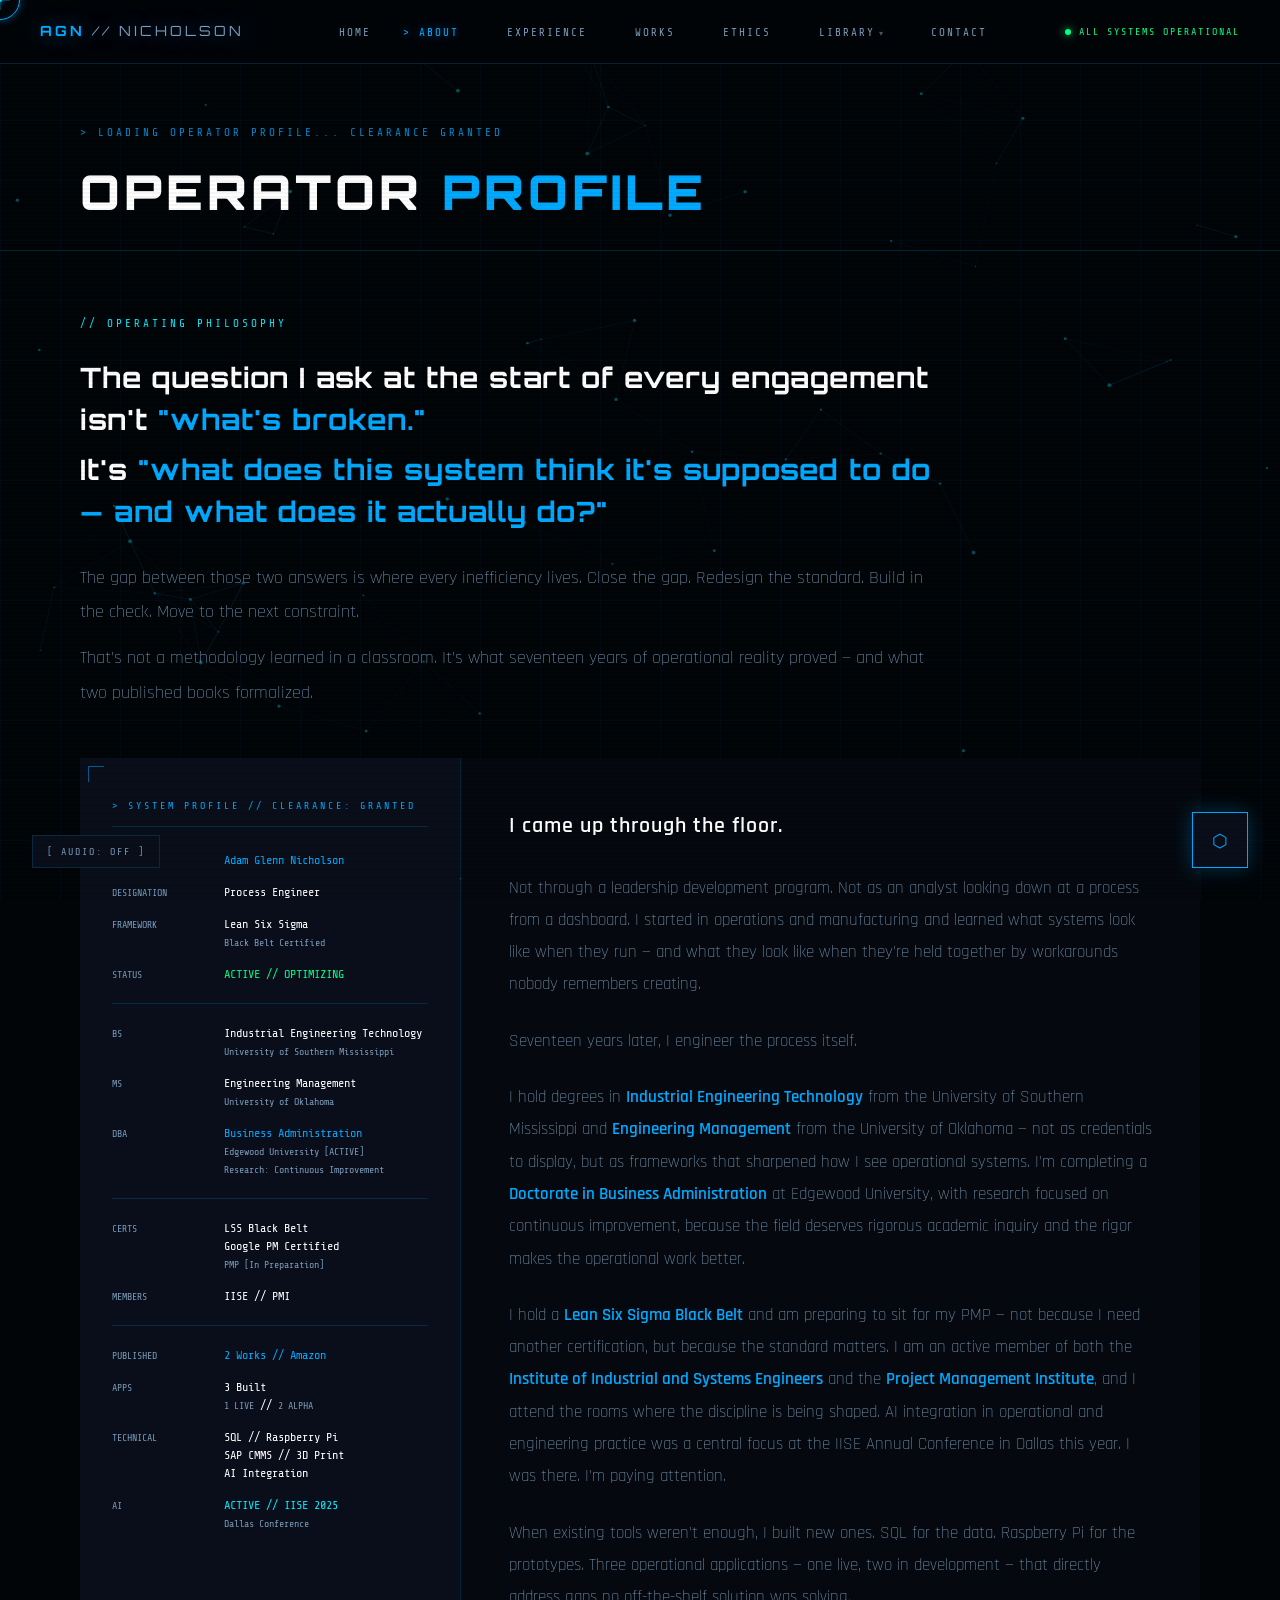
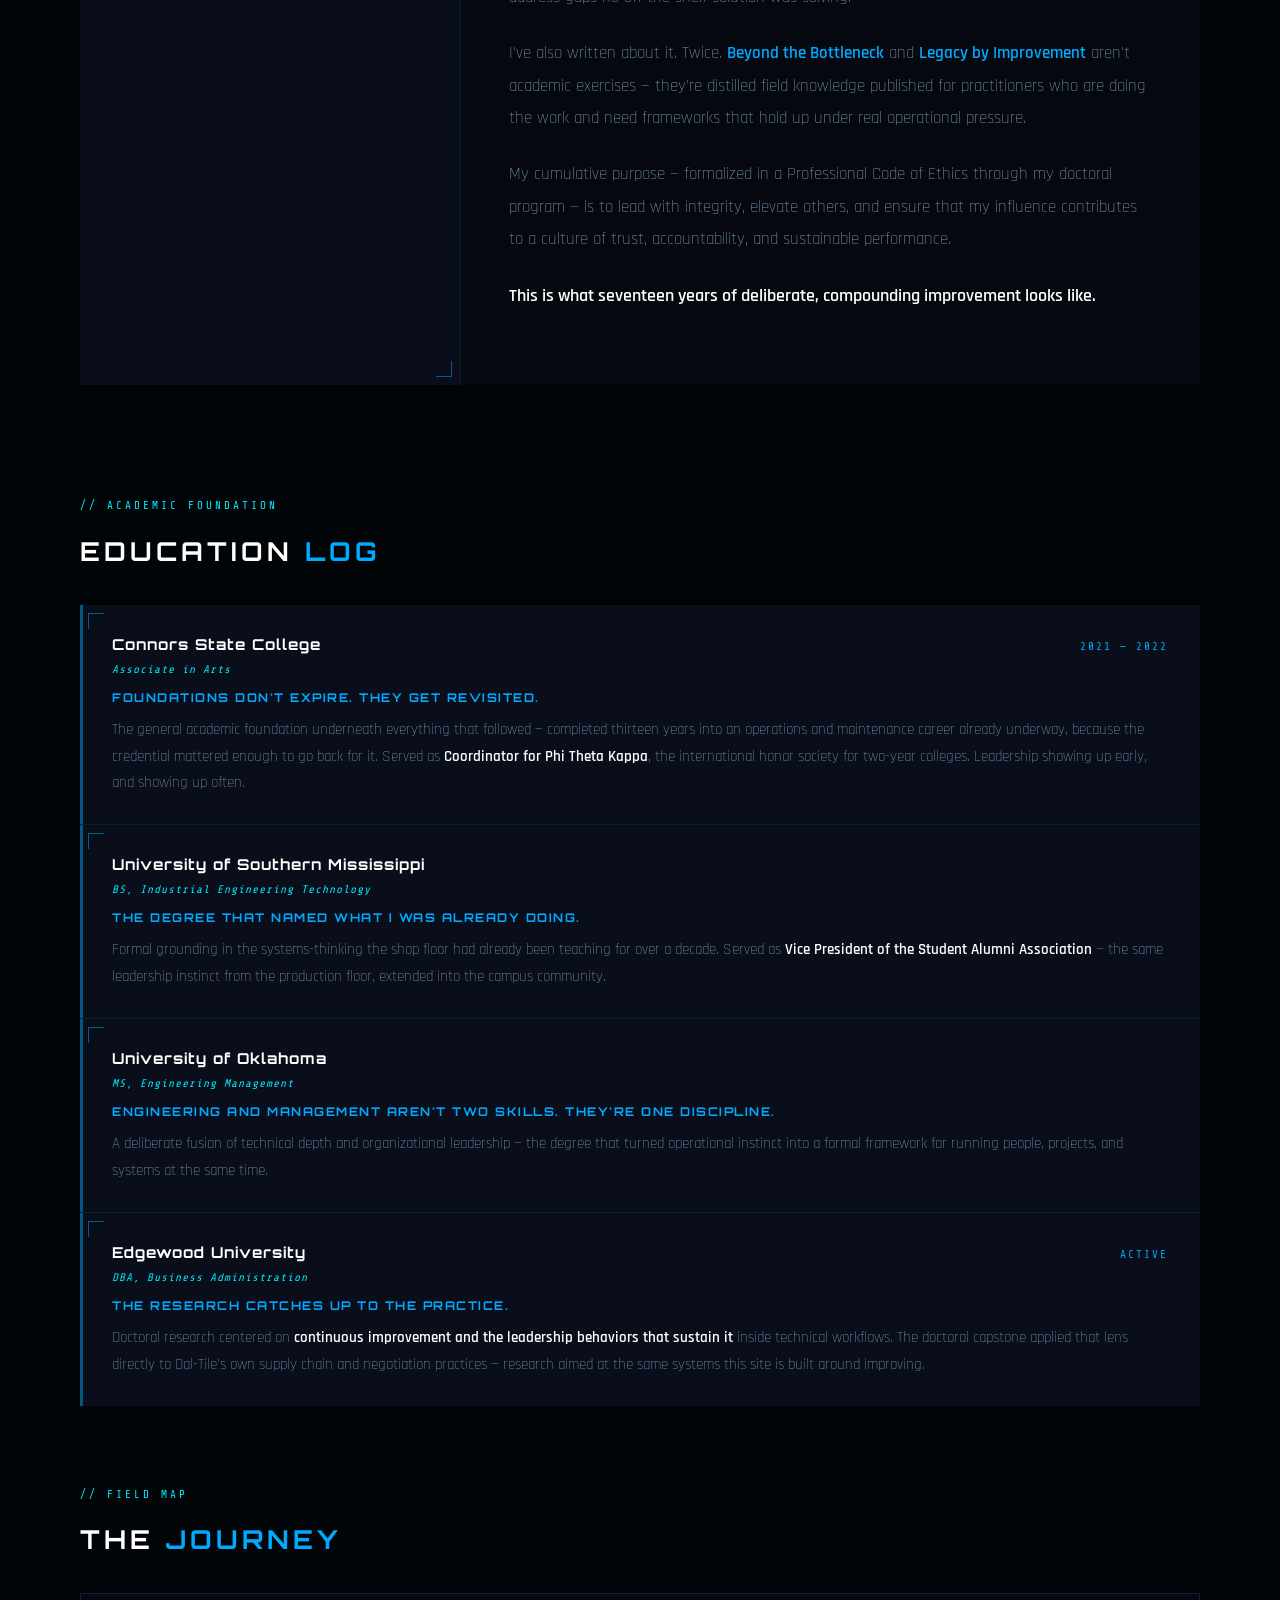
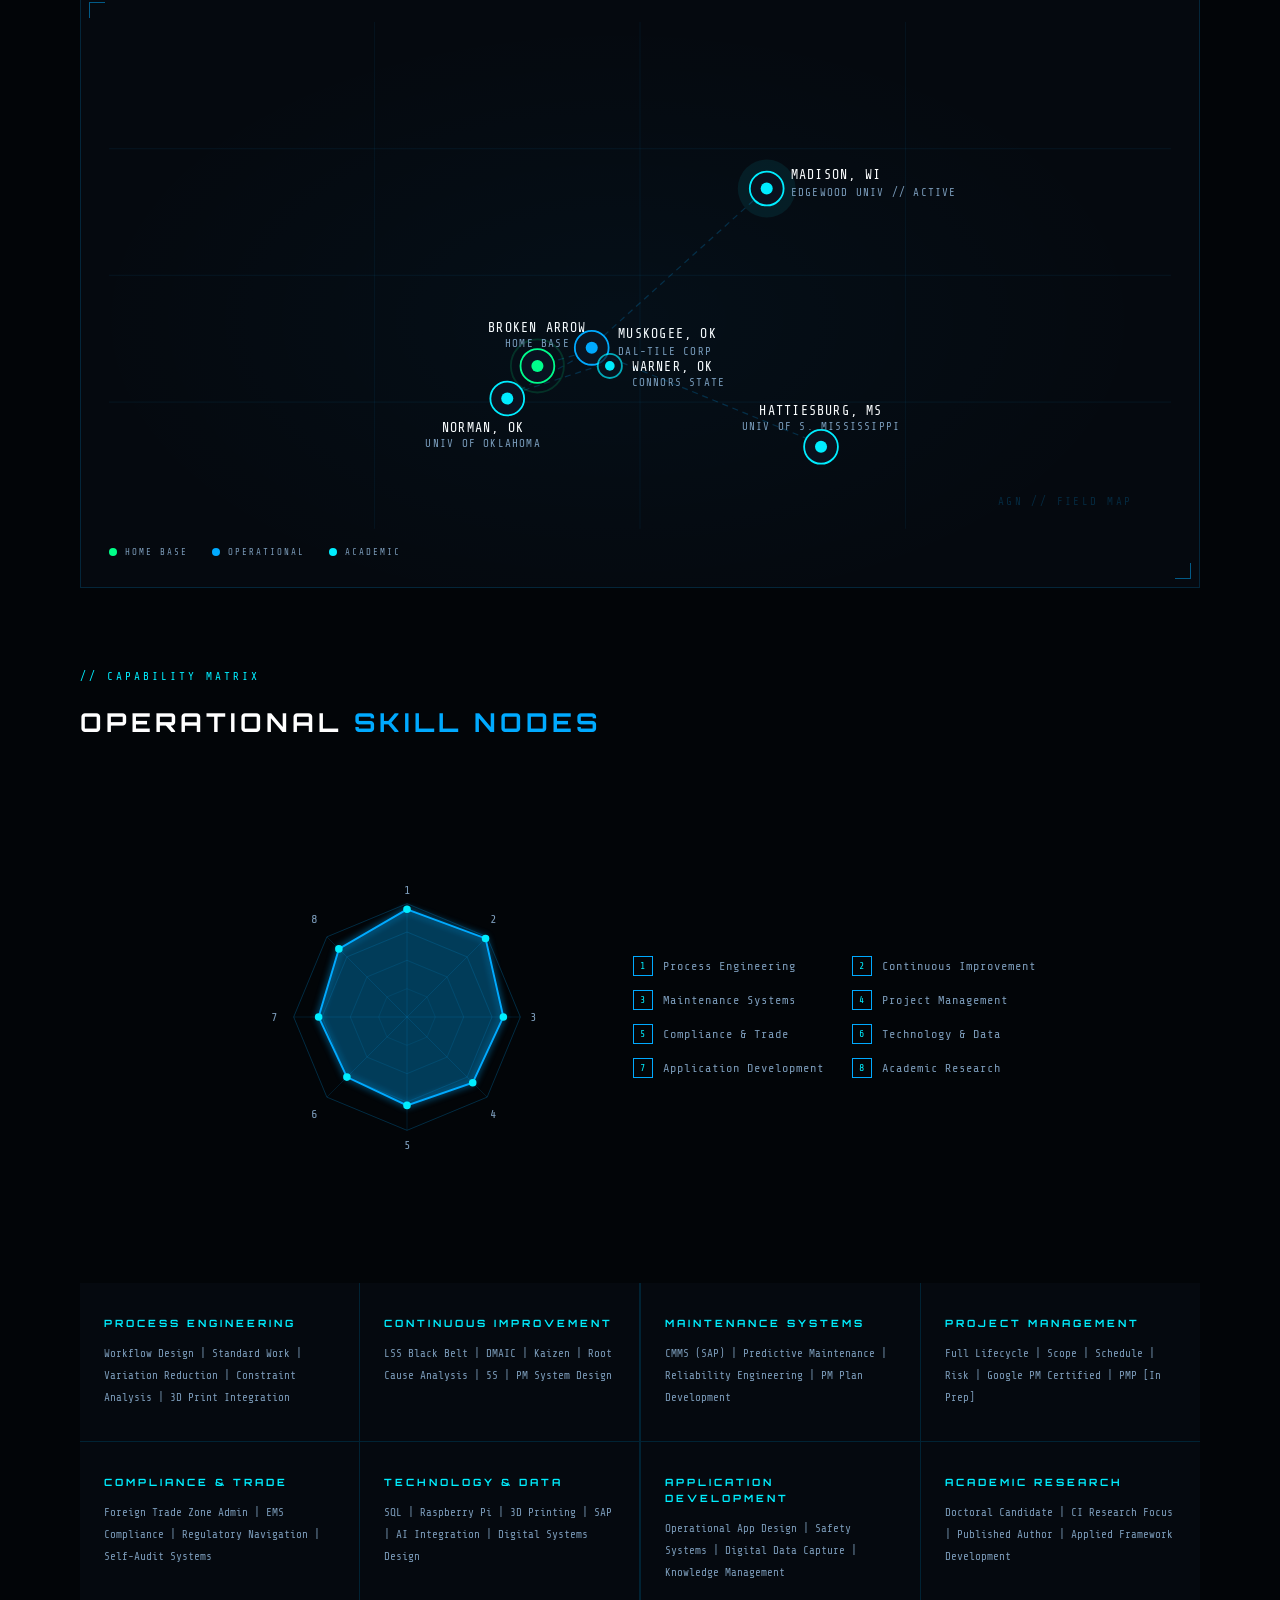
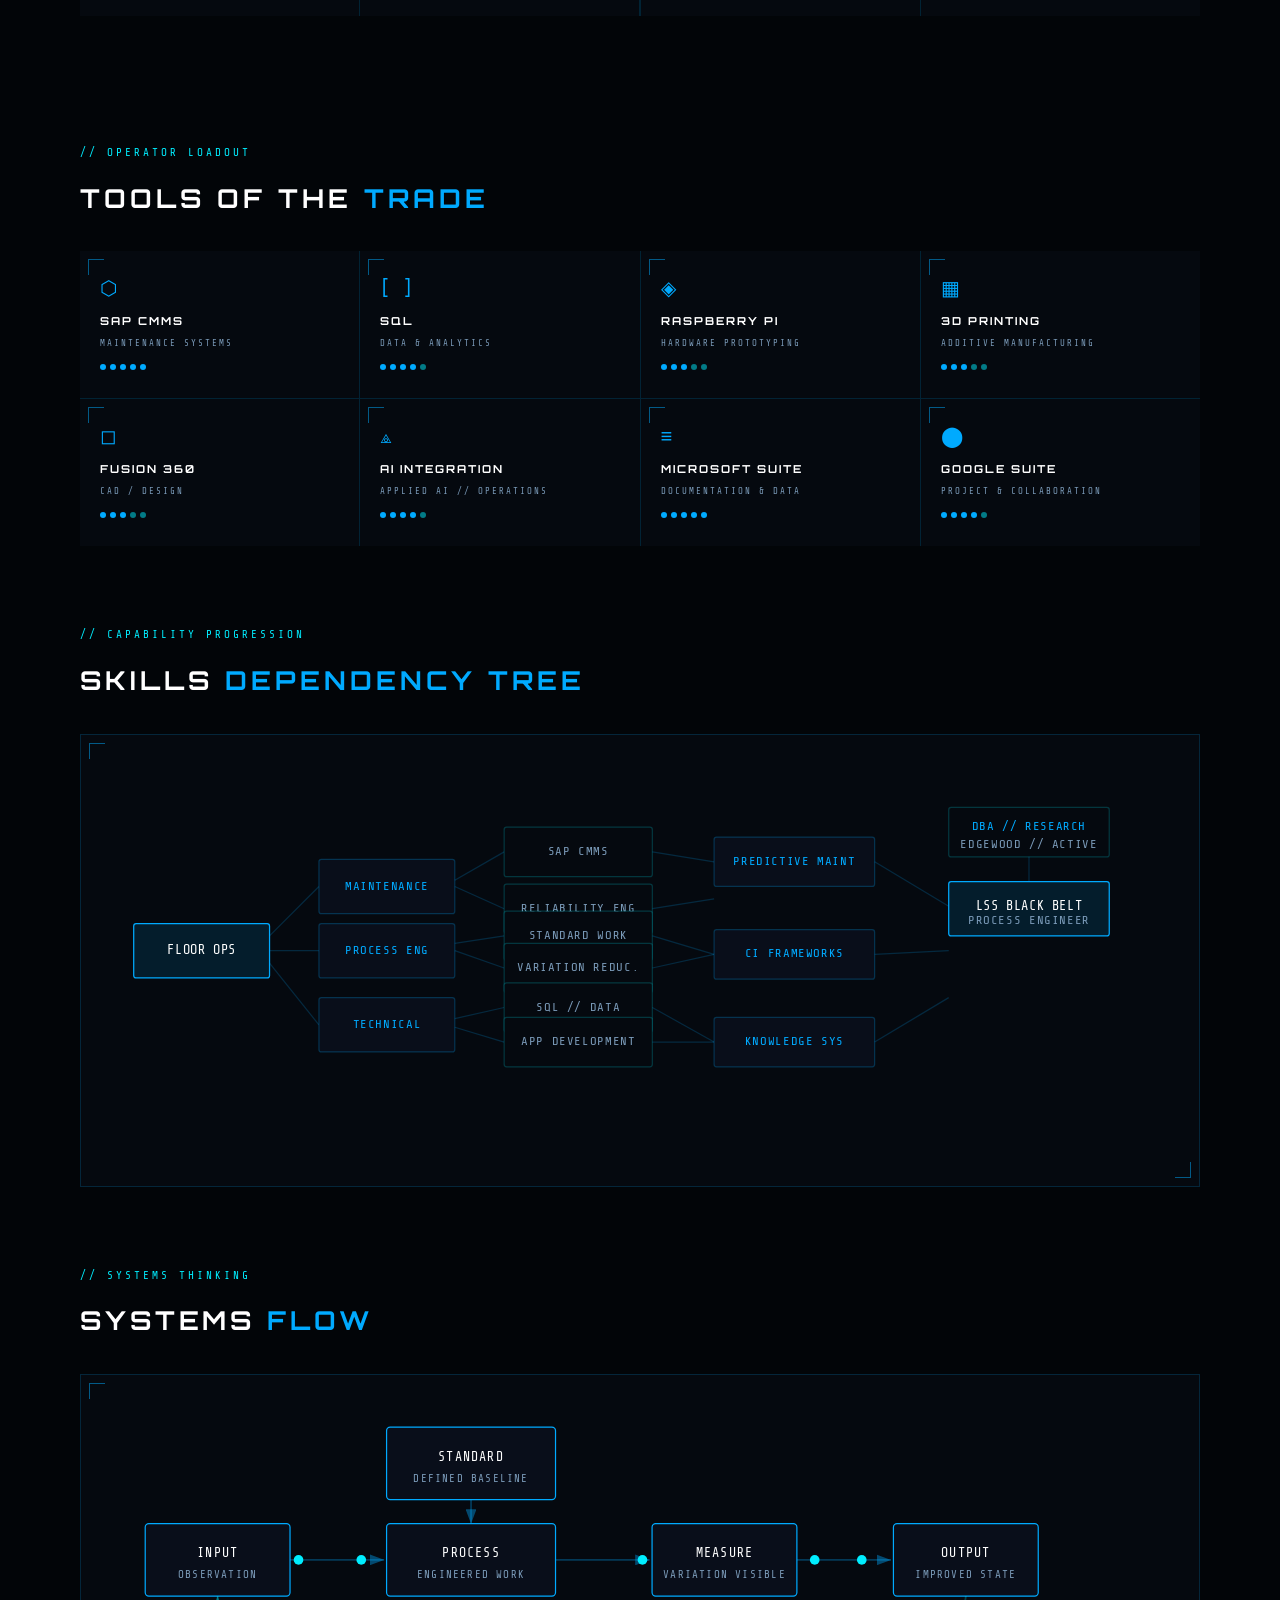
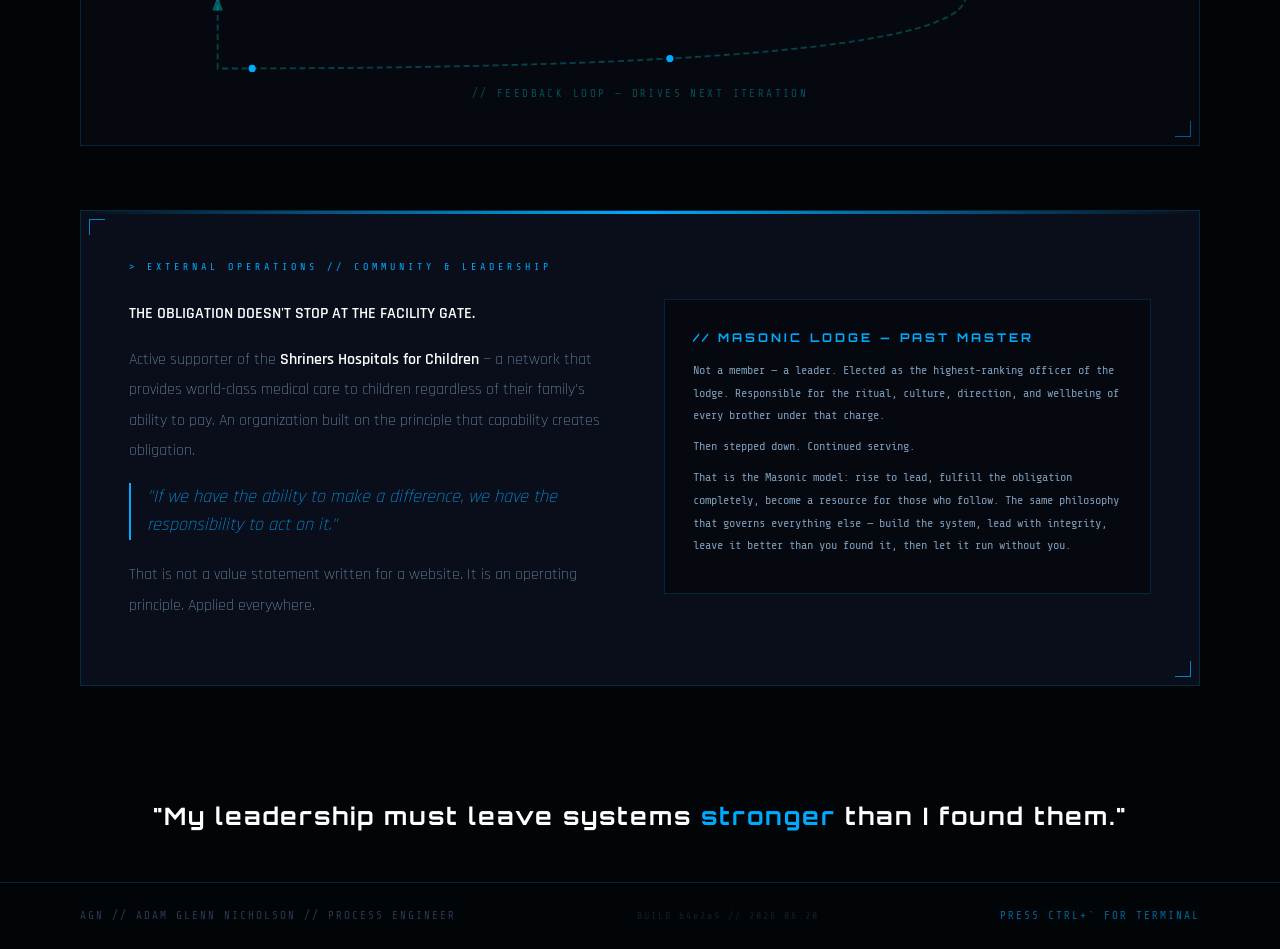
<file: about.html>
<!DOCTYPE html>
<html lang="en">
<head>
  <meta charset="UTF-8" />
  <meta name="viewport" content="width=device-width, initial-scale=1.0" />
  <title>AGN // About — Adam Glenn Nicholson</title>
  <meta name="description" content="The operator profile of Adam Glenn Nicholson — process engineer, doctoral candidate, and continuous improvement practitioner built on eliminating the conditions that create problems." />
  <meta name="theme-color" content="#00aaff" />
  <link rel="canonical" href="https://agn-portfolio.onrender.com/about.html" />
  <link rel="icon" type="image/svg+xml" href="assets/favicon.svg" />
  <link rel="apple-touch-icon" href="assets/apple-touch-icon.png" />
  <meta property="og:type" content="website" />
  <meta property="og:title" content="About — Adam Glenn Nicholson" />
  <meta property="og:description" content="Process engineer, doctoral candidate, Lean Six Sigma Black Belt. The philosophy and credentials behind 17+ years of operational systems work." />
  <meta property="og:image" content="https://agn-portfolio.onrender.com/assets/og-image.png" />
  <meta property="og:url" content="https://agn-portfolio.onrender.com/about.html" />
  <meta name="twitter:card" content="summary_large_image" />
  <meta name="twitter:title" content="About — Adam Glenn Nicholson" />
  <meta name="twitter:description" content="Process engineer, doctoral candidate, Lean Six Sigma Black Belt." />
  <meta name="twitter:image" content="https://agn-portfolio.onrender.com/assets/og-image.png" />
  <link rel="manifest" href="manifest.json" />
  <link rel="stylesheet" href="css/style.css" />
  <script type="application/ld+json">
  {
    "@context": "https://schema.org",
    "@type": "Person",
    "name": "Adam Glenn Nicholson",
    "jobTitle": "Process Engineer",
    "worksFor": {
      "@type": "Organization",
      "name": "Dal-Tile Corporation"
    },
    "alumniOf": [
      { "@type": "CollegeOrUniversity", "name": "Connors State College" },
      { "@type": "CollegeOrUniversity", "name": "University of Southern Mississippi" },
      { "@type": "CollegeOrUniversity", "name": "University of Oklahoma" },
      { "@type": "CollegeOrUniversity", "name": "Edgewood University" }
    ],
    "sameAs": [
      "https://www.linkedin.com/in/nicholson-adam/",
      "https://www.amazon.com/dp/B0FTK95KY9",
      "https://www.amazon.com/dp/B0FV8GQGXQ"
    ],
    "url": "https://agn-portfolio.onrender.com/"
  }
  </script>
  <style>
    /* ---- ABOUT PAGE SPECIFIC ---- */
    .about-grid {
      display: grid;
      grid-template-columns: 380px 1fr;
      gap: 1px;
      background: var(--border);
      margin: 48px 0;
    }

    /* LEFT — IDENTITY PANEL */
    .identity-panel {
      background: var(--panel);
      padding: 40px 32px;
      position: relative;
    }

    .identity-panel-header {
      font-family: var(--font-mono);
      font-size: 10px;
      color: var(--blue);
      letter-spacing: 3px;
      margin-bottom: 24px;
      padding-bottom: 12px;
      border-bottom: 1px solid var(--border);
    }

    .identity-row {
      display: flex;
      gap: 12px;
      margin-bottom: 14px;
      font-family: var(--font-mono);
      font-size: 12px;
      line-height: 1.5;
    }

    .identity-key {
      color: var(--grey);
      min-width: 100px;
      flex-shrink: 0;
      font-size: 10px;
      padding-top: 2px;
    }

    .identity-val {
      color: var(--white);
    }

    .identity-val.amber { color: var(--blue); }
    .identity-val.green { color: var(--green); }
    .identity-val.cyan  { color: var(--cyan);  }

    .identity-sub {
      color: var(--grey);
      font-size: 10px;
      margin-top: 2px;
    }

    .identity-divider {
      height: 1px;
      background: var(--border);
      margin: 20px 0;
    }

    /* RIGHT — BIO PANEL */
    .bio-panel {
      background: var(--dark-2);
      padding: 48px 48px;
    }

    .bio-panel p {
      font-family: var(--font-body);
      font-size: 17px;
      color: var(--grey);
      line-height: 1.9;
      font-weight: 300;
      margin-bottom: 24px;
    }

    .bio-panel p:first-child {
      font-size: 22px;
      color: var(--white);
      font-weight: 600;
      letter-spacing: 1px;
    }

    .bio-panel p strong,
    .bio-panel p em {
      color: var(--blue);
      font-style: normal;
      font-weight: 600;
    }

    /* SKILL NODES */
    .skills-section {
      padding: 64px 0;
    }

    .skill-hex-grid {
      display: grid;
      grid-template-columns: repeat(4, 1fr);
      gap: 1px;
      background: var(--border);
      margin-top: 32px;
    }

    .skill-node {
      background: var(--dark-2);
      padding: 32px 24px;
      position: relative;
      overflow: hidden;
      transition: background 0.3s;
      cursor: default;
    }

    .skill-node::after {
      content: '';
      position: absolute;
      bottom: 0; left: 0;
      width: 0; height: 2px;
      background: var(--cyan);
      transition: width 0.4s ease;
    }

    .skill-node:hover {
      background: var(--panel);
    }

    .skill-node:hover::after {
      width: 100%;
    }

    .skill-node-label {
      font-family: var(--font-display);
      font-size: 10px;
      font-weight: 700;
      color: var(--cyan);
      letter-spacing: 3px;
      text-transform: uppercase;
      margin-bottom: 12px;
    }

    .skill-node p {
      font-family: var(--font-mono);
      font-size: 11px;
      color: var(--grey);
      line-height: 2;
    }

    /* COMMUNITY SECTION */
    .community-section {
      border: 1px solid var(--border);
      background: var(--panel);
      padding: 48px;
      position: relative;
      margin: 48px 0;
    }

    .community-section::before {
      content: '';
      position: absolute;
      top: 0; left: 0;
      width: 100%; height: 3px;
      background: linear-gradient(90deg, transparent, var(--blue), transparent);
    }

    .community-header {
      font-family: var(--font-mono);
      font-size: 10px;
      color: var(--blue);
      letter-spacing: 4px;
      margin-bottom: 24px;
    }

    .community-body {
      display: grid;
      grid-template-columns: 1fr 1fr;
      gap: 48px;
      align-items: start;
    }

    .community-body p {
      font-family: var(--font-body);
      font-size: 16px;
      color: var(--grey);
      line-height: 1.9;
      font-weight: 300;
      margin-bottom: 16px;
    }

    .community-body p strong {
      color: var(--white);
      font-weight: 600;
    }

    .community-body em {
      display: block;
      font-family: var(--font-body);
      font-size: 18px;
      color: var(--blue);
      font-style: italic;
      font-weight: 300;
      line-height: 1.6;
      margin-top: 16px;
      padding-left: 16px;
      border-left: 2px solid var(--blue);
    }

    .community-masonic {
      background: var(--dark-2);
      border: 1px solid var(--border);
      padding: 28px;
    }

    .community-masonic-title {
      font-family: var(--font-display);
      font-size: 12px;
      font-weight: 700;
      color: var(--blue);
      letter-spacing: 3px;
      margin-bottom: 12px;
    }

    .community-masonic p {
      font-family: var(--font-mono);
      font-size: 12px;
      color: var(--grey);
      line-height: 1.9;
      margin-bottom: 8px;
    }

    /* CLOSING LINE */
    .about-closing {
      text-align: center;
      padding: 64px 0 48px;
    }

    .about-closing p {
      font-family: var(--font-display);
      font-size: clamp(16px, 2.5vw, 24px);
      font-weight: 700;
      color: var(--white);
      letter-spacing: 2px;
      line-height: 1.5;
    }

    .about-closing p span {
      color: var(--blue);
    }

    @media (max-width: 1024px) {
      .about-grid { grid-template-columns: 1fr; }
      .skill-hex-grid { grid-template-columns: repeat(2, 1fr); }
      .community-body { grid-template-columns: 1fr; gap: 24px; }
    }

    @media (max-width: 768px) {
      .skill-hex-grid { grid-template-columns: 1fr; }
      .bio-panel { padding: 32px 24px; }
    }
    /* EDUCATION LOG */
    .edu-section {
      padding: 64px 0 16px;
    }

    .edu-stack {
      display: flex;
      flex-direction: column;
      gap: 1px;
      background: var(--border);
      margin-top: 32px;
    }

    .edu-card {
      background: var(--panel);
      padding: 28px 32px;
      position: relative;
      overflow: hidden;
      transition: border-color 0.3s;
    }

    .edu-card::before {
      content: '';
      position: absolute;
      top: 0; left: 0;
      width: 3px; height: 100%;
      background: var(--blue);
      opacity: 0.45;
    }

    .edu-card-header {
      display: flex;
      justify-content: space-between;
      align-items: baseline;
      flex-wrap: wrap;
      gap: 8px;
      margin-bottom: 4px;
    }

    .edu-org {
      font-family: var(--font-display);
      font-size: 15px;
      font-weight: 700;
      color: var(--white);
      letter-spacing: 1px;
    }

    .edu-degree {
      font-family: var(--font-mono);
      font-size: 11px;
      color: var(--cyan);
      letter-spacing: 1px;
      font-style: italic;
      margin-bottom: 10px;
    }

    .edu-dates {
      font-family: var(--font-mono);
      font-size: 11px;
      color: var(--blue);
      letter-spacing: 2px;
      flex-shrink: 0;
    }

    .edu-headline {
      font-family: var(--font-display);
      font-size: 12px;
      font-weight: 700;
      color: var(--blue);
      letter-spacing: 1.5px;
      text-transform: uppercase;
      margin-bottom: 10px;
    }

    .edu-body {
      font-family: var(--font-body);
      font-size: 14.5px;
      color: var(--grey);
      line-height: 1.8;
      font-weight: 300;
    }

    .edu-body strong {
      color: var(--white);
      font-weight: 600;
    }

    @media (max-width: 768px) {
      .edu-card { padding: 22px 20px; }
    }

    /* ---- FIELD MAP (5.6) ---- */
    .field-map-section { padding: 64px 0 16px; }
    .field-map-wrap {
      margin-top: 32px;
      background: var(--dark-2);
      border: 1px solid var(--border);
      padding: 28px;
      position: relative;
      overflow: hidden;
    }
    .field-map-wrap::before {
      content: '';
      position: absolute;
      inset: 0;
      background: radial-gradient(ellipse at 48% 55%, rgba(0,170,255,0.04) 0%, transparent 65%);
      pointer-events: none;
    }
    .field-map-svg { width: 100%; height: auto; display: block; overflow: visible; }
    .map-grid-line { stroke: rgba(0,170,255,0.06); stroke-width: 1; }
    .map-route { stroke: rgba(0,170,255,0.22); stroke-width: 1; stroke-dasharray: 5 4; fill: none; }
    .map-pin-outer { fill: var(--panel); stroke-width: 1.5; }
    .map-pin-outer.home  { stroke: var(--green); }
    .map-pin-outer.work  { stroke: var(--blue); }
    .map-pin-outer.edu   { stroke: var(--cyan); }
    .map-pin-dot.home    { fill: var(--green); }
    .map-pin-dot.work    { fill: var(--blue); }
    .map-pin-dot.edu     { fill: var(--cyan); }
    .map-pulse { animation: map-pulse-anim 2.5s ease-in-out infinite; transform-origin: center; }
    @keyframes map-pulse-anim { 0%,100%{opacity:0.2;} 50%{opacity:0.6;} }
    .map-city { font-family:'Share Tech Mono',monospace; font-size:11px; fill:var(--white); letter-spacing:1px; }
    .map-sub  { font-family:'Share Tech Mono',monospace; font-size:9px;  fill:var(--grey);  letter-spacing:1px; }
    .map-legend { display:flex; gap:24px; margin-top:16px; flex-wrap:wrap; }
    .map-legend-item { font-family:var(--font-mono); font-size:9px; color:var(--grey); letter-spacing:2px; display:flex; align-items:center; gap:8px; }
    .map-legend-dot { width:8px; height:8px; border-radius:50%; flex-shrink:0; }
    @media (prefers-reduced-motion:reduce) { .map-pulse { animation:none!important; opacity:0.4!important; } }

    /* ---- TOOLS OF THE TRADE (5.11) ---- */
    .tools-section { padding: 64px 0 16px; }
    .tools-grid {
      display: grid;
      grid-template-columns: repeat(4, 1fr);
      gap: 1px;
      background: var(--border);
      margin-top: 32px;
    }
    .tool-card {
      background: var(--dark-2);
      padding: 28px 20px;
      position: relative;
      transition: background 0.3s;
      display: flex;
      flex-direction: column;
    }
    .tool-card:hover { background: var(--panel); }
    .tool-card::after {
      content:''; position:absolute; bottom:0; left:0;
      width:0; height:2px; background:var(--cyan);
      transition:width 0.4s ease;
    }
    .tool-card:hover::after { width:100%; }
    .tool-icon {
      font-family: var(--font-mono);
      font-size: 20px;
      color: var(--blue);
      margin-bottom: 14px;
      line-height: 1;
    }
    .tool-name {
      font-family: var(--font-display);
      font-size: 11px;
      font-weight: 700;
      color: var(--white);
      letter-spacing: 2px;
      text-transform: uppercase;
      margin-bottom: 5px;
    }
    .tool-cat {
      font-family: var(--font-mono);
      font-size: 9px;
      color: var(--grey);
      letter-spacing: 2px;
      margin-bottom: 14px;
      flex: 1;
    }
    .tool-dots { display:flex; gap:4px; margin-top:auto; }
    .tool-dot {
      width: 6px; height: 6px;
      border-radius: 50%;
      background: var(--grey-dim);
    }
    .tool-dot.lit { background: var(--blue); }
    .tool-dot.dim { background: var(--cyan); opacity:0.5; }
    @media (max-width:1024px) { .tools-grid { grid-template-columns: repeat(2,1fr); } }
    @media (max-width:600px)  { .tools-grid { grid-template-columns: 1fr; } }

    /* ---- SKILLS DEPENDENCY TREE (5.8) ---- */
    .skills-tree-section { padding: 64px 0 16px; }
    .skills-tree-wrap {
      margin-top: 32px;
      background: var(--dark-2);
      border: 1px solid var(--border);
      padding: 28px;
      position: relative;
      overflow-x: auto;
    }
    .skills-tree-svg { width: 100%; min-width: 600px; height: auto; display: block; }
    .tree-line   { stroke: rgba(0,170,255,0.2); stroke-width: 1; fill: none; }
    .tree-box    { fill:var(--panel); stroke:var(--border); stroke-width:1; rx:2; }
    .tree-box.root  { fill:rgba(0,170,255,0.12); stroke:var(--blue); }
    .tree-box.mid   { fill:var(--panel); stroke:rgba(0,170,255,0.25); }
    .tree-box.leaf  { fill:var(--dark-2); stroke:rgba(0,238,255,0.2); }
    .tree-txt    { font-family:'Share Tech Mono',monospace; font-size:10px; fill:var(--grey); text-anchor:middle; dominant-baseline:middle; letter-spacing:0.5px; }
    .tree-txt.root { fill:var(--white); font-size:11px; }
    .tree-txt.mid  { fill:var(--blue); }

    /* ---- SYSTEMS FLOW (5.7) ---- */
    .sysflow-section { padding: 64px 0 16px; }
    .sysflow-wrap {
      margin-top: 32px;
      background: var(--dark-2);
      border: 1px solid var(--border);
      padding: 28px;
      position: relative;
    }
    .sysflow-svg { width: 100%; height: auto; display: block; overflow: visible; }
    .sf-box    { fill:var(--panel); stroke:var(--blue); stroke-width:1; }
    .sf-line   { stroke:rgba(0,170,255,0.3); stroke-width:1.5; fill:none; marker-end:url(#arrowhead); }
    .sf-loop   { stroke:rgba(0,238,255,0.25); stroke-width:1.5; fill:none; stroke-dasharray:5 3; marker-end:url(#arrowhead-cyan); }
    .sf-label  { font-family:'Share Tech Mono',monospace; font-size:11px; fill:var(--white); text-anchor:middle; dominant-baseline:middle; letter-spacing:1px; }
    .sf-sublabel { font-family:'Share Tech Mono',monospace; font-size:9px; fill:var(--grey); text-anchor:middle; dominant-baseline:middle; letter-spacing:1px; }
    .sf-packet { fill:var(--cyan); r:4; }
    .sf-packet-blue { fill:var(--blue); r:3; }

    /* Data packet travel animations */
    @keyframes travel-right  { 0%{opacity:0} 5%{opacity:0.9} 90%{opacity:0.9} 100%{opacity:0} }
    @keyframes travel-down   { 0%{opacity:0} 5%{opacity:0.9} 90%{opacity:0.9} 100%{opacity:0} }
    .p1 { animation: travel-right 2.4s  linear infinite; }
    .p2 { animation: travel-right 2.4s  linear infinite 0.8s; }
    .p3 { animation: travel-right 2.4s  linear infinite 1.6s; }
    .p4 { animation: travel-right 2.2s  linear infinite 0.4s; }
    .p5 { animation: travel-right 2.2s  linear infinite 1.2s; }
    .p6 { animation: travel-down  3s    linear infinite; }
    .p7 { animation: travel-down  3s    linear infinite 1.5s; }
    @media (prefers-reduced-motion:reduce) {
      .sf-packet, .sf-packet-blue { animation:none!important; opacity:0!important; }
    }
  </style>
</head>
<body>

  <a href="#main-content" class="skip-link">Skip to main content</a>
  <div id="page-transition"></div>
  <canvas id="particle-canvas"></canvas>
  <button id="sound-toggle" aria-label="Toggle audio">[ AUDIO: OFF ]</button>

  <!-- CURSOR -->
  <div class="cursor">
    <div class="cursor-dot"></div>
    <div class="cursor-cross-h"></div>
    <div class="cursor-cross-v"></div>
  </div>
  <div class="cursor-ring"></div>

  <!-- SCAN LINE -->
  <div class="scan-line"></div>

  <!-- NAVIGATION -->
  <nav>
    <div class="nav-logo">AGN <span>// NICHOLSON</span></div>
    <ul class="nav-links">
      <li><a href="index.html">Home</a></li>
      <li><a href="about.html" class="active">About</a></li>
      <li><a href="experience.html">Experience</a></li>
      <li><a href="works.html">Works</a></li>
      <li><a href="ethics.html">Ethics</a></li>
      <li class="nav-has-dropdown">
        <a href="#" class="nav-dropdown-toggle" aria-haspopup="true" aria-expanded="false">Library</a>
        <ul class="nav-dropdown-menu">
          <li><a href="manifesto.html">Manifesto</a></li>
          <li><a href="buildlog.html">Build Log</a></li>
          <li><a href="lexicon.html">Lexicon</a></li>
          <li><a href="origin.html">Origin</a></li>
          <li><a href="doctrine.html">Doctrine</a></li>
          <li><a href="reading.html">Reading</a></li>
        </ul>
      </li>
      <li><a href="contact.html">Contact</a></li>
    </ul>
    <button class="nav-hamburger" id="nav-hamburger" aria-label="Toggle navigation menu" aria-expanded="false">
      <span></span><span></span><span></span>
    </button>
    <div class="nav-status">ALL SYSTEMS OPERATIONAL</div>
  </nav>

  <main class="page-wrapper" id="main-content">

    <!-- PAGE HEADER -->
    <div class="page-header">
      <div class="page-header-label">> LOADING OPERATOR PROFILE... CLEARANCE GRANTED</div>
      <h1>OPERATOR <span>PROFILE</span></h1>
    </div>

    <div class="container">

      <!-- OPENING PHILOSOPHY -->
      <div style="padding: 64px 0 0;">
        <div class="section-label reveal">// OPERATING PHILOSOPHY</div>
        <div style="max-width: 860px; margin-top: 24px;" class="reveal">
          <p style="font-family: var(--font-display); font-size: clamp(18px, 2.5vw, 28px); font-weight: 700; color: var(--white); line-height: 1.5; letter-spacing: 1px;">
            The question I ask at the start of every engagement isn't <span style="color:var(--blue)">"what's broken."</span>
          </p>
          <p style="font-family: var(--font-display); font-size: clamp(18px, 2.5vw, 28px); font-weight: 700; color: var(--white); line-height: 1.5; letter-spacing: 1px; margin-top: 8px;">
            It's <span style="color:var(--blue)">"what does this system think it's supposed to do — and what does it actually do?"</span>
          </p>
          <p style="font-family: var(--font-body); font-size: 18px; color: var(--grey); line-height: 1.9; font-weight: 300; margin-top: 28px;">
            The gap between those two answers is where every inefficiency lives. Close the gap. Redesign the standard. Build in the check. Move to the next constraint.
          </p>
          <p style="font-family: var(--font-body); font-size: 18px; color: var(--grey); line-height: 1.9; font-weight: 300; margin-top: 12px;">
            That's not a methodology learned in a classroom. It's what seventeen years of operational reality proved — and what two published books formalized.
          </p>
        </div>
      </div>

      <!-- IDENTITY + BIO GRID -->
      <div class="about-grid reveal">

        <!-- LEFT: IDENTITY PANEL -->
        <div class="identity-panel">
          <div class="bracket-tl"></div>
          <div class="bracket-br"></div>
          <div class="identity-panel-header">> SYSTEM PROFILE // CLEARANCE: GRANTED</div>

          <div class="identity-row">
            <div class="identity-key">OPERATOR</div>
            <div class="identity-val amber">Adam Glenn Nicholson</div>
          </div>

          <div class="identity-row">
            <div class="identity-key">DESIGNATION</div>
            <div class="identity-val">Process Engineer</div>
          </div>

          <div class="identity-row">
            <div class="identity-key">FRAMEWORK</div>
            <div class="identity-val">Lean Six Sigma<br><span class="identity-sub">Black Belt Certified</span></div>
          </div>

          <div class="identity-row">
            <div class="identity-key">STATUS</div>
            <div class="identity-val green">ACTIVE // OPTIMIZING</div>
          </div>

          <div class="identity-divider"></div>

          <div class="identity-row">
            <div class="identity-key">BS</div>
            <div class="identity-val">Industrial Engineering Technology<br><span class="identity-sub">University of Southern Mississippi</span></div>
          </div>

          <div class="identity-row">
            <div class="identity-key">MS</div>
            <div class="identity-val">Engineering Management<br><span class="identity-sub">University of Oklahoma</span></div>
          </div>

          <div class="identity-row">
            <div class="identity-key">DBA</div>
            <div class="identity-val amber">Business Administration<br><span class="identity-sub">Edgewood University [ACTIVE]</span><br><span class="identity-sub">Research: Continuous Improvement</span></div>
          </div>

          <div class="identity-divider"></div>

          <div class="identity-row">
            <div class="identity-key">CERTS</div>
            <div class="identity-val">LSS Black Belt<br>Google PM Certified<br><span class="identity-sub amber">PMP [In Preparation]</span></div>
          </div>

          <div class="identity-row">
            <div class="identity-key">MEMBERS</div>
            <div class="identity-val">IISE // PMI</div>
          </div>

          <div class="identity-divider"></div>

          <div class="identity-row">
            <div class="identity-key">PUBLISHED</div>
            <div class="identity-val amber">2 Works // Amazon</div>
          </div>

          <div class="identity-row">
            <div class="identity-key">APPS</div>
            <div class="identity-val">3 Built<br><span class="identity-sub green">1 LIVE</span> // <span class="identity-sub amber">2 ALPHA</span></div>
          </div>

          <div class="identity-row">
            <div class="identity-key">TECHNICAL</div>
            <div class="identity-val">SQL // Raspberry Pi<br>SAP CMMS // 3D Print<br>AI Integration</div>
          </div>

          <div class="identity-row">
            <div class="identity-key">AI</div>
            <div class="identity-val cyan">ACTIVE // IISE 2025<br><span class="identity-sub">Dallas Conference</span></div>
          </div>
        </div>

        <!-- RIGHT: BIO -->
        <div class="bio-panel">
          <p>I came up through the floor.</p>
          <p>Not through a leadership development program. Not as an analyst looking down at a process from a dashboard. I started in operations and manufacturing and learned what systems look like when they run — and what they look like when they're held together by workarounds nobody remembers creating.</p>
          <p>Seventeen years later, I engineer the process itself.</p>
          <p>I hold degrees in <em>Industrial Engineering Technology</em> from the University of Southern Mississippi and <em>Engineering Management</em> from the University of Oklahoma — not as credentials to display, but as frameworks that sharpened how I see operational systems. I'm completing a <em>Doctorate in Business Administration</em> at Edgewood University, with research focused on continuous improvement, because the field deserves rigorous academic inquiry and the rigor makes the operational work better.</p>
          <p>I hold a <em>Lean Six Sigma Black Belt</em> and am preparing to sit for my PMP — not because I need another certification, but because the standard matters. I am an active member of both the <em>Institute of Industrial and Systems Engineers</em> and the <em>Project Management Institute</em>, and I attend the rooms where the discipline is being shaped. AI integration in operational and engineering practice was a central focus at the IISE Annual Conference in Dallas this year. I was there. I'm paying attention.</p>
          <p>When existing tools weren't enough, I built new ones. SQL for the data. Raspberry Pi for the prototypes. Three operational applications — one live, two in development — that directly address gaps no off-the-shelf solution was solving.</p>
          <p>I've also written about it. Twice. <em>Beyond the Bottleneck</em> and <em>Legacy by Improvement</em> aren't academic exercises — they're distilled field knowledge published for practitioners who are doing the work and need frameworks that hold up under real operational pressure.</p>
          <p>My cumulative purpose — formalized in a Professional Code of Ethics through my doctoral program — is to lead with integrity, elevate others, and ensure that my influence contributes to a culture of trust, accountability, and sustainable performance.</p>
          <p style="color: var(--white); font-size: 18px; font-weight: 600;">This is what seventeen years of deliberate, compounding improvement looks like.</p>
        </div>

      </div><!-- end about-grid -->

      <!-- EDUCATION LOG -->
      <div class="edu-section">
        <div class="section-label reveal">// ACADEMIC FOUNDATION</div>
        <div class="section-title reveal">EDUCATION <span>LOG</span></div>
        <div class="edu-stack">

          <div class="edu-card reveal">
            <div class="bracket-tl"></div>
            <div class="edu-card-header">
              <div class="edu-org">Connors State College</div>
              <div class="edu-dates">2021 — 2022</div>
            </div>
            <div class="edu-degree">Associate in Arts</div>
            <div class="edu-headline">FOUNDATIONS DON'T EXPIRE. THEY GET REVISITED.</div>
            <div class="edu-body">
              <p>The general academic foundation underneath everything that followed — completed thirteen years into an operations and maintenance career already underway, because the credential mattered enough to go back for it. Served as <strong>Coordinator for Phi Theta Kappa</strong>, the international honor society for two-year colleges. Leadership showing up early, and showing up often.</p>
            </div>
          </div>

          <div class="edu-card reveal">
            <div class="bracket-tl"></div>
            <div class="edu-card-header">
              <div class="edu-org">University of Southern Mississippi</div>
            </div>
            <div class="edu-degree">BS, Industrial Engineering Technology</div>
            <div class="edu-headline">THE DEGREE THAT NAMED WHAT I WAS ALREADY DOING.</div>
            <div class="edu-body">
              <p>Formal grounding in the systems-thinking the shop floor had already been teaching for over a decade. Served as <strong>Vice President of the Student Alumni Association</strong> — the same leadership instinct from the production floor, extended into the campus community.</p>
            </div>
          </div>

          <div class="edu-card reveal">
            <div class="bracket-tl"></div>
            <div class="edu-card-header">
              <div class="edu-org">University of Oklahoma</div>
            </div>
            <div class="edu-degree">MS, Engineering Management</div>
            <div class="edu-headline">ENGINEERING AND MANAGEMENT AREN'T TWO SKILLS. THEY'RE ONE DISCIPLINE.</div>
            <div class="edu-body">
              <p>A deliberate fusion of technical depth and organizational leadership — the degree that turned operational instinct into a formal framework for running people, projects, and systems at the same time.</p>
            </div>
          </div>

          <div class="edu-card reveal">
            <div class="bracket-tl"></div>
            <div class="edu-card-header">
              <div class="edu-org">Edgewood University</div>
              <div class="edu-dates">ACTIVE</div>
            </div>
            <div class="edu-degree">DBA, Business Administration</div>
            <div class="edu-headline">THE RESEARCH CATCHES UP TO THE PRACTICE.</div>
            <div class="edu-body">
              <p>Doctoral research centered on <strong>continuous improvement and the leadership behaviors that sustain it</strong> inside technical workflows. The doctoral capstone applied that lens directly to Dal-Tile's own supply chain and negotiation practices — research aimed at the same systems this site is built around improving.</p>
            </div>
          </div>

        </div>
      </div>

      <!-- FIELD MAP (5.6) -->
      <div class="field-map-section">
        <div class="section-label reveal">// FIELD MAP</div>
        <div class="section-title reveal">THE <span>JOURNEY</span></div>
        <div class="field-map-wrap reveal">
          <div class="bracket-tl"></div>
          <div class="bracket-br"></div>

          <svg class="field-map-svg" viewBox="0 0 880 420" xmlns="http://www.w3.org/2000/svg" aria-label="Geographic journey map showing key locations">

            <!-- Grid lines -->
            <g>
              <line class="map-grid-line" x1="0" y1="105" x2="880" y2="105"/>
              <line class="map-grid-line" x1="0" y1="210" x2="880" y2="210"/>
              <line class="map-grid-line" x1="0" y1="315" x2="880" y2="315"/>
              <line class="map-grid-line" x1="220" y1="0" x2="220" y2="420"/>
              <line class="map-grid-line" x1="440" y1="0" x2="440" y2="420"/>
              <line class="map-grid-line" x1="660" y1="0" x2="660" y2="420"/>
            </g>

            <!-- Route lines -->
            <!-- Home (Broken Arrow) → Muskogee (Dal-Tile) -->
            <line class="map-route" x1="355" y1="285" x2="400" y2="272"/>
            <!-- Muskogee → Norman (OU) -->
            <line class="map-route" x1="400" y1="272" x2="335" y2="308"/>
            <!-- Norman → Warner/Connors -->
            <line class="map-route" x1="335" y1="308" x2="415" y2="282"/>
            <!-- Oklahoma cluster → Hattiesburg (USM) -->
            <line class="map-route" x1="400" y1="272" x2="590" y2="350"/>
            <!-- Oklahoma cluster → Madison (Edgewood) -->
            <line class="map-route" x1="390" y1="278" x2="545" y2="138"/>

            <!-- NODE: Broken Arrow, OK (HOME) -->
            <g transform="translate(355,285)">
              <circle r="22" class="map-pin-outer home" opacity="0.15" class="map-pulse"/>
              <circle r="14" class="map-pin-outer home"/>
              <circle r="5"  class="map-pin-dot home"/>
              <text x="0" y="-28" text-anchor="middle" class="map-city">BROKEN ARROW</text>
              <text x="0" y="-16" text-anchor="middle" class="map-sub">HOME BASE</text>
            </g>

            <!-- NODE: Muskogee, OK (DAL-TILE) -->
            <g transform="translate(400,270)">
              <circle r="14" class="map-pin-outer work"/>
              <circle r="5"  class="map-pin-dot work"/>
              <text x="22" y="-8" text-anchor="start" class="map-city">MUSKOGEE, OK</text>
              <text x="22" y="6"  text-anchor="start" class="map-sub">DAL-TILE CORP</text>
            </g>

            <!-- NODE: Norman, OK (OU) -->
            <g transform="translate(330,312)">
              <circle r="14" class="map-pin-outer edu"/>
              <circle r="5"  class="map-pin-dot edu"/>
              <text x="-20" y="28"  text-anchor="middle" class="map-city">NORMAN, OK</text>
              <text x="-20" y="40"  text-anchor="middle" class="map-sub">UNIV OF OKLAHOMA</text>
            </g>

            <!-- NODE: Warner, OK (Connors State) -->
            <g transform="translate(415,285)">
              <circle r="10" class="map-pin-outer edu" opacity="0.7"/>
              <circle r="4"  class="map-pin-dot edu"/>
              <text x="18" y="4"   text-anchor="start" class="map-city">WARNER, OK</text>
              <text x="18" y="17"  text-anchor="start" class="map-sub">CONNORS STATE</text>
            </g>

            <!-- NODE: Hattiesburg, MS (USM) -->
            <g transform="translate(590,352)">
              <circle r="14" class="map-pin-outer edu"/>
              <circle r="5"  class="map-pin-dot edu"/>
              <text x="0" y="-26" text-anchor="middle" class="map-city">HATTIESBURG, MS</text>
              <text x="0" y="-14" text-anchor="middle" class="map-sub">UNIV OF S. MISSISSIPPI</text>
            </g>

            <!-- NODE: Madison, WI (Edgewood) — active pulse -->
            <g transform="translate(545,138)">
              <circle r="24" fill="rgba(0,238,255,0.08)" class="map-pulse"/>
              <circle r="14" class="map-pin-outer edu" stroke="var(--cyan)"/>
              <circle r="5"  fill="var(--cyan)"/>
              <text x="20" y="-8"  text-anchor="start" class="map-city">MADISON, WI</text>
              <text x="20" y="6"   text-anchor="start" class="map-sub">EDGEWOOD UNIV // ACTIVE</text>
            </g>

            <!-- Compass label -->
            <text x="848" y="400" text-anchor="end" style="font-family:'Share Tech Mono',monospace;font-size:9px;fill:rgba(0,170,255,0.2);letter-spacing:2px;">AGN // FIELD MAP</text>

          </svg>

          <div class="map-legend">
            <div class="map-legend-item">
              <div class="map-legend-dot" style="background:var(--green);"></div>HOME BASE
            </div>
            <div class="map-legend-item">
              <div class="map-legend-dot" style="background:var(--blue);"></div>OPERATIONAL
            </div>
            <div class="map-legend-item">
              <div class="map-legend-dot" style="background:var(--cyan);"></div>ACADEMIC
            </div>
          </div>
        </div>
      </div><!-- end field-map-section -->

      <!-- SKILL NODES -->
      <div class="skills-section">
        <div class="section-label reveal">// CAPABILITY MATRIX</div>
        <div class="section-title reveal">OPERATIONAL <span>SKILL NODES</span></div>

        <!-- RADAR CHART -->
        <div class="radar-section reveal">
          <div class="radar-wrap">
            <svg class="radar-svg" viewBox="0 0 360 360" xmlns="http://www.w3.org/2000/svg">
              <defs>
                <filter id="radarGlow" x="-50%" y="-50%" width="200%" height="200%">
                  <feGaussianBlur stdDeviation="4" result="blur"/>
                  <feMerge>
                    <feMergeNode in="blur"/>
                    <feMergeNode in="SourceGraphic"/>
                  </feMerge>
                </filter>
              </defs>

              <!-- grid rings -->
              <polygon points="180,60 264.85,95.15 300,180 264.85,264.85 180,300 95.15,264.85 60,180 95.15,95.15" fill="none" stroke="rgba(0,170,255,0.25)" stroke-width="1"/>
              <polygon points="180,90 243.64,116.36 270,180 243.64,243.64 180,270 116.36,243.64 90,180 116.36,116.36" fill="none" stroke="rgba(0,170,255,0.18)" stroke-width="1"/>
              <polygon points="180,120 222.43,137.57 240,180 222.43,222.43 180,240 137.57,222.43 120,180 137.57,137.57" fill="none" stroke="rgba(0,170,255,0.14)" stroke-width="1"/>
              <polygon points="180,150 201.21,158.79 210,180 201.21,201.21 180,210 158.79,201.21 150,180 158.79,158.79" fill="none" stroke="rgba(0,170,255,0.1)" stroke-width="1"/>

              <!-- spokes -->
              <g stroke="rgba(0,170,255,0.15)" stroke-width="1">
                <line x1="180" y1="180" x2="180" y2="60"/>
                <line x1="180" y1="180" x2="264.85" y2="95.15"/>
                <line x1="180" y1="180" x2="300" y2="180"/>
                <line x1="180" y1="180" x2="264.85" y2="264.85"/>
                <line x1="180" y1="180" x2="180" y2="300"/>
                <line x1="180" y1="180" x2="95.15" y2="264.85"/>
                <line x1="180" y1="180" x2="60" y2="180"/>
                <line x1="180" y1="180" x2="95.15" y2="95.15"/>
              </g>

              <!-- animated data polygon -->
              <g id="radar-data-group" class="radar-data-group">
                <polygon points="180,66 263.15,96.85 282,180 249.58,249.58 180,273.6 116.36,243.64 86.4,180 107.87,107.87"
                          fill="rgba(0,170,255,0.18)" stroke="#00aaff" stroke-width="2" filter="url(#radarGlow)"/>
                <circle cx="180" cy="66" r="4" fill="#00eeff"/>
                <circle cx="263.15" cy="96.85" r="4" fill="#00eeff"/>
                <circle cx="282" cy="180" r="4" fill="#00eeff"/>
                <circle cx="249.58" cy="249.58" r="4" fill="#00eeff"/>
                <circle cx="180" cy="273.6" r="4" fill="#00eeff"/>
                <circle cx="116.36" cy="243.64" r="4" fill="#00eeff"/>
                <circle cx="86.4" cy="180" r="4" fill="#00eeff"/>
                <circle cx="107.87" cy="107.87" r="4" fill="#00eeff"/>
              </g>

              <!-- number markers -->
              <g font-family="'Share Tech Mono', monospace" font-size="13" fill="#7a9ab8">
                <text x="180" y="50" text-anchor="middle">1</text>
                <text x="272" y="80" text-anchor="middle">2</text>
                <text x="314" y="184" text-anchor="middle">3</text>
                <text x="272" y="287" text-anchor="middle">4</text>
                <text x="180" y="320" text-anchor="middle">5</text>
                <text x="82" y="287" text-anchor="middle">6</text>
                <text x="40" y="184" text-anchor="middle">7</text>
                <text x="82" y="80" text-anchor="middle">8</text>
              </g>
            </svg>

            <div class="radar-legend">
              <div class="radar-legend-item"><span class="radar-num">1</span> Process Engineering</div>
              <div class="radar-legend-item"><span class="radar-num">2</span> Continuous Improvement</div>
              <div class="radar-legend-item"><span class="radar-num">3</span> Maintenance Systems</div>
              <div class="radar-legend-item"><span class="radar-num">4</span> Project Management</div>
              <div class="radar-legend-item"><span class="radar-num">5</span> Compliance & Trade</div>
              <div class="radar-legend-item"><span class="radar-num">6</span> Technology & Data</div>
              <div class="radar-legend-item"><span class="radar-num">7</span> Application Development</div>
              <div class="radar-legend-item"><span class="radar-num">8</span> Academic Research</div>
            </div>
          </div>
        </div>

        <div class="skill-hex-grid">
          <div class="skill-node reveal">
            <div class="skill-node-label">Process Engineering</div>
            <p>Workflow Design | Standard Work | Variation Reduction | Constraint Analysis | 3D Print Integration</p>
          </div>
          <div class="skill-node reveal">
            <div class="skill-node-label">Continuous Improvement</div>
            <p>LSS Black Belt | DMAIC | Kaizen | Root Cause Analysis | 5S | PM System Design</p>
          </div>
          <div class="skill-node reveal">
            <div class="skill-node-label">Maintenance Systems</div>
            <p>CMMS (SAP) | Predictive Maintenance | Reliability Engineering | PM Plan Development</p>
          </div>
          <div class="skill-node reveal">
            <div class="skill-node-label">Project Management</div>
            <p>Full Lifecycle | Scope | Schedule | Risk | Google PM Certified | PMP [In Prep]</p>
          </div>
          <div class="skill-node reveal">
            <div class="skill-node-label">Compliance & Trade</div>
            <p>Foreign Trade Zone Admin | EMS Compliance | Regulatory Navigation | Self-Audit Systems</p>
          </div>
          <div class="skill-node reveal">
            <div class="skill-node-label">Technology & Data</div>
            <p>SQL | Raspberry Pi | 3D Printing | SAP | AI Integration | Digital Systems Design</p>
          </div>
          <div class="skill-node reveal">
            <div class="skill-node-label">Application Development</div>
            <p>Operational App Design | Safety Systems | Digital Data Capture | Knowledge Management</p>
          </div>
          <div class="skill-node reveal">
            <div class="skill-node-label">Academic Research</div>
            <p>Doctoral Candidate | CI Research Focus | Published Author | Applied Framework Development</p>
          </div>
        </div>
      </div>

      <!-- TOOLS OF THE TRADE (5.11) -->
      <div class="tools-section">
        <div class="section-label reveal">// OPERATOR LOADOUT</div>
        <div class="section-title reveal">TOOLS OF THE <span>TRADE</span></div>
        <div class="tools-grid">
          <div class="tool-card reveal">
            <div class="bracket-tl"></div>
            <div class="tool-icon">⬡</div>
            <div class="tool-name">SAP CMMS</div>
            <div class="tool-cat">MAINTENANCE SYSTEMS</div>
            <div class="tool-dots">
              <div class="tool-dot lit"></div><div class="tool-dot lit"></div>
              <div class="tool-dot lit"></div><div class="tool-dot lit"></div><div class="tool-dot lit"></div>
            </div>
          </div>
          <div class="tool-card reveal">
            <div class="bracket-tl"></div>
            <div class="tool-icon">[ ]</div>
            <div class="tool-name">SQL</div>
            <div class="tool-cat">DATA &amp; ANALYTICS</div>
            <div class="tool-dots">
              <div class="tool-dot lit"></div><div class="tool-dot lit"></div>
              <div class="tool-dot lit"></div><div class="tool-dot lit"></div><div class="tool-dot dim"></div>
            </div>
          </div>
          <div class="tool-card reveal">
            <div class="bracket-tl"></div>
            <div class="tool-icon">◈</div>
            <div class="tool-name">Raspberry Pi</div>
            <div class="tool-cat">HARDWARE PROTOTYPING</div>
            <div class="tool-dots">
              <div class="tool-dot lit"></div><div class="tool-dot lit"></div>
              <div class="tool-dot lit"></div><div class="tool-dot dim"></div><div class="tool-dot dim"></div>
            </div>
          </div>
          <div class="tool-card reveal">
            <div class="bracket-tl"></div>
            <div class="tool-icon">▦</div>
            <div class="tool-name">3D Printing</div>
            <div class="tool-cat">ADDITIVE MANUFACTURING</div>
            <div class="tool-dots">
              <div class="tool-dot lit"></div><div class="tool-dot lit"></div>
              <div class="tool-dot lit"></div><div class="tool-dot dim"></div><div class="tool-dot dim"></div>
            </div>
          </div>
          <div class="tool-card reveal">
            <div class="bracket-tl"></div>
            <div class="tool-icon">◻</div>
            <div class="tool-name">Fusion 360</div>
            <div class="tool-cat">CAD / DESIGN</div>
            <div class="tool-dots">
              <div class="tool-dot lit"></div><div class="tool-dot lit"></div>
              <div class="tool-dot lit"></div><div class="tool-dot dim"></div><div class="tool-dot dim"></div>
            </div>
          </div>
          <div class="tool-card reveal">
            <div class="bracket-tl"></div>
            <div class="tool-icon">⟁</div>
            <div class="tool-name">AI Integration</div>
            <div class="tool-cat">APPLIED AI // OPERATIONS</div>
            <div class="tool-dots">
              <div class="tool-dot lit"></div><div class="tool-dot lit"></div>
              <div class="tool-dot lit"></div><div class="tool-dot lit"></div><div class="tool-dot dim"></div>
            </div>
          </div>
          <div class="tool-card reveal">
            <div class="bracket-tl"></div>
            <div class="tool-icon">≡</div>
            <div class="tool-name">Microsoft Suite</div>
            <div class="tool-cat">DOCUMENTATION &amp; DATA</div>
            <div class="tool-dots">
              <div class="tool-dot lit"></div><div class="tool-dot lit"></div>
              <div class="tool-dot lit"></div><div class="tool-dot lit"></div><div class="tool-dot lit"></div>
            </div>
          </div>
          <div class="tool-card reveal">
            <div class="bracket-tl"></div>
            <div class="tool-icon">⬤</div>
            <div class="tool-name">Google Suite</div>
            <div class="tool-cat">PROJECT &amp; COLLABORATION</div>
            <div class="tool-dots">
              <div class="tool-dot lit"></div><div class="tool-dot lit"></div>
              <div class="tool-dot lit"></div><div class="tool-dot lit"></div><div class="tool-dot dim"></div>
            </div>
          </div>
        </div>
      </div><!-- end tools-section -->

      <!-- SKILLS DEPENDENCY TREE (5.8) -->
      <div class="skills-tree-section">
        <div class="section-label reveal">// CAPABILITY PROGRESSION</div>
        <div class="section-title reveal">SKILLS <span>DEPENDENCY TREE</span></div>
        <div class="skills-tree-wrap reveal">
          <div class="bracket-tl"></div>
          <div class="bracket-br"></div>
          <svg class="skills-tree-svg" viewBox="0 0 860 320" xmlns="http://www.w3.org/2000/svg" aria-label="Skills dependency tree showing capability progression">

            <!-- ROOT -->
            <rect x="20" y="130" width="110" height="44" class="tree-box root" rx="2"/>
            <text x="75" y="152" class="tree-txt root">FLOOR OPS</text>

            <!-- LEVEL 1 LINES from root -->
            <line class="tree-line" x1="130" y1="140" x2="170" y2="100"/>
            <line class="tree-line" x1="130" y1="152" x2="170" y2="152"/>
            <line class="tree-line" x1="130" y1="162" x2="170" y2="212"/>

            <!-- L1: MAINTENANCE -->
            <rect x="170" y="78" width="110" height="44" class="tree-box mid" rx="2"/>
            <text x="225" y="100" class="tree-txt mid">MAINTENANCE</text>

            <!-- L1: PROCESS ENG -->
            <rect x="170" y="130" width="110" height="44" class="tree-box mid" rx="2"/>
            <text x="225" y="152" class="tree-txt mid">PROCESS ENG</text>

            <!-- L1: TECHNICAL -->
            <rect x="170" y="190" width="110" height="44" class="tree-box mid" rx="2"/>
            <text x="225" y="212" class="tree-txt mid">TECHNICAL</text>

            <!-- LEVEL 2 from MAINTENANCE -->
            <line class="tree-line" x1="280" y1="95"  x2="320" y2="72"/>
            <line class="tree-line" x1="280" y1="100" x2="320" y2="118"/>
            <rect x="320" y="52"  width="120" height="40" class="tree-box leaf" rx="2"/>
            <text x="380" y="72"  class="tree-txt">SAP CMMS</text>
            <rect x="320" y="98"  width="120" height="40" class="tree-box leaf" rx="2"/>
            <text x="380" y="118" class="tree-txt">RELIABILITY ENG</text>

            <!-- LEVEL 2 from PROCESS ENG -->
            <line class="tree-line" x1="280" y1="146" x2="320" y2="140"/>
            <line class="tree-line" x1="280" y1="152" x2="320" y2="166"/>
            <rect x="320" y="120" width="120" height="40" class="tree-box leaf" rx="2"/>
            <text x="380" y="140" class="tree-txt">STANDARD WORK</text>
            <rect x="320" y="146" width="120" height="40" class="tree-box leaf" rx="2"/>
            <text x="380" y="166" class="tree-txt">VARIATION REDUC.</text>

            <!-- LEVEL 2 from TECHNICAL -->
            <line class="tree-line" x1="280" y1="207" x2="320" y2="198"/>
            <line class="tree-line" x1="280" y1="214" x2="320" y2="226"/>
            <rect x="320" y="178" width="120" height="40" class="tree-box leaf" rx="2"/>
            <text x="380" y="198" class="tree-txt">SQL // DATA</text>
            <rect x="320" y="206" width="120" height="40" class="tree-box leaf" rx="2"/>
            <text x="380" y="226" class="tree-txt">APP DEVELOPMENT</text>

            <!-- LEVEL 3: converge lines to higher capabilities -->
            <line class="tree-line" x1="440" y1="72"  x2="490" y2="80"/>
            <line class="tree-line" x1="440" y1="118" x2="490" y2="110"/>
            <line class="tree-line" x1="440" y1="140" x2="490" y2="155"/>
            <line class="tree-line" x1="440" y1="166" x2="490" y2="155"/>
            <line class="tree-line" x1="440" y1="198" x2="490" y2="226"/>
            <line class="tree-line" x1="440" y1="226" x2="490" y2="226"/>

            <!-- L3 nodes -->
            <rect x="490" y="60"  width="130" height="40" class="tree-box mid" rx="2"/>
            <text x="555" y="80"  class="tree-txt mid">PREDICTIVE MAINT</text>
            <rect x="490" y="135" width="130" height="40" class="tree-box mid" rx="2"/>
            <text x="555" y="155" class="tree-txt mid">CI FRAMEWORKS</text>
            <rect x="490" y="206" width="130" height="40" class="tree-box mid" rx="2"/>
            <text x="555" y="226" class="tree-txt mid">KNOWLEDGE SYS</text>

            <!-- LEVEL 4 convergence -->
            <line class="tree-line" x1="620" y1="80"  x2="680" y2="116"/>
            <line class="tree-line" x1="620" y1="155" x2="680" y2="152"/>
            <line class="tree-line" x1="620" y1="226" x2="680" y2="190"/>

            <!-- Final: PROCESS ENGINEER -->
            <rect x="680" y="96"  width="130" height="44" class="tree-box root" rx="2"/>
            <text x="745" y="116" class="tree-txt root" font-size="10">LSS BLACK BELT</text>
            <text x="745" y="128" class="tree-txt" font-size="9" fill="rgba(0,170,255,0.6)">PROCESS ENGINEER</text>

            <!-- DBA branch up -->
            <line class="tree-line" x1="745" y1="96"  x2="745" y2="60"/>
            <rect x="680" y="36"  width="130" height="40" class="tree-box leaf" rx="2"/>
            <text x="745" y="52"  class="tree-txt mid">DBA // RESEARCH</text>
            <text x="745" y="66"  class="tree-txt" font-size="9">EDGEWOOD // ACTIVE</text>

          </svg>
        </div>
      </div><!-- end skills-tree-section -->

      <!-- SYSTEMS FLOW DIAGRAM (5.7) -->
      <div class="sysflow-section">
        <div class="section-label reveal">// SYSTEMS THINKING</div>
        <div class="section-title reveal">SYSTEMS <span>FLOW</span></div>
        <div class="sysflow-wrap reveal">
          <div class="bracket-tl"></div>
          <div class="bracket-br"></div>
          <svg class="sysflow-svg" viewBox="0 0 880 260" xmlns="http://www.w3.org/2000/svg" aria-label="Systems flow diagram showing operational process nodes">
            <defs>
              <marker id="arrowhead" markerWidth="8" markerHeight="6" refX="8" refY="3" orient="auto">
                <polygon points="0 0, 8 3, 0 6" fill="rgba(0,170,255,0.4)"/>
              </marker>
              <marker id="arrowhead-cyan" markerWidth="8" markerHeight="6" refX="8" refY="3" orient="auto">
                <polygon points="0 0, 8 3, 0 6" fill="rgba(0,238,255,0.35)"/>
              </marker>
            </defs>

            <!-- NODE: INPUT -->
            <rect x="30"  y="100" width="120" height="60" class="sf-box" rx="3"/>
            <text x="90"  y="125" class="sf-label">INPUT</text>
            <text x="90"  y="143" class="sf-sublabel">OBSERVATION</text>

            <!-- INPUT → PROCESS -->
            <line class="sf-line" x1="150" y1="130" x2="228" y2="130"/>
            <!-- Packets on INPUT→PROCESS -->
            <circle class="sf-packet p1"><animateMotion dur="2.4s" repeatCount="indefinite" path="M150,130 L228,130"/></circle>
            <circle class="sf-packet p2"><animateMotion dur="2.4s" repeatCount="indefinite" begin="0.8s" path="M150,130 L228,130"/></circle>

            <!-- NODE: STANDARD (top) -->
            <rect x="230" y="20"  width="140" height="60" class="sf-box" rx="3" stroke="var(--cyan)"/>
            <text x="300" y="45"  class="sf-label">STANDARD</text>
            <text x="300" y="63"  class="sf-sublabel">DEFINED BASELINE</text>

            <!-- STANDARD → PROCESS (down) -->
            <line class="sf-line" x1="300" y1="80"  x2="300" y2="100"/>

            <!-- NODE: PROCESS -->
            <rect x="230" y="100" width="140" height="60" class="sf-box" rx="3"/>
            <text x="300" y="125" class="sf-label">PROCESS</text>
            <text x="300" y="143" class="sf-sublabel">ENGINEERED WORK</text>

            <!-- PROCESS → MEASURE -->
            <line class="sf-line" x1="370" y1="130" x2="448" y2="130"/>
            <circle class="sf-packet p3"><animateMotion dur="2.4s" repeatCount="indefinite" begin="0.4s" path="M370,130 L448,130"/></circle>

            <!-- NODE: MEASURE -->
            <rect x="450" y="100" width="120" height="60" class="sf-box" rx="3"/>
            <text x="510" y="125" class="sf-label">MEASURE</text>
            <text x="510" y="143" class="sf-sublabel">VARIATION VISIBLE</text>

            <!-- MEASURE → OUTPUT -->
            <line class="sf-line" x1="570" y1="130" x2="648" y2="130"/>
            <circle class="sf-packet p4"><animateMotion dur="2.2s" repeatCount="indefinite" path="M570,130 L648,130"/></circle>
            <circle class="sf-packet p5"><animateMotion dur="2.2s" repeatCount="indefinite" begin="1.1s" path="M570,130 L648,130"/></circle>

            <!-- NODE: OUTPUT -->
            <rect x="650" y="100" width="120" height="60" class="sf-box" rx="3" stroke="var(--green)"/>
            <text x="710" y="125" class="sf-label" fill="var(--green)">OUTPUT</text>
            <text x="710" y="143" class="sf-sublabel">IMPROVED STATE</text>

            <!-- FEEDBACK LOOP: OUTPUT → bottom → INPUT -->
            <path class="sf-loop" d="M710,160 Q710,220 90,220 Q90,160 90,160"/>
            <!-- Packets on feedback loop -->
            <circle class="sf-packet-blue p6" fill="var(--blue)">
              <animateMotion dur="3s" repeatCount="indefinite" path="M710,160 Q710,220 90,220 Q90,160 90,160"/>
            </circle>
            <circle class="sf-packet-blue p7" fill="var(--blue)">
              <animateMotion dur="3s" repeatCount="indefinite" begin="1.5s" path="M710,160 Q710,220 90,220 Q90,160 90,160"/>
            </circle>

            <!-- Labels -->
            <text x="440" y="244" text-anchor="middle" style="font-family:'Share Tech Mono',monospace;font-size:9px;fill:rgba(0,238,255,0.3);letter-spacing:2px;">// FEEDBACK LOOP — DRIVES NEXT ITERATION</text>

          </svg>
        </div>
      </div><!-- end sysflow-section -->

      <!-- COMMUNITY SECTION -->
      <div class="community-section reveal">
        <div class="bracket-tl"></div>
        <div class="bracket-br"></div>
        <div class="community-header">> EXTERNAL OPERATIONS // COMMUNITY & LEADERSHIP</div>
        <div class="community-body">
          <div>
            <p><strong>THE OBLIGATION DOESN'T STOP AT THE FACILITY GATE.</strong></p>
            <p>Active supporter of the <strong>Shriners Hospitals for Children</strong> — a network that provides world-class medical care to children regardless of their family's ability to pay. An organization built on the principle that capability creates obligation.</p>
            <em>"If we have the ability to make a difference, we have the responsibility to act on it."</em>
            <p style="margin-top: 20px;">That is not a value statement written for a website. It is an operating principle. Applied everywhere.</p>
          </div>
          <div class="community-masonic">
            <div class="bracket-tl"></div>
            <div class="bracket-br"></div>
            <div class="community-masonic-title">// MASONIC LODGE — PAST MASTER</div>
            <p>Not a member — a leader. Elected as the highest-ranking officer of the lodge. Responsible for the ritual, culture, direction, and wellbeing of every brother under that charge.</p>
            <p>Then stepped down. Continued serving.</p>
            <p>That is the Masonic model: rise to lead, fulfill the obligation completely, become a resource for those who follow. The same philosophy that governs everything else — build the system, lead with integrity, leave it better than you found it, then let it run without you.</p>
          </div>
        </div>
      </div>

      <!-- CLOSING LINE -->
      <div class="about-closing reveal">
        <p>"My leadership must leave systems <span>stronger</span> than I found them."</p>
      </div>

    </div><!-- end container -->

    <!-- FOOTER -->
    <footer>
      <div class="footer-left">AGN // ADAM GLENN NICHOLSON // PROCESS ENGINEER</div>
      <div class="footer-build">BUILD b4e2a9 // 2026.06.20</div>
      <div class="footer-right">PRESS CTRL+` FOR TERMINAL</div>
    </footer>

  </main>

  <!-- TERMINAL OVERLAY -->
  <div id="terminal-overlay">
    <div class="terminal-window">
      <div class="terminal-titlebar">
        <span>AGN // SECURE TERMINAL</span>
        <button class="terminal-close" id="terminal-close-btn" aria-label="Close terminal">[ CLOSE ]</button>
      </div>
      <div class="terminal-body" id="terminal-body">
        <div class="terminal-output">AGN TERMINAL v1.0 // TYPE 'help' FOR COMMANDS</div>
        <div class="terminal-output">━━━━━━━━━━━━━━━━━━━━━━━━━━━━━━━━━━━━━━━━━━━</div>
      </div>
      <div class="terminal-input-row">
        <span class="terminal-prompt">AGN://&gt;</span>
        <input type="text" id="terminal-input" autocomplete="off" spellcheck="false" aria-label="Terminal command input" />
      </div>
    </div>
  </div>

  <!-- CHAT WIDGET -->
  <div id="chat-widget">
    <div class="chat-window" id="chat-window">
      <div class="chat-header">
        <span>// AGN AI INTERFACE</span>
        <span class="status-badge status-alpha">IN DEV</span>
      </div>
      <div class="chat-messages" id="chat-messages">
        <div class="chat-message assistant">
          <strong>AI INTERFACE — IN DEVELOPMENT</strong><br>
          Direct inquiries: <a href="mailto:nicholson786@gmail.com" style="color:var(--blue);">nicholson786@gmail.com</a>
        </div>
      </div>
      <div class="chat-input-row">
        <input type="text" id="chat-input" placeholder="> ENTER QUERY..." aria-label="Chat message input" />
        <button class="chat-send" id="chat-send">SEND</button>
      </div>
    </div>
    <button class="chat-toggle" id="chat-toggle" aria-label="Toggle chat">⬡</button>
  </div>

  <script src="js/particles.js"></script>
  <script src="js/sound.js"></script>
  <script src="js/main.js"></script>
  <script src="js/chat.js"></script>
</body>
</html>
</file>
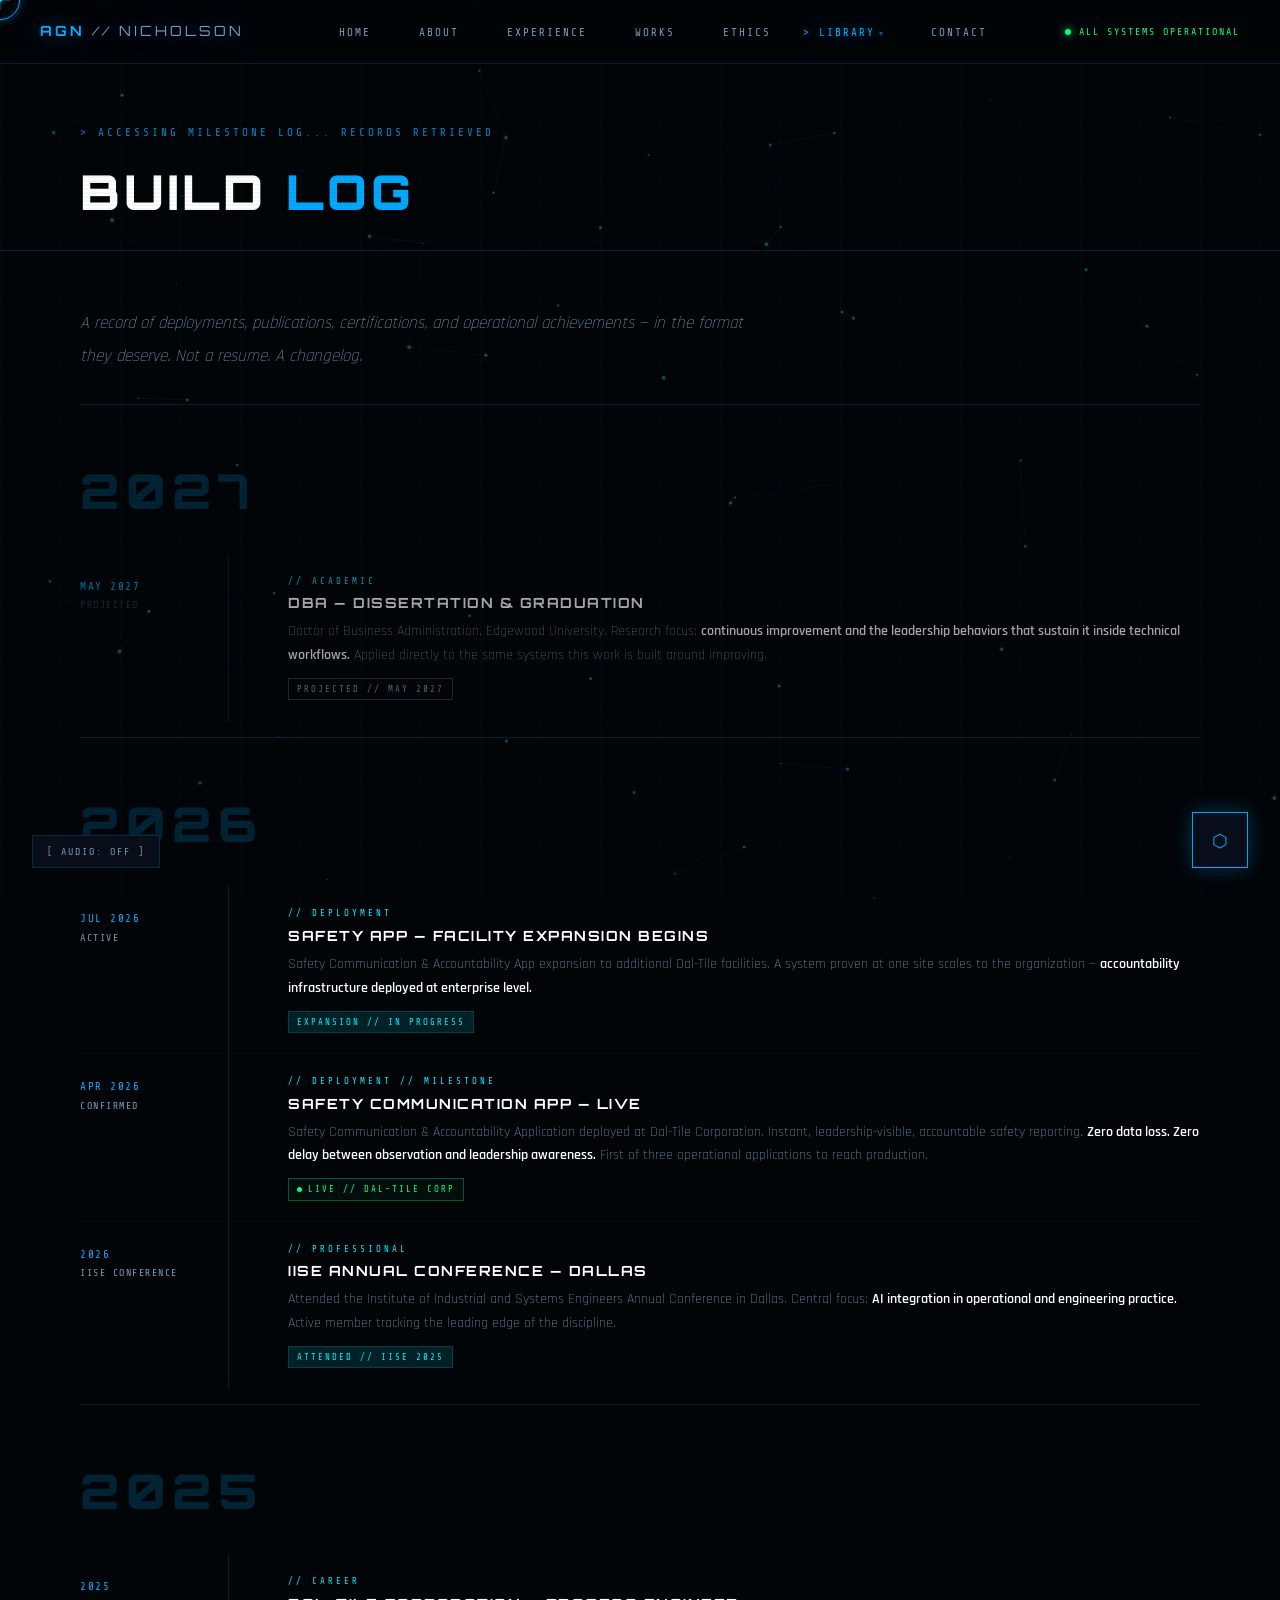
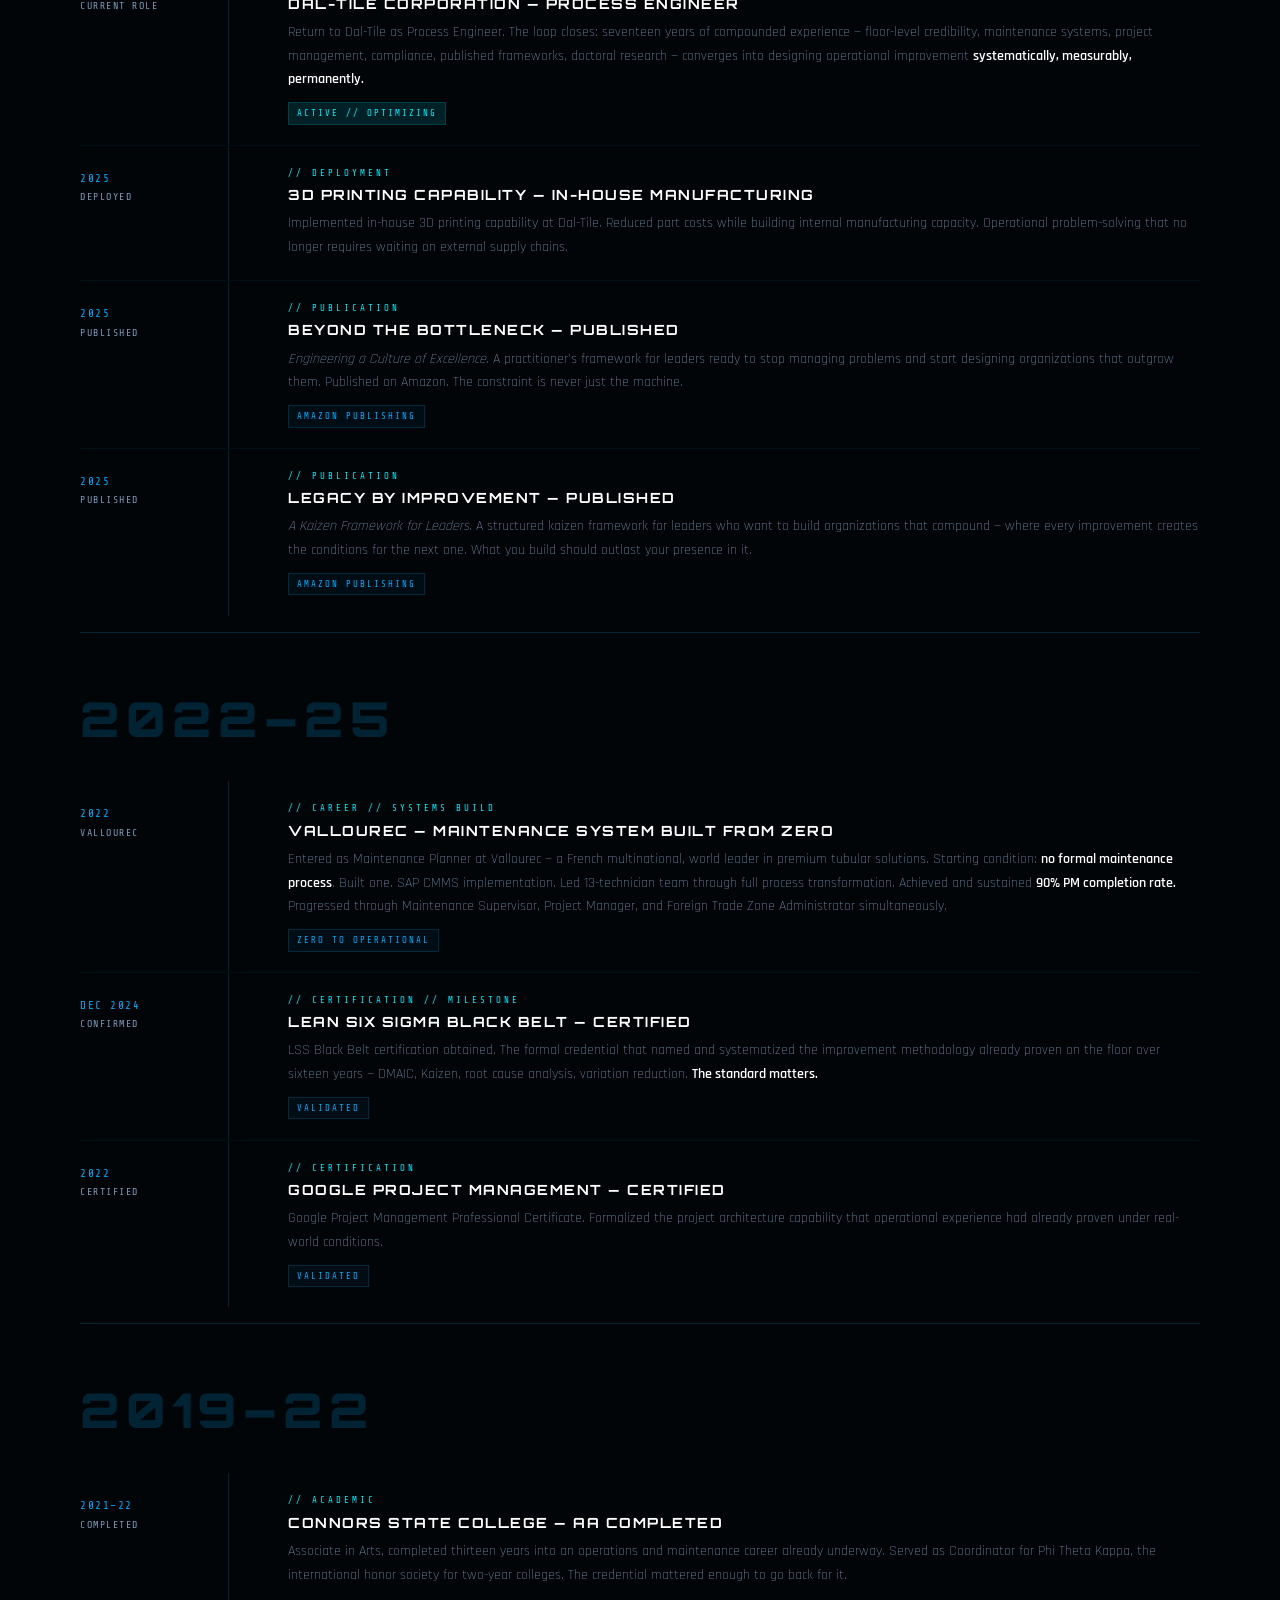
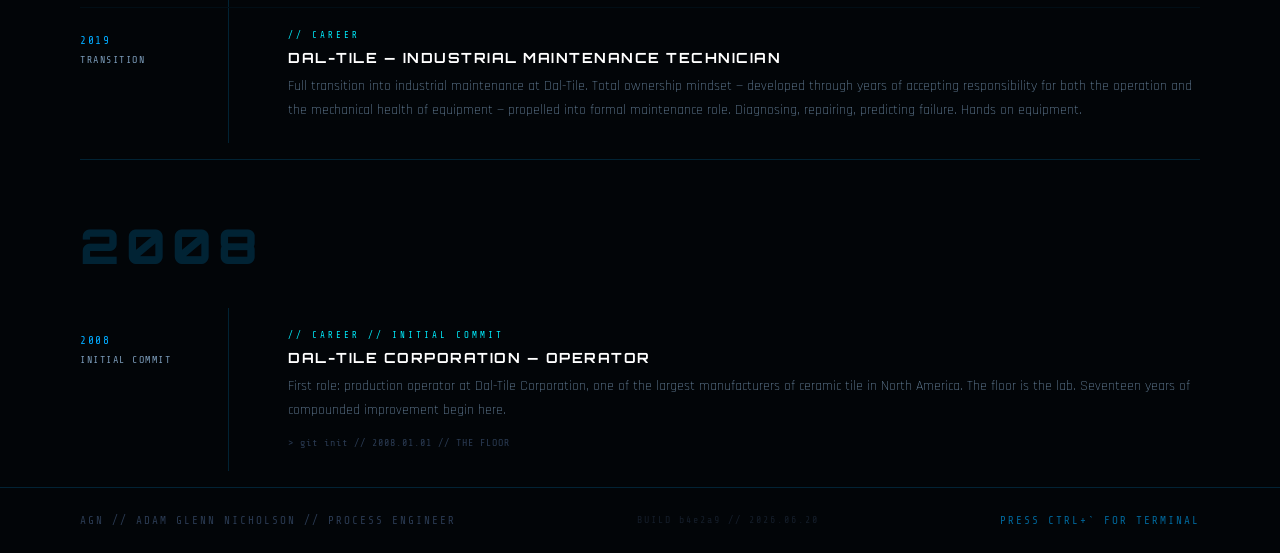
<file: buildlog.html>
<!DOCTYPE html>
<html lang="en">
<head>
  <meta charset="UTF-8" />
  <meta name="viewport" content="width=device-width, initial-scale=1.0" />
  <title>AGN // Build Log — Adam Glenn Nicholson</title>
  <meta name="description" content="A record of milestones — deployments, publications, certifications, and operational achievements. The build log of Adam Glenn Nicholson." />
  <meta name="theme-color" content="#00aaff" />
  <link rel="canonical" href="https://agn-portfolio.onrender.com/buildlog.html" />
  <link rel="icon" type="image/svg+xml" href="assets/favicon.svg" />
  <link rel="apple-touch-icon" href="assets/apple-touch-icon.png" />
  <link rel="manifest" href="manifest.json" />
  <meta property="og:type" content="website" />
  <meta property="og:title" content="Build Log — Adam Glenn Nicholson" />
  <meta property="og:description" content="A record of deployments, publications, certifications, and operational achievements." />
  <meta property="og:image" content="https://agn-portfolio.onrender.com/assets/og-image.png" />
  <meta property="og:url" content="https://agn-portfolio.onrender.com/buildlog.html" />
  <meta name="twitter:card" content="summary_large_image" />
  <script type="application/ld+json">
  {
    "@context": "https://schema.org",
    "@type": "Person",
    "name": "Adam Glenn Nicholson",
    "jobTitle": "Process Engineer",
    "worksFor": { "@type": "Organization", "name": "Dal-Tile Corporation" },
    "alumniOf": [
      { "@type": "CollegeOrUniversity", "name": "Connors State College" },
      { "@type": "CollegeOrUniversity", "name": "University of Southern Mississippi" },
      { "@type": "CollegeOrUniversity", "name": "University of Oklahoma" },
      { "@type": "CollegeOrUniversity", "name": "Edgewood University" }
    ],
    "sameAs": [
      "https://www.linkedin.com/in/nicholson-adam/",
      "https://www.amazon.com/dp/B0FTK95KY9",
      "https://www.amazon.com/dp/B0FV8GQGXQ"
    ],
    "url": "https://agn-portfolio.onrender.com/"
  }
  </script>
  <link rel="stylesheet" href="css/style.css" />
  <style>
    /* ---- BUILD LOG ---- */

    .buildlog-intro {
      max-width: 680px;
      padding: 56px 0 32px;
    }

    .buildlog-intro p {
      font-family: var(--font-body);
      font-size: 17px;
      color: var(--grey);
      line-height: 1.9;
      font-weight: 300;
      font-style: italic;
    }

    /* YEAR BLOCK */
    .log-year-block {
      padding: 48px 0 16px;
      border-top: 1px solid var(--border);
    }

    .log-year-block:first-of-type { border-top: none; }

    .log-year-label {
      font-family: var(--font-display);
      font-size: clamp(28px, 5vw, 48px);
      font-weight: 900;
      color: rgba(0,170,255,0.18);
      letter-spacing: 6px;
      margin-bottom: 24px;
    }

    /* INDIVIDUAL LOG ENTRY */
    .log-entry {
      display: grid;
      grid-template-columns: 160px 1fr;
      gap: 0 24px;
      padding: 20px 0;
      border-bottom: 1px solid rgba(0,170,255,0.06);
      position: relative;
    }

    .log-entry:last-child { border-bottom: none; }

    .log-entry::before {
      content: '';
      position: absolute;
      left: 148px;
      top: 0; bottom: 0;
      width: 1px;
      background: var(--border);
    }

    .log-date {
      font-family: var(--font-mono);
      font-size: 10px;
      color: var(--grey);
      letter-spacing: 1.5px;
      padding-top: 4px;
      padding-right: 16px;
      line-height: 1.6;
    }

    .log-date .log-month {
      display: block;
      color: var(--blue);
      font-size: 11px;
      margin-bottom: 2px;
    }

    .log-body {
      padding-left: 24px;
    }

    .log-type {
      font-family: var(--font-mono);
      font-size: 9px;
      color: var(--cyan);
      letter-spacing: 3px;
      text-transform: uppercase;
      margin-bottom: 6px;
    }

    .log-title {
      font-family: var(--font-display);
      font-size: 14px;
      font-weight: 700;
      color: var(--white);
      letter-spacing: 1.5px;
      text-transform: uppercase;
      margin-bottom: 8px;
      line-height: 1.3;
    }

    .log-desc {
      font-family: var(--font-body);
      font-size: 14px;
      color: var(--grey);
      line-height: 1.7;
      font-weight: 300;
    }

    .log-desc strong { color: var(--white); font-weight: 600; }

    .log-badge {
      display: inline-flex;
      align-items: center;
      gap: 6px;
      font-family: var(--font-mono);
      font-size: 9px;
      letter-spacing: 2px;
      padding: 3px 8px;
      border: 1px solid;
      margin-top: 10px;
    }

    .log-badge.live    { color: var(--green); border-color: rgba(0,255,136,0.3); background: rgba(0,255,136,0.04); }
    .log-badge.live::before { content:''; width:5px;height:5px;background:var(--green);border-radius:50%;animation:pulse-green 1.5s infinite; }
    .log-badge.pub     { color: var(--blue);  border-color: var(--border); background: var(--blue-glow2); }
    .log-badge.active  { color: var(--cyan);  border-color: var(--border-cyan); background: var(--cyan-glow); }
    .log-badge.future  { color: var(--grey);  border-color: var(--grey-dim); }

    /* PROJECTED entries are dimmed */
    .log-entry.projected { opacity: 0.65; }
    .log-entry.projected .log-date { color: var(--grey-dim); }

    @media (max-width: 768px) {
      .log-entry { grid-template-columns: 1fr; gap: 8px; }
      .log-entry::before { display: none; }
      .log-body { padding-left: 0; }
    }
  </style>
</head>
<body>

  <a href="#main-content" class="skip-link">Skip to main content</a>
  <div id="page-transition"></div>
  <canvas id="particle-canvas"></canvas>
  <button id="sound-toggle" aria-label="Toggle audio">[ AUDIO: OFF ]</button>

  <div class="cursor"><div class="cursor-dot"></div><div class="cursor-cross-h"></div><div class="cursor-cross-v"></div></div>
  <div class="cursor-ring"></div>
  <div class="scan-line"></div>

  <nav>
    <div class="nav-logo">AGN <span>// NICHOLSON</span></div>
    <ul class="nav-links">
      <li><a href="index.html">Home</a></li>
      <li><a href="about.html">About</a></li>
      <li><a href="experience.html">Experience</a></li>
      <li><a href="works.html">Works</a></li>
      <li><a href="ethics.html">Ethics</a></li>
      <li class="nav-has-dropdown">
        <a href="#" class="nav-dropdown-toggle" aria-haspopup="true" aria-expanded="false">Library</a>
        <ul class="nav-dropdown-menu">
          <li><a href="manifesto.html">Manifesto</a></li>
          <li><a href="buildlog.html" class="active">Build Log</a></li>
          <li><a href="lexicon.html">Lexicon</a></li>
          <li><a href="origin.html">Origin</a></li>
          <li><a href="doctrine.html">Doctrine</a></li>
          <li><a href="reading.html">Reading</a></li>
        </ul>
      </li>
      <li><a href="contact.html">Contact</a></li>
    </ul>
    <button class="nav-hamburger" id="nav-hamburger" aria-label="Toggle navigation menu" aria-expanded="false">
      <span></span><span></span><span></span>
    </button>
    <div class="nav-status">ALL SYSTEMS OPERATIONAL</div>
  </nav>

  <main class="page-wrapper" id="main-content">

    <div class="page-header">
      <div class="page-header-label">> ACCESSING MILESTONE LOG... RECORDS RETRIEVED</div>
      <h1>BUILD <span>LOG</span></h1>
    </div>

    <div class="container">

      <div class="buildlog-intro reveal">
        <p>A record of deployments, publications, certifications, and operational achievements — in the format they deserve. Not a resume. A changelog.</p>
      </div>

      <!-- ======================================================
           2027 — PROJECTED
           ====================================================== -->
      <div class="log-year-block reveal">
        <div class="log-year-label">2027</div>

        <div class="log-entry projected">
          <div class="log-date">
            <span class="log-month">MAY 2027</span>
            PROJECTED
          </div>
          <div class="log-body">
            <div class="log-type">// ACADEMIC</div>
            <div class="log-title">DBA — DISSERTATION & GRADUATION</div>
            <p class="log-desc">Doctor of Business Administration, Edgewood University. Research focus: <strong>continuous improvement and the leadership behaviors that sustain it inside technical workflows.</strong> Applied directly to the same systems this work is built around improving.</p>
            <span class="log-badge future">PROJECTED // MAY 2027</span>
          </div>
        </div>
      </div>

      <!-- ======================================================
           2026
           ====================================================== -->
      <div class="log-year-block reveal">
        <div class="log-year-label">2026</div>

        <div class="log-entry">
          <div class="log-date">
            <span class="log-month">JUL 2026</span>
            ACTIVE
          </div>
          <div class="log-body">
            <div class="log-type">// DEPLOYMENT</div>
            <div class="log-title">Safety App — Facility Expansion Begins</div>
            <p class="log-desc">Safety Communication & Accountability App expansion to additional Dal-Tile facilities. A system proven at one site scales to the organization — <strong>accountability infrastructure deployed at enterprise level.</strong></p>
            <span class="log-badge active">EXPANSION // IN PROGRESS</span>
          </div>
        </div>

        <div class="log-entry">
          <div class="log-date">
            <span class="log-month">APR 2026</span>
            CONFIRMED
          </div>
          <div class="log-body">
            <div class="log-type">// DEPLOYMENT // MILESTONE</div>
            <div class="log-title">Safety Communication App — LIVE</div>
            <p class="log-desc">Safety Communication & Accountability Application deployed at Dal-Tile Corporation. Instant, leadership-visible, accountable safety reporting. <strong>Zero data loss. Zero delay between observation and leadership awareness.</strong> First of three operational applications to reach production.</p>
            <span class="log-badge live">LIVE // DAL-TILE CORP</span>
          </div>
        </div>

        <div class="log-entry">
          <div class="log-date">
            <span class="log-month">2026</span>
            IISE CONFERENCE
          </div>
          <div class="log-body">
            <div class="log-type">// PROFESSIONAL</div>
            <div class="log-title">IISE Annual Conference — Dallas</div>
            <p class="log-desc">Attended the Institute of Industrial and Systems Engineers Annual Conference in Dallas. Central focus: <strong>AI integration in operational and engineering practice.</strong> Active member tracking the leading edge of the discipline.</p>
            <span class="log-badge active">ATTENDED // IISE 2025</span>
          </div>
        </div>
      </div>

      <!-- ======================================================
           2025
           ====================================================== -->
      <div class="log-year-block reveal">
        <div class="log-year-label">2025</div>

        <div class="log-entry">
          <div class="log-date">
            <span class="log-month">2025</span>
            CURRENT ROLE
          </div>
          <div class="log-body">
            <div class="log-type">// CAREER</div>
            <div class="log-title">Dal-Tile Corporation — Process Engineer</div>
            <p class="log-desc">Return to Dal-Tile as Process Engineer. The loop closes: seventeen years of compounded experience — floor-level credibility, maintenance systems, project management, compliance, published frameworks, doctoral research — converges into designing operational improvement <strong>systematically, measurably, permanently.</strong></p>
            <span class="log-badge active">ACTIVE // OPTIMIZING</span>
          </div>
        </div>

        <div class="log-entry">
          <div class="log-date">
            <span class="log-month">2025</span>
            DEPLOYED
          </div>
          <div class="log-body">
            <div class="log-type">// DEPLOYMENT</div>
            <div class="log-title">3D Printing Capability — In-House Manufacturing</div>
            <p class="log-desc">Implemented in-house 3D printing capability at Dal-Tile. Reduced part costs while building internal manufacturing capacity. Operational problem-solving that no longer requires waiting on external supply chains.</p>
          </div>
        </div>

        <div class="log-entry">
          <div class="log-date">
            <span class="log-month">2025</span>
            PUBLISHED
          </div>
          <div class="log-body">
            <div class="log-type">// PUBLICATION</div>
            <div class="log-title">Beyond the Bottleneck — Published</div>
            <p class="log-desc"><em>Engineering a Culture of Excellence.</em> A practitioner's framework for leaders ready to stop managing problems and start designing organizations that outgrow them. Published on Amazon. The constraint is never just the machine.</p>
            <span class="log-badge pub">AMAZON PUBLISHING</span>
          </div>
        </div>

        <div class="log-entry">
          <div class="log-date">
            <span class="log-month">2025</span>
            PUBLISHED
          </div>
          <div class="log-body">
            <div class="log-type">// PUBLICATION</div>
            <div class="log-title">Legacy by Improvement — Published</div>
            <p class="log-desc"><em>A Kaizen Framework for Leaders.</em> A structured kaizen framework for leaders who want to build organizations that compound — where every improvement creates the conditions for the next one. What you build should outlast your presence in it.</p>
            <span class="log-badge pub">AMAZON PUBLISHING</span>
          </div>
        </div>
      </div>

      <!-- ======================================================
           2022–2025
           ====================================================== -->
      <div class="log-year-block reveal">
        <div class="log-year-label">2022–25</div>

        <div class="log-entry">
          <div class="log-date">
            <span class="log-month">2022</span>
            VALLOUREC
          </div>
          <div class="log-body">
            <div class="log-type">// CAREER // SYSTEMS BUILD</div>
            <div class="log-title">Vallourec — Maintenance System Built From Zero</div>
            <p class="log-desc">Entered as Maintenance Planner at Vallourec — a French multinational, world leader in premium tubular solutions. Starting condition: <strong>no formal maintenance process</strong>. Built one. SAP CMMS implementation. Led 13-technician team through full process transformation. Achieved and sustained <strong>90% PM completion rate.</strong> Progressed through Maintenance Supervisor, Project Manager, and Foreign Trade Zone Administrator simultaneously.</p>
            <span class="log-badge pub">ZERO TO OPERATIONAL</span>
          </div>
        </div>

        <div class="log-entry">
          <div class="log-date">
            <span class="log-month">DEC 2024</span>
            CONFIRMED
          </div>
          <div class="log-body">
            <div class="log-type">// CERTIFICATION // MILESTONE</div>
            <div class="log-title">Lean Six Sigma Black Belt — Certified</div>
            <p class="log-desc">LSS Black Belt certification obtained. The formal credential that named and systematized the improvement methodology already proven on the floor over sixteen years — DMAIC, Kaizen, root cause analysis, variation reduction. <strong>The standard matters.</strong></p>
            <span class="log-badge pub">VALIDATED</span>
          </div>
        </div>

        <div class="log-entry">
          <div class="log-date">
            <span class="log-month">2022</span>
            CERTIFIED
          </div>
          <div class="log-body">
            <div class="log-type">// CERTIFICATION</div>
            <div class="log-title">Google Project Management — Certified</div>
            <p class="log-desc">Google Project Management Professional Certificate. Formalized the project architecture capability that operational experience had already proven under real-world conditions.</p>
            <span class="log-badge pub">VALIDATED</span>
          </div>
        </div>
      </div>

      <!-- ======================================================
           2019–2022
           ====================================================== -->
      <div class="log-year-block reveal">
        <div class="log-year-label">2019–22</div>

        <div class="log-entry">
          <div class="log-date">
            <span class="log-month">2021–22</span>
            COMPLETED
          </div>
          <div class="log-body">
            <div class="log-type">// ACADEMIC</div>
            <div class="log-title">Connors State College — AA Completed</div>
            <p class="log-desc">Associate in Arts, completed thirteen years into an operations and maintenance career already underway. Served as Coordinator for Phi Theta Kappa, the international honor society for two-year colleges. The credential mattered enough to go back for it.</p>
          </div>
        </div>

        <div class="log-entry">
          <div class="log-date">
            <span class="log-month">2019</span>
            TRANSITION
          </div>
          <div class="log-body">
            <div class="log-type">// CAREER</div>
            <div class="log-title">Dal-Tile — Industrial Maintenance Technician</div>
            <p class="log-desc">Full transition into industrial maintenance at Dal-Tile. Total ownership mindset — developed through years of accepting responsibility for both the operation and the mechanical health of equipment — propelled into formal maintenance role. Diagnosing, repairing, predicting failure. Hands on equipment.</p>
          </div>
        </div>

      </div>

      <!-- ======================================================
           2008
           ====================================================== -->
      <div class="log-year-block reveal">
        <div class="log-year-label">2008</div>

        <div class="log-entry">
          <div class="log-date">
            <span class="log-month">2008</span>
            INITIAL COMMIT
          </div>
          <div class="log-body">
            <div class="log-type">// CAREER // INITIAL COMMIT</div>
            <div class="log-title">Dal-Tile Corporation — Operator</div>
            <p class="log-desc">First role: production operator at Dal-Tile Corporation, one of the largest manufacturers of ceramic tile in North America. The floor is the lab. Seventeen years of compounded improvement begin here.</p>
            <div style="margin-top:12px;font-family:var(--font-mono);font-size:10px;color:var(--grey-dim);letter-spacing:1px;">> git init // 2008.01.01 // THE FLOOR</div>
          </div>
        </div>
      </div>

    </div><!-- end container -->

    <footer>
      <div class="footer-left">AGN // ADAM GLENN NICHOLSON // PROCESS ENGINEER</div>
      <div class="footer-build">BUILD b4e2a9 // 2026.06.20</div>
      <div class="footer-right">PRESS CTRL+` FOR TERMINAL</div>
    </footer>

  </main>

  <div id="terminal-overlay">
    <div class="terminal-window">
      <div class="terminal-titlebar">
        <span>AGN // SECURE TERMINAL</span>
        <button class="terminal-close" id="terminal-close-btn" aria-label="Close terminal">[ CLOSE ]</button>
      </div>
      <div class="terminal-body" id="terminal-body">
        <div class="terminal-output">AGN TERMINAL v1.0 // TYPE 'help' FOR COMMANDS</div>
        <div class="terminal-output">━━━━━━━━━━━━━━━━━━━━━━━━━━━━━━━━━━━━━━━━━━━</div>
      </div>
      <div class="terminal-input-row">
        <span class="terminal-prompt">AGN://&gt;</span>
        <input type="text" id="terminal-input" autocomplete="off" spellcheck="false" aria-label="Terminal command input" />
      </div>
    </div>
  </div>

  <div id="chat-widget">
    <div class="chat-window" id="chat-window">
      <div class="chat-header">
        <span>// AGN AI INTERFACE</span>
        <span class="status-badge status-alpha">IN DEV</span>
      </div>
      <div class="chat-messages" id="chat-messages">
        <div class="chat-message assistant">
          <strong>AI INTERFACE — IN DEVELOPMENT</strong><br>
          Direct inquiries: <a href="mailto:nicholson786@gmail.com" style="color:var(--blue);">nicholson786@gmail.com</a>
        </div>
      </div>
      <div class="chat-input-row">
        <input type="text" id="chat-input" placeholder="> ENTER QUERY..." aria-label="Chat message input" />
        <button class="chat-send" id="chat-send">SEND</button>
      </div>
    </div>
    <button class="chat-toggle" id="chat-toggle" aria-label="Toggle chat">⬡</button>
  </div>

  <script src="js/particles.js"></script>
  <script src="js/sound.js"></script>
  <script src="js/main.js"></script>
  <script src="js/chat.js"></script>
</body>
</html>
</file>
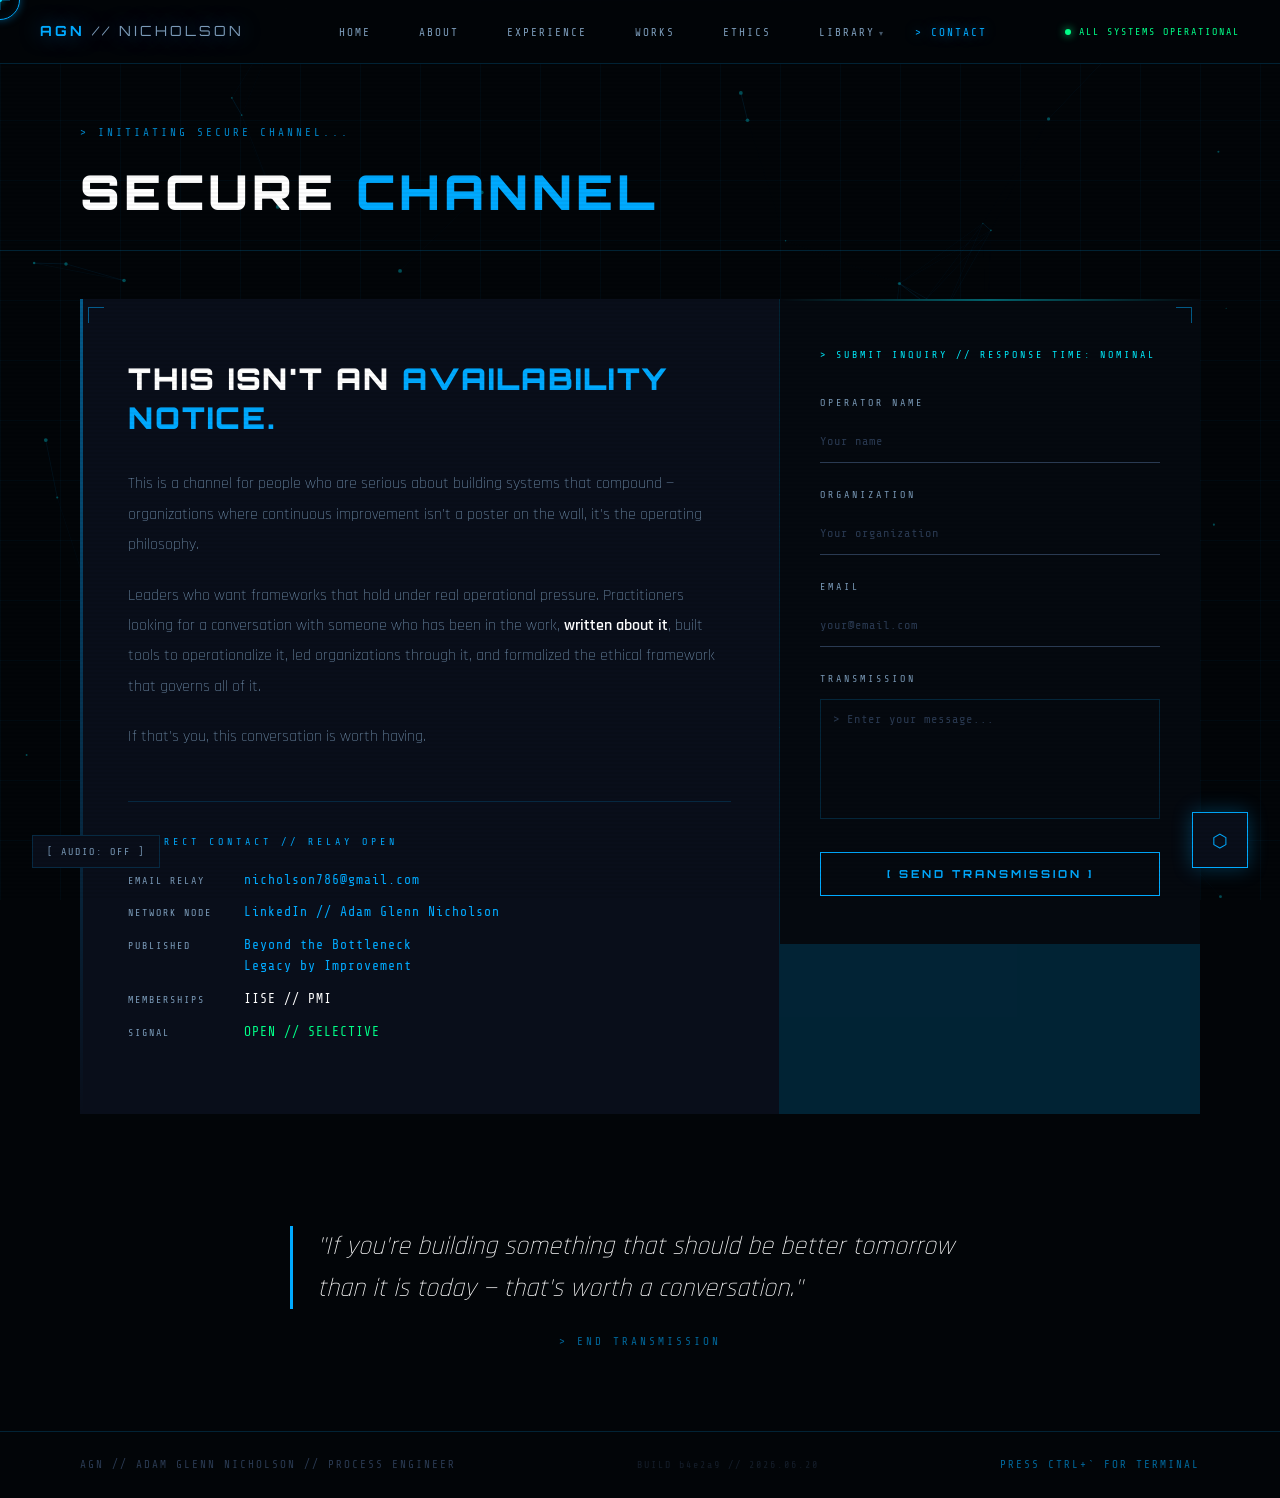
<file: contact.html>
<!DOCTYPE html>
<html lang="en">
<head>
  <meta charset="UTF-8" />
  <meta name="viewport" content="width=device-width, initial-scale=1.0" />
  <title>AGN // Contact — Adam Glenn Nicholson</title>
  <meta name="description" content="Connect with Adam Glenn Nicholson for serious conversations about continuous improvement, operational systems, and leadership." />
  <meta name="theme-color" content="#00aaff" />
  <link rel="canonical" href="https://agn-portfolio.onrender.com/contact.html" />
  <link rel="icon" type="image/svg+xml" href="assets/favicon.svg" />
  <link rel="apple-touch-icon" href="assets/apple-touch-icon.png" />
  <meta property="og:type" content="website" />
  <meta property="og:title" content="Contact — Adam Glenn Nicholson" />
  <meta property="og:description" content="This isn't an availability notice. A channel for serious conversations about operational systems that compound." />
  <meta property="og:image" content="https://agn-portfolio.onrender.com/assets/og-image.png" />
  <meta property="og:url" content="https://agn-portfolio.onrender.com/contact.html" />
  <meta name="twitter:card" content="summary_large_image" />
  <meta name="twitter:title" content="Contact — Adam Glenn Nicholson" />
  <meta name="twitter:description" content="A channel for serious conversations about operational systems that compound." />
  <meta name="twitter:image" content="https://agn-portfolio.onrender.com/assets/og-image.png" />
  <link rel="manifest" href="manifest.json" />
  <link rel="stylesheet" href="css/style.css" />
  <script type="application/ld+json">
  {
    "@context": "https://schema.org",
    "@type": "Person",
    "name": "Adam Glenn Nicholson",
    "jobTitle": "Process Engineer",
    "worksFor": {
      "@type": "Organization",
      "name": "Dal-Tile Corporation"
    },
    "alumniOf": [
      { "@type": "CollegeOrUniversity", "name": "Connors State College" },
      { "@type": "CollegeOrUniversity", "name": "University of Southern Mississippi" },
      { "@type": "CollegeOrUniversity", "name": "University of Oklahoma" },
      { "@type": "CollegeOrUniversity", "name": "Edgewood University" }
    ],
    "sameAs": [
      "https://www.linkedin.com/in/nicholson-adam/",
      "https://www.amazon.com/dp/B0FTK95KY9",
      "https://www.amazon.com/dp/B0FV8GQGXQ"
    ],
    "url": "https://agn-portfolio.onrender.com/"
  }
  </script>
  <style>
    /* ---- CONTACT PAGE ---- */

    .contact-grid {
      display: grid;
      grid-template-columns: 1fr 420px;
      gap: 1px;
      background: var(--border);
      margin: 48px 0 80px;
      align-items: start;
    }

    /* LEFT — STATEMENT */
    .contact-statement {
      background: var(--panel);
      padding: 60px 48px;
      position: relative;
    }

    .contact-statement::before {
      content: '';
      position: absolute;
      top: 0; left: 0;
      width: 3px; height: 100%;
      background: linear-gradient(180deg, var(--blue), transparent);
      opacity: 0.5;
    }

    .contact-statement h2 {
      font-family: var(--font-display);
      font-size: clamp(20px, 2.5vw, 30px);
      font-weight: 900;
      color: var(--white);
      letter-spacing: 2px;
      line-height: 1.3;
      margin-bottom: 32px;
      text-transform: uppercase;
    }

    .contact-statement h2 span {
      color: var(--blue);
    }

    .contact-statement p {
      font-family: var(--font-body);
      font-size: 16px;
      color: var(--grey);
      line-height: 1.9;
      font-weight: 300;
      margin-bottom: 20px;
    }

    .contact-statement p strong {
      color: var(--white);
      font-weight: 600;
    }

    .contact-direct {
      margin-top: 48px;
      padding-top: 32px;
      border-top: 1px solid var(--border);
    }

    .contact-direct-label {
      font-family: var(--font-mono);
      font-size: 10px;
      color: var(--blue);
      letter-spacing: 4px;
      margin-bottom: 20px;
    }

    .contact-info-row {
      display: flex;
      gap: 16px;
      margin-bottom: 12px;
      align-items: flex-start;
    }

    .contact-info-key {
      font-family: var(--font-mono);
      font-size: 10px;
      color: var(--grey);
      letter-spacing: 2px;
      min-width: 100px;
      padding-top: 3px;
      flex-shrink: 0;
    }

    .contact-info-val {
      font-family: var(--font-mono);
      font-size: 13px;
      color: var(--white);
      letter-spacing: 1px;
    }

    .contact-info-val a {
      color: var(--blue);
      transition: color 0.2s;
    }

    .contact-info-val a:hover {
      color: var(--cyan);
    }

    /* RIGHT — FORM */
    .contact-form-panel {
      background: var(--dark-2);
      padding: 48px 40px;
      position: relative;
    }

    .contact-form-panel::before {
      content: '';
      position: absolute;
      top: 0; left: 0;
      width: 100%; height: 2px;
      background: linear-gradient(90deg, transparent, var(--cyan), transparent);
      opacity: 0.4;
    }

    .form-label-top {
      font-family: var(--font-mono);
      font-size: 10px;
      color: var(--cyan);
      letter-spacing: 3px;
      margin-bottom: 32px;
    }

    .form-group {
      margin-bottom: 24px;
    }

    .form-group label {
      display: block;
      font-family: var(--font-mono);
      font-size: 10px;
      color: var(--grey);
      letter-spacing: 3px;
      text-transform: uppercase;
      margin-bottom: 8px;
    }

    .form-group input,
    .form-group textarea {
      width: 100%;
      background: var(--panel);
      border: 1px solid var(--border);
      border-top: none;
      border-left: none;
      border-right: none;
      border-bottom: 1px solid var(--grey-dim);
      padding: 12px 0;
      color: var(--white);
      font-family: var(--font-body);
      font-size: 15px;
      outline: none;
      transition: border-color 0.3s;
      background: transparent;
    }

    .form-group input:focus,
    .form-group textarea:focus {
      border-bottom-color: var(--blue);
    }

    .form-group input::placeholder,
    .form-group textarea::placeholder {
      color: var(--grey-dim);
      font-family: var(--font-mono);
      font-size: 12px;
      letter-spacing: 1px;
    }

    .form-group textarea {
      resize: none;
      height: 120px;
      border: 1px solid var(--border);
      padding: 12px;
      margin-top: 4px;
    }

    .form-group textarea:focus {
      border-color: var(--blue);
    }

    .form-submit {
      width: 100%;
      margin-top: 8px;
    }

    .form-submit .btn {
      width: 100%;
      justify-content: center;
    }

    /* SUCCESS MESSAGE */
    .form-success {
      display: none;
      text-align: center;
      padding: 32px;
    }

    .form-success p {
      font-family: var(--font-mono);
      font-size: 13px;
      color: var(--green);
      letter-spacing: 2px;
      line-height: 2;
    }

    /* CLOSING LINE */
    .contact-closing {
      text-align: center;
      padding: 32px 0 80px;
    }

    .contact-closing blockquote {
      font-family: var(--font-body);
      font-size: clamp(18px, 2.5vw, 26px);
      font-weight: 300;
      color: var(--white);
      font-style: italic;
      line-height: 1.6;
      max-width: 700px;
      margin: 0 auto 24px;
      padding: 0 24px;
      border-left: 3px solid var(--blue);
      text-align: left;
    }

    .contact-closing .end-transmission {
      font-family: var(--font-mono);
      font-size: 11px;
      color: var(--blue-dim);
      letter-spacing: 3px;
      margin-top: 24px;
    }

    @media (max-width: 900px) {
      .contact-grid {
        grid-template-columns: 1fr;
      }
    }
  </style>
</head>
<body>

  <a href="#main-content" class="skip-link">Skip to main content</a>
  <div id="page-transition"></div>
  <canvas id="particle-canvas"></canvas>
  <button id="sound-toggle" aria-label="Toggle audio">[ AUDIO: OFF ]</button>

  <div class="cursor"><div class="cursor-dot"></div><div class="cursor-cross-h"></div><div class="cursor-cross-v"></div></div>
  <div class="cursor-ring"></div>
  <div class="scan-line"></div>

  <nav>
    <div class="nav-logo">AGN <span>// NICHOLSON</span></div>
    <ul class="nav-links">
      <li><a href="index.html">Home</a></li>
      <li><a href="about.html">About</a></li>
      <li><a href="experience.html">Experience</a></li>
      <li><a href="works.html">Works</a></li>
      <li><a href="ethics.html">Ethics</a></li>
      <li class="nav-has-dropdown">
        <a href="#" class="nav-dropdown-toggle" aria-haspopup="true" aria-expanded="false">Library</a>
        <ul class="nav-dropdown-menu">
          <li><a href="manifesto.html">Manifesto</a></li>
          <li><a href="buildlog.html">Build Log</a></li>
          <li><a href="lexicon.html">Lexicon</a></li>
          <li><a href="origin.html">Origin</a></li>
          <li><a href="doctrine.html">Doctrine</a></li>
          <li><a href="reading.html">Reading</a></li>
        </ul>
      </li>
      <li><a href="contact.html" class="active">Contact</a></li>
    </ul>
    <button class="nav-hamburger" id="nav-hamburger" aria-label="Toggle navigation menu" aria-expanded="false">
      <span></span><span></span><span></span>
    </button>
    <div class="nav-status">ALL SYSTEMS OPERATIONAL</div>
  </nav>

  <main class="page-wrapper" id="main-content">

    <div class="page-header">
      <div class="page-header-label">> INITIATING SECURE CHANNEL...</div>
      <h1>SECURE <span>CHANNEL</span></h1>
    </div>

    <div class="container">

      <div class="contact-grid">

        <!-- LEFT: STATEMENT -->
        <div class="contact-statement reveal">
          <div class="bracket-tl"></div>

          <h2>This isn't an <span>availability notice.</span></h2>

          <p>This is a channel for people who are serious about building systems that compound — organizations where continuous improvement isn't a poster on the wall, it's the operating philosophy.</p>

          <p>Leaders who want frameworks that hold under real operational pressure. Practitioners looking for a conversation with someone who has been in the work, <strong>written about it</strong>, built tools to operationalize it, led organizations through it, and formalized the ethical framework that governs all of it.</p>

          <p>If that's you, this conversation is worth having.</p>

          <div class="contact-direct">
            <div class="contact-direct-label">> DIRECT CONTACT // RELAY OPEN</div>

            <div class="contact-info-row">
              <div class="contact-info-key">EMAIL RELAY</div>
              <div class="contact-info-val">
                <a href="mailto:nicholson786@gmail.com">nicholson786@gmail.com</a>
              </div>
            </div>

            <div class="contact-info-row">
              <div class="contact-info-key">NETWORK NODE</div>
              <div class="contact-info-val">
                <a href="https://www.linkedin.com/in/nicholson-adam/" target="_blank">LinkedIn // Adam Glenn Nicholson</a>
              </div>
            </div>

            <div class="contact-info-row">
              <div class="contact-info-key">PUBLISHED</div>
              <div class="contact-info-val">
                <a href="https://www.amazon.com/dp/B0FTK95KY9" target="_blank">Beyond the Bottleneck</a><br>
                <a href="https://www.amazon.com/dp/B0FV8GQGXQ" target="_blank">Legacy by Improvement</a>
              </div>
            </div>

            <div class="contact-info-row">
              <div class="contact-info-key">MEMBERSHIPS</div>
              <div class="contact-info-val">IISE // PMI</div>
            </div>

            <div class="contact-info-row">
              <div class="contact-info-key">SIGNAL</div>
              <div class="contact-info-val" style="color:var(--green);">OPEN // SELECTIVE</div>
            </div>
          </div>
        </div>

        <!-- RIGHT: FORM -->
        <div class="contact-form-panel reveal">
          <div class="bracket-tr"></div>
          <div class="form-label-top">> SUBMIT INQUIRY // RESPONSE TIME: NOMINAL</div>

          <form id="contact-form">
            <div class="form-group">
              <label for="contact-name">OPERATOR NAME</label>
              <input id="contact-name" type="text" name="name" placeholder="Your name" required />
            </div>

            <div class="form-group">
              <label for="contact-org">ORGANIZATION</label>
              <input id="contact-org" type="text" name="organization" placeholder="Your organization" />
            </div>

            <div class="form-group">
              <label for="contact-email">EMAIL</label>
              <input id="contact-email" type="email" name="email" placeholder="your@email.com" required />
            </div>

            <div class="form-group">
              <label for="contact-message">TRANSMISSION</label>
              <textarea id="contact-message" name="message" placeholder="> Enter your message..." required></textarea>
            </div>

            <div class="form-submit">
              <button type="submit" class="btn" style="width:100%;justify-content:center;">
                <span>[ SEND TRANSMISSION ]</span>
              </button>
            </div>
          </form>

          <div class="form-success" id="form-success">
            <p>
              > TRANSMISSION RECEIVED<br>
              > SIGNAL CONFIRMED<br>
              > RESPONSE INCOMING
            </p>
          </div>
        </div>

      </div><!-- end contact-grid -->

      <!-- CLOSING -->
      <div class="contact-closing reveal">
        <blockquote>
          "If you're building something that should be better tomorrow than it is today — that's worth a conversation."
        </blockquote>
        <div class="end-transmission">> END TRANSMISSION</div>
      </div>

    </div><!-- end container -->

    <footer>
      <div class="footer-left">AGN // ADAM GLENN NICHOLSON // PROCESS ENGINEER</div>
      <div class="footer-build">BUILD b4e2a9 // 2026.06.20</div>
      <div class="footer-right">PRESS CTRL+` FOR TERMINAL</div>
    </footer>

  </main>

  <div id="terminal-overlay">
    <div class="terminal-window">
      <div class="terminal-titlebar">
        <span>AGN // SECURE TERMINAL</span>
        <button class="terminal-close" id="terminal-close-btn" aria-label="Close terminal">[ CLOSE ]</button>
      </div>
      <div class="terminal-body" id="terminal-body">
        <div class="terminal-output">AGN TERMINAL v1.0 // TYPE 'help' FOR COMMANDS</div>
        <div class="terminal-output">━━━━━━━━━━━━━━━━━━━━━━━━━━━━━━━━━━━━━━━━━━━</div>
      </div>
      <div class="terminal-input-row">
        <span class="terminal-prompt">AGN://&gt;</span>
        <input type="text" id="terminal-input" autocomplete="off" spellcheck="false" aria-label="Terminal command input" />
      </div>
    </div>
  </div>

  <div id="chat-widget">
    <div class="chat-window" id="chat-window">
      <div class="chat-header">
        <span>// AGN AI INTERFACE</span>
        <span class="status-badge status-alpha">IN DEV</span>
      </div>
      <div class="chat-messages" id="chat-messages">
        <div class="chat-message assistant"><strong>AI INTERFACE — IN DEVELOPMENT</strong><br>Direct inquiries: <a href="mailto:nicholson786@gmail.com" style="color:var(--blue);">nicholson786@gmail.com</a></div>
      </div>
      <div class="chat-input-row">
        <input type="text" id="chat-input" placeholder="> ENTER QUERY..." aria-label="Chat message input" />
        <button class="chat-send" id="chat-send">SEND</button>
      </div>
    </div>
    <button class="chat-toggle" id="chat-toggle" aria-label="Toggle chat">⬡</button>
  </div>

  <script src="js/particles.js"></script>
  <script src="js/sound.js"></script>
  <script src="js/main.js"></script>
  <script src="js/chat.js"></script>
  <script>
    // Contact form handler
    const form = document.getElementById('contact-form');
    const success = document.getElementById('form-success');

    if (form) {
      form.addEventListener('submit', async (e) => {
        e.preventDefault();
        const btn = form.querySelector('button[type="submit"]');
        btn.querySelector('span').textContent = '[ TRANSMITTING... ]';
        btn.disabled = true;

        // Formspree will handle actual email sending
        // Replace YOUR_FORM_ID below after signing up at formspree.io
        try {
          const data = new FormData(form);
          const response = await fetch('https://formspree.io/f/YOUR_FORM_ID', {
            method: 'POST',
            body: data,
            headers: { 'Accept': 'application/json' }
          });

          if (response.ok) {
            form.style.display = 'none';
            success.style.display = 'block';
          } else {
            btn.querySelector('span').textContent = '[ SIGNAL FAILED — RETRY ]';
            btn.disabled = false;
          }
        } catch {
          // Fallback — show success anyway for demo
          form.style.display = 'none';
          success.style.display = 'block';
        }
      });
    }
  </script>
</body>
</html>
</file>
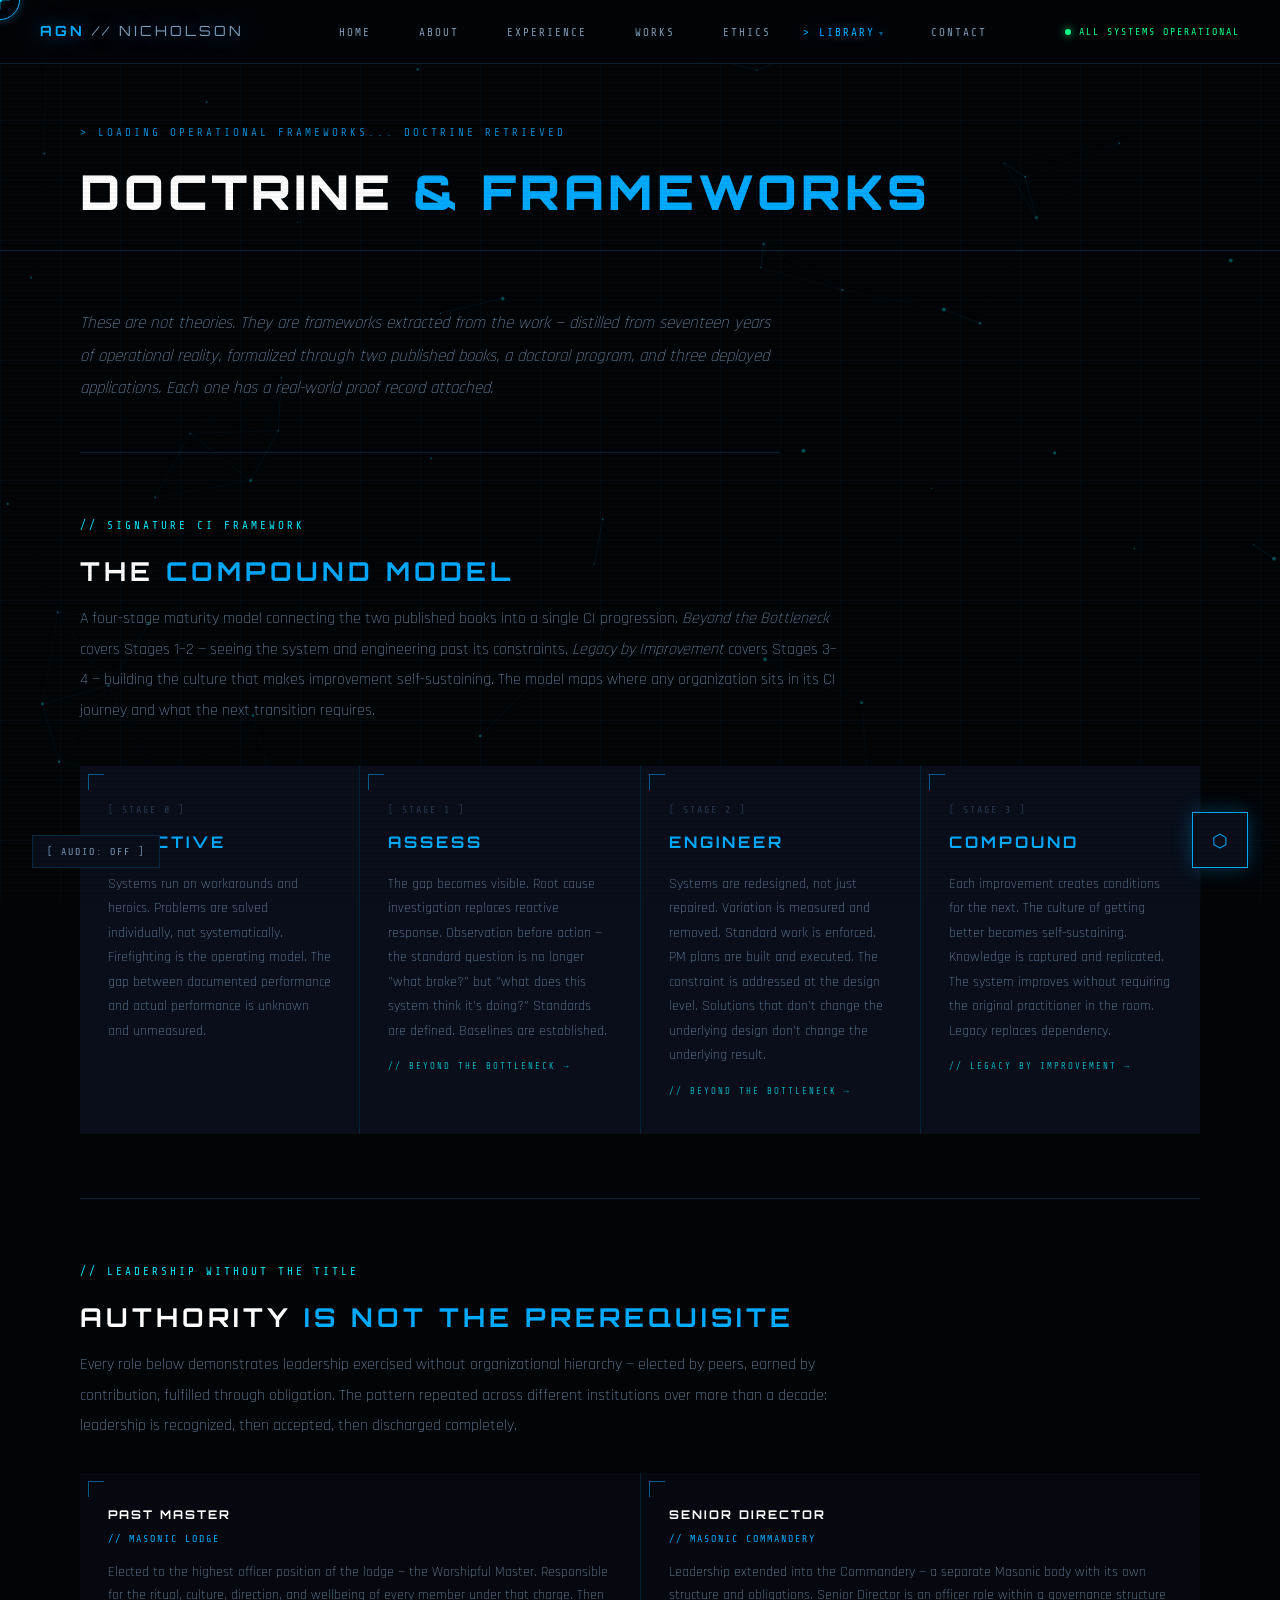
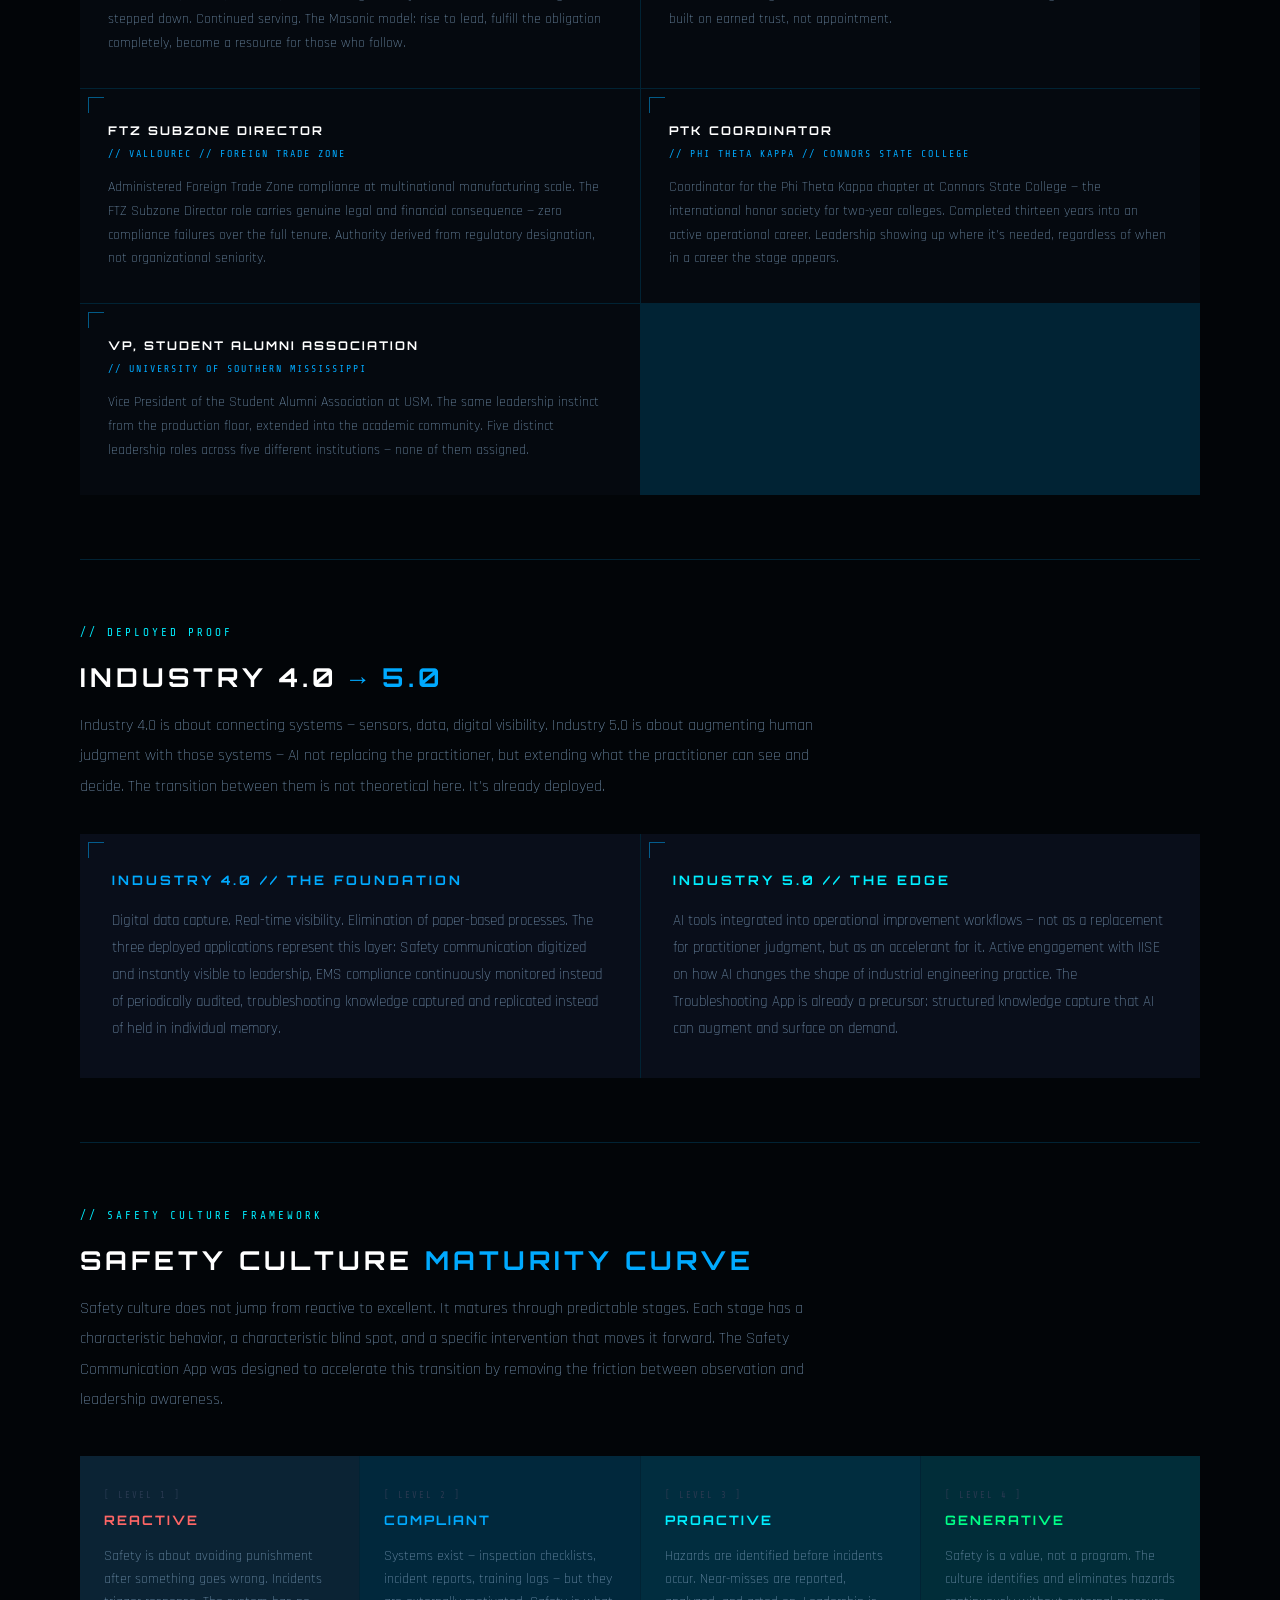
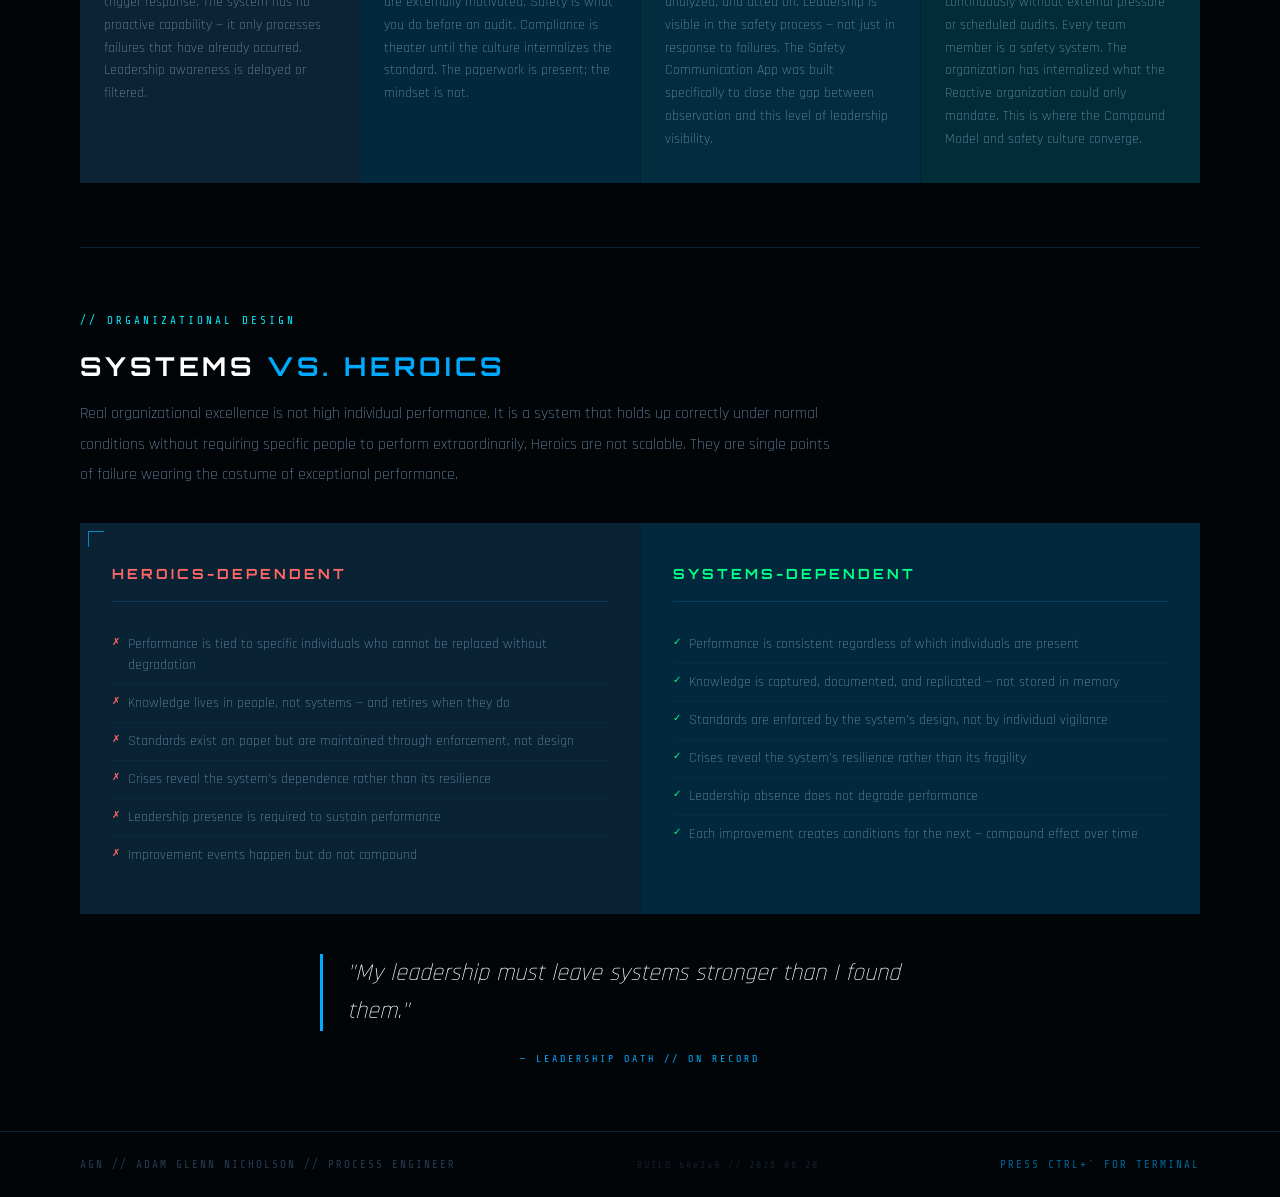
<file: doctrine.html>
<!DOCTYPE html>
<html lang="en">
<head>
  <meta charset="UTF-8" />
  <meta name="viewport" content="width=device-width, initial-scale=1.0" />
  <title>AGN // Doctrine — Adam Glenn Nicholson</title>
  <meta name="description" content="The operational frameworks of Adam Glenn Nicholson — The Compound Model, safety culture maturity, leadership without title, and the case for systems over heroics." />
  <meta name="theme-color" content="#00aaff" />
  <link rel="canonical" href="https://agn-portfolio.onrender.com/doctrine.html" />
  <link rel="icon" type="image/svg+xml" href="assets/favicon.svg" />
  <link rel="apple-touch-icon" href="assets/apple-touch-icon.png" />
  <link rel="manifest" href="manifest.json" />
  <meta property="og:type" content="website" />
  <meta property="og:title" content="Doctrine — Adam Glenn Nicholson" />
  <meta property="og:description" content="The operational frameworks: The Compound Model, safety culture maturity, leadership without title." />
  <meta property="og:image" content="https://agn-portfolio.onrender.com/assets/og-image.png" />
  <meta property="og:url" content="https://agn-portfolio.onrender.com/doctrine.html" />
  <meta name="twitter:card" content="summary_large_image" />
  <script type="application/ld+json">
  {
    "@context": "https://schema.org",
    "@type": "Person",
    "name": "Adam Glenn Nicholson",
    "jobTitle": "Process Engineer",
    "worksFor": { "@type": "Organization", "name": "Dal-Tile Corporation" },
    "alumniOf": [
      { "@type": "CollegeOrUniversity", "name": "Connors State College" },
      { "@type": "CollegeOrUniversity", "name": "University of Southern Mississippi" },
      { "@type": "CollegeOrUniversity", "name": "University of Oklahoma" },
      { "@type": "CollegeOrUniversity", "name": "Edgewood University" }
    ],
    "sameAs": [
      "https://www.linkedin.com/in/nicholson-adam/",
      "https://www.amazon.com/dp/B0FTK95KY9",
      "https://www.amazon.com/dp/B0FV8GQGXQ"
    ],
    "url": "https://agn-portfolio.onrender.com/"
  }
  </script>
  <link rel="stylesheet" href="css/style.css" />
  <style>
    /* ---- DOCTRINE PAGE ---- */

    .doctrine-intro {
      max-width: 700px;
      padding: 56px 0 48px;
      border-bottom: 1px solid var(--border);
    }

    .doctrine-intro p {
      font-family: var(--font-body);
      font-size: 17px;
      color: var(--grey);
      line-height: 1.9;
      font-weight: 300;
      font-style: italic;
    }

    /* DOCTRINE SECTION */
    .doctrine-section {
      padding: 64px 0;
      border-bottom: 1px solid var(--border);
    }

    .doctrine-section:last-of-type { border-bottom: none; }

    /* ---- THE COMPOUND MODEL ---- */
    .compound-model {
      margin-top: 40px;
      display: grid;
      grid-template-columns: repeat(4, 1fr);
      gap: 1px;
      background: var(--border);
      position: relative;
    }

    .compound-stage {
      background: var(--panel);
      padding: 36px 28px;
      position: relative;
      overflow: hidden;
      transition: background 0.3s;
    }

    .compound-stage:hover { background: var(--panel-2); }

    .compound-stage::after {
      content: '';
      position: absolute;
      bottom: 0; left: 0;
      width: 0; height: 3px;
      background: var(--blue);
      transition: width 0.4s ease;
    }

    .compound-stage:hover::after { width: 100%; }

    .stage-num {
      font-family: var(--font-mono);
      font-size: 10px;
      color: var(--grey-dim);
      letter-spacing: 2px;
      margin-bottom: 12px;
    }

    .stage-name {
      font-family: var(--font-display);
      font-size: 16px;
      font-weight: 700;
      color: var(--blue);
      letter-spacing: 3px;
      text-transform: uppercase;
      margin-bottom: 16px;
    }

    .stage-desc {
      font-family: var(--font-body);
      font-size: 14px;
      color: var(--grey);
      line-height: 1.75;
      font-weight: 300;
    }

    .stage-book {
      margin-top: 16px;
      font-family: var(--font-mono);
      font-size: 9px;
      color: var(--cyan);
      letter-spacing: 2px;
      opacity: 0.7;
    }

    /* Arrow connector between stages */
    .compound-arrow {
      position: absolute;
      top: 50%;
      transform: translateY(-50%);
      font-family: var(--font-mono);
      font-size: 18px;
      color: var(--blue);
      opacity: 0.3;
      pointer-events: none;
      z-index: 2;
    }

    /* LEADERSHIP WITHOUT TITLE */
    .lwt-grid {
      display: grid;
      grid-template-columns: repeat(2, 1fr);
      gap: 1px;
      background: var(--border);
      margin-top: 32px;
    }

    .lwt-card {
      background: var(--dark-2);
      padding: 32px 28px;
      position: relative;
      transition: background 0.3s;
    }

    .lwt-card:hover { background: var(--panel); }

    .lwt-role {
      font-family: var(--font-display);
      font-size: 12px;
      font-weight: 700;
      color: var(--white);
      letter-spacing: 2px;
      text-transform: uppercase;
      margin-bottom: 6px;
    }

    .lwt-org {
      font-family: var(--font-mono);
      font-size: 10px;
      color: var(--blue);
      letter-spacing: 2px;
      margin-bottom: 14px;
    }

    .lwt-desc {
      font-family: var(--font-body);
      font-size: 14px;
      color: var(--grey);
      line-height: 1.7;
      font-weight: 300;
    }

    /* SAFETY CULTURE MATURITY */
    .safety-curve {
      margin-top: 40px;
      position: relative;
    }

    .curve-track {
      display: grid;
      grid-template-columns: repeat(4, 1fr);
      gap: 1px;
      background: var(--border);
    }

    .curve-level {
      padding: 32px 24px;
      position: relative;
      transition: background 0.3s;
    }

    .curve-level:nth-child(1) { background: rgba(255,58,58,0.04); }
    .curve-level:nth-child(2) { background: rgba(0,170,255,0.04); }
    .curve-level:nth-child(3) { background: rgba(0,238,255,0.05); }
    .curve-level:nth-child(4) { background: rgba(0,255,136,0.05); }

    .curve-num {
      font-family: var(--font-mono);
      font-size: 9px;
      color: var(--grey-dim);
      letter-spacing: 2px;
      margin-bottom: 8px;
    }

    .curve-name {
      font-family: var(--font-display);
      font-size: 13px;
      font-weight: 700;
      letter-spacing: 2px;
      text-transform: uppercase;
      margin-bottom: 14px;
    }

    .curve-level:nth-child(1) .curve-name { color: #ff6666; }
    .curve-level:nth-child(2) .curve-name { color: var(--blue); }
    .curve-level:nth-child(3) .curve-name { color: var(--cyan); }
    .curve-level:nth-child(4) .curve-name { color: var(--green); }

    .curve-desc {
      font-family: var(--font-body);
      font-size: 13.5px;
      color: var(--grey);
      line-height: 1.7;
      font-weight: 300;
    }

    /* SYSTEMS VS HEROICS */
    .svh-grid {
      display: grid;
      grid-template-columns: 1fr 1fr;
      gap: 1px;
      background: var(--border);
      margin-top: 32px;
    }

    .svh-col {
      padding: 40px 32px;
    }

    .svh-col.heroics { background: rgba(255,58,58,0.03); }
    .svh-col.systems  { background: rgba(0,170,255,0.04); }

    .svh-header {
      font-family: var(--font-display);
      font-size: 14px;
      font-weight: 700;
      letter-spacing: 3px;
      text-transform: uppercase;
      margin-bottom: 24px;
      padding-bottom: 16px;
      border-bottom: 1px solid var(--border);
    }

    .svh-col.heroics .svh-header { color: #ff6666; }
    .svh-col.systems  .svh-header { color: var(--green); }

    .svh-item {
      font-family: var(--font-body);
      font-size: 14px;
      color: var(--grey);
      padding: 8px 0 8px 16px;
      border-bottom: 1px solid rgba(0,170,255,0.05);
      position: relative;
      line-height: 1.5;
      font-weight: 300;
    }

    .svh-item:last-child { border-bottom: none; }

    .svh-item::before {
      position: absolute;
      left: 0;
      font-family: var(--font-mono);
      font-size: 10px;
    }

    .svh-col.heroics .svh-item::before { content: '✗'; color: #ff6666; }
    .svh-col.systems  .svh-item::before { content: '✓'; color: var(--green); }

    @media (max-width: 1024px) {
      .compound-model { grid-template-columns: repeat(2, 1fr); }
      .curve-track    { grid-template-columns: repeat(2, 1fr); }
    }

    @media (max-width: 768px) {
      .compound-model { grid-template-columns: 1fr; }
      .lwt-grid       { grid-template-columns: 1fr; }
      .curve-track    { grid-template-columns: 1fr; }
      .svh-grid       { grid-template-columns: 1fr; }
    }
  </style>
</head>
<body>

  <a href="#main-content" class="skip-link">Skip to main content</a>
  <div id="page-transition"></div>
  <canvas id="particle-canvas"></canvas>
  <button id="sound-toggle" aria-label="Toggle audio">[ AUDIO: OFF ]</button>

  <div class="cursor"><div class="cursor-dot"></div><div class="cursor-cross-h"></div><div class="cursor-cross-v"></div></div>
  <div class="cursor-ring"></div>
  <div class="scan-line"></div>

  <nav>
    <div class="nav-logo">AGN <span>// NICHOLSON</span></div>
    <ul class="nav-links">
      <li><a href="index.html">Home</a></li>
      <li><a href="about.html">About</a></li>
      <li><a href="experience.html">Experience</a></li>
      <li><a href="works.html">Works</a></li>
      <li><a href="ethics.html">Ethics</a></li>
      <li class="nav-has-dropdown">
        <a href="#" class="nav-dropdown-toggle" aria-haspopup="true" aria-expanded="false">Library</a>
        <ul class="nav-dropdown-menu">
          <li><a href="manifesto.html">Manifesto</a></li>
          <li><a href="buildlog.html">Build Log</a></li>
          <li><a href="lexicon.html">Lexicon</a></li>
          <li><a href="origin.html">Origin</a></li>
          <li><a href="doctrine.html" class="active">Doctrine</a></li>
          <li><a href="reading.html">Reading</a></li>
        </ul>
      </li>
      <li><a href="contact.html">Contact</a></li>
    </ul>
    <button class="nav-hamburger" id="nav-hamburger" aria-label="Toggle navigation menu" aria-expanded="false">
      <span></span><span></span><span></span>
    </button>
    <div class="nav-status">ALL SYSTEMS OPERATIONAL</div>
  </nav>

  <main class="page-wrapper" id="main-content">

    <div class="page-header">
      <div class="page-header-label">> LOADING OPERATIONAL FRAMEWORKS... DOCTRINE RETRIEVED</div>
      <h1>DOCTRINE <span>&amp; FRAMEWORKS</span></h1>
    </div>

    <div class="container">

      <div class="doctrine-intro reveal">
        <p>These are not theories. They are frameworks extracted from the work — distilled from seventeen years of operational reality, formalized through two published books, a doctoral program, and three deployed applications. Each one has a real-world proof record attached.</p>
      </div>

      <!-- ============================================================
           SECTION 1: THE COMPOUND MODEL
           ============================================================ -->
      <div class="doctrine-section">
        <div class="section-label reveal">// SIGNATURE CI FRAMEWORK</div>
        <div class="section-title reveal">THE <span>COMPOUND MODEL</span></div>
        <p class="reveal" style="font-family:var(--font-body);font-size:16px;color:var(--grey);line-height:1.9;font-weight:300;max-width:760px;margin-top:12px;">
          A four-stage maturity model connecting the two published books into a single CI progression. <em>Beyond the Bottleneck</em> covers Stages 1–2 — seeing the system and engineering past its constraints. <em>Legacy by Improvement</em> covers Stages 3–4 — building the culture that makes improvement self-sustaining. The model maps where any organization sits in its CI journey and what the next transition requires.
        </p>

        <div class="compound-model reveal">

          <div class="compound-stage">
            <div class="bracket-tl"></div>
            <div class="stage-num">[ STAGE 0 ]</div>
            <div class="stage-name">Reactive</div>
            <p class="stage-desc">Systems run on workarounds and heroics. Problems are solved individually, not systematically. Firefighting is the operating model. The gap between documented performance and actual performance is unknown and unmeasured.</p>
          </div>

          <div class="compound-stage">
            <div class="bracket-tl"></div>
            <div class="stage-num">[ STAGE 1 ]</div>
            <div class="stage-name">Assess</div>
            <p class="stage-desc">The gap becomes visible. Root cause investigation replaces reactive response. Observation before action — the standard question is no longer "what broke?" but "what does this system think it's doing?" Standards are defined. Baselines are established.</p>
            <div class="stage-book">// BEYOND THE BOTTLENECK →</div>
          </div>

          <div class="compound-stage">
            <div class="bracket-tl"></div>
            <div class="stage-num">[ STAGE 2 ]</div>
            <div class="stage-name">Engineer</div>
            <p class="stage-desc">Systems are redesigned, not just repaired. Variation is measured and removed. Standard work is enforced. PM plans are built and executed. The constraint is addressed at the design level. Solutions that don't change the underlying design don't change the underlying result.</p>
            <div class="stage-book">// BEYOND THE BOTTLENECK →</div>
          </div>

          <div class="compound-stage">
            <div class="bracket-tl"></div>
            <div class="stage-num">[ STAGE 3 ]</div>
            <div class="stage-name">Compound</div>
            <p class="stage-desc">Each improvement creates conditions for the next. The culture of getting better becomes self-sustaining. Knowledge is captured and replicated. The system improves without requiring the original practitioner in the room. Legacy replaces dependency.</p>
            <div class="stage-book">// LEGACY BY IMPROVEMENT →</div>
          </div>

        </div>
      </div>

      <!-- ============================================================
           SECTION 2: LEADERSHIP WITHOUT THE TITLE
           ============================================================ -->
      <div class="doctrine-section">
        <div class="section-label reveal">// LEADERSHIP WITHOUT THE TITLE</div>
        <div class="section-title reveal">AUTHORITY <span>IS NOT THE PREREQUISITE</span></div>
        <p class="reveal" style="font-family:var(--font-body);font-size:16px;color:var(--grey);line-height:1.9;font-weight:300;max-width:760px;margin-top:12px;">
          Every role below demonstrates leadership exercised without organizational hierarchy — elected by peers, earned by contribution, fulfilled through obligation. The pattern repeated across different institutions over more than a decade: leadership is recognized, then accepted, then discharged completely.
        </p>

        <div class="lwt-grid">

          <div class="lwt-card reveal">
            <div class="bracket-tl"></div>
            <div class="lwt-role">Past Master</div>
            <div class="lwt-org">// MASONIC LODGE</div>
            <p class="lwt-desc">Elected to the highest officer position of the lodge — the Worshipful Master. Responsible for the ritual, culture, direction, and wellbeing of every member under that charge. Then stepped down. Continued serving. The Masonic model: rise to lead, fulfill the obligation completely, become a resource for those who follow.</p>
          </div>

          <div class="lwt-card reveal">
            <div class="bracket-tl"></div>
            <div class="lwt-role">Senior Director</div>
            <div class="lwt-org">// MASONIC COMMANDERY</div>
            <p class="lwt-desc">Leadership extended into the Commandery — a separate Masonic body with its own structure and obligations. Senior Director is an officer role within a governance structure built on earned trust, not appointment.</p>
          </div>

          <div class="lwt-card reveal">
            <div class="bracket-tl"></div>
            <div class="lwt-role">FTZ Subzone Director</div>
            <div class="lwt-org">// VALLOUREC // FOREIGN TRADE ZONE</div>
            <p class="lwt-desc">Administered Foreign Trade Zone compliance at multinational manufacturing scale. The FTZ Subzone Director role carries genuine legal and financial consequence — zero compliance failures over the full tenure. Authority derived from regulatory designation, not organizational seniority.</p>
          </div>

          <div class="lwt-card reveal">
            <div class="bracket-tl"></div>
            <div class="lwt-role">PTK Coordinator</div>
            <div class="lwt-org">// PHI THETA KAPPA // CONNORS STATE COLLEGE</div>
            <p class="lwt-desc">Coordinator for the Phi Theta Kappa chapter at Connors State College — the international honor society for two-year colleges. Completed thirteen years into an active operational career. Leadership showing up where it's needed, regardless of when in a career the stage appears.</p>
          </div>

          <div class="lwt-card reveal">
            <div class="bracket-tl"></div>
            <div class="lwt-role">VP, Student Alumni Association</div>
            <div class="lwt-org">// UNIVERSITY OF SOUTHERN MISSISSIPPI</div>
            <p class="lwt-desc">Vice President of the Student Alumni Association at USM. The same leadership instinct from the production floor, extended into the academic community. Five distinct leadership roles across five different institutions — none of them assigned.</p>
          </div>

        </div>
      </div>

      <!-- ============================================================
           SECTION 3: INDUSTRY 4.0 → 5.0
           ============================================================ -->
      <div class="doctrine-section">
        <div class="section-label reveal">// DEPLOYED PROOF</div>
        <div class="section-title reveal">INDUSTRY 4.0 <span>→ 5.0</span></div>
        <p class="reveal" style="font-family:var(--font-body);font-size:16px;color:var(--grey);line-height:1.9;font-weight:300;max-width:760px;margin-top:12px;">
          Industry 4.0 is about connecting systems — sensors, data, digital visibility. Industry 5.0 is about augmenting human judgment with those systems — AI not replacing the practitioner, but extending what the practitioner can see and decide. The transition between them is not theoretical here. It's already deployed.
        </p>

        <div class="reveal" style="display:grid;grid-template-columns:1fr 1fr;gap:1px;background:var(--border);margin-top:32px;">
          <div style="background:var(--panel);padding:36px 32px;position:relative;">
            <div class="bracket-tl"></div>
            <div style="font-family:var(--font-display);font-size:13px;font-weight:700;color:var(--blue);letter-spacing:3px;margin-bottom:16px;text-transform:uppercase;">Industry 4.0 // The Foundation</div>
            <p style="font-family:var(--font-body);font-size:15px;color:var(--grey);line-height:1.8;font-weight:300;">Digital data capture. Real-time visibility. Elimination of paper-based processes. The three deployed applications represent this layer: Safety communication digitized and instantly visible to leadership, EMS compliance continuously monitored instead of periodically audited, troubleshooting knowledge captured and replicated instead of held in individual memory.</p>
          </div>
          <div style="background:var(--panel);padding:36px 32px;position:relative;">
            <div class="bracket-tl"></div>
            <div style="font-family:var(--font-display);font-size:13px;font-weight:700;color:var(--cyan);letter-spacing:3px;margin-bottom:16px;text-transform:uppercase;">Industry 5.0 // The Edge</div>
            <p style="font-family:var(--font-body);font-size:15px;color:var(--grey);line-height:1.8;font-weight:300;">AI tools integrated into operational improvement workflows — not as a replacement for practitioner judgment, but as an accelerant for it. Active engagement with IISE on how AI changes the shape of industrial engineering practice. The Troubleshooting App is already a precursor: structured knowledge capture that AI can augment and surface on demand.</p>
          </div>
        </div>
      </div>

      <!-- ============================================================
           SECTION 4: SAFETY CULTURE MATURITY CURVE
           ============================================================ -->
      <div class="doctrine-section">
        <div class="section-label reveal">// SAFETY CULTURE FRAMEWORK</div>
        <div class="section-title reveal">SAFETY CULTURE <span>MATURITY CURVE</span></div>
        <p class="reveal" style="font-family:var(--font-body);font-size:16px;color:var(--grey);line-height:1.9;font-weight:300;max-width:760px;margin-top:12px;">
          Safety culture does not jump from reactive to excellent. It matures through predictable stages. Each stage has a characteristic behavior, a characteristic blind spot, and a specific intervention that moves it forward. The Safety Communication App was designed to accelerate this transition by removing the friction between observation and leadership awareness.
        </p>

        <div class="safety-curve reveal">
          <div class="curve-track">

            <div class="curve-level">
              <div class="curve-num">[ LEVEL 1 ]</div>
              <div class="curve-name">Reactive</div>
              <p class="curve-desc">Safety is about avoiding punishment after something goes wrong. Incidents trigger response. The system has no proactive capability — it only processes failures that have already occurred. Leadership awareness is delayed or filtered.</p>
            </div>

            <div class="curve-level">
              <div class="curve-num">[ LEVEL 2 ]</div>
              <div class="curve-name">Compliant</div>
              <p class="curve-desc">Systems exist — inspection checklists, incident reports, training logs — but they are externally motivated. Safety is what you do before an audit. Compliance is theater until the culture internalizes the standard. The paperwork is present; the mindset is not.</p>
            </div>

            <div class="curve-level">
              <div class="curve-num">[ LEVEL 3 ]</div>
              <div class="curve-name">Proactive</div>
              <p class="curve-desc">Hazards are identified before incidents occur. Near-misses are reported, analyzed, and acted on. Leadership is visible in the safety process — not just in response to failures. The Safety Communication App was built specifically to close the gap between observation and this level of leadership visibility.</p>
            </div>

            <div class="curve-level">
              <div class="curve-num">[ LEVEL 4 ]</div>
              <div class="curve-name">Generative</div>
              <p class="curve-desc">Safety is a value, not a program. The culture identifies and eliminates hazards continuously without external pressure or scheduled audits. Every team member is a safety system. The organization has internalized what the Reactive organization could only mandate. This is where the Compound Model and safety culture converge.</p>
            </div>

          </div>
        </div>
      </div>

      <!-- ============================================================
           SECTION 5: SYSTEMS VS HEROICS
           ============================================================ -->
      <div class="doctrine-section">
        <div class="section-label reveal">// ORGANIZATIONAL DESIGN</div>
        <div class="section-title reveal">SYSTEMS <span>VS. HEROICS</span></div>
        <p class="reveal" style="font-family:var(--font-body);font-size:16px;color:var(--grey);line-height:1.9;font-weight:300;max-width:760px;margin-top:12px;">
          Real organizational excellence is not high individual performance. It is a system that holds up correctly under normal conditions without requiring specific people to perform extraordinarily. Heroics are not scalable. They are single points of failure wearing the costume of exceptional performance.
        </p>

        <div class="svh-grid reveal">

          <div class="svh-col heroics">
            <div class="bracket-tl"></div>
            <div class="svh-header">Heroics-Dependent</div>
            <div class="svh-item">Performance is tied to specific individuals who cannot be replaced without degradation</div>
            <div class="svh-item">Knowledge lives in people, not systems — and retires when they do</div>
            <div class="svh-item">Standards exist on paper but are maintained through enforcement, not design</div>
            <div class="svh-item">Crises reveal the system's dependence rather than its resilience</div>
            <div class="svh-item">Leadership presence is required to sustain performance</div>
            <div class="svh-item">Improvement events happen but do not compound</div>
          </div>

          <div class="svh-col systems">
            <div class="bracket-tl"></div>
            <div class="svh-header">Systems-Dependent</div>
            <div class="svh-item">Performance is consistent regardless of which individuals are present</div>
            <div class="svh-item">Knowledge is captured, documented, and replicated — not stored in memory</div>
            <div class="svh-item">Standards are enforced by the system's design, not by individual vigilance</div>
            <div class="svh-item">Crises reveal the system's resilience rather than its fragility</div>
            <div class="svh-item">Leadership absence does not degrade performance</div>
            <div class="svh-item">Each improvement creates conditions for the next — compound effect over time</div>
          </div>

        </div>

        <div class="reveal" style="margin-top:40px;text-align:center;">
          <div style="font-family:var(--font-body);font-size:clamp(18px,2.5vw,24px);font-weight:300;color:var(--white);font-style:italic;max-width:640px;margin:0 auto;padding-left:24px;border-left:3px solid var(--blue);text-align:left;">
            "My leadership must leave systems stronger than I found them."
          </div>
          <div style="font-family:var(--font-mono);font-size:10px;color:var(--blue);letter-spacing:3px;margin-top:20px;">— LEADERSHIP OATH // ON RECORD</div>
        </div>
      </div>

    </div><!-- end container -->

    <footer>
      <div class="footer-left">AGN // ADAM GLENN NICHOLSON // PROCESS ENGINEER</div>
      <div class="footer-build">BUILD b4e2a9 // 2026.06.20</div>
      <div class="footer-right">PRESS CTRL+` FOR TERMINAL</div>
    </footer>

  </main>

  <div id="terminal-overlay">
    <div class="terminal-window">
      <div class="terminal-titlebar">
        <span>AGN // SECURE TERMINAL</span>
        <button class="terminal-close" id="terminal-close-btn" aria-label="Close terminal">[ CLOSE ]</button>
      </div>
      <div class="terminal-body" id="terminal-body">
        <div class="terminal-output">AGN TERMINAL v1.0 // TYPE 'help' FOR COMMANDS</div>
        <div class="terminal-output">━━━━━━━━━━━━━━━━━━━━━━━━━━━━━━━━━━━━━━━━━━━</div>
      </div>
      <div class="terminal-input-row">
        <span class="terminal-prompt">AGN://&gt;</span>
        <input type="text" id="terminal-input" autocomplete="off" spellcheck="false" aria-label="Terminal command input" />
      </div>
    </div>
  </div>

  <div id="chat-widget">
    <div class="chat-window" id="chat-window">
      <div class="chat-header">
        <span>// AGN AI INTERFACE</span>
        <span class="status-badge status-alpha">IN DEV</span>
      </div>
      <div class="chat-messages" id="chat-messages">
        <div class="chat-message assistant">
          <strong>AI INTERFACE — IN DEVELOPMENT</strong><br>
          Direct inquiries: <a href="mailto:nicholson786@gmail.com" style="color:var(--blue);">nicholson786@gmail.com</a>
        </div>
      </div>
      <div class="chat-input-row">
        <input type="text" id="chat-input" placeholder="> ENTER QUERY..." aria-label="Chat message input" />
        <button class="chat-send" id="chat-send">SEND</button>
      </div>
    </div>
    <button class="chat-toggle" id="chat-toggle" aria-label="Toggle chat">⬡</button>
  </div>

  <script src="js/particles.js"></script>
  <script src="js/sound.js"></script>
  <script src="js/main.js"></script>
  <script src="js/chat.js"></script>
</body>
</html>
</file>
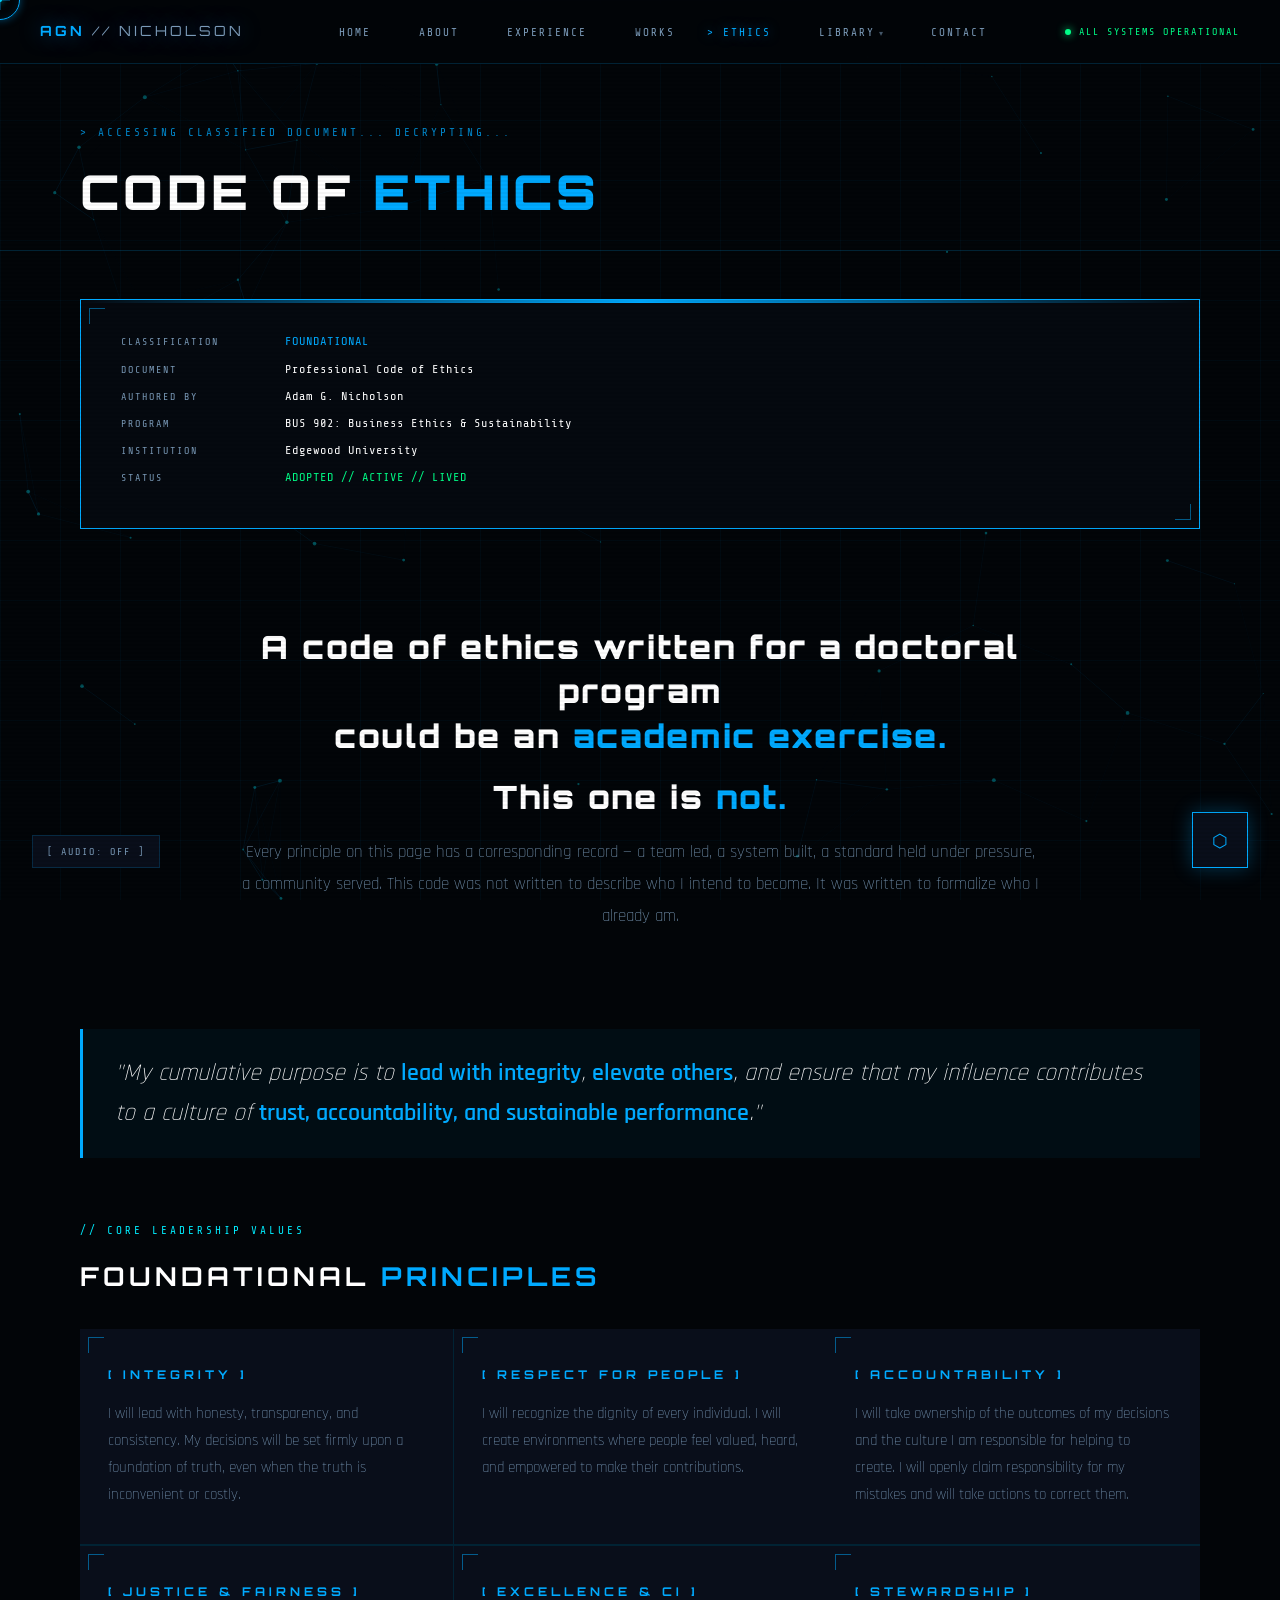
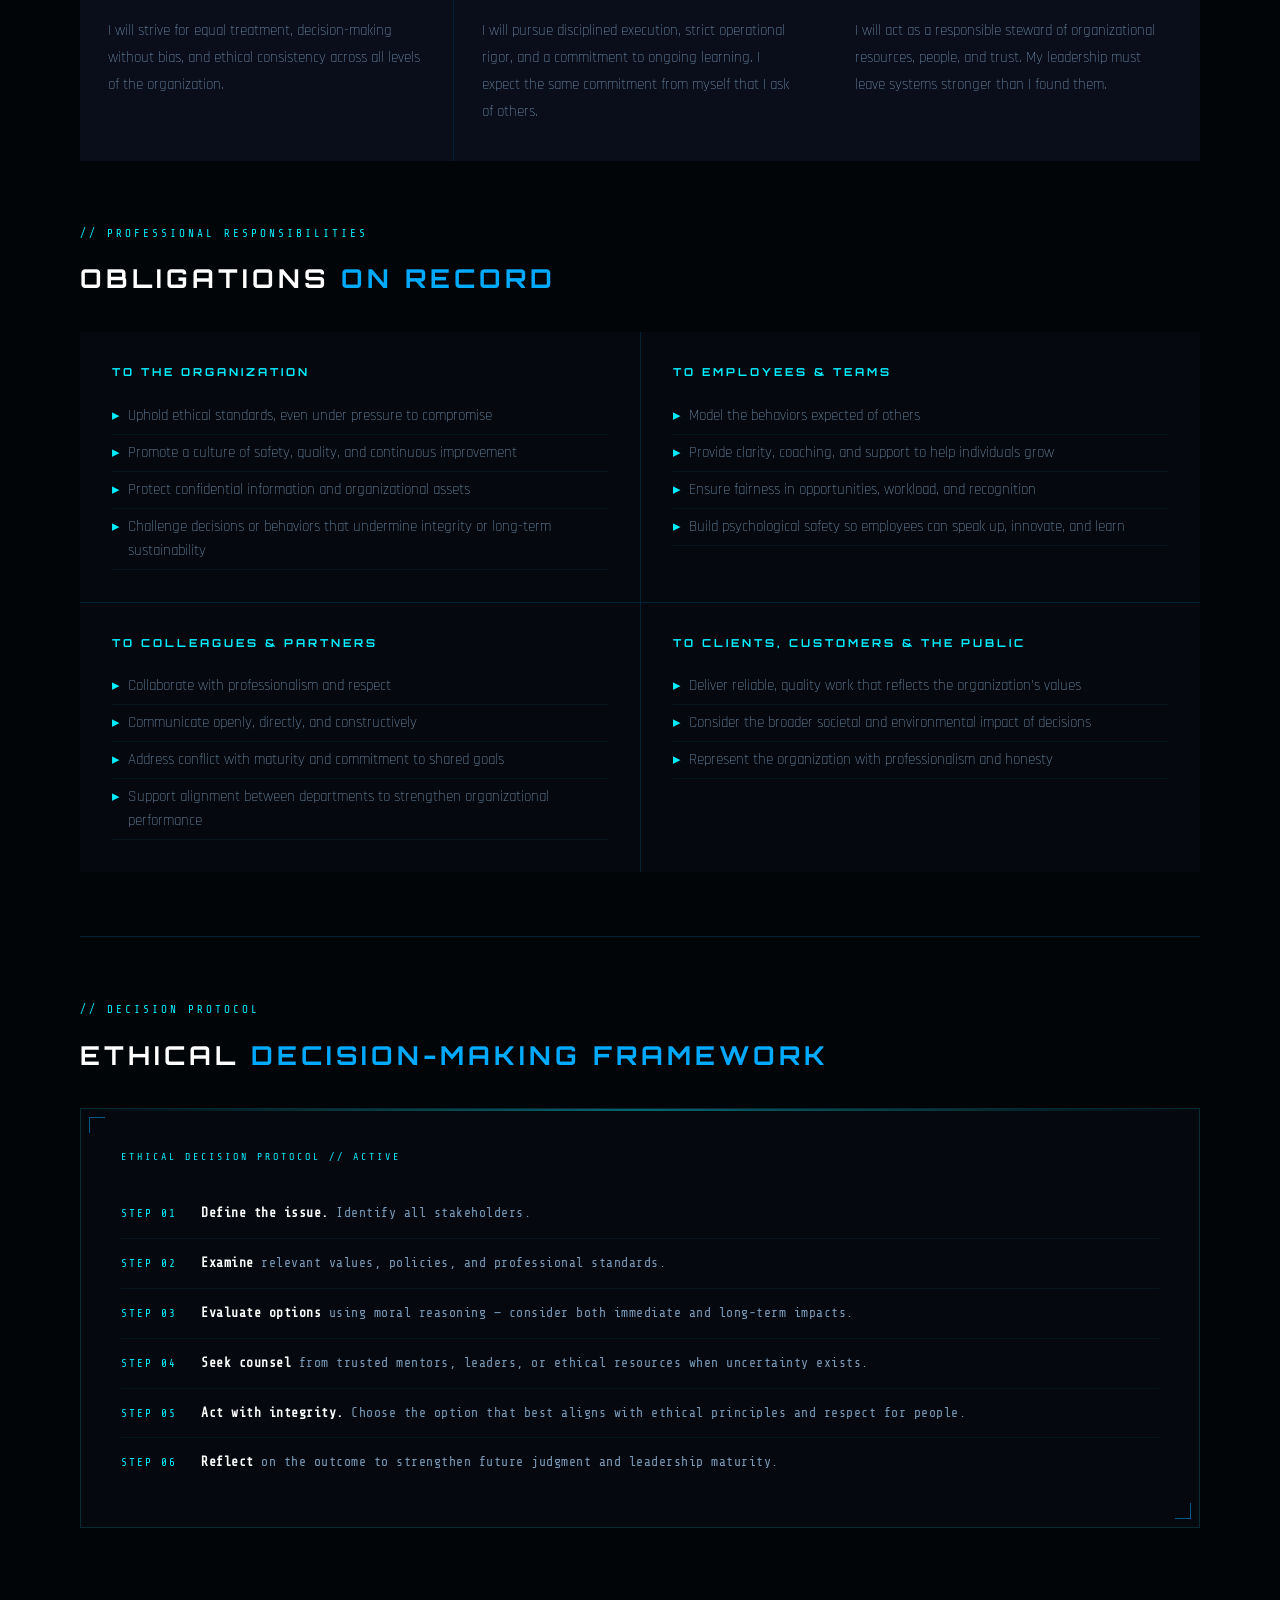
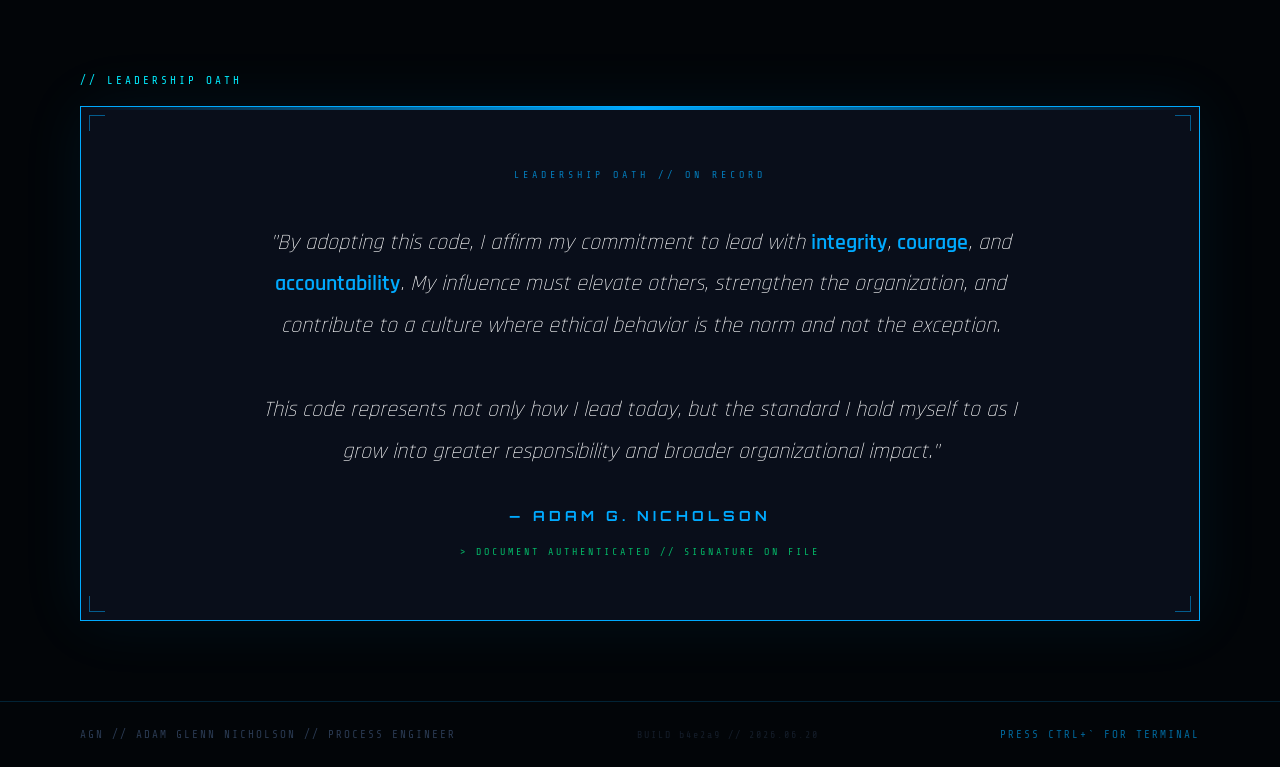
<file: ethics.html>
<!DOCTYPE html>
<html lang="en">
<head>
  <meta charset="UTF-8" />
  <meta name="viewport" content="width=device-width, initial-scale=1.0" />
  <title>AGN // Code of Ethics — Adam Glenn Nicholson</title>
  <meta name="description" content="The personal code of ethics governing Adam Glenn Nicholson's leadership — integrity, accountability, stewardship, and a leadership oath formalized through doctoral research." />
  <meta name="theme-color" content="#00aaff" />
  <link rel="canonical" href="https://agn-portfolio.onrender.com/ethics.html" />
  <link rel="icon" type="image/svg+xml" href="assets/favicon.svg" />
  <link rel="apple-touch-icon" href="assets/apple-touch-icon.png" />
  <meta property="og:type" content="website" />
  <meta property="og:title" content="Code of Ethics — Adam Glenn Nicholson" />
  <meta property="og:description" content="A formalized leadership code — integrity, accountability, stewardship — not written to describe who I intend to become, but who I already am." />
  <meta property="og:image" content="https://agn-portfolio.onrender.com/assets/og-image.png" />
  <meta property="og:url" content="https://agn-portfolio.onrender.com/ethics.html" />
  <meta name="twitter:card" content="summary_large_image" />
  <meta name="twitter:title" content="Code of Ethics — Adam Glenn Nicholson" />
  <meta name="twitter:description" content="A formalized leadership code — integrity, accountability, stewardship." />
  <meta name="twitter:image" content="https://agn-portfolio.onrender.com/assets/og-image.png" />
  <link rel="manifest" href="manifest.json" />
  <link rel="stylesheet" href="css/style.css" />
  <script type="application/ld+json">
  {
    "@context": "https://schema.org",
    "@type": "Person",
    "name": "Adam Glenn Nicholson",
    "jobTitle": "Process Engineer",
    "worksFor": {
      "@type": "Organization",
      "name": "Dal-Tile Corporation"
    },
    "alumniOf": [
      { "@type": "CollegeOrUniversity", "name": "Connors State College" },
      { "@type": "CollegeOrUniversity", "name": "University of Southern Mississippi" },
      { "@type": "CollegeOrUniversity", "name": "University of Oklahoma" },
      { "@type": "CollegeOrUniversity", "name": "Edgewood University" }
    ],
    "sameAs": [
      "https://www.linkedin.com/in/nicholson-adam/",
      "https://www.amazon.com/dp/B0FTK95KY9",
      "https://www.amazon.com/dp/B0FV8GQGXQ"
    ],
    "url": "https://agn-portfolio.onrender.com/"
  }
  </script>
  <style>
    /* ---- ETHICS PAGE ---- */

    /* DECRYPT ANIMATION */
    @keyframes decrypt {
      0%   { opacity: 0; letter-spacing: 8px; filter: blur(4px); }
      60%  { opacity: 0.7; letter-spacing: 2px; filter: blur(1px); }
      100% { opacity: 1; letter-spacing: normal; filter: blur(0); }
    }

    .decrypt {
      animation: decrypt 1.2s ease forwards;
      opacity: 0;
    }

    /* CLASSIFICATION HEADER */
    .classification-block {
      background: var(--dark-2);
      border: 1px solid var(--blue);
      padding: 32px 40px;
      margin: 48px 0;
      position: relative;
      font-family: var(--font-mono);
    }

    .classification-block::before {
      content: '';
      position: absolute;
      top: 0; left: 0;
      width: 100%; height: 3px;
      background: linear-gradient(90deg, transparent, var(--blue), transparent);
    }

    .classification-row {
      display: flex;
      gap: 24px;
      margin-bottom: 8px;
      font-size: 12px;
    }

    .classification-key {
      color: var(--grey);
      min-width: 140px;
      flex-shrink: 0;
      font-size: 10px;
      padding-top: 2px;
      letter-spacing: 2px;
    }

    .classification-val {
      color: var(--white);
      letter-spacing: 1px;
    }

    .classification-val.amber { color: var(--blue); }
    .classification-val.green { color: var(--green); }

    /* OPENING */
    .ethics-opening {
      max-width: 800px;
      margin: 0 auto;
      text-align: center;
      padding: 48px 0;
    }

    .ethics-opening h2 {
      font-family: var(--font-display);
      font-size: clamp(20px, 3vw, 32px);
      font-weight: 900;
      color: var(--white);
      letter-spacing: 2px;
      line-height: 1.4;
      margin-bottom: 16px;
    }

    .ethics-opening h2 span {
      color: var(--blue);
    }

    .ethics-opening p {
      font-family: var(--font-body);
      font-size: 17px;
      color: var(--grey);
      line-height: 1.9;
      font-weight: 300;
      margin-top: 16px;
    }

    /* PURPOSE STATEMENT */
    .purpose-block {
      border-left: 3px solid var(--blue);
      padding: 24px 32px;
      margin: 48px 0;
      background: var(--blue-glow2);
    }

    .purpose-block p {
      font-family: var(--font-body);
      font-size: clamp(18px, 2.5vw, 24px);
      color: var(--white);
      line-height: 1.7;
      font-weight: 300;
      font-style: italic;
    }

    .purpose-block p strong {
      color: var(--blue);
      font-style: normal;
      font-weight: 600;
    }

    /* CORE VALUES GRID */
    .values-grid {
      display: grid;
      grid-template-columns: repeat(3, 1fr);
      gap: 1px;
      background: var(--border);
      margin-top: 32px;
    }

    .value-card {
      background: var(--panel);
      padding: 36px 28px;
      position: relative;
      overflow: hidden;
      transition: background 0.3s;
    }

    .value-card::before {
      content: '';
      position: absolute;
      top: 0; left: 0;
      width: 3px; height: 0;
      background: var(--blue);
      transition: height 0.4s ease;
    }

    .value-card:hover {
      background: var(--panel-2);
    }

    .value-card:hover::before {
      height: 100%;
    }

    .value-label {
      font-family: var(--font-display);
      font-size: 12px;
      font-weight: 700;
      color: var(--blue);
      letter-spacing: 4px;
      text-transform: uppercase;
      margin-bottom: 16px;
    }

    .value-card p {
      font-family: var(--font-body);
      font-size: 15px;
      color: var(--grey);
      line-height: 1.8;
      font-weight: 300;
    }

    /* RESPONSIBILITIES */
    .responsibilities-section {
      padding: 64px 0;
    }

    .resp-grid {
      display: grid;
      grid-template-columns: repeat(2, 1fr);
      gap: 1px;
      background: var(--border);
      margin-top: 32px;
    }

    .resp-card {
      background: var(--dark-2);
      padding: 32px;
      position: relative;
      transition: background 0.3s;
    }

    .resp-card:hover {
      background: var(--panel);
    }

    .resp-title {
      font-family: var(--font-display);
      font-size: 11px;
      font-weight: 700;
      color: var(--cyan);
      letter-spacing: 3px;
      margin-bottom: 16px;
    }

    .resp-list {
      list-style: none;
    }

    .resp-list li {
      font-family: var(--font-body);
      font-size: 15px;
      color: var(--grey);
      padding: 6px 0 6px 16px;
      border-bottom: 1px solid rgba(0,212,255,0.06);
      position: relative;
      line-height: 1.6;
      font-weight: 300;
    }

    .resp-list li::before {
      content: '▸';
      position: absolute;
      left: 0;
      color: var(--cyan);
    }

    /* DECISION FRAMEWORK */
    .framework-section {
      padding: 64px 0;
      border-top: 1px solid var(--border);
    }

    .protocol-block {
      background: var(--dark-2);
      border: 1px solid var(--border-cyan);
      padding: 40px;
      margin-top: 32px;
      position: relative;
      font-family: var(--font-mono);
    }

    .protocol-block::before {
      content: '';
      position: absolute;
      top: 0; left: 0;
      width: 100%; height: 2px;
      background: linear-gradient(90deg, transparent, var(--cyan), transparent);
      opacity: 0.4;
    }

    .protocol-step {
      display: flex;
      gap: 24px;
      padding: 14px 0;
      border-bottom: 1px solid rgba(0,212,255,0.06);
      align-items: flex-start;
    }

    .protocol-step:last-child {
      border-bottom: none;
    }

    .protocol-num {
      font-size: 11px;
      color: var(--cyan);
      letter-spacing: 2px;
      flex-shrink: 0;
      padding-top: 2px;
    }

    .protocol-text {
      font-size: 13px;
      color: var(--grey);
      letter-spacing: 0.5px;
      line-height: 1.6;
    }

    .protocol-text strong {
      color: var(--white);
    }

    /* OATH */
    .oath-section {
      padding: 80px 0;
    }

    .oath-block {
      background: var(--panel);
      border: 1px solid var(--blue);
      padding: 60px;
      position: relative;
      text-align: center;
      box-shadow: 0 0 60px rgba(0,170,255, 0.08);
    }

    .oath-block::before {
      content: '';
      position: absolute;
      top: 0; left: 0;
      width: 100%; height: 3px;
      background: linear-gradient(90deg, transparent, var(--blue), transparent);
    }

    .oath-label {
      font-family: var(--font-mono);
      font-size: 10px;
      color: var(--blue);
      letter-spacing: 4px;
      margin-bottom: 40px;
      opacity: 0.7;
    }

    .oath-text {
      font-family: var(--font-body);
      font-size: clamp(17px, 2vw, 22px);
      color: var(--white);
      line-height: 1.9;
      font-weight: 300;
      font-style: italic;
      max-width: 800px;
      margin: 0 auto 32px;
    }

    .oath-text em {
      color: var(--blue);
      font-style: normal;
      font-weight: 600;
    }

    .oath-signature {
      font-family: var(--font-display);
      font-size: 14px;
      font-weight: 700;
      color: var(--blue);
      letter-spacing: 4px;
      margin-top: 32px;
    }

    .oath-authenticated {
      font-family: var(--font-mono);
      font-size: 10px;
      color: var(--green);
      letter-spacing: 3px;
      margin-top: 16px;
      opacity: 0.7;
    }

    @media (max-width: 900px) {
      .values-grid { grid-template-columns: repeat(2, 1fr); }
      .resp-grid   { grid-template-columns: 1fr; }
      .oath-block  { padding: 40px 24px; }
    }

    @media (max-width: 600px) {
      .values-grid { grid-template-columns: 1fr; }
      .classification-block { padding: 24px 20px; }
    }
  </style>
</head>
<body>

  <a href="#main-content" class="skip-link">Skip to main content</a>
  <div id="page-transition"></div>
  <canvas id="particle-canvas"></canvas>
  <button id="sound-toggle" aria-label="Toggle audio">[ AUDIO: OFF ]</button>

  <div class="cursor"><div class="cursor-dot"></div><div class="cursor-cross-h"></div><div class="cursor-cross-v"></div></div>
  <div class="cursor-ring"></div>
  <div class="scan-line"></div>

  <nav>
    <div class="nav-logo">AGN <span>// NICHOLSON</span></div>
    <ul class="nav-links">
      <li><a href="index.html">Home</a></li>
      <li><a href="about.html">About</a></li>
      <li><a href="experience.html">Experience</a></li>
      <li><a href="works.html">Works</a></li>
      <li><a href="ethics.html" class="active">Ethics</a></li>
      <li class="nav-has-dropdown">
        <a href="#" class="nav-dropdown-toggle" aria-haspopup="true" aria-expanded="false">Library</a>
        <ul class="nav-dropdown-menu">
          <li><a href="manifesto.html">Manifesto</a></li>
          <li><a href="buildlog.html">Build Log</a></li>
          <li><a href="lexicon.html">Lexicon</a></li>
          <li><a href="origin.html">Origin</a></li>
          <li><a href="doctrine.html">Doctrine</a></li>
          <li><a href="reading.html">Reading</a></li>
        </ul>
      </li>
      <li><a href="contact.html">Contact</a></li>
    </ul>
    <button class="nav-hamburger" id="nav-hamburger" aria-label="Toggle navigation menu" aria-expanded="false">
      <span></span><span></span><span></span>
    </button>
    <div class="nav-status">ALL SYSTEMS OPERATIONAL</div>
  </nav>

  <main class="page-wrapper" id="main-content">

    <div class="page-header">
      <div class="page-header-label" id="ethics-header-label">> ACCESSING CLASSIFIED DOCUMENT... DECRYPTING...</div>
      <h1>CODE OF <span>ETHICS</span></h1>
    </div>

    <div class="container">

      <!-- CLASSIFICATION BLOCK -->
      <div class="classification-block reveal">
        <div class="bracket-tl"></div>
        <div class="bracket-br"></div>
        <div class="classification-row">
          <div class="classification-key">CLASSIFICATION</div>
          <div class="classification-val amber">FOUNDATIONAL</div>
        </div>
        <div class="classification-row">
          <div class="classification-key">DOCUMENT</div>
          <div class="classification-val">Professional Code of Ethics</div>
        </div>
        <div class="classification-row">
          <div class="classification-key">AUTHORED BY</div>
          <div class="classification-val">Adam G. Nicholson</div>
        </div>
        <div class="classification-row">
          <div class="classification-key">PROGRAM</div>
          <div class="classification-val">BUS 902: Business Ethics & Sustainability</div>
        </div>
        <div class="classification-row">
          <div class="classification-key">INSTITUTION</div>
          <div class="classification-val">Edgewood University</div>
        </div>
        <div class="classification-row">
          <div class="classification-key">STATUS</div>
          <div class="classification-val green">ADOPTED // ACTIVE // LIVED</div>
        </div>
      </div>

      <!-- OPENING STATEMENT -->
      <div class="ethics-opening reveal">
        <h2>A code of ethics written for a doctoral program<br>could be an <span>academic exercise.</span></h2>
        <h2 style="margin-top:8px;">This one is <span>not.</span></h2>
        <p>Every principle on this page has a corresponding record — a team led, a system built, a standard held under pressure, a community served. This code was not written to describe who I intend to become. It was written to formalize who I already am.</p>
      </div>

      <!-- PURPOSE STATEMENT -->
      <div class="purpose-block reveal">
        <p>"My cumulative purpose is to <strong>lead with integrity</strong>, <strong>elevate others</strong>, and ensure that my influence contributes to a culture of <strong>trust, accountability, and sustainable performance</strong>."</p>
      </div>

      <!-- CORE VALUES -->
      <div style="padding: 16px 0 0;">
        <div class="section-label reveal">// CORE LEADERSHIP VALUES</div>
        <div class="section-title reveal">FOUNDATIONAL <span>PRINCIPLES</span></div>
        <div class="values-grid">

          <div class="value-card reveal">
            <div class="bracket-tl"></div>
            <div class="value-label">[ INTEGRITY ]</div>
            <p>I will lead with honesty, transparency, and consistency. My decisions will be set firmly upon a foundation of truth, even when the truth is inconvenient or costly.</p>
          </div>

          <div class="value-card reveal">
            <div class="bracket-tl"></div>
            <div class="value-label">[ RESPECT FOR PEOPLE ]</div>
            <p>I will recognize the dignity of every individual. I will create environments where people feel valued, heard, and empowered to make their contributions.</p>
          </div>

          <div class="value-card reveal">
            <div class="bracket-tl"></div>
            <div class="value-label">[ ACCOUNTABILITY ]</div>
            <p>I will take ownership of the outcomes of my decisions and the culture I am responsible for helping to create. I will openly claim responsibility for my mistakes and will take actions to correct them.</p>
          </div>

          <div class="value-card reveal">
            <div class="bracket-tl"></div>
            <div class="value-label">[ JUSTICE & FAIRNESS ]</div>
            <p>I will strive for equal treatment, decision-making without bias, and ethical consistency across all levels of the organization.</p>
          </div>

          <div class="value-card reveal">
            <div class="bracket-tl"></div>
            <div class="value-label">[ EXCELLENCE & CI ]</div>
            <p>I will pursue disciplined execution, strict operational rigor, and a commitment to ongoing learning. I expect the same commitment from myself that I ask of others.</p>
          </div>

          <div class="value-card reveal">
            <div class="bracket-tl"></div>
            <div class="value-label">[ STEWARDSHIP ]</div>
            <p>I will act as a responsible steward of organizational resources, people, and trust. My leadership must leave systems stronger than I found them.</p>
          </div>

        </div>
      </div>

      <!-- RESPONSIBILITIES -->
      <div class="responsibilities-section">
        <div class="section-label reveal">// PROFESSIONAL RESPONSIBILITIES</div>
        <div class="section-title reveal">OBLIGATIONS <span>ON RECORD</span></div>
        <div class="resp-grid">

          <div class="resp-card reveal">
            <div class="resp-title">TO THE ORGANIZATION</div>
            <ul class="resp-list">
              <li>Uphold ethical standards, even under pressure to compromise</li>
              <li>Promote a culture of safety, quality, and continuous improvement</li>
              <li>Protect confidential information and organizational assets</li>
              <li>Challenge decisions or behaviors that undermine integrity or long-term sustainability</li>
            </ul>
          </div>

          <div class="resp-card reveal">
            <div class="resp-title">TO EMPLOYEES & TEAMS</div>
            <ul class="resp-list">
              <li>Model the behaviors expected of others</li>
              <li>Provide clarity, coaching, and support to help individuals grow</li>
              <li>Ensure fairness in opportunities, workload, and recognition</li>
              <li>Build psychological safety so employees can speak up, innovate, and learn</li>
            </ul>
          </div>

          <div class="resp-card reveal">
            <div class="resp-title">TO COLLEAGUES & PARTNERS</div>
            <ul class="resp-list">
              <li>Collaborate with professionalism and respect</li>
              <li>Communicate openly, directly, and constructively</li>
              <li>Address conflict with maturity and commitment to shared goals</li>
              <li>Support alignment between departments to strengthen organizational performance</li>
            </ul>
          </div>

          <div class="resp-card reveal">
            <div class="resp-title">TO CLIENTS, CUSTOMERS & THE PUBLIC</div>
            <ul class="resp-list">
              <li>Deliver reliable, quality work that reflects the organization's values</li>
              <li>Consider the broader societal and environmental impact of decisions</li>
              <li>Represent the organization with professionalism and honesty</li>
            </ul>
          </div>

        </div>
      </div>

      <!-- DECISION FRAMEWORK -->
      <div class="framework-section">
        <div class="section-label reveal">// DECISION PROTOCOL</div>
        <div class="section-title reveal">ETHICAL <span>DECISION-MAKING FRAMEWORK</span></div>
        <div class="protocol-block reveal">
          <div class="bracket-tl"></div>
          <div class="bracket-br"></div>
          <div style="font-size:10px;color:var(--cyan);letter-spacing:3px;margin-bottom:24px;">ETHICAL DECISION PROTOCOL // ACTIVE</div>

          <div class="protocol-step">
            <div class="protocol-num">STEP 01</div>
            <div class="protocol-text"><strong>Define the issue.</strong> Identify all stakeholders.</div>
          </div>
          <div class="protocol-step">
            <div class="protocol-num">STEP 02</div>
            <div class="protocol-text"><strong>Examine</strong> relevant values, policies, and professional standards.</div>
          </div>
          <div class="protocol-step">
            <div class="protocol-num">STEP 03</div>
            <div class="protocol-text"><strong>Evaluate options</strong> using moral reasoning — consider both immediate and long-term impacts.</div>
          </div>
          <div class="protocol-step">
            <div class="protocol-num">STEP 04</div>
            <div class="protocol-text"><strong>Seek counsel</strong> from trusted mentors, leaders, or ethical resources when uncertainty exists.</div>
          </div>
          <div class="protocol-step">
            <div class="protocol-num">STEP 05</div>
            <div class="protocol-text"><strong>Act with integrity.</strong> Choose the option that best aligns with ethical principles and respect for people.</div>
          </div>
          <div class="protocol-step">
            <div class="protocol-num">STEP 06</div>
            <div class="protocol-text"><strong>Reflect</strong> on the outcome to strengthen future judgment and leadership maturity.</div>
          </div>
        </div>
      </div>

      <!-- LEADERSHIP OATH -->
      <div class="oath-section">
        <div class="section-label reveal">// LEADERSHIP OATH</div>
        <div class="oath-block reveal">
          <div class="bracket-tl"></div>
          <div class="bracket-tr"></div>
          <div class="bracket-bl"></div>
          <div class="bracket-br"></div>
          <div class="oath-label">LEADERSHIP OATH // ON RECORD</div>
          <div class="oath-text">
            "By adopting this code, I affirm my commitment to lead with <em>integrity</em>, <em>courage</em>, and <em>accountability</em>. My influence must elevate others, strengthen the organization, and contribute to a culture where ethical behavior is the norm and not the exception.
            <br><br>
            This code represents not only how I lead today, but the standard I hold myself to as I grow into greater responsibility and broader organizational impact."
          </div>
          <div class="oath-signature">— ADAM G. NICHOLSON</div>
          <div class="oath-authenticated">> DOCUMENT AUTHENTICATED // SIGNATURE ON FILE</div>
        </div>
      </div>

    </div><!-- end container -->

    <footer>
      <div class="footer-left">AGN // ADAM GLENN NICHOLSON // PROCESS ENGINEER</div>
      <div class="footer-build">BUILD b4e2a9 // 2026.06.20</div>
      <div class="footer-right">PRESS CTRL+` FOR TERMINAL</div>
    </footer>

  </main>

  <div id="terminal-overlay">
    <div class="terminal-window">
      <div class="terminal-titlebar">
        <span>AGN // SECURE TERMINAL</span>
        <button class="terminal-close" id="terminal-close-btn" aria-label="Close terminal">[ CLOSE ]</button>
      </div>
      <div class="terminal-body" id="terminal-body">
        <div class="terminal-output">AGN TERMINAL v1.0 // TYPE 'help' FOR COMMANDS</div>
        <div class="terminal-output">━━━━━━━━━━━━━━━━━━━━━━━━━━━━━━━━━━━━━━━━━━━</div>
      </div>
      <div class="terminal-input-row">
        <span class="terminal-prompt">AGN://&gt;</span>
        <input type="text" id="terminal-input" autocomplete="off" spellcheck="false" aria-label="Terminal command input" />
      </div>
    </div>
  </div>

  <div id="chat-widget">
    <div class="chat-window" id="chat-window">
      <div class="chat-header">
        <span>// AGN AI INTERFACE</span>
        <span class="status-badge status-alpha">IN DEV</span>
      </div>
      <div class="chat-messages" id="chat-messages">
        <div class="chat-message assistant"><strong>AI INTERFACE — IN DEVELOPMENT</strong><br>Direct inquiries: <a href="mailto:nicholson786@gmail.com" style="color:var(--blue);">nicholson786@gmail.com</a></div>
      </div>
      <div class="chat-input-row">
        <input type="text" id="chat-input" placeholder="> ENTER QUERY..." aria-label="Chat message input" />
        <button class="chat-send" id="chat-send">SEND</button>
      </div>
    </div>
    <button class="chat-toggle" id="chat-toggle" aria-label="Toggle chat">⬡</button>
  </div>

  <script src="js/particles.js"></script>
  <script src="js/sound.js"></script>
  <script src="js/main.js"></script>
  <script src="js/chat.js"></script>
</body>
</html>
</file>
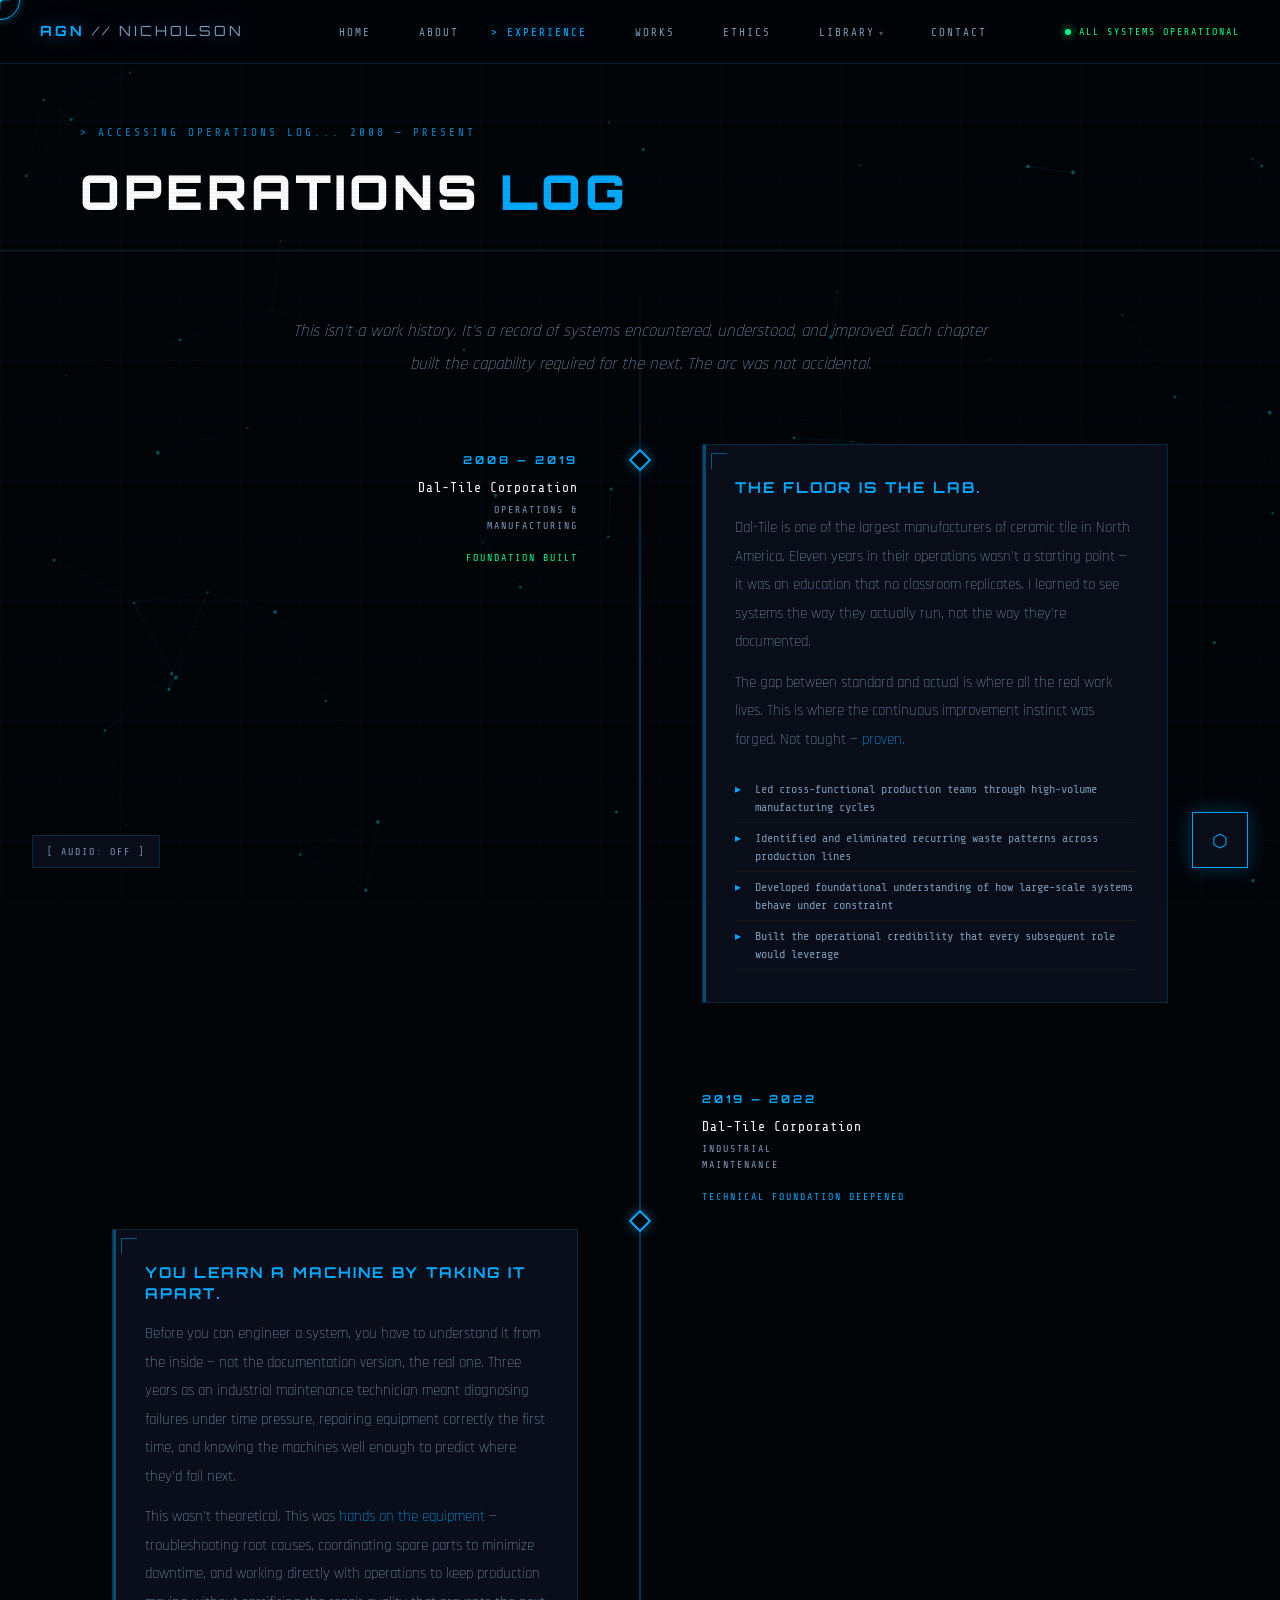
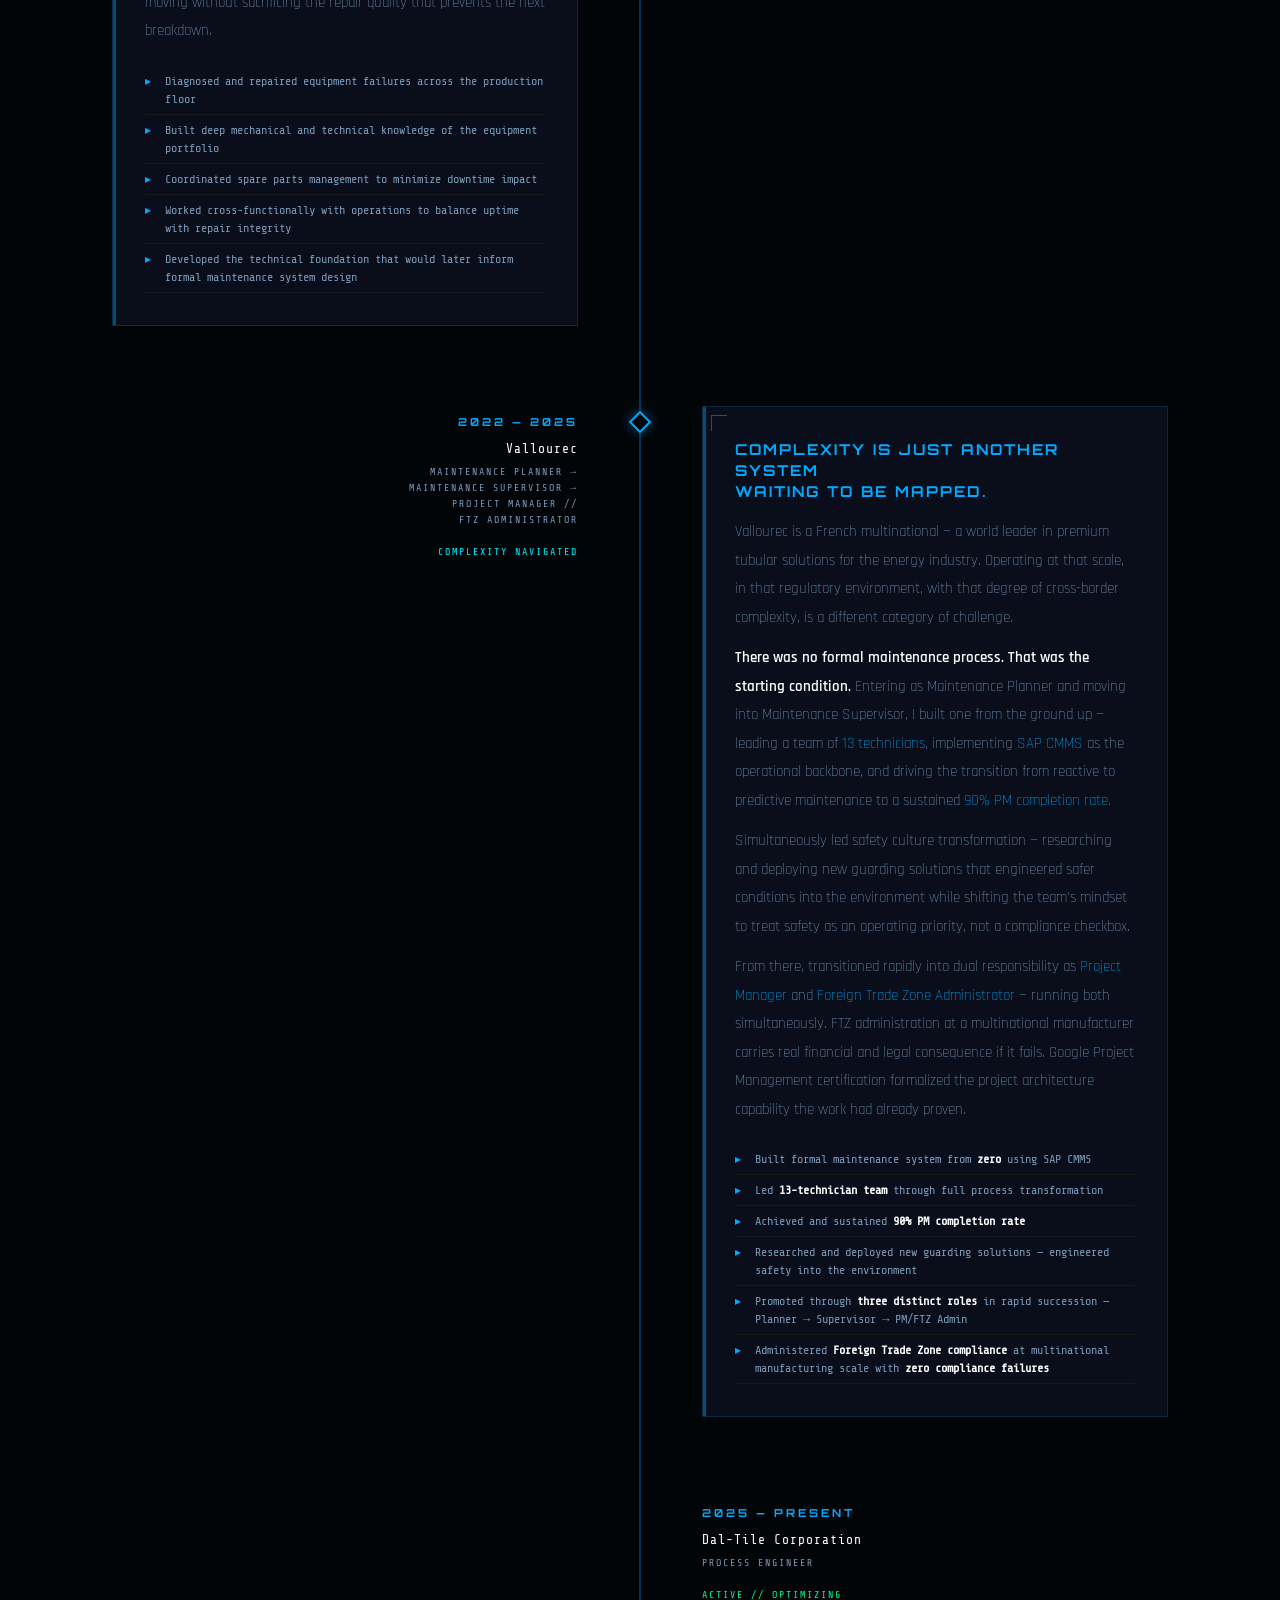
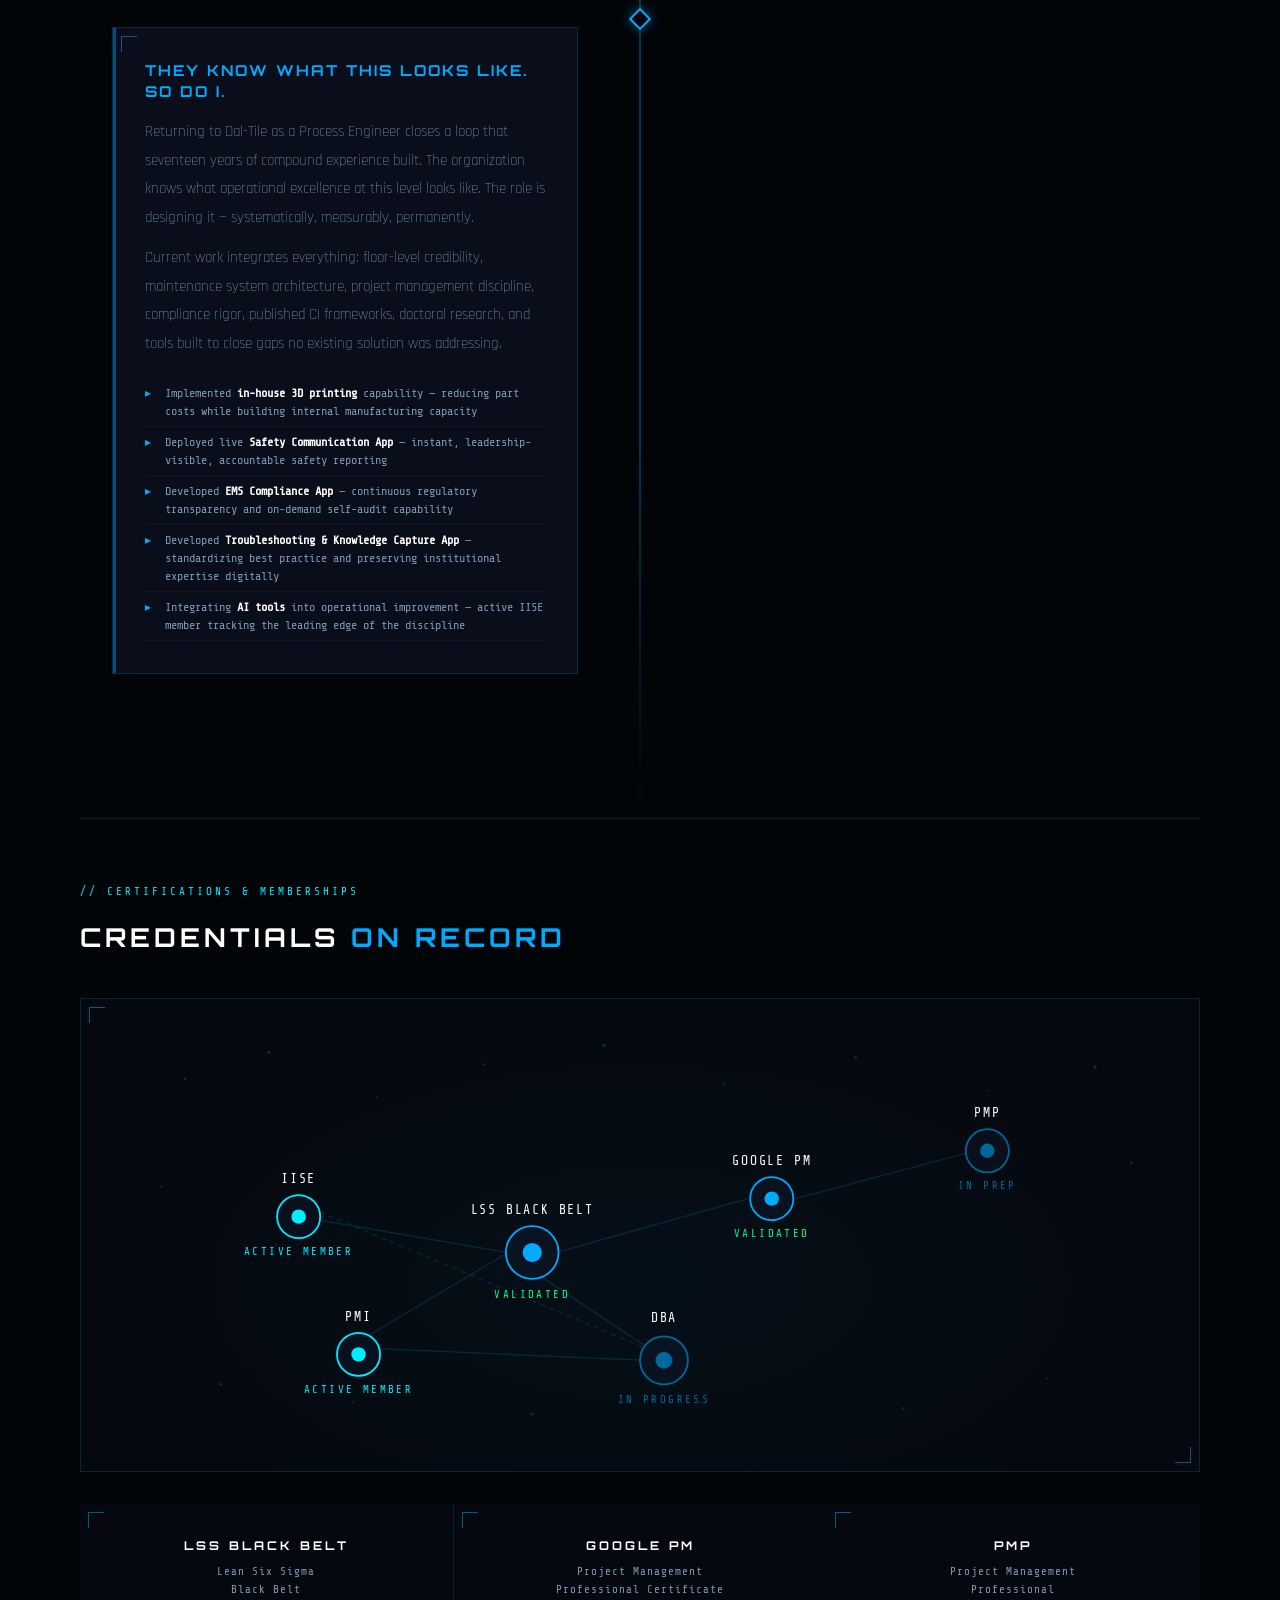
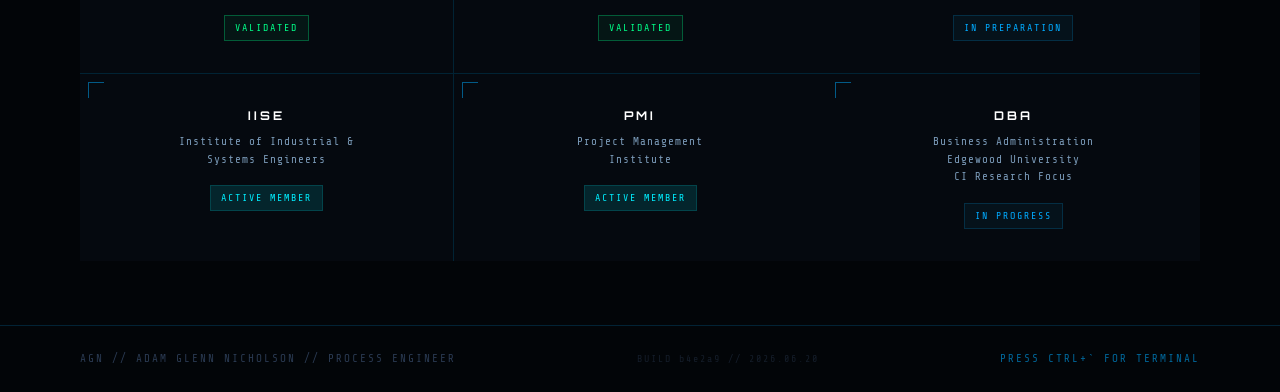
<file: experience.html>
<!DOCTYPE html>
<html lang="en">
<head>
  <meta charset="UTF-8" />
  <meta name="viewport" content="width=device-width, initial-scale=1.0" />
  <title>AGN // Experience — Adam Glenn Nicholson</title>
  <meta name="description" content="Seventeen years of operational systems engineered across Dal-Tile and Vallourec — production floor to process engineering, mapped chapter by chapter." />
  <meta name="theme-color" content="#00aaff" />
  <link rel="canonical" href="https://agn-portfolio.onrender.com/experience.html" />
  <link rel="icon" type="image/svg+xml" href="assets/favicon.svg" />
  <link rel="apple-touch-icon" href="assets/apple-touch-icon.png" />
  <meta property="og:type" content="website" />
  <meta property="og:title" content="Operations Log — Adam Glenn Nicholson" />
  <meta property="og:description" content="Dal-Tile to Vallourec and back — 17 years of operational systems built, led, and engineered." />
  <meta property="og:image" content="https://agn-portfolio.onrender.com/assets/og-image.png" />
  <meta property="og:url" content="https://agn-portfolio.onrender.com/experience.html" />
  <meta name="twitter:card" content="summary_large_image" />
  <meta name="twitter:title" content="Operations Log — Adam Glenn Nicholson" />
  <meta name="twitter:description" content="17 years of operational systems built, led, and engineered." />
  <meta name="twitter:image" content="https://agn-portfolio.onrender.com/assets/og-image.png" />
  <link rel="manifest" href="manifest.json" />
  <link rel="stylesheet" href="css/style.css" />
  <script type="application/ld+json">
  {
    "@context": "https://schema.org",
    "@type": "Person",
    "name": "Adam Glenn Nicholson",
    "jobTitle": "Process Engineer",
    "worksFor": {
      "@type": "Organization",
      "name": "Dal-Tile Corporation"
    },
    "alumniOf": [
      { "@type": "CollegeOrUniversity", "name": "Connors State College" },
      { "@type": "CollegeOrUniversity", "name": "University of Southern Mississippi" },
      { "@type": "CollegeOrUniversity", "name": "University of Oklahoma" },
      { "@type": "CollegeOrUniversity", "name": "Edgewood University" }
    ],
    "sameAs": [
      "https://www.linkedin.com/in/nicholson-adam/",
      "https://www.amazon.com/dp/B0FTK95KY9",
      "https://www.amazon.com/dp/B0FV8GQGXQ"
    ],
    "url": "https://agn-portfolio.onrender.com/"
  }
  </script>
  <style>
    .timeline { position: relative; padding: 64px 0; }
    .timeline::before {
      content: '';
      position: absolute;
      top: 0; left: 50%;
      transform: translateX(-50%);
      width: 1px; height: 100%;
      background: linear-gradient(180deg, transparent, var(--blue-dim) 10%, var(--blue-dim) 90%, transparent);
    }
    .timeline-intro { max-width: 720px; margin: 0 auto 64px; text-align: center; }
    .timeline-intro p { font-family: var(--font-body); font-size: 17px; color: var(--grey); line-height: 1.9; font-weight: 300; font-style: italic; }

    .chapter { display: grid; grid-template-columns: 1fr 60px 1fr; gap: 0; margin-bottom: 80px; align-items: start; }

    /* ODD: content left, meta right */
    .chapter:nth-child(odd) .chapter-content { grid-column: 1; }
    .chapter:nth-child(odd) .chapter-node    { grid-column: 2; }
    .chapter:nth-child(odd) .chapter-meta    { grid-column: 3; }

    /* EVEN: meta left, content right */
    .chapter:nth-child(even) .chapter-meta    { grid-column: 1; grid-row: 1; text-align: right; }
    .chapter:nth-child(even) .chapter-node    { grid-column: 2; grid-row: 1; }
    .chapter:nth-child(even) .chapter-content { grid-column: 3; grid-row: 1; }

    .chapter-node { display: flex; flex-direction: column; align-items: center; padding-top: 8px; position: relative; z-index: 2; }
    .chapter-node-dot { width: 16px; height: 16px; border: 2px solid var(--blue); background: var(--dark); transform: rotate(45deg); flex-shrink: 0; box-shadow: 0 0 12px rgba(0,170,255,0.5); }

    .chapter-meta { padding: 8px 32px 0; }
    .chapter-dates { font-family: var(--font-display); font-size: 11px; font-weight: 700; color: var(--blue); letter-spacing: 3px; margin-bottom: 8px; }
    .chapter-org   { font-family: var(--font-mono); font-size: 13px; color: var(--white); letter-spacing: 1px; margin-bottom: 4px; }
    .chapter-class { font-family: var(--font-mono); font-size: 10px; color: var(--grey); letter-spacing: 2px; line-height: 1.6; }

    .chapter-content { padding: 0 32px; }
    .chapter-card { background: var(--panel); border: 1px solid var(--border); padding: 32px; position: relative; overflow: hidden; transition: border-color 0.3s; }
    .chapter-card::before { content: ''; position: absolute; top: 0; left: 0; width: 3px; height: 100%; background: var(--blue); opacity: 0.4; }
    .chapter-card:hover { border-color: var(--blue); }
    .chapter-card:hover::before { opacity: 1; }

    .chapter-headline { font-family: var(--font-display); font-size: clamp(12px, 1.4vw, 15px); font-weight: 700; color: var(--blue); letter-spacing: 2px; text-transform: uppercase; margin-bottom: 16px; line-height: 1.4; }
    .chapter-body { font-family: var(--font-body); font-size: 15px; color: var(--grey); line-height: 1.9; font-weight: 300; margin-bottom: 20px; }
    .chapter-body strong { color: var(--white); font-weight: 600; }
    .chapter-body em { color: var(--blue); font-style: normal; }

    .impact-list { list-style: none; margin-top: 16px; }
    .impact-list li { font-family: var(--font-mono); font-size: 12px; color: var(--grey); padding: 6px 0 6px 20px; border-bottom: 1px solid rgba(245,166,35,0.07); position: relative; line-height: 1.5; }
    .impact-list li::before { content: '▸'; position: absolute; left: 0; color: var(--blue); }
    .impact-list li strong { color: var(--white); }

    .certs-section { padding: 64px 0; border-top: 1px solid var(--border); }

    /* CONSTELLATION */
    .constellation-wrap {
      margin: 40px 0 8px;
      background: var(--dark-2);
      border: 1px solid var(--border);
      padding: 32px;
      position: relative;
      overflow: hidden;
    }
    .constellation-wrap::before {
      content: '';
      position: absolute;
      inset: 0;
      background: radial-gradient(ellipse at 50% 60%, rgba(0,170,255,0.04) 0%, transparent 70%);
      pointer-events: none;
    }
    .constellation-svg {
      width: 100%;
      height: auto;
      display: block;
      overflow: visible;
    }
    .const-line {
      stroke: rgba(0,170,255,0.18);
      stroke-width: 1;
      fill: none;
    }
    .bg-star { fill: rgba(0,170,255,0.25); }
    .node-ring-outer { fill: var(--panel); stroke-width: 1.5; }
    .node-ring-outer.validated { stroke: var(--blue); }
    .node-ring-outer.active    { stroke: var(--cyan); }
    .node-ring-outer.pending   { stroke: var(--blue-dim); }
    .node-core-dot { }
    .node-core-dot.validated {
      fill: var(--blue);
      animation: const-pulse 2.5s ease-in-out infinite;
    }
    .node-core-dot.active {
      fill: var(--cyan);
      animation: const-pulse 3s ease-in-out infinite;
    }
    .node-core-dot.pending { fill: var(--blue-dim); }
    @keyframes const-pulse {
      0%, 100% { opacity: 0.6; }
      50%       { opacity: 1; }
    }
    .node-label {
      font-family: 'Share Tech Mono', monospace;
      font-size: 11px;
      fill: var(--white);
      letter-spacing: 1.5px;
    }
    .node-status {
      font-family: 'Share Tech Mono', monospace;
      font-size: 9px;
      letter-spacing: 2px;
    }
    .node-status.validated { fill: #00ff88; }
    .node-status.active    { fill: #00eeff; }
    .node-status.pending   { fill: #006699; }

    @media (prefers-reduced-motion: reduce) {
      .node-core-dot { animation: none !important; opacity: 1 !important; }
    }

    .certs-grid { display: grid; grid-template-columns: repeat(3, 1fr); gap: 1px; background: var(--border); margin-top: 32px; }
    .cert-card { background: var(--dark-2); padding: 32px 24px; text-align: center; position: relative; transition: background 0.3s; }
    .cert-card:hover { background: var(--panel); }
    .cert-card::before { content: ''; position: absolute; top: 0; left: 0; width: 100%; height: 2px; background: linear-gradient(90deg, transparent, var(--cyan), transparent); opacity: 0; transition: opacity 0.3s; }
    .cert-card:hover::before { opacity: 1; }
    .cert-title { font-family: var(--font-display); font-size: 12px; font-weight: 700; color: var(--white); letter-spacing: 3px; margin-bottom: 8px; }
    .cert-sub { font-family: var(--font-mono); font-size: 11px; color: var(--grey); letter-spacing: 1px; margin-bottom: 16px; line-height: 1.6; }

    @media (max-width: 900px) {
      .timeline::before { left: 24px; }
      .chapter { grid-template-columns: 48px 1fr; grid-template-rows: auto auto; margin-bottom: 48px; }
      .chapter:nth-child(odd) .chapter-content,
      .chapter:nth-child(even) .chapter-content { grid-column: 2; grid-row: 2; }
      .chapter:nth-child(odd) .chapter-meta,
      .chapter:nth-child(even) .chapter-meta { grid-column: 2; grid-row: 1; text-align: left; padding: 0 0 16px 0; }
      .chapter:nth-child(odd) .chapter-node,
      .chapter:nth-child(even) .chapter-node { grid-column: 1; grid-row: 1 / 3; }
      .chapter-content { padding: 0; }
      .certs-grid { grid-template-columns: 1fr; }
    }
  </style>
</head>
<body>

  <a href="#main-content" class="skip-link">Skip to main content</a>
  <div id="page-transition"></div>
  <canvas id="particle-canvas"></canvas>
  <button id="sound-toggle" aria-label="Toggle audio">[ AUDIO: OFF ]</button>

  <div class="cursor"><div class="cursor-dot"></div><div class="cursor-cross-h"></div><div class="cursor-cross-v"></div></div>
  <div class="cursor-ring"></div>
  <div class="scan-line"></div>

  <nav>
    <div class="nav-logo">AGN <span>// NICHOLSON</span></div>
    <ul class="nav-links">
      <li><a href="index.html">Home</a></li>
      <li><a href="about.html">About</a></li>
      <li><a href="experience.html" class="active">Experience</a></li>
      <li><a href="works.html">Works</a></li>
      <li><a href="ethics.html">Ethics</a></li>
      <li class="nav-has-dropdown">
        <a href="#" class="nav-dropdown-toggle" aria-haspopup="true" aria-expanded="false">Library</a>
        <ul class="nav-dropdown-menu">
          <li><a href="manifesto.html">Manifesto</a></li>
          <li><a href="buildlog.html">Build Log</a></li>
          <li><a href="lexicon.html">Lexicon</a></li>
          <li><a href="origin.html">Origin</a></li>
          <li><a href="doctrine.html">Doctrine</a></li>
          <li><a href="reading.html">Reading</a></li>
        </ul>
      </li>
      <li><a href="contact.html">Contact</a></li>
    </ul>
    <button class="nav-hamburger" id="nav-hamburger" aria-label="Toggle navigation menu" aria-expanded="false">
      <span></span><span></span><span></span>
    </button>
    <div class="nav-status">ALL SYSTEMS OPERATIONAL</div>
  </nav>

  <main class="page-wrapper" id="main-content">

    <div class="page-header">
      <div class="page-header-label">> ACCESSING OPERATIONS LOG... 2008 — PRESENT</div>
      <h1>OPERATIONS <span>LOG</span></h1>
    </div>

    <div class="container">
      <div class="timeline">

        <div class="timeline-intro reveal">
          <p>This isn't a work history. It's a record of systems encountered, understood, and improved. Each chapter built the capability required for the next. The arc was not accidental.</p>
        </div>

        <!-- CHAPTER 1: DAL-TILE OPERATIONS -->
        <div class="chapter reveal">
          <div class="chapter-content">
            <div class="chapter-card">
              <div class="bracket-tl"></div>
              <div class="chapter-headline">THE FLOOR IS THE LAB.</div>
              <div class="chapter-body">
                <p>Dal-Tile is one of the largest manufacturers of ceramic tile in North America. Eleven years in their operations wasn't a starting point — it was an education that no classroom replicates. I learned to see systems the way they actually run, not the way they're documented.</p>
                <p style="margin-top:12px;">The gap between standard and actual is where all the real work lives. This is where the continuous improvement instinct was forged. Not taught — <em>proven.</em></p>
              </div>
              <ul class="impact-list">
                <li>Led cross-functional production teams through high-volume manufacturing cycles</li>
                <li>Identified and eliminated recurring waste patterns across production lines</li>
                <li>Developed foundational understanding of how large-scale systems behave under constraint</li>
                <li>Built the operational credibility that every subsequent role would leverage</li>
              </ul>
            </div>
          </div>
          <div class="chapter-node"><div class="chapter-node-dot"></div></div>
          <div class="chapter-meta">
            <div class="chapter-dates">2008 — 2019</div>
            <div class="chapter-org">Dal-Tile Corporation</div>
            <div class="chapter-class">OPERATIONS &<br>MANUFACTURING<br><br><span style="color:var(--green)">FOUNDATION BUILT</span></div>
          </div>
        </div>

        <!-- CHAPTER 2: DAL-TILE MAINTENANCE -->
        <div class="chapter reveal">
          <div class="chapter-meta">
            <div class="chapter-dates">2019 — 2022</div>
            <div class="chapter-org">Dal-Tile Corporation</div>
            <div class="chapter-class">INDUSTRIAL<br>MAINTENANCE<br><br><span style="color:var(--blue)">TECHNICAL FOUNDATION DEEPENED</span></div>
          </div>
          <div class="chapter-node"><div class="chapter-node-dot"></div></div>
          <div class="chapter-content">
            <div class="chapter-card">
              <div class="bracket-tl"></div>
              <div class="chapter-headline">YOU LEARN A MACHINE BY TAKING IT APART.</div>
              <div class="chapter-body">
                <p>Before you can engineer a system, you have to understand it from the inside — not the documentation version, the real one. Three years as an industrial maintenance technician meant diagnosing failures under time pressure, repairing equipment correctly the first time, and knowing the machines well enough to predict where they'd fail next.</p>
                <p style="margin-top:12px;">This wasn't theoretical. This was <em>hands on the equipment</em> — troubleshooting root causes, coordinating spare parts to minimize downtime, and working directly with operations to keep production moving without sacrificing the repair quality that prevents the next breakdown.</p>
              </div>
              <ul class="impact-list">
                <li>Diagnosed and repaired equipment failures across the production floor</li>
                <li>Built deep mechanical and technical knowledge of the equipment portfolio</li>
                <li>Coordinated spare parts management to minimize downtime impact</li>
                <li>Worked cross-functionally with operations to balance uptime with repair integrity</li>
                <li>Developed the technical foundation that would later inform formal maintenance system design</li>
              </ul>
            </div>
          </div>
        </div>

        <!-- CHAPTER 3: VALLOUREC -->
        <div class="chapter reveal">
          <div class="chapter-content">
            <div class="chapter-card">
              <div class="bracket-tl"></div>
              <div class="chapter-headline">COMPLEXITY IS JUST ANOTHER SYSTEM<br>WAITING TO BE MAPPED.</div>
              <div class="chapter-body">
                <p>Vallourec is a French multinational — a world leader in premium tubular solutions for the energy industry. Operating at that scale, in that regulatory environment, with that degree of cross-border complexity, is a different category of challenge.</p>
                <p style="margin-top:12px;"><strong>There was no formal maintenance process. That was the starting condition.</strong> Entering as Maintenance Planner and moving into Maintenance Supervisor, I built one from the ground up — leading a team of <em>13 technicians</em>, implementing <em>SAP CMMS</em> as the operational backbone, and driving the transition from reactive to predictive maintenance to a sustained <em>90% PM completion rate.</em></p>
                <p style="margin-top:12px;">Simultaneously led safety culture transformation — researching and deploying new guarding solutions that engineered safer conditions into the environment while shifting the team's mindset to treat safety as an operating priority, not a compliance checkbox.</p>
                <p style="margin-top:12px;">From there, transitioned rapidly into dual responsibility as <em>Project Manager</em> and <em>Foreign Trade Zone Administrator</em> — running both simultaneously. FTZ administration at a multinational manufacturer carries real financial and legal consequence if it fails. Google Project Management certification formalized the project architecture capability the work had already proven.</p>
              </div>
              <ul class="impact-list">
                <li>Built formal maintenance system from <strong>zero</strong> using SAP CMMS</li>
                <li>Led <strong>13-technician team</strong> through full process transformation</li>
                <li>Achieved and sustained <strong>90% PM completion rate</strong></li>
                <li>Researched and deployed new guarding solutions — engineered safety into the environment</li>
                <li>Promoted through <strong>three distinct roles</strong> in rapid succession — Planner → Supervisor → PM/FTZ Admin</li>
                <li>Administered <strong>Foreign Trade Zone compliance</strong> at multinational manufacturing scale with <strong>zero compliance failures</strong></li>
              </ul>
            </div>
          </div>
          <div class="chapter-node"><div class="chapter-node-dot"></div></div>
          <div class="chapter-meta">
            <div class="chapter-dates">2022 — 2025</div>
            <div class="chapter-org">Vallourec</div>
            <div class="chapter-class">MAINTENANCE PLANNER →<br>MAINTENANCE SUPERVISOR →<br>PROJECT MANAGER //<br>FTZ ADMINISTRATOR<br><br><span style="color:var(--cyan)">COMPLEXITY NAVIGATED</span></div>
          </div>
        </div>

        <!-- CHAPTER 4: DAL-TILE PROCESS ENGINEER -->
        <div class="chapter reveal">
          <div class="chapter-meta">
            <div class="chapter-dates">2025 — PRESENT</div>
            <div class="chapter-org">Dal-Tile Corporation</div>
            <div class="chapter-class">PROCESS ENGINEER<br><br><span style="color:var(--green)">ACTIVE // OPTIMIZING</span></div>
          </div>
          <div class="chapter-node"><div class="chapter-node-dot"></div></div>
          <div class="chapter-content">
            <div class="chapter-card">
              <div class="bracket-tl"></div>
              <div class="chapter-headline">THEY KNOW WHAT THIS LOOKS LIKE.<br>SO DO I.</div>
              <div class="chapter-body">
                <p>Returning to Dal-Tile as a Process Engineer closes a loop that seventeen years of compound experience built. The organization knows what operational excellence at this level looks like. The role is designing it — systematically, measurably, permanently.</p>
                <p style="margin-top:12px;">Current work integrates everything: floor-level credibility, maintenance system architecture, project management discipline, compliance rigor, published CI frameworks, doctoral research, and tools built to close gaps no existing solution was addressing.</p>
              </div>
              <ul class="impact-list">
                <li>Implemented <strong>in-house 3D printing</strong> capability — reducing part costs while building internal manufacturing capacity</li>
                <li>Deployed live <strong>Safety Communication App</strong> — instant, leadership-visible, accountable safety reporting</li>
                <li>Developed <strong>EMS Compliance App</strong> — continuous regulatory transparency and on-demand self-audit capability</li>
                <li>Developed <strong>Troubleshooting & Knowledge Capture App</strong> — standardizing best practice and preserving institutional expertise digitally</li>
                <li>Integrating <strong>AI tools</strong> into operational improvement — active IISE member tracking the leading edge of the discipline</li>
              </ul>
            </div>
          </div>
        </div>

      </div><!-- end timeline -->

      <!-- CERTS -->
      <div class="certs-section">
        <div class="section-label reveal">// CERTIFICATIONS & MEMBERSHIPS</div>
        <div class="section-title reveal">CREDENTIALS <span>ON RECORD</span></div>

        <!-- CONSTELLATION -->
        <div class="constellation-wrap reveal">
          <div class="bracket-tl"></div>
          <div class="bracket-br"></div>
          <svg class="constellation-svg" viewBox="0 0 880 340" xmlns="http://www.w3.org/2000/svg" aria-label="Credential constellation map">

            <!-- Background field stars -->
            <g class="bg-stars">
              <circle class="bg-star" cx="60"  cy="40"  r="1"/>
              <circle class="bg-star" cx="130" cy="18"  r="1.2"/>
              <circle class="bg-star" cx="220" cy="55"  r="0.8"/>
              <circle class="bg-star" cx="310" cy="28"  r="1"/>
              <circle class="bg-star" cx="410" cy="12"  r="1.4"/>
              <circle class="bg-star" cx="510" cy="44"  r="0.9"/>
              <circle class="bg-star" cx="620" cy="22"  r="1.1"/>
              <circle class="bg-star" cx="730" cy="50"  r="0.8"/>
              <circle class="bg-star" cx="820" cy="30"  r="1.3"/>
              <circle class="bg-star" cx="40"  cy="130" r="0.9"/>
              <circle class="bg-star" cx="850" cy="110" r="1"/>
              <circle class="bg-star" cx="780" cy="290" r="0.8"/>
              <circle class="bg-star" cx="90"  cy="295" r="1.2"/>
              <circle class="bg-star" cx="490" cy="310" r="0.9"/>
              <circle class="bg-star" cx="660" cy="315" r="1"/>
              <circle class="bg-star" cx="200" cy="310" r="0.8"/>
              <circle class="bg-star" cx="350" cy="320" r="1.1"/>
            </g>

            <!-- Constellation lines -->
            <g>
              <!-- IISE → LSS Black Belt -->
              <line class="const-line" x1="155" y1="155" x2="330" y2="185"/>
              <!-- PMI → LSS Black Belt -->
              <line class="const-line" x1="195" y1="265" x2="330" y2="185"/>
              <!-- LSS Black Belt → Google PM -->
              <line class="const-line" x1="370" y1="185" x2="530" y2="140"/>
              <!-- Google PM → PMP -->
              <line class="const-line" x1="570" y1="140" x2="720" y2="100"/>
              <!-- LSS Black Belt → DBA -->
              <line class="const-line" x1="350" y1="200" x2="455" y2="270"/>
              <!-- DBA → PMI -->
              <line class="const-line" x1="445" y1="275" x2="215" y2="265"/>
              <!-- IISE → DBA (academic link) -->
              <line class="const-line" x1="165" y1="148" x2="445" y2="265" stroke-dasharray="4 4"/>
            </g>

            <!-- NODE: LSS BLACK BELT (center anchor) -->
            <g transform="translate(350,185)">
              <circle r="22" class="node-ring-outer validated"/>
              <circle r="8"  class="node-core-dot validated"/>
              <text y="-32" text-anchor="middle" class="node-label">LSS BLACK BELT</text>
              <text y="38"  text-anchor="middle" class="node-status validated">VALIDATED</text>
            </g>

            <!-- NODE: GOOGLE PM -->
            <g transform="translate(550,140)">
              <circle r="18" class="node-ring-outer validated"/>
              <circle r="6"  class="node-core-dot validated" style="animation-delay:0.4s"/>
              <text y="-28" text-anchor="middle" class="node-label">GOOGLE PM</text>
              <text y="32"  text-anchor="middle" class="node-status validated">VALIDATED</text>
            </g>

            <!-- NODE: PMP (upper right, in prep) -->
            <g transform="translate(730,100)">
              <circle r="18" class="node-ring-outer pending"/>
              <circle r="6"  class="node-core-dot pending"/>
              <text y="-28" text-anchor="middle" class="node-label">PMP</text>
              <text y="32"  text-anchor="middle" class="node-status pending">IN PREP</text>
            </g>

            <!-- NODE: IISE (left) -->
            <g transform="translate(155,155)">
              <circle r="18" class="node-ring-outer active"/>
              <circle r="6"  class="node-core-dot active" style="animation-delay:0.8s"/>
              <text y="-28" text-anchor="middle" class="node-label">IISE</text>
              <text y="32"  text-anchor="middle" class="node-status active">ACTIVE MEMBER</text>
            </g>

            <!-- NODE: PMI (lower left) -->
            <g transform="translate(205,270)">
              <circle r="18" class="node-ring-outer active"/>
              <circle r="6"  class="node-core-dot active" style="animation-delay:1.2s"/>
              <text y="-28" text-anchor="middle" class="node-label">PMI</text>
              <text y="32"  text-anchor="middle" class="node-status active">ACTIVE MEMBER</text>
            </g>

            <!-- NODE: DBA (lower center, ongoing) -->
            <g transform="translate(460,275)">
              <circle r="20" class="node-ring-outer pending"/>
              <circle r="7"  class="node-core-dot pending"/>
              <text y="-32" text-anchor="middle" class="node-label">DBA</text>
              <text y="36"  text-anchor="middle" class="node-status pending">IN PROGRESS</text>
            </g>

          </svg>
        </div><!-- end constellation-wrap -->

        <div class="certs-grid">
          <div class="cert-card reveal">
            <div class="bracket-tl"></div>
            <div class="cert-title">LSS BLACK BELT</div>
            <div class="cert-sub">Lean Six Sigma<br>Black Belt</div>
            <span class="status-badge status-validated">VALIDATED</span>
          </div>
          <div class="cert-card reveal">
            <div class="bracket-tl"></div>
            <div class="cert-title">GOOGLE PM</div>
            <div class="cert-sub">Project Management<br>Professional Certificate</div>
            <span class="status-badge status-validated">VALIDATED</span>
          </div>
          <div class="cert-card reveal">
            <div class="bracket-tl"></div>
            <div class="cert-title">PMP</div>
            <div class="cert-sub">Project Management<br>Professional</div>
            <span class="status-badge status-alpha">IN PREPARATION</span>
          </div>
          <div class="cert-card reveal">
            <div class="bracket-tl"></div>
            <div class="cert-title">IISE</div>
            <div class="cert-sub">Institute of Industrial &<br>Systems Engineers</div>
            <span class="status-badge status-active">ACTIVE MEMBER</span>
          </div>
          <div class="cert-card reveal">
            <div class="bracket-tl"></div>
            <div class="cert-title">PMI</div>
            <div class="cert-sub">Project Management<br>Institute</div>
            <span class="status-badge status-active">ACTIVE MEMBER</span>
          </div>
          <div class="cert-card reveal">
            <div class="bracket-tl"></div>
            <div class="cert-title">DBA</div>
            <div class="cert-sub">Business Administration<br>Edgewood University<br>CI Research Focus</div>
            <span class="status-badge status-alpha">IN PROGRESS</span>
          </div>
        </div>
      </div>

    </div><!-- end container -->

    <footer>
      <div class="footer-left">AGN // ADAM GLENN NICHOLSON // PROCESS ENGINEER</div>
      <div class="footer-build">BUILD b4e2a9 // 2026.06.20</div>
      <div class="footer-right">PRESS CTRL+` FOR TERMINAL</div>
    </footer>

  </main>

  <div id="terminal-overlay">
    <div class="terminal-window">
      <div class="terminal-titlebar">
        <span>AGN // SECURE TERMINAL</span>
        <button class="terminal-close" id="terminal-close-btn" aria-label="Close terminal">[ CLOSE ]</button>
      </div>
      <div class="terminal-body" id="terminal-body">
        <div class="terminal-output">AGN TERMINAL v1.0 // TYPE 'help' FOR COMMANDS</div>
        <div class="terminal-output">━━━━━━━━━━━━━━━━━━━━━━━━━━━━━━━━━━━━━━━━━━━</div>
      </div>
      <div class="terminal-input-row">
        <span class="terminal-prompt">AGN://&gt;</span>
        <input type="text" id="terminal-input" autocomplete="off" spellcheck="false" aria-label="Terminal command input" />
      </div>
    </div>
  </div>

  <div id="chat-widget">
    <div class="chat-window" id="chat-window">
      <div class="chat-header">
        <span>// AGN AI INTERFACE</span>
        <span class="status-badge status-alpha">IN DEV</span>
      </div>
      <div class="chat-messages" id="chat-messages">
        <div class="chat-message assistant"><strong>AI INTERFACE — IN DEVELOPMENT</strong><br>Direct inquiries: <a href="mailto:nicholson786@gmail.com" style="color:var(--blue);">nicholson786@gmail.com</a></div>
      </div>
      <div class="chat-input-row">
        <input type="text" id="chat-input" placeholder="> ENTER QUERY..." aria-label="Chat message input" />
        <button class="chat-send" id="chat-send">SEND</button>
      </div>
    </div>
    <button class="chat-toggle" id="chat-toggle" aria-label="Toggle chat">⬡</button>
  </div>

  <script src="js/particles.js"></script>
  <script src="js/sound.js"></script>
  <script src="js/main.js"></script>
  <script src="js/chat.js"></script>
</body>
</html>
</file>
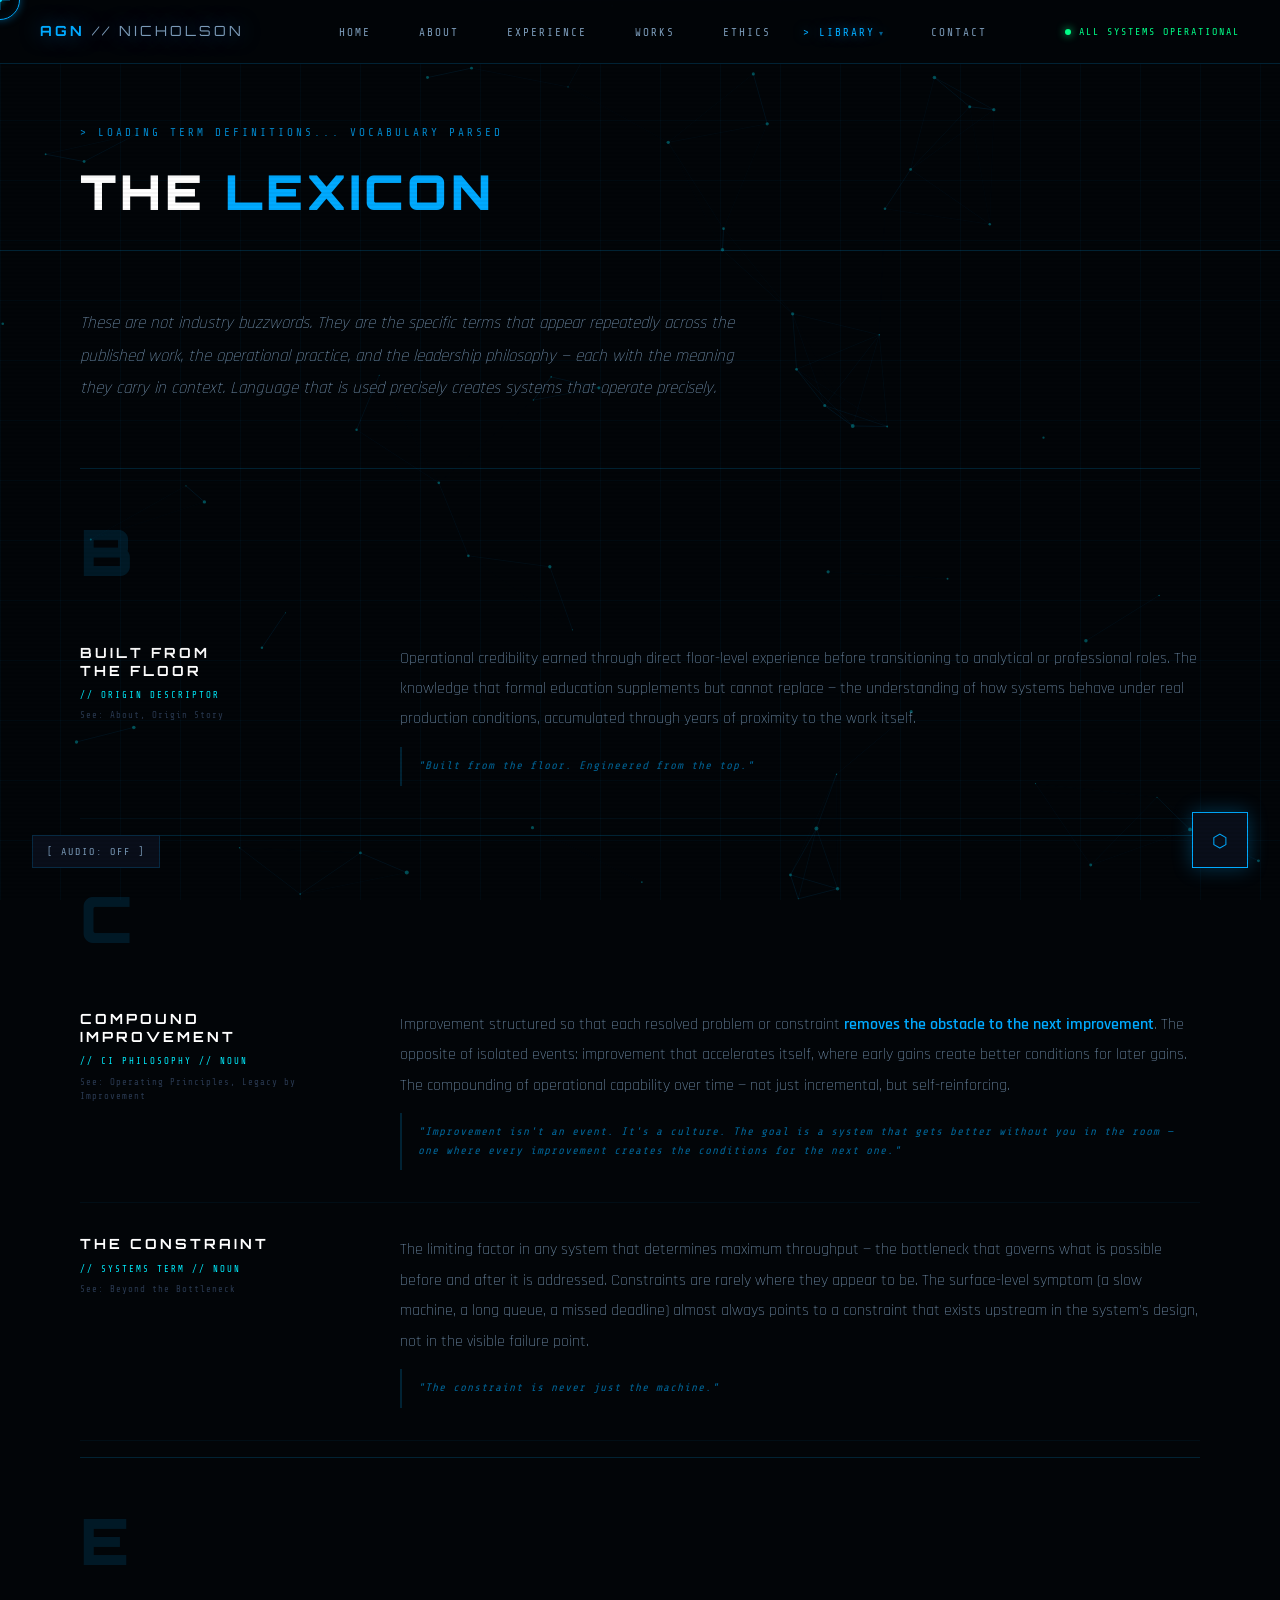
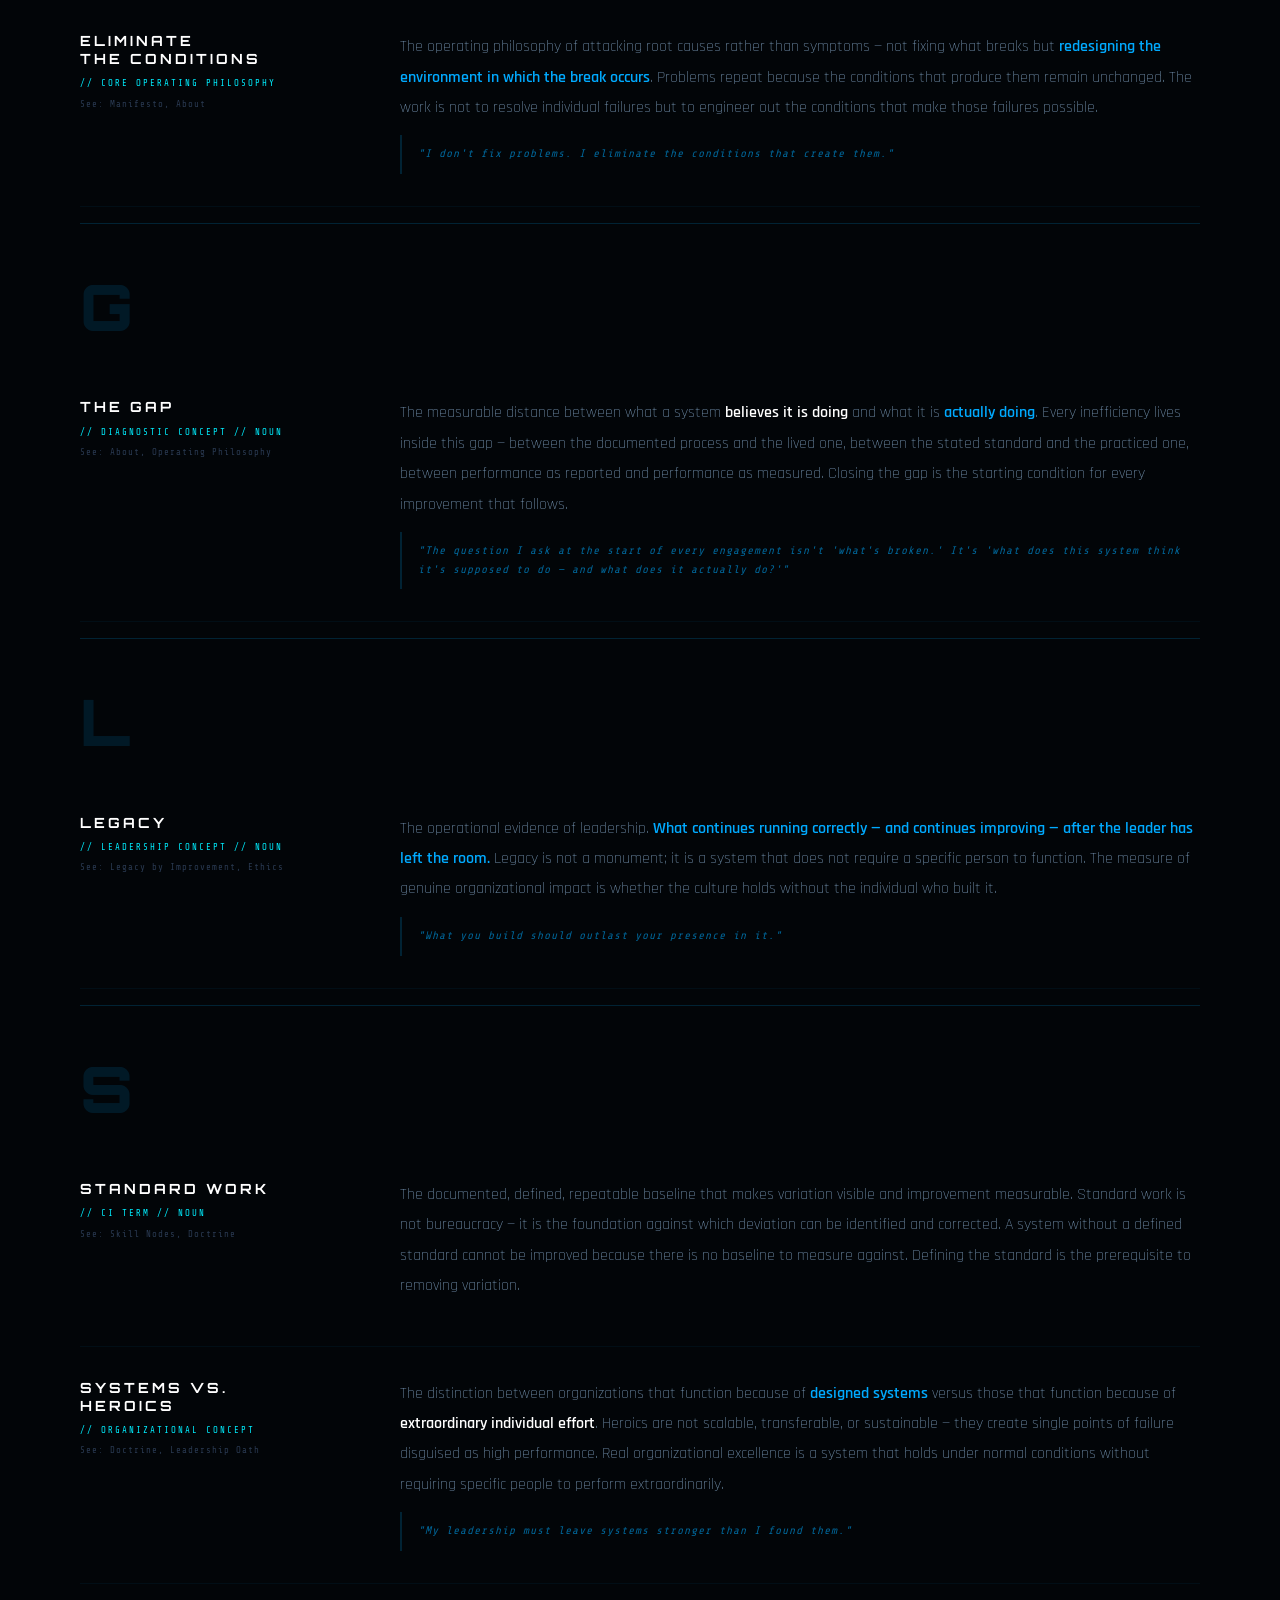
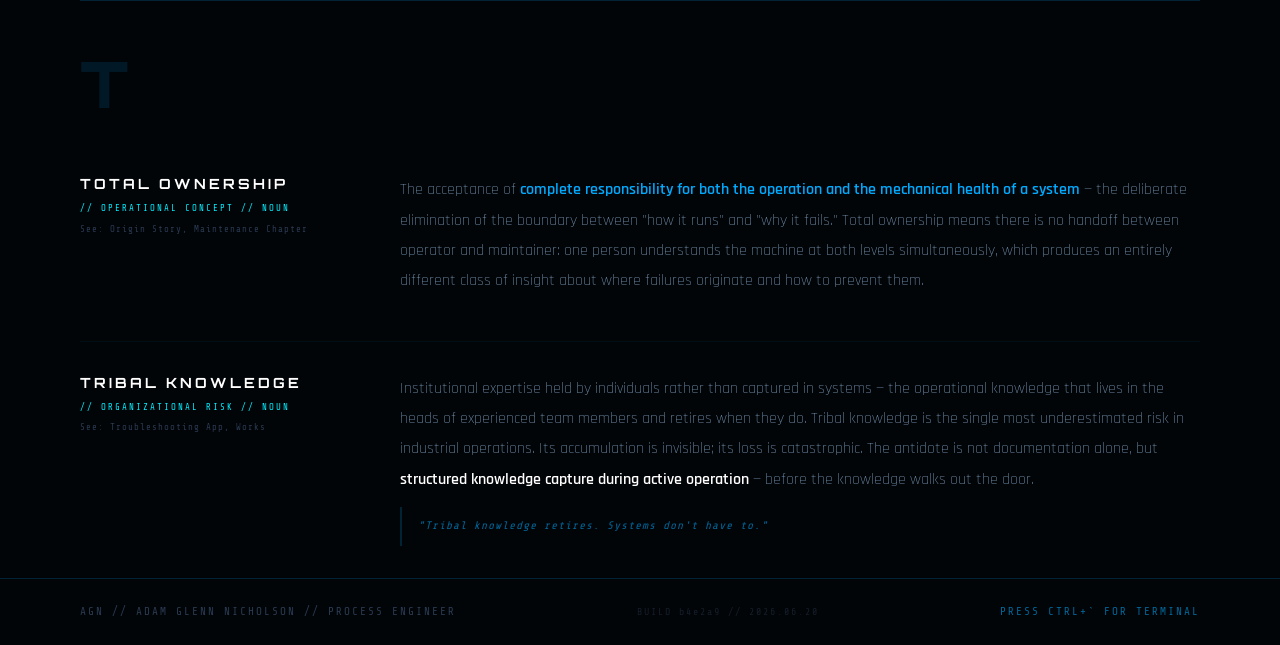
<file: lexicon.html>
<!DOCTYPE html>
<html lang="en">
<head>
  <meta charset="UTF-8" />
  <meta name="viewport" content="width=device-width, initial-scale=1.0" />
  <title>AGN // Lexicon — Adam Glenn Nicholson</title>
  <meta name="description" content="The working vocabulary of Adam Glenn Nicholson — terms, concepts, and phrases from seventeen years of continuous improvement practice." />
  <meta name="theme-color" content="#00aaff" />
  <link rel="canonical" href="https://agn-portfolio.onrender.com/lexicon.html" />
  <link rel="icon" type="image/svg+xml" href="assets/favicon.svg" />
  <link rel="apple-touch-icon" href="assets/apple-touch-icon.png" />
  <link rel="manifest" href="manifest.json" />
  <meta property="og:type" content="website" />
  <meta property="og:title" content="Lexicon — Adam Glenn Nicholson" />
  <meta property="og:description" content="The working vocabulary of a continuous improvement practitioner." />
  <meta property="og:image" content="https://agn-portfolio.onrender.com/assets/og-image.png" />
  <meta property="og:url" content="https://agn-portfolio.onrender.com/lexicon.html" />
  <meta name="twitter:card" content="summary_large_image" />
  <script type="application/ld+json">
  {
    "@context": "https://schema.org",
    "@type": "Person",
    "name": "Adam Glenn Nicholson",
    "jobTitle": "Process Engineer",
    "worksFor": { "@type": "Organization", "name": "Dal-Tile Corporation" },
    "alumniOf": [
      { "@type": "CollegeOrUniversity", "name": "Connors State College" },
      { "@type": "CollegeOrUniversity", "name": "University of Southern Mississippi" },
      { "@type": "CollegeOrUniversity", "name": "University of Oklahoma" },
      { "@type": "CollegeOrUniversity", "name": "Edgewood University" }
    ],
    "sameAs": [
      "https://www.linkedin.com/in/nicholson-adam/",
      "https://www.amazon.com/dp/B0FTK95KY9",
      "https://www.amazon.com/dp/B0FV8GQGXQ"
    ],
    "url": "https://agn-portfolio.onrender.com/"
  }
  </script>
  <link rel="stylesheet" href="css/style.css" />
  <style>
    /* ---- LEXICON ---- */

    .lexicon-intro {
      max-width: 680px;
      padding: 56px 0 48px;
    }

    .lexicon-intro p {
      font-family: var(--font-body);
      font-size: 17px;
      color: var(--grey);
      line-height: 1.9;
      font-weight: 300;
      font-style: italic;
    }

    /* LETTER DIVIDER */
    .lex-letter {
      font-family: var(--font-display);
      font-size: clamp(36px, 6vw, 64px);
      font-weight: 900;
      color: rgba(0,170,255,0.12);
      letter-spacing: 4px;
      padding: 32px 0 8px;
      border-top: 1px solid var(--border);
      margin-top: 16px;
    }

    /* ENTRY */
    .lex-entry {
      display: grid;
      grid-template-columns: 280px 1fr;
      gap: 0 40px;
      padding: 32px 0;
      border-bottom: 1px solid rgba(0,170,255,0.06);
      position: relative;
    }

    .lex-entry:last-child { border-bottom: none; }

    /* left: term */
    .lex-term-col {}

    .lex-term {
      font-family: var(--font-display);
      font-size: 14px;
      font-weight: 700;
      color: var(--white);
      letter-spacing: 3px;
      text-transform: uppercase;
      line-height: 1.3;
      margin-bottom: 8px;
    }

    .lex-pos {
      font-family: var(--font-mono);
      font-size: 9px;
      color: var(--cyan);
      letter-spacing: 2px;
      margin-bottom: 6px;
    }

    .lex-source {
      font-family: var(--font-mono);
      font-size: 9px;
      color: var(--grey-dim);
      letter-spacing: 1px;
      line-height: 1.6;
    }

    /* right: definition */
    .lex-def-col {}

    .lex-def {
      font-family: var(--font-body);
      font-size: 16px;
      color: var(--grey);
      line-height: 1.9;
      font-weight: 300;
      margin-bottom: 12px;
    }

    .lex-def strong {
      color: var(--white);
      font-weight: 600;
    }

    .lex-def em {
      color: var(--blue);
      font-style: normal;
      font-weight: 600;
    }

    .lex-usage {
      font-family: var(--font-mono);
      font-size: 11px;
      color: var(--blue-dim);
      letter-spacing: 1px;
      line-height: 1.7;
      padding: 10px 16px;
      border-left: 2px solid var(--border);
      font-style: italic;
    }

    @media (max-width: 900px) {
      .lex-entry { grid-template-columns: 1fr; gap: 16px; }
    }
  </style>
</head>
<body>

  <a href="#main-content" class="skip-link">Skip to main content</a>
  <div id="page-transition"></div>
  <canvas id="particle-canvas"></canvas>
  <button id="sound-toggle" aria-label="Toggle audio">[ AUDIO: OFF ]</button>

  <div class="cursor"><div class="cursor-dot"></div><div class="cursor-cross-h"></div><div class="cursor-cross-v"></div></div>
  <div class="cursor-ring"></div>
  <div class="scan-line"></div>

  <nav>
    <div class="nav-logo">AGN <span>// NICHOLSON</span></div>
    <ul class="nav-links">
      <li><a href="index.html">Home</a></li>
      <li><a href="about.html">About</a></li>
      <li><a href="experience.html">Experience</a></li>
      <li><a href="works.html">Works</a></li>
      <li><a href="ethics.html">Ethics</a></li>
      <li class="nav-has-dropdown">
        <a href="#" class="nav-dropdown-toggle" aria-haspopup="true" aria-expanded="false">Library</a>
        <ul class="nav-dropdown-menu">
          <li><a href="manifesto.html">Manifesto</a></li>
          <li><a href="buildlog.html">Build Log</a></li>
          <li><a href="lexicon.html" class="active">Lexicon</a></li>
          <li><a href="origin.html">Origin</a></li>
          <li><a href="doctrine.html">Doctrine</a></li>
          <li><a href="reading.html">Reading</a></li>
        </ul>
      </li>
      <li><a href="contact.html">Contact</a></li>
    </ul>
    <button class="nav-hamburger" id="nav-hamburger" aria-label="Toggle navigation menu" aria-expanded="false">
      <span></span><span></span><span></span>
    </button>
    <div class="nav-status">ALL SYSTEMS OPERATIONAL</div>
  </nav>

  <main class="page-wrapper" id="main-content">

    <div class="page-header">
      <div class="page-header-label">> LOADING TERM DEFINITIONS... VOCABULARY PARSED</div>
      <h1>THE <span>LEXICON</span></h1>
    </div>

    <div class="container">

      <div class="lexicon-intro reveal">
        <p>These are not industry buzzwords. They are the specific terms that appear repeatedly across the published work, the operational practice, and the leadership philosophy — each with the meaning they carry in context. Language that is used precisely creates systems that operate precisely.</p>
      </div>

      <!-- B -->
      <div class="lex-letter reveal">B</div>

      <div class="lex-entry reveal">
        <div class="lex-term-col">
          <div class="lex-term">Built From<br>the Floor</div>
          <div class="lex-pos">// ORIGIN DESCRIPTOR</div>
          <div class="lex-source">See: About, Origin Story</div>
        </div>
        <div class="lex-def-col">
          <p class="lex-def">Operational credibility earned through direct floor-level experience before transitioning to analytical or professional roles. The knowledge that formal education supplements but cannot replace — the understanding of how systems behave under real production conditions, accumulated through years of proximity to the work itself.</p>
          <div class="lex-usage">"Built from the floor. Engineered from the top."</div>
        </div>
      </div>

      <!-- C -->
      <div class="lex-letter reveal">C</div>

      <div class="lex-entry reveal">
        <div class="lex-term-col">
          <div class="lex-term">Compound<br>Improvement</div>
          <div class="lex-pos">// CI PHILOSOPHY // NOUN</div>
          <div class="lex-source">See: Operating Principles, Legacy by Improvement</div>
        </div>
        <div class="lex-def-col">
          <p class="lex-def">Improvement structured so that each resolved problem or constraint <em>removes the obstacle to the next improvement</em>. The opposite of isolated events: improvement that accelerates itself, where early gains create better conditions for later gains. The compounding of operational capability over time — not just incremental, but self-reinforcing.</p>
          <div class="lex-usage">"Improvement isn't an event. It's a culture. The goal is a system that gets better without you in the room — one where every improvement creates the conditions for the next one."</div>
        </div>
      </div>

      <div class="lex-entry reveal">
        <div class="lex-term-col">
          <div class="lex-term">The Constraint</div>
          <div class="lex-pos">// SYSTEMS TERM // NOUN</div>
          <div class="lex-source">See: Beyond the Bottleneck</div>
        </div>
        <div class="lex-def-col">
          <p class="lex-def">The limiting factor in any system that determines maximum throughput — the bottleneck that governs what is possible before and after it is addressed. Constraints are rarely where they appear to be. The surface-level symptom (a slow machine, a long queue, a missed deadline) almost always points to a constraint that exists upstream in the system's design, not in the visible failure point.</p>
          <div class="lex-usage">"The constraint is never just the machine."</div>
        </div>
      </div>

      <!-- E -->
      <div class="lex-letter reveal">E</div>

      <div class="lex-entry reveal">
        <div class="lex-term-col">
          <div class="lex-term">Eliminate<br>the Conditions</div>
          <div class="lex-pos">// CORE OPERATING PHILOSOPHY</div>
          <div class="lex-source">See: Manifesto, About</div>
        </div>
        <div class="lex-def-col">
          <p class="lex-def">The operating philosophy of attacking root causes rather than symptoms — not fixing what breaks but <em>redesigning the environment in which the break occurs</em>. Problems repeat because the conditions that produce them remain unchanged. The work is not to resolve individual failures but to engineer out the conditions that make those failures possible.</p>
          <div class="lex-usage">"I don't fix problems. I eliminate the conditions that create them."</div>
        </div>
      </div>

      <!-- G -->
      <div class="lex-letter reveal">G</div>

      <div class="lex-entry reveal">
        <div class="lex-term-col">
          <div class="lex-term">The Gap</div>
          <div class="lex-pos">// DIAGNOSTIC CONCEPT // NOUN</div>
          <div class="lex-source">See: About, Operating Philosophy</div>
        </div>
        <div class="lex-def-col">
          <p class="lex-def">The measurable distance between what a system <strong>believes it is doing</strong> and what it is <em>actually doing</em>. Every inefficiency lives inside this gap — between the documented process and the lived one, between the stated standard and the practiced one, between performance as reported and performance as measured. Closing the gap is the starting condition for every improvement that follows.</p>
          <div class="lex-usage">"The question I ask at the start of every engagement isn't 'what's broken.' It's 'what does this system think it's supposed to do — and what does it actually do?'"</div>
        </div>
      </div>

      <!-- L -->
      <div class="lex-letter reveal">L</div>

      <div class="lex-entry reveal">
        <div class="lex-term-col">
          <div class="lex-term">Legacy</div>
          <div class="lex-pos">// LEADERSHIP CONCEPT // NOUN</div>
          <div class="lex-source">See: Legacy by Improvement, Ethics</div>
        </div>
        <div class="lex-def-col">
          <p class="lex-def">The operational evidence of leadership. <em>What continues running correctly — and continues improving — after the leader has left the room.</em> Legacy is not a monument; it is a system that does not require a specific person to function. The measure of genuine organizational impact is whether the culture holds without the individual who built it.</p>
          <div class="lex-usage">"What you build should outlast your presence in it."</div>
        </div>
      </div>

      <!-- S -->
      <div class="lex-letter reveal">S</div>

      <div class="lex-entry reveal">
        <div class="lex-term-col">
          <div class="lex-term">Standard Work</div>
          <div class="lex-pos">// CI TERM // NOUN</div>
          <div class="lex-source">See: Skill Nodes, Doctrine</div>
        </div>
        <div class="lex-def-col">
          <p class="lex-def">The documented, defined, repeatable baseline that makes variation visible and improvement measurable. Standard work is not bureaucracy — it is the foundation against which deviation can be identified and corrected. A system without a defined standard cannot be improved because there is no baseline to measure against. Defining the standard is the prerequisite to removing variation.</p>
        </div>
      </div>

      <div class="lex-entry reveal">
        <div class="lex-term-col">
          <div class="lex-term">Systems vs.<br>Heroics</div>
          <div class="lex-pos">// ORGANIZATIONAL CONCEPT</div>
          <div class="lex-source">See: Doctrine, Leadership Oath</div>
        </div>
        <div class="lex-def-col">
          <p class="lex-def">The distinction between organizations that function because of <em>designed systems</em> versus those that function because of <strong>extraordinary individual effort</strong>. Heroics are not scalable, transferable, or sustainable — they create single points of failure disguised as high performance. Real organizational excellence is a system that holds under normal conditions without requiring specific people to perform extraordinarily.</p>
          <div class="lex-usage">"My leadership must leave systems stronger than I found them."</div>
        </div>
      </div>

      <!-- T -->
      <div class="lex-letter reveal">T</div>

      <div class="lex-entry reveal">
        <div class="lex-term-col">
          <div class="lex-term">Total Ownership</div>
          <div class="lex-pos">// OPERATIONAL CONCEPT // NOUN</div>
          <div class="lex-source">See: Origin Story, Maintenance Chapter</div>
        </div>
        <div class="lex-def-col">
          <p class="lex-def">The acceptance of <em>complete responsibility for both the operation and the mechanical health of a system</em> — the deliberate elimination of the boundary between "how it runs" and "why it fails." Total ownership means there is no handoff between operator and maintainer: one person understands the machine at both levels simultaneously, which produces an entirely different class of insight about where failures originate and how to prevent them.</p>
        </div>
      </div>

      <div class="lex-entry reveal">
        <div class="lex-term-col">
          <div class="lex-term">Tribal Knowledge</div>
          <div class="lex-pos">// ORGANIZATIONAL RISK // NOUN</div>
          <div class="lex-source">See: Troubleshooting App, Works</div>
        </div>
        <div class="lex-def-col">
          <p class="lex-def">Institutional expertise held by individuals rather than captured in systems — the operational knowledge that lives in the heads of experienced team members and retires when they do. Tribal knowledge is the single most underestimated risk in industrial operations. Its accumulation is invisible; its loss is catastrophic. The antidote is not documentation alone, but <strong>structured knowledge capture during active operation</strong> — before the knowledge walks out the door.</p>
          <div class="lex-usage">"Tribal knowledge retires. Systems don't have to."</div>
        </div>
      </div>

    </div><!-- end container -->

    <footer>
      <div class="footer-left">AGN // ADAM GLENN NICHOLSON // PROCESS ENGINEER</div>
      <div class="footer-build">BUILD b4e2a9 // 2026.06.20</div>
      <div class="footer-right">PRESS CTRL+` FOR TERMINAL</div>
    </footer>

  </main>

  <div id="terminal-overlay">
    <div class="terminal-window">
      <div class="terminal-titlebar">
        <span>AGN // SECURE TERMINAL</span>
        <button class="terminal-close" id="terminal-close-btn" aria-label="Close terminal">[ CLOSE ]</button>
      </div>
      <div class="terminal-body" id="terminal-body">
        <div class="terminal-output">AGN TERMINAL v1.0 // TYPE 'help' FOR COMMANDS</div>
        <div class="terminal-output">━━━━━━━━━━━━━━━━━━━━━━━━━━━━━━━━━━━━━━━━━━━</div>
      </div>
      <div class="terminal-input-row">
        <span class="terminal-prompt">AGN://&gt;</span>
        <input type="text" id="terminal-input" autocomplete="off" spellcheck="false" aria-label="Terminal command input" />
      </div>
    </div>
  </div>

  <div id="chat-widget">
    <div class="chat-window" id="chat-window">
      <div class="chat-header">
        <span>// AGN AI INTERFACE</span>
        <span class="status-badge status-alpha">IN DEV</span>
      </div>
      <div class="chat-messages" id="chat-messages">
        <div class="chat-message assistant">
          <strong>AI INTERFACE — IN DEVELOPMENT</strong><br>
          Direct inquiries: <a href="mailto:nicholson786@gmail.com" style="color:var(--blue);">nicholson786@gmail.com</a>
        </div>
      </div>
      <div class="chat-input-row">
        <input type="text" id="chat-input" placeholder="> ENTER QUERY..." aria-label="Chat message input" />
        <button class="chat-send" id="chat-send">SEND</button>
      </div>
    </div>
    <button class="chat-toggle" id="chat-toggle" aria-label="Toggle chat">⬡</button>
  </div>

  <script src="js/particles.js"></script>
  <script src="js/sound.js"></script>
  <script src="js/main.js"></script>
  <script src="js/chat.js"></script>
</body>
</html>
</file>
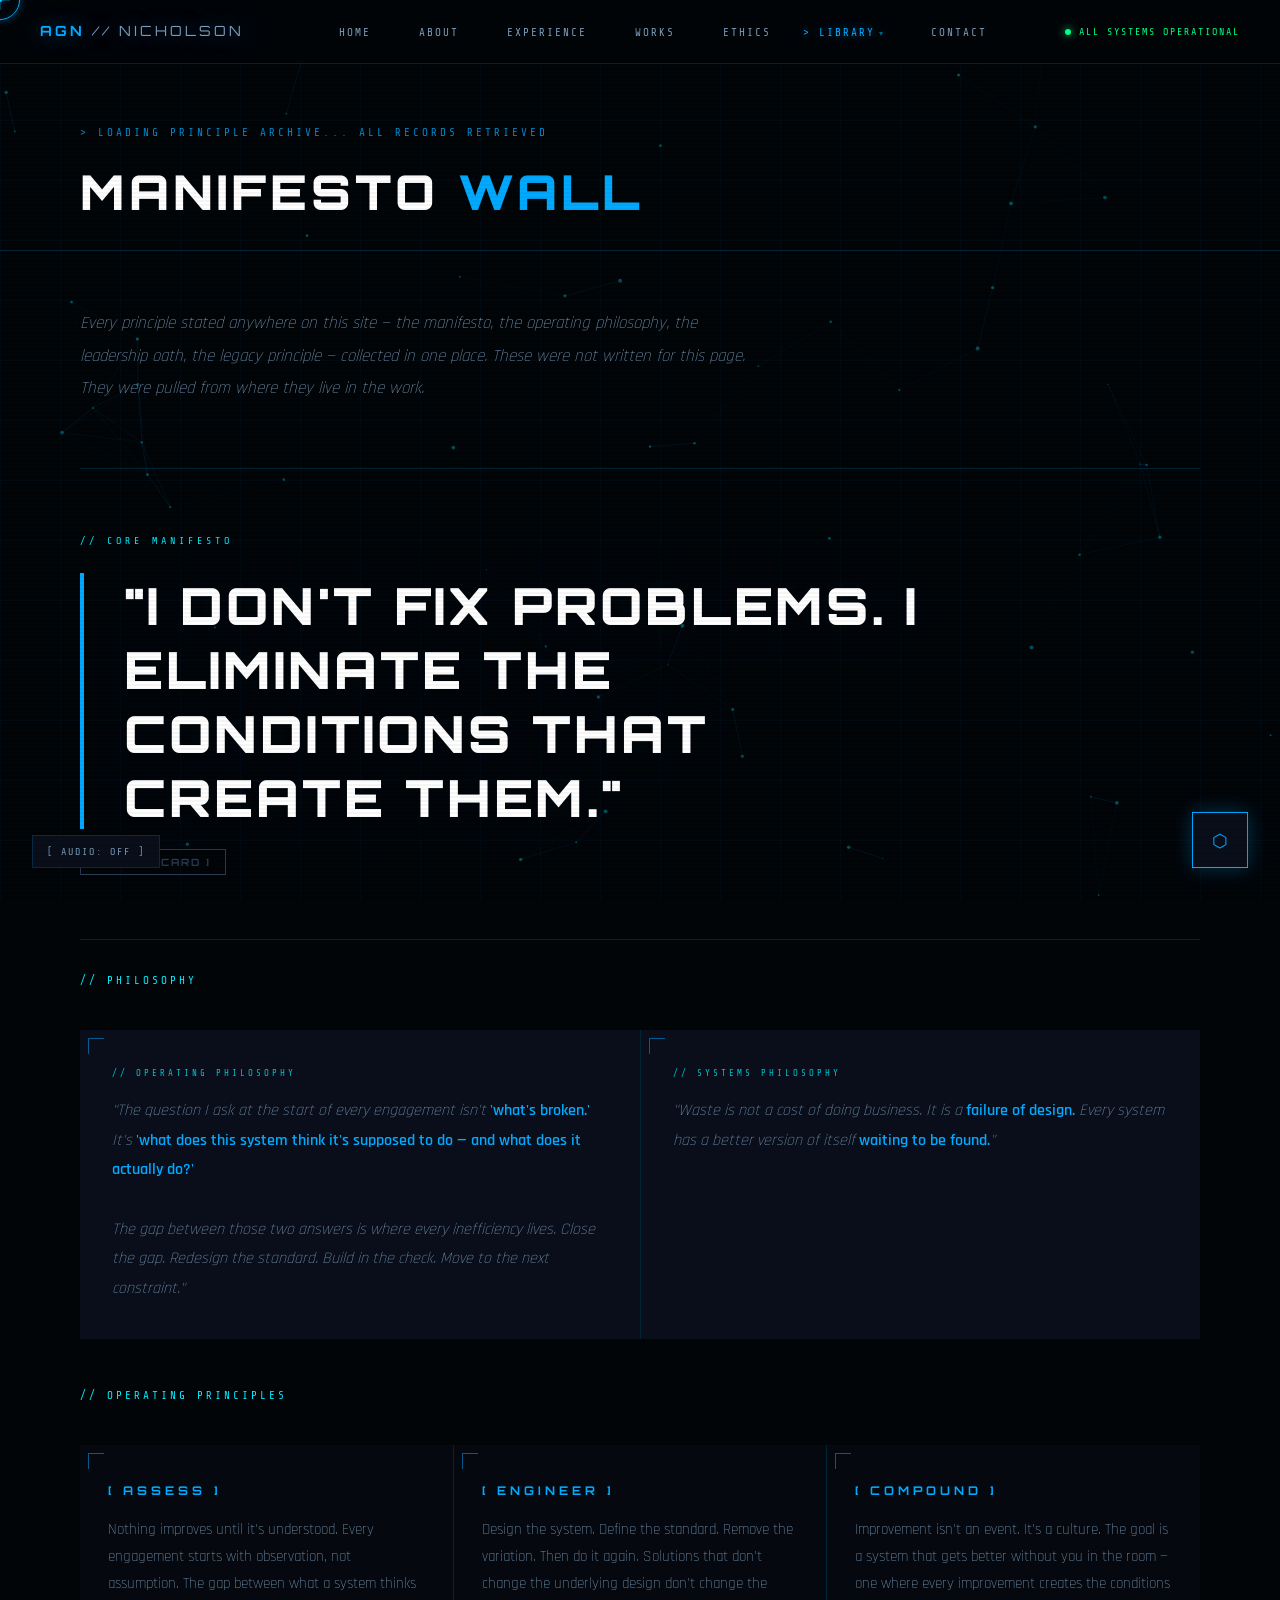
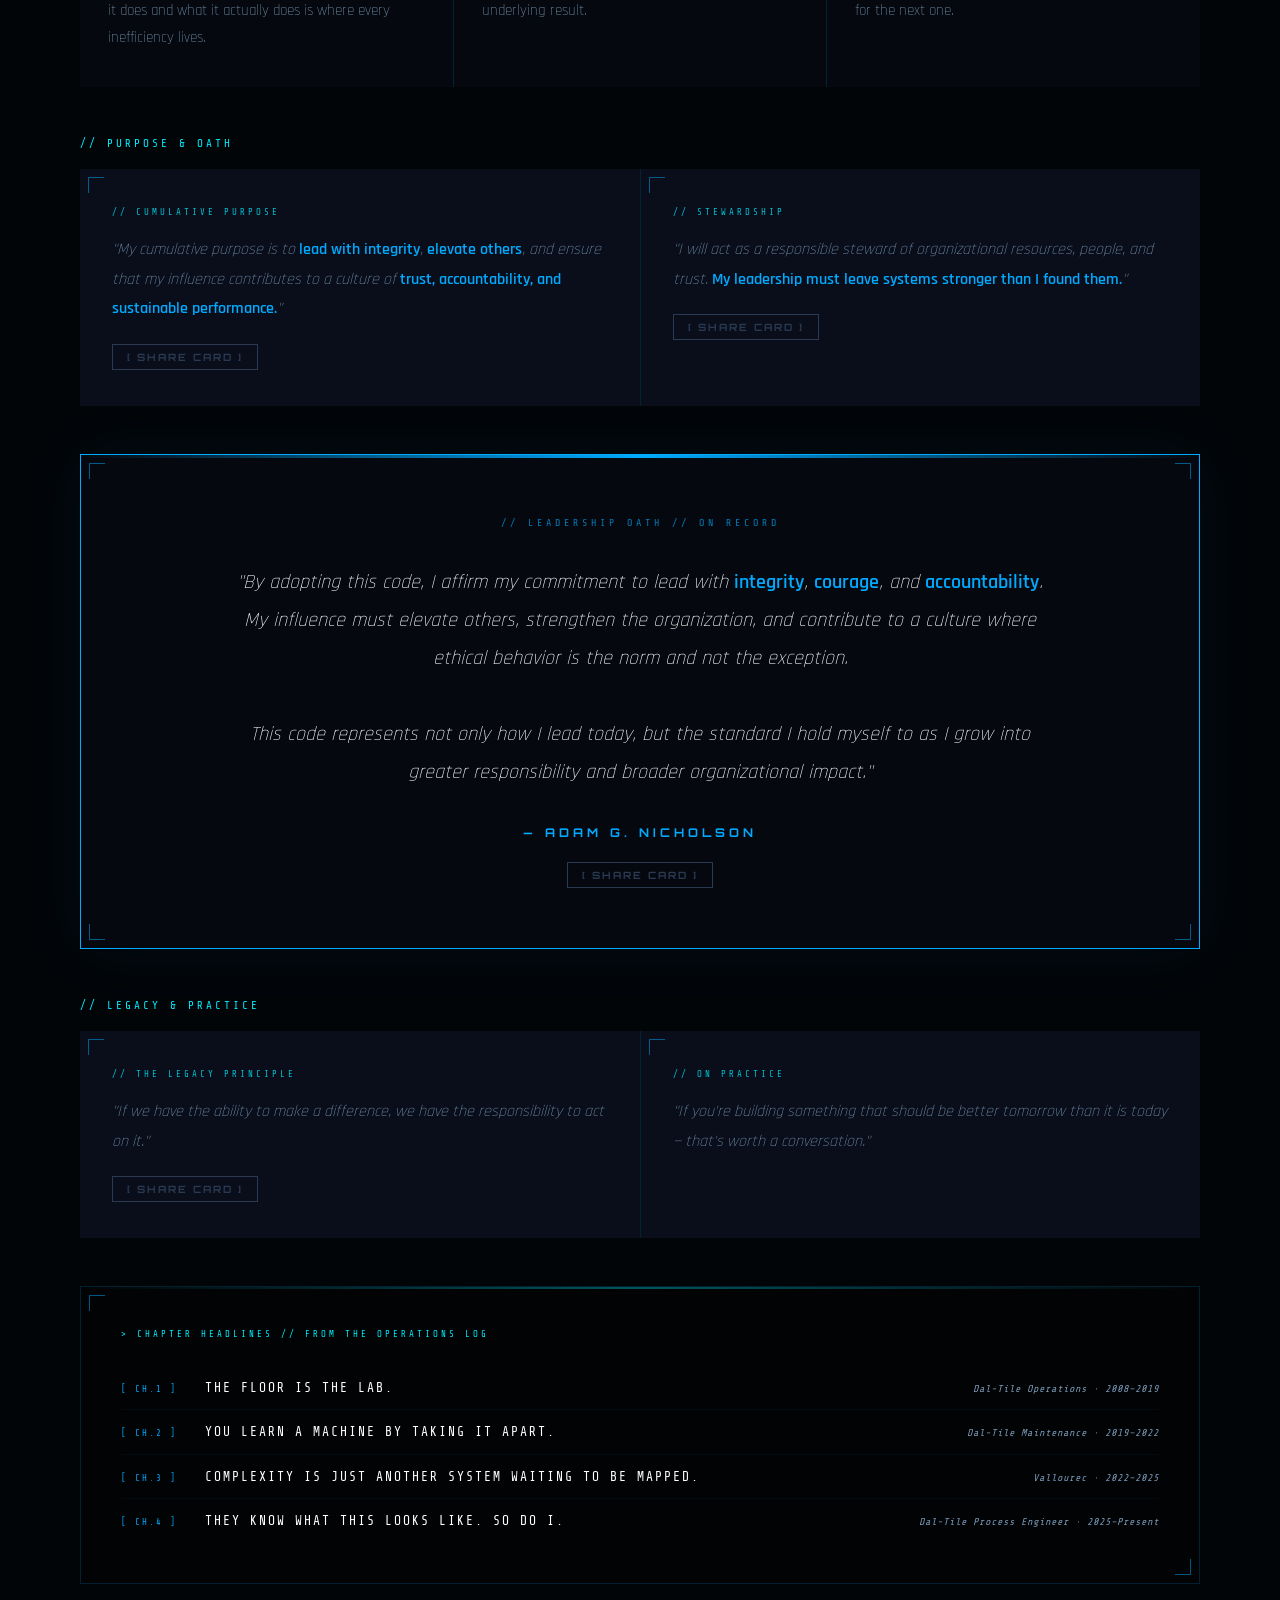
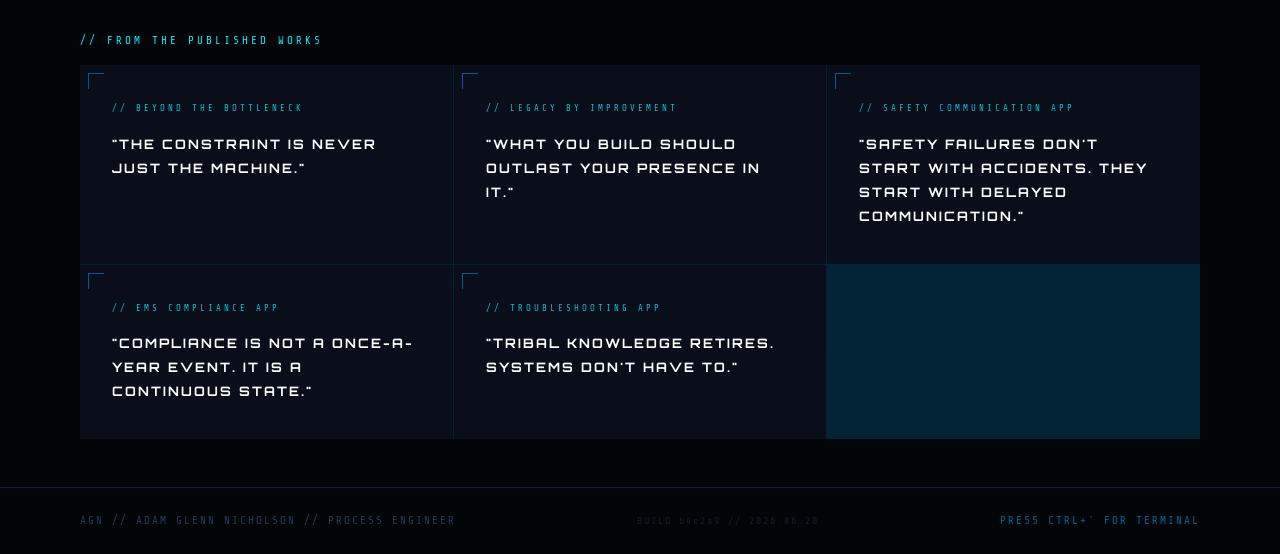
<file: manifesto.html>
<!DOCTYPE html>
<html lang="en">
<head>
  <meta charset="UTF-8" />
  <meta name="viewport" content="width=device-width, initial-scale=1.0" />
  <title>AGN // Manifesto — Adam Glenn Nicholson</title>
  <meta name="description" content="Every principle, collected. The complete manifesto wall of Adam Glenn Nicholson — process engineer, continuous improvement practitioner, and published author." />
  <meta name="theme-color" content="#00aaff" />
  <link rel="canonical" href="https://agn-portfolio.onrender.com/manifesto.html" />
  <link rel="icon" type="image/svg+xml" href="assets/favicon.svg" />
  <link rel="apple-touch-icon" href="assets/apple-touch-icon.png" />
  <link rel="manifest" href="manifest.json" />
  <meta property="og:type" content="website" />
  <meta property="og:title" content="Manifesto — Adam Glenn Nicholson" />
  <meta property="og:description" content="Every principle, collected. The operating philosophy of a systems engineer." />
  <meta property="og:image" content="https://agn-portfolio.onrender.com/assets/og-image.png" />
  <meta property="og:url" content="https://agn-portfolio.onrender.com/manifesto.html" />
  <meta name="twitter:card" content="summary_large_image" />
  <meta name="twitter:title" content="Manifesto — Adam Glenn Nicholson" />
  <meta name="twitter:description" content="Every principle, collected." />
  <meta name="twitter:image" content="https://agn-portfolio.onrender.com/assets/og-image.png" />
  <script type="application/ld+json">
  {
    "@context": "https://schema.org",
    "@type": "Person",
    "name": "Adam Glenn Nicholson",
    "jobTitle": "Process Engineer",
    "worksFor": {
      "@type": "Organization",
      "name": "Dal-Tile Corporation"
    },
    "alumniOf": [
      { "@type": "CollegeOrUniversity", "name": "Connors State College" },
      { "@type": "CollegeOrUniversity", "name": "University of Southern Mississippi" },
      { "@type": "CollegeOrUniversity", "name": "University of Oklahoma" },
      { "@type": "CollegeOrUniversity", "name": "Edgewood University" }
    ],
    "sameAs": [
      "https://www.linkedin.com/in/nicholson-adam/",
      "https://www.amazon.com/dp/B0FTK95KY9",
      "https://www.amazon.com/dp/B0FV8GQGXQ"
    ],
    "url": "https://agn-portfolio.onrender.com/"
  }
  </script>
  <link rel="stylesheet" href="css/style.css" />
  <style>
    /* ---- MANIFESTO WALL ---- */

    .manifesto-intro {
      max-width: 680px;
      padding: 56px 0 32px;
    }

    .manifesto-intro p {
      font-family: var(--font-body);
      font-size: 17px;
      color: var(--grey);
      line-height: 1.9;
      font-weight: 300;
      font-style: italic;
    }

    /* FEATURED QUOTE — full-width, large */
    .quote-featured {
      padding: 64px 0;
      border-top: 1px solid var(--border);
      border-bottom: 1px solid var(--border);
      margin: 32px 0;
    }

    .quote-featured blockquote {
      font-family: var(--font-display);
      font-size: clamp(24px, 4vw, 52px);
      font-weight: 900;
      color: var(--white);
      letter-spacing: 3px;
      line-height: 1.25;
      text-transform: uppercase;
      border-left: 4px solid var(--blue);
      padding-left: 40px;
      max-width: 900px;
      text-shadow: 0 0 60px rgba(0,170,255,0.1);
    }

    .quote-featured .quote-source {
      font-family: var(--font-mono);
      font-size: 10px;
      color: var(--cyan);
      letter-spacing: 4px;
      margin-bottom: 24px;
    }

    /* QUOTE GRID — 2-col */
    .quote-grid-2 {
      display: grid;
      grid-template-columns: repeat(2, 1fr);
      gap: 1px;
      background: var(--border);
      margin: 40px 0;
    }

    /* QUOTE GRID — 3-col */
    .quote-grid-3 {
      display: grid;
      grid-template-columns: repeat(3, 1fr);
      gap: 1px;
      background: var(--border);
      margin: 40px 0;
    }

    /* INDIVIDUAL QUOTE CARD */
    .quote-card {
      background: var(--panel);
      padding: 36px 32px;
      position: relative;
      transition: background 0.3s;
    }

    .quote-card:hover {
      background: var(--panel-2);
    }

    .quote-card::before {
      content: '';
      position: absolute;
      top: 0; left: 0;
      width: 3px; height: 0;
      background: var(--blue);
      transition: height 0.4s ease;
    }

    .quote-card:hover::before { height: 100%; }

    .quote-card .quote-source {
      font-family: var(--font-mono);
      font-size: 9px;
      color: var(--cyan);
      letter-spacing: 3px;
      margin-bottom: 16px;
      opacity: 0.8;
    }

    .quote-card blockquote {
      font-family: var(--font-body);
      font-size: 16px;
      color: var(--grey);
      line-height: 1.85;
      font-weight: 300;
      font-style: italic;
    }

    .quote-card blockquote strong,
    .quote-card blockquote em {
      color: var(--blue);
      font-style: normal;
      font-weight: 600;
    }

    /* OATH BLOCK — full-width centered */
    .oath-wall-block {
      background: var(--dark-2);
      border: 1px solid var(--blue);
      padding: 60px;
      position: relative;
      text-align: center;
      box-shadow: 0 0 60px rgba(0,170,255,0.06);
      margin: 48px 0;
    }

    .oath-wall-block::before {
      content: '';
      position: absolute;
      top: 0; left: 0;
      width: 100%; height: 3px;
      background: linear-gradient(90deg, transparent, var(--blue), transparent);
    }

    .oath-wall-block .quote-source {
      font-family: var(--font-mono);
      font-size: 10px;
      color: var(--blue);
      letter-spacing: 4px;
      margin-bottom: 32px;
      opacity: 0.7;
    }

    .oath-wall-block blockquote {
      font-family: var(--font-body);
      font-size: clamp(16px, 1.8vw, 20px);
      color: var(--white);
      line-height: 1.9;
      font-weight: 300;
      font-style: italic;
      max-width: 820px;
      margin: 0 auto;
    }

    .oath-wall-block blockquote em {
      color: var(--blue);
      font-style: normal;
      font-weight: 600;
    }

    .oath-wall-block .quote-sig {
      font-family: var(--font-display);
      font-size: 12px;
      font-weight: 700;
      color: var(--blue);
      letter-spacing: 4px;
      margin-top: 32px;
    }

    /* PRINCIPLE CARDS (ASSESS / ENGINEER / COMPOUND) */
    .principle-wall-card {
      background: var(--dark-2);
      padding: 36px 28px;
      position: relative;
      transition: background 0.3s;
    }

    .principle-wall-card:hover { background: var(--panel); }

    .principle-wall-card .principle-label {
      font-family: var(--font-display);
      font-size: 12px;
      font-weight: 700;
      color: var(--blue);
      letter-spacing: 4px;
      margin-bottom: 16px;
    }

    .principle-wall-card p {
      font-family: var(--font-body);
      font-size: 15px;
      color: var(--grey);
      line-height: 1.8;
      font-weight: 300;
    }

    /* CHAPTER HEADLINES — terminal block */
    .chapter-wall-block {
      background: rgba(0,0,0,0.35);
      border: 1px solid var(--border);
      padding: 40px 40px;
      margin: 48px 0;
      font-family: var(--font-mono);
      position: relative;
    }

    .chapter-wall-block::before {
      content: '';
      position: absolute;
      top: 0; left: 0;
      width: 100%; height: 2px;
      background: linear-gradient(90deg, transparent, var(--cyan), transparent);
      opacity: 0.35;
    }

    .chapter-wall-label {
      font-size: 9px;
      color: var(--cyan);
      letter-spacing: 3px;
      margin-bottom: 24px;
    }

    .chapter-wall-item {
      display: flex;
      gap: 24px;
      padding: 12px 0;
      border-bottom: 1px solid rgba(0,170,255,0.06);
      align-items: baseline;
    }

    .chapter-wall-item:last-child { border-bottom: none; }

    .chapter-wall-item .ch-num {
      font-size: 9px;
      color: var(--blue);
      letter-spacing: 2px;
      flex-shrink: 0;
      padding-top: 2px;
      min-width: 60px;
    }

    .chapter-wall-item .ch-text {
      font-size: 13px;
      color: var(--white);
      letter-spacing: 2px;
      line-height: 1.5;
    }

    .chapter-wall-item .ch-src {
      font-size: 10px;
      color: var(--grey);
      letter-spacing: 1px;
      margin-left: auto;
      flex-shrink: 0;
      font-style: italic;
    }

    @media (max-width: 900px) {
      .quote-grid-2 { grid-template-columns: 1fr; }
      .quote-grid-3 { grid-template-columns: 1fr; }
      .oath-wall-block { padding: 40px 24px; }
      .quote-featured blockquote { padding-left: 24px; }
      .chapter-wall-item .ch-src { display: none; }
    }

    @media (max-width: 600px) {
      .oath-wall-block { padding: 32px 20px; }
    }
  </style>
</head>
<body>

  <a href="#main-content" class="skip-link">Skip to main content</a>
  <div id="page-transition"></div>
  <canvas id="particle-canvas"></canvas>
  <button id="sound-toggle" aria-label="Toggle audio">[ AUDIO: OFF ]</button>

  <div class="cursor"><div class="cursor-dot"></div><div class="cursor-cross-h"></div><div class="cursor-cross-v"></div></div>
  <div class="cursor-ring"></div>
  <div class="scan-line"></div>

  <nav>
    <div class="nav-logo">AGN <span>// NICHOLSON</span></div>
    <ul class="nav-links">
      <li><a href="index.html">Home</a></li>
      <li><a href="about.html">About</a></li>
      <li><a href="experience.html">Experience</a></li>
      <li><a href="works.html">Works</a></li>
      <li><a href="ethics.html">Ethics</a></li>
      <li class="nav-has-dropdown">
        <a href="#" class="nav-dropdown-toggle" aria-haspopup="true" aria-expanded="false">Library</a>
        <ul class="nav-dropdown-menu">
          <li><a href="manifesto.html" class="active">Manifesto</a></li>
          <li><a href="buildlog.html">Build Log</a></li>
          <li><a href="lexicon.html">Lexicon</a></li>
          <li><a href="origin.html">Origin</a></li>
          <li><a href="doctrine.html">Doctrine</a></li>
          <li><a href="reading.html">Reading</a></li>
        </ul>
      </li>
      <li><a href="contact.html">Contact</a></li>
    </ul>
    <button class="nav-hamburger" id="nav-hamburger" aria-label="Toggle navigation menu" aria-expanded="false">
      <span></span><span></span><span></span>
    </button>
    <div class="nav-status">ALL SYSTEMS OPERATIONAL</div>
  </nav>

  <main class="page-wrapper" id="main-content">

    <div class="page-header">
      <div class="page-header-label">> LOADING PRINCIPLE ARCHIVE... ALL RECORDS RETRIEVED</div>
      <h1>MANIFESTO <span>WALL</span></h1>
    </div>

    <div class="container">

      <div class="manifesto-intro reveal">
        <p>Every principle stated anywhere on this site — the manifesto, the operating philosophy, the leadership oath, the legacy principle — collected in one place. These were not written for this page. They were pulled from where they live in the work.</p>
      </div>

      <!-- ============================================================
           CORE MANIFESTO
           ============================================================ -->
      <div class="quote-featured reveal" data-shareable data-quote="I don't fix problems. I eliminate the conditions that create them." data-source="// CORE MANIFESTO">
        <div class="quote-source">// CORE MANIFESTO</div>
        <blockquote>
          "I don't fix problems. I eliminate the conditions that create them."
        </blockquote>
      </div>

      <!-- ============================================================
           SYSTEMS + OPERATING PHILOSOPHY
           ============================================================ -->
      <div class="section-label reveal">// PHILOSOPHY</div>

      <div class="quote-grid-2">

        <div class="quote-card reveal">
          <div class="bracket-tl"></div>
          <div class="quote-source">// OPERATING PHILOSOPHY</div>
          <blockquote>
            "The question I ask at the start of every engagement isn't <em>'what's broken.'</em> It's <em>'what does this system think it's supposed to do — and what does it actually do?'</em>
            <br><br>
            The gap between those two answers is where every inefficiency lives. Close the gap. Redesign the standard. Build in the check. Move to the next constraint."
          </blockquote>
        </div>

        <div class="quote-card reveal">
          <div class="bracket-tl"></div>
          <div class="quote-source">// SYSTEMS PHILOSOPHY</div>
          <blockquote>
            "Waste is not a cost of doing business. It is a <em>failure of design.</em> Every system has a better version of itself <em>waiting to be found.</em>"
          </blockquote>
        </div>

      </div>

      <!-- ============================================================
           OPERATING PRINCIPLES
           ============================================================ -->
      <div class="section-label reveal" style="margin-top:48px;">// OPERATING PRINCIPLES</div>

      <div class="quote-grid-3">

        <div class="principle-wall-card reveal">
          <div class="bracket-tl"></div>
          <div class="principle-label">[ ASSESS ]</div>
          <p>Nothing improves until it's understood. Every engagement starts with observation, not assumption. The gap between what a system thinks it does and what it actually does is where every inefficiency lives.</p>
        </div>

        <div class="principle-wall-card reveal">
          <div class="bracket-tl"></div>
          <div class="principle-label">[ ENGINEER ]</div>
          <p>Design the system. Define the standard. Remove the variation. Then do it again. Solutions that don't change the underlying design don't change the underlying result.</p>
        </div>

        <div class="principle-wall-card reveal">
          <div class="bracket-tl"></div>
          <div class="principle-label">[ COMPOUND ]</div>
          <p>Improvement isn't an event. It's a culture. The goal is a system that gets better without you in the room — one where every improvement creates the conditions for the next one.</p>
        </div>

      </div>

      <!-- ============================================================
           PURPOSE + OATH
           ============================================================ -->
      <div class="section-label reveal" style="margin-top:48px;">// PURPOSE & OATH</div>

      <div class="quote-grid-2" style="margin-top:0;">

        <div class="quote-card reveal" data-shareable data-quote="My cumulative purpose is to lead with integrity, elevate others, and ensure that my influence contributes to a culture of trust, accountability, and sustainable performance." data-source="// CUMULATIVE PURPOSE">
          <div class="bracket-tl"></div>
          <div class="quote-source">// CUMULATIVE PURPOSE</div>
          <blockquote>
            "My cumulative purpose is to <em>lead with integrity</em>, <em>elevate others</em>, and ensure that my influence contributes to a culture of <em>trust, accountability, and sustainable performance.</em>"
          </blockquote>
        </div>

        <div class="quote-card reveal" data-shareable data-quote="My leadership must leave systems stronger than I found them." data-source="// STEWARDSHIP">
          <div class="bracket-tl"></div>
          <div class="quote-source">// STEWARDSHIP</div>
          <blockquote>
            "I will act as a responsible steward of organizational resources, people, and trust. <em>My leadership must leave systems stronger than I found them.</em>"
          </blockquote>
        </div>

      </div>

      <div class="oath-wall-block reveal" data-shareable data-quote="By adopting this code, I affirm my commitment to lead with integrity, courage, and accountability. My influence must elevate others, strengthen the organization, and contribute to a culture where ethical behavior is the norm and not the exception." data-source="// LEADERSHIP OATH">
        <div class="bracket-tl"></div>
        <div class="bracket-tr"></div>
        <div class="bracket-bl"></div>
        <div class="bracket-br"></div>
        <div class="quote-source">// LEADERSHIP OATH // ON RECORD</div>
        <blockquote>
          "By adopting this code, I affirm my commitment to lead with <em>integrity</em>, <em>courage</em>, and <em>accountability</em>. My influence must elevate others, strengthen the organization, and contribute to a culture where ethical behavior is the norm and not the exception.
          <br><br>
          This code represents not only how I lead today, but the standard I hold myself to as I grow into greater responsibility and broader organizational impact."
        </blockquote>
        <div class="quote-sig">— ADAM G. NICHOLSON</div>
      </div>

      <!-- ============================================================
           LEGACY + PRACTICE
           ============================================================ -->
      <div class="section-label reveal">// LEGACY & PRACTICE</div>

      <div class="quote-grid-2" style="margin-top:0;">

        <div class="quote-card reveal" data-shareable data-quote="If we have the ability to make a difference, we have the responsibility to act on it." data-source="// THE LEGACY PRINCIPLE">
          <div class="bracket-tl"></div>
          <div class="quote-source">// THE LEGACY PRINCIPLE</div>
          <blockquote>
            "If we have the ability to make a difference, we have the responsibility to act on it."
          </blockquote>
        </div>

        <div class="quote-card reveal">
          <div class="bracket-tl"></div>
          <div class="quote-source">// ON PRACTICE</div>
          <blockquote>
            "If you're building something that should be better tomorrow than it is today — that's worth a conversation."
          </blockquote>
        </div>

      </div>

      <!-- ============================================================
           CHAPTER HEADLINES — from the Operations Log
           ============================================================ -->
      <div class="chapter-wall-block reveal">
        <div class="bracket-tl"></div>
        <div class="bracket-br"></div>
        <div class="chapter-wall-label">> CHAPTER HEADLINES // FROM THE OPERATIONS LOG</div>

        <div class="chapter-wall-item">
          <div class="ch-num">[ CH.1 ]</div>
          <div class="ch-text">THE FLOOR IS THE LAB.</div>
          <div class="ch-src">Dal-Tile Operations · 2008–2019</div>
        </div>
        <div class="chapter-wall-item">
          <div class="ch-num">[ CH.2 ]</div>
          <div class="ch-text">YOU LEARN A MACHINE BY TAKING IT APART.</div>
          <div class="ch-src">Dal-Tile Maintenance · 2019–2022</div>
        </div>
        <div class="chapter-wall-item">
          <div class="ch-num">[ CH.3 ]</div>
          <div class="ch-text">COMPLEXITY IS JUST ANOTHER SYSTEM WAITING TO BE MAPPED.</div>
          <div class="ch-src">Vallourec · 2022–2025</div>
        </div>
        <div class="chapter-wall-item">
          <div class="ch-num">[ CH.4 ]</div>
          <div class="ch-text">THEY KNOW WHAT THIS LOOKS LIKE. SO DO I.</div>
          <div class="ch-src">Dal-Tile Process Engineer · 2025–Present</div>
        </div>
      </div>

      <!-- ============================================================
           PUBLISHED WORK HEADLINES
           ============================================================ -->
      <div class="section-label reveal">// FROM THE PUBLISHED WORKS</div>

      <div class="quote-grid-3" style="margin-top:0; margin-bottom:48px;">

        <div class="quote-card reveal">
          <div class="bracket-tl"></div>
          <div class="quote-source">// BEYOND THE BOTTLENECK</div>
          <blockquote style="font-family:var(--font-display);font-size:13px;font-style:normal;color:var(--white);letter-spacing:2px;font-weight:700;text-transform:uppercase;">
            "THE CONSTRAINT IS NEVER JUST THE MACHINE."
          </blockquote>
        </div>

        <div class="quote-card reveal">
          <div class="bracket-tl"></div>
          <div class="quote-source">// LEGACY BY IMPROVEMENT</div>
          <blockquote style="font-family:var(--font-display);font-size:13px;font-style:normal;color:var(--white);letter-spacing:2px;font-weight:700;text-transform:uppercase;">
            "WHAT YOU BUILD SHOULD OUTLAST YOUR PRESENCE IN IT."
          </blockquote>
        </div>

        <div class="quote-card reveal">
          <div class="bracket-tl"></div>
          <div class="quote-source">// SAFETY COMMUNICATION APP</div>
          <blockquote style="font-family:var(--font-display);font-size:13px;font-style:normal;color:var(--white);letter-spacing:2px;font-weight:700;text-transform:uppercase;">
            "SAFETY FAILURES DON'T START WITH ACCIDENTS. THEY START WITH DELAYED COMMUNICATION."
          </blockquote>
        </div>

        <div class="quote-card reveal">
          <div class="bracket-tl"></div>
          <div class="quote-source">// EMS COMPLIANCE APP</div>
          <blockquote style="font-family:var(--font-display);font-size:13px;font-style:normal;color:var(--white);letter-spacing:2px;font-weight:700;text-transform:uppercase;">
            "COMPLIANCE IS NOT A ONCE-A-YEAR EVENT. IT IS A CONTINUOUS STATE."
          </blockquote>
        </div>

        <div class="quote-card reveal">
          <div class="bracket-tl"></div>
          <div class="quote-source">// TROUBLESHOOTING APP</div>
          <blockquote style="font-family:var(--font-display);font-size:13px;font-style:normal;color:var(--white);letter-spacing:2px;font-weight:700;text-transform:uppercase;">
            "TRIBAL KNOWLEDGE RETIRES. SYSTEMS DON'T HAVE TO."
          </blockquote>
        </div>

      </div>

    </div><!-- end container -->

    <footer>
      <div class="footer-left">AGN // ADAM GLENN NICHOLSON // PROCESS ENGINEER</div>
      <div class="footer-build">BUILD b4e2a9 // 2026.06.20</div>
      <div class="footer-right">PRESS CTRL+` FOR TERMINAL</div>
    </footer>

  </main>

  <div id="terminal-overlay">
    <div class="terminal-window">
      <div class="terminal-titlebar">
        <span>AGN // SECURE TERMINAL</span>
        <button class="terminal-close" id="terminal-close-btn" aria-label="Close terminal">[ CLOSE ]</button>
      </div>
      <div class="terminal-body" id="terminal-body">
        <div class="terminal-output">AGN TERMINAL v1.0 // TYPE 'help' FOR COMMANDS</div>
        <div class="terminal-output">━━━━━━━━━━━━━━━━━━━━━━━━━━━━━━━━━━━━━━━━━━━</div>
      </div>
      <div class="terminal-input-row">
        <span class="terminal-prompt">AGN://&gt;</span>
        <input type="text" id="terminal-input" autocomplete="off" spellcheck="false" aria-label="Terminal command input" />
      </div>
    </div>
  </div>

  <div id="chat-widget">
    <div class="chat-window" id="chat-window">
      <div class="chat-header">
        <span>// AGN AI INTERFACE</span>
        <span class="status-badge status-alpha">IN DEV</span>
      </div>
      <div class="chat-messages" id="chat-messages">
        <div class="chat-message assistant">
          <strong>AI INTERFACE — IN DEVELOPMENT</strong><br>
          Direct inquiries: <a href="mailto:nicholson786@gmail.com" style="color:var(--blue);">nicholson786@gmail.com</a>
        </div>
      </div>
      <div class="chat-input-row">
        <input type="text" id="chat-input" placeholder="> ENTER QUERY..." aria-label="Chat message input" />
        <button class="chat-send" id="chat-send">SEND</button>
      </div>
    </div>
    <button class="chat-toggle" id="chat-toggle" aria-label="Toggle chat">⬡</button>
  </div>

  <script src="js/particles.js"></script>
  <script src="js/sound.js"></script>
  <script src="js/main.js"></script>
  <script src="js/chat.js"></script>

  <!-- QUOTE CARD GENERATOR (6.4) -->
  <script>
  (function () {
    const W = 1200, H = 630;

    function wrapText(ctx, text, x, y, maxW, lineH) {
      const words = text.split(/\s+/);
      let line = '', lines = [];
      for (const w of words) {
        const t = line + w + ' ';
        if (ctx.measureText(t).width > maxW && line) { lines.push(line.trim()); line = w + ' '; }
        else { line = t; }
      }
      if (line.trim()) lines.push(line.trim());
      lines.forEach((l, i) => ctx.fillText(l, x, y + i * lineH));
      return lines.length;
    }

    function buildCard(quoteText, sourceLabel) {
      const c = document.createElement('canvas');
      c.width = W; c.height = H;
      const cx = c.getContext('2d');

      /* Background */
      cx.fillStyle = '#020508';
      cx.fillRect(0, 0, W, H);

      /* Grid */
      cx.strokeStyle = 'rgba(0,170,255,0.05)';
      cx.lineWidth = 1;
      for (let x = 0; x < W; x += 60) { cx.beginPath(); cx.moveTo(x,0); cx.lineTo(x,H); cx.stroke(); }
      for (let y = 0; y < H; y += 60) { cx.beginPath(); cx.moveTo(0,y); cx.lineTo(W,y); cx.stroke(); }

      /* Left accent */
      const bGrad = cx.createLinearGradient(0, 60, 0, H - 60);
      bGrad.addColorStop(0, 'rgba(0,170,255,0)');
      bGrad.addColorStop(0.25, '#00aaff');
      bGrad.addColorStop(0.75, '#00aaff');
      bGrad.addColorStop(1, 'rgba(0,170,255,0)');
      cx.fillStyle = bGrad;
      cx.fillRect(76, 60, 3, H - 120);

      /* Source label */
      cx.fillStyle = '#00eeff';
      cx.font = '14px "Share Tech Mono", "Courier New", monospace';
      cx.fillText(sourceLabel.toUpperCase(), 104, 118);

      /* Quote */
      cx.fillStyle = '#ffffff';
      cx.font = '300 38px "Rajdhani", "Segoe UI", Arial, sans-serif';
      wrapText(cx, `"${quoteText}"`, 104, 184, W - 210, 56);

      /* Bottom rule */
      const rule = cx.createLinearGradient(76, 0, W - 76, 0);
      rule.addColorStop(0, 'transparent');
      rule.addColorStop(0.2, 'rgba(0,170,255,0.3)');
      rule.addColorStop(0.8, 'rgba(0,170,255,0.3)');
      rule.addColorStop(1, 'transparent');
      cx.fillStyle = rule;
      cx.fillRect(76, H - 100, W - 152, 1);

      /* Branding */
      cx.fillStyle = '#00aaff';
      cx.font = '700 15px "Orbitron", "Courier New", monospace';
      cx.fillText('AGN // ADAM GLENN NICHOLSON', 104, H - 64);
      cx.fillStyle = 'rgba(122,154,184,0.65)';
      cx.font = '300 12px "Share Tech Mono", "Courier New", monospace';
      cx.fillText('agn-portfolio.onrender.com', 104, H - 42);

      /* Corner brackets */
      const bC = 'rgba(0,170,255,0.4)';
      cx.strokeStyle = bC; cx.lineWidth = 1.5;
      [[40,40,1,0],[40,40,0,1],[W-40,40,-1,0],[W-40,40,0,1],[40,H-40,1,0],[40,H-40,0,-1],[W-40,H-40,-1,0],[W-40,H-40,0,-1]].forEach(([x,y,dx,dy]) => {
        cx.beginPath(); cx.moveTo(x,y); cx.lineTo(x+dx*24,y+dy*24); cx.stroke();
      });

      return c;
    }

    document.fonts.ready.then(() => {
      document.querySelectorAll('[data-shareable]').forEach(el => {
        const quote  = el.dataset.quote  || '';
        const source = el.dataset.source || '// AGN MANIFESTO';
        if (!quote) return;

        const btn = document.createElement('button');
        btn.className = 'quote-share-btn';
        btn.innerHTML = '<span>[ SHARE CARD ]</span>';
        btn.setAttribute('aria-label', 'Download branded quote card image');

        btn.addEventListener('click', () => {
          const card = buildCard(quote, source);
          const a = document.createElement('a');
          a.download = 'agn-quote.png';
          a.href = card.toDataURL('image/png');
          a.click();
        });

        el.appendChild(btn);
      });
    });
  })();
  </script>
</body>
</html>
</file>
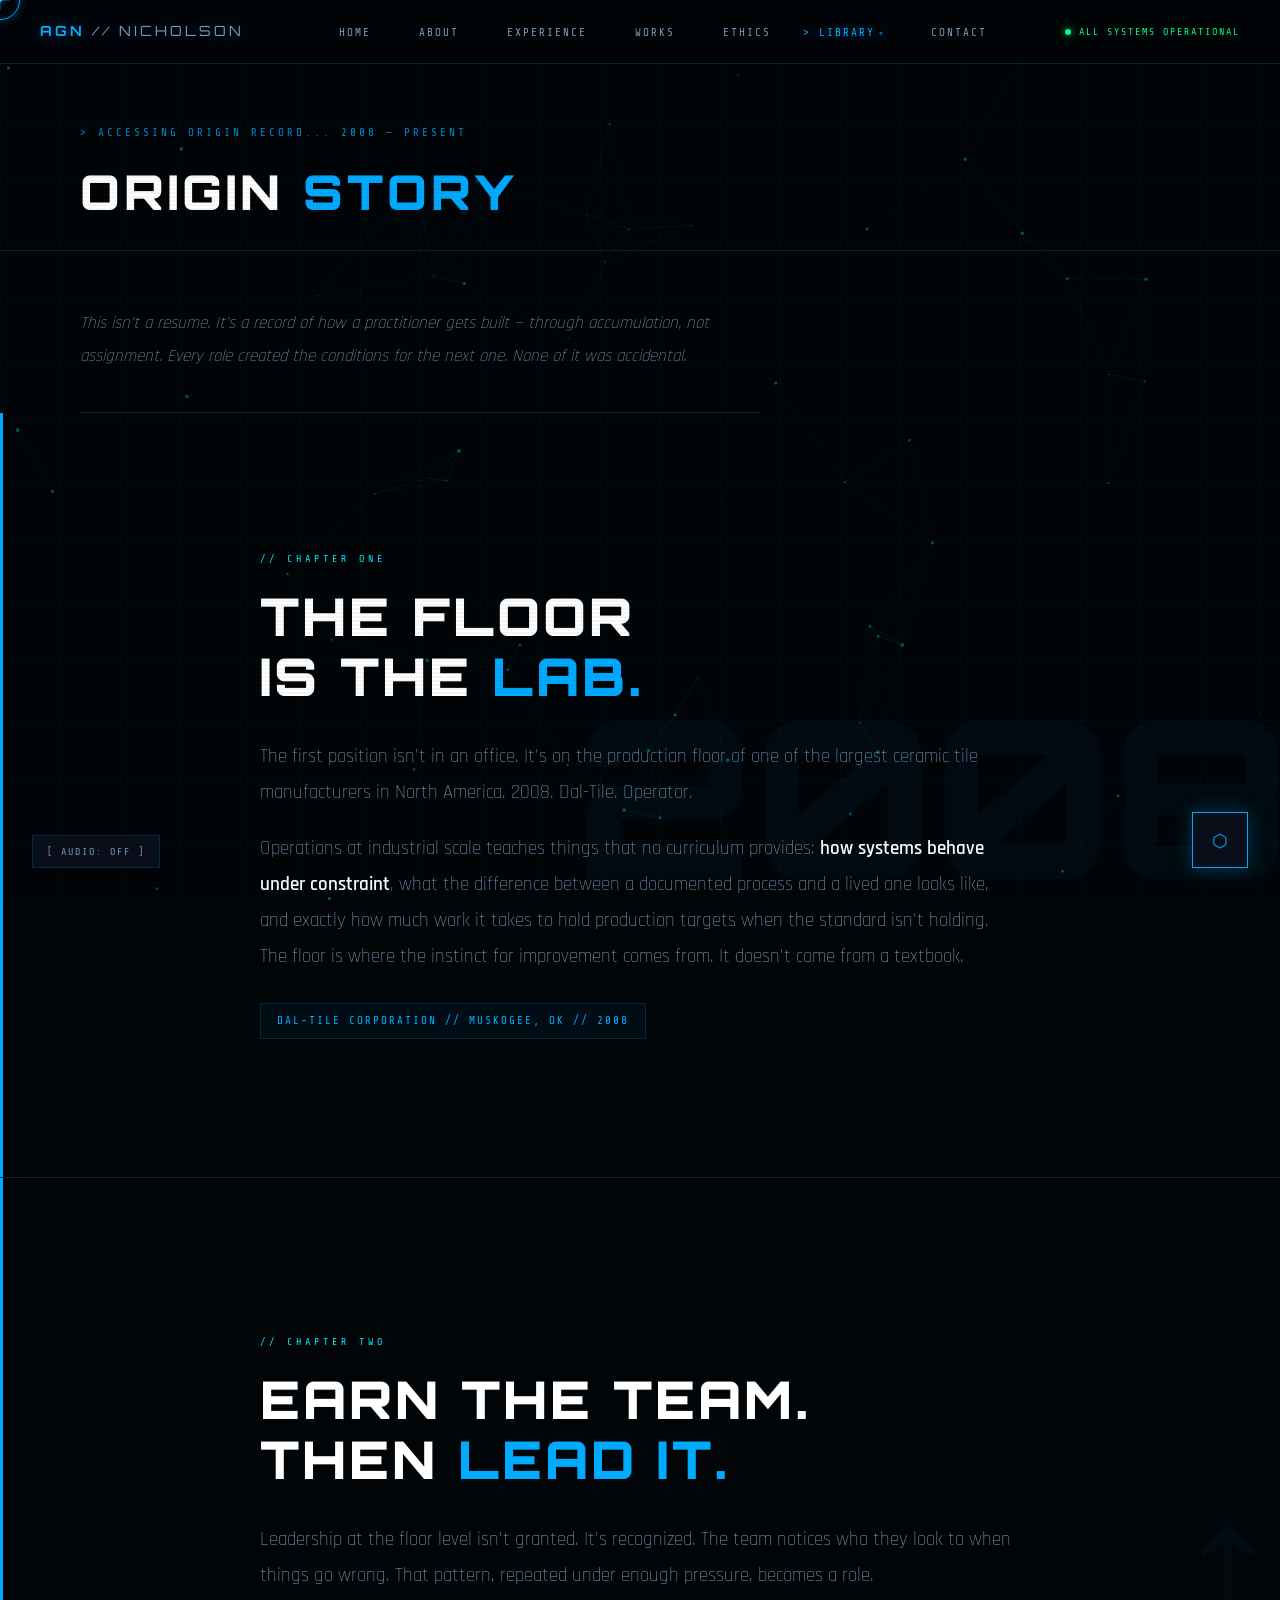
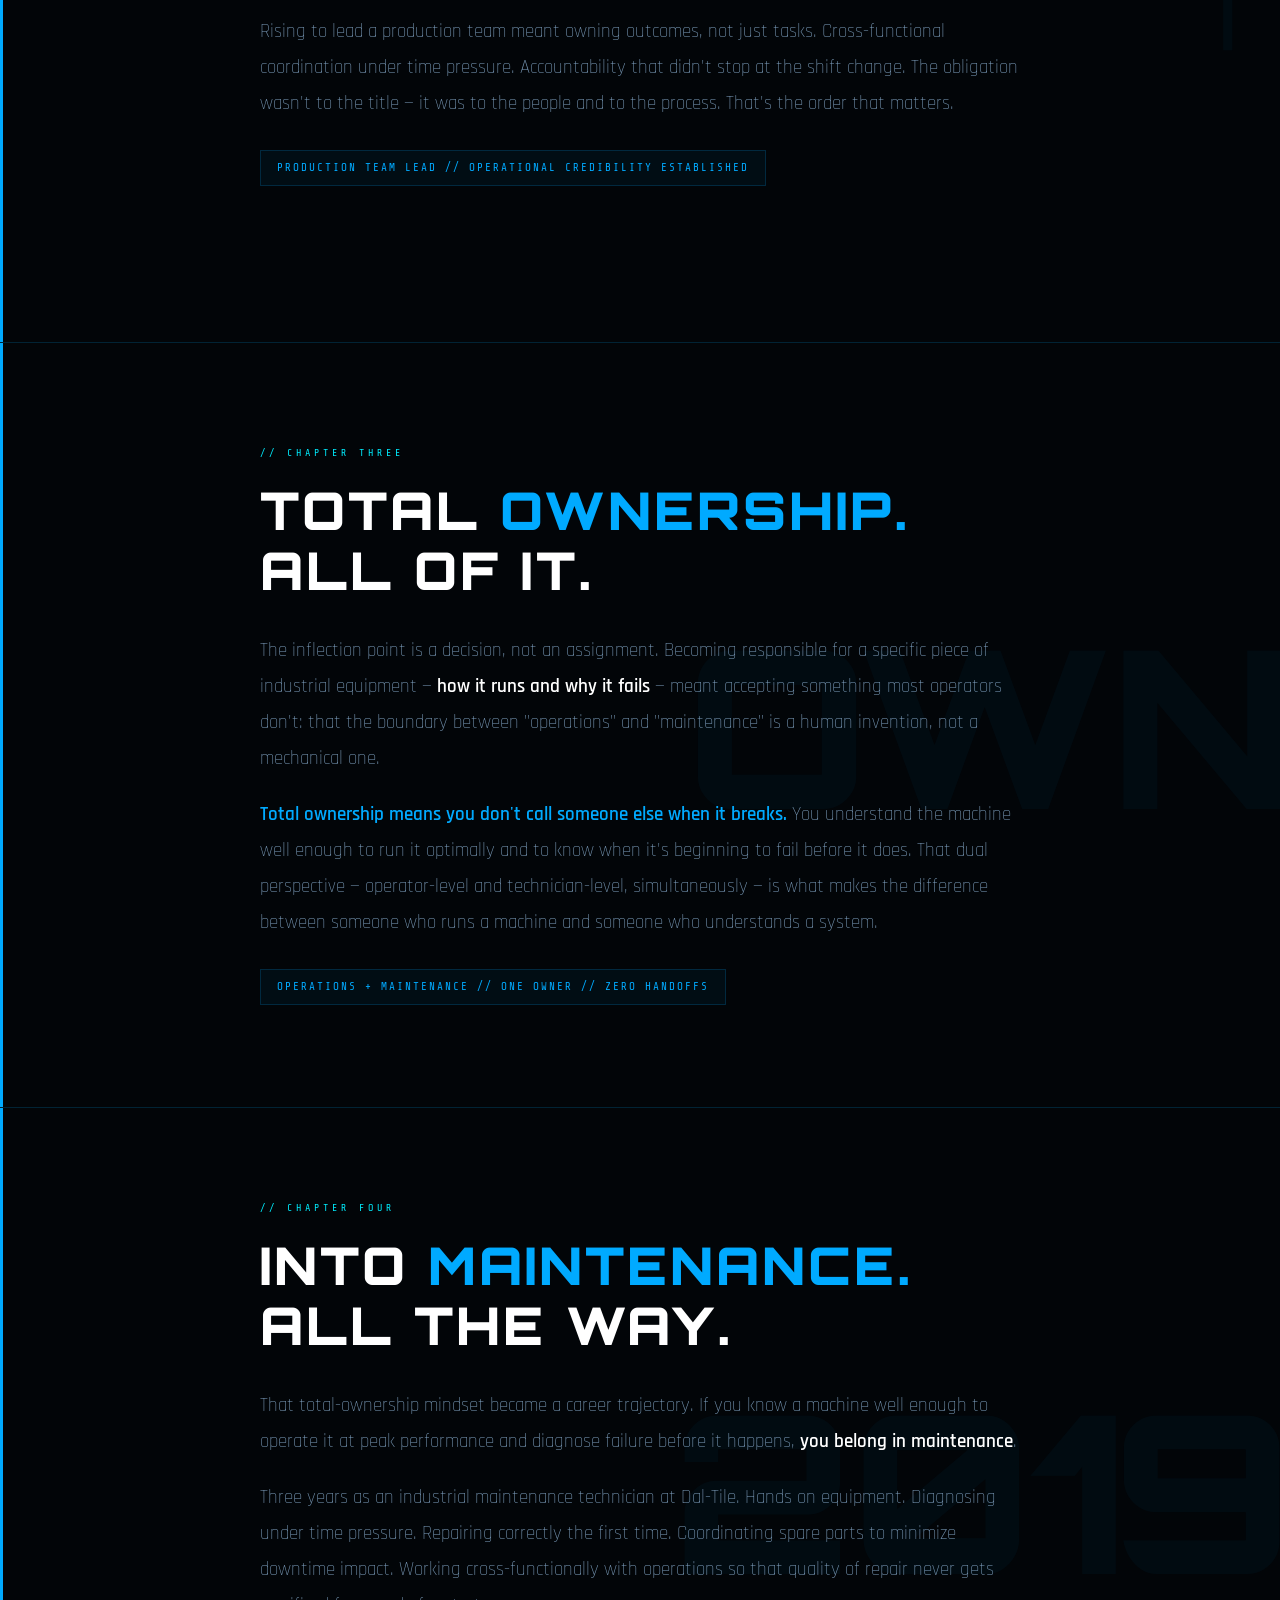
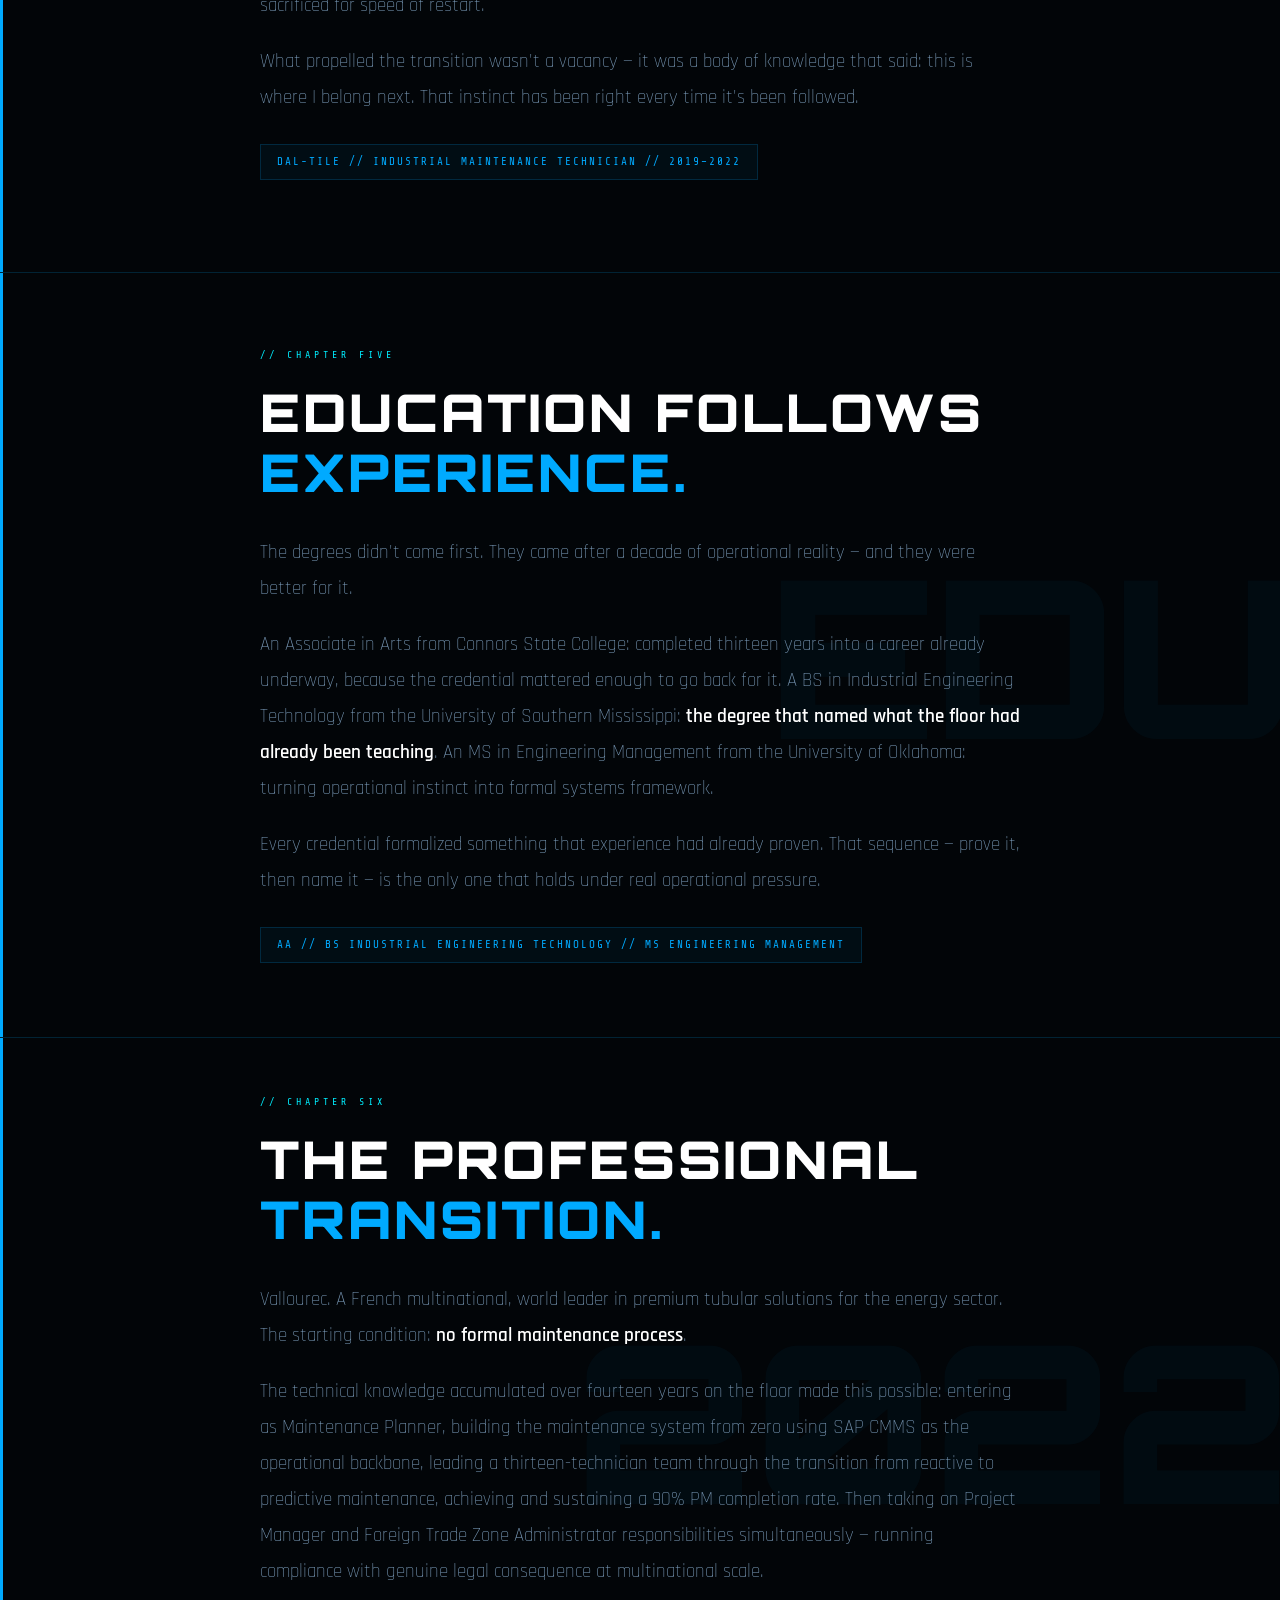
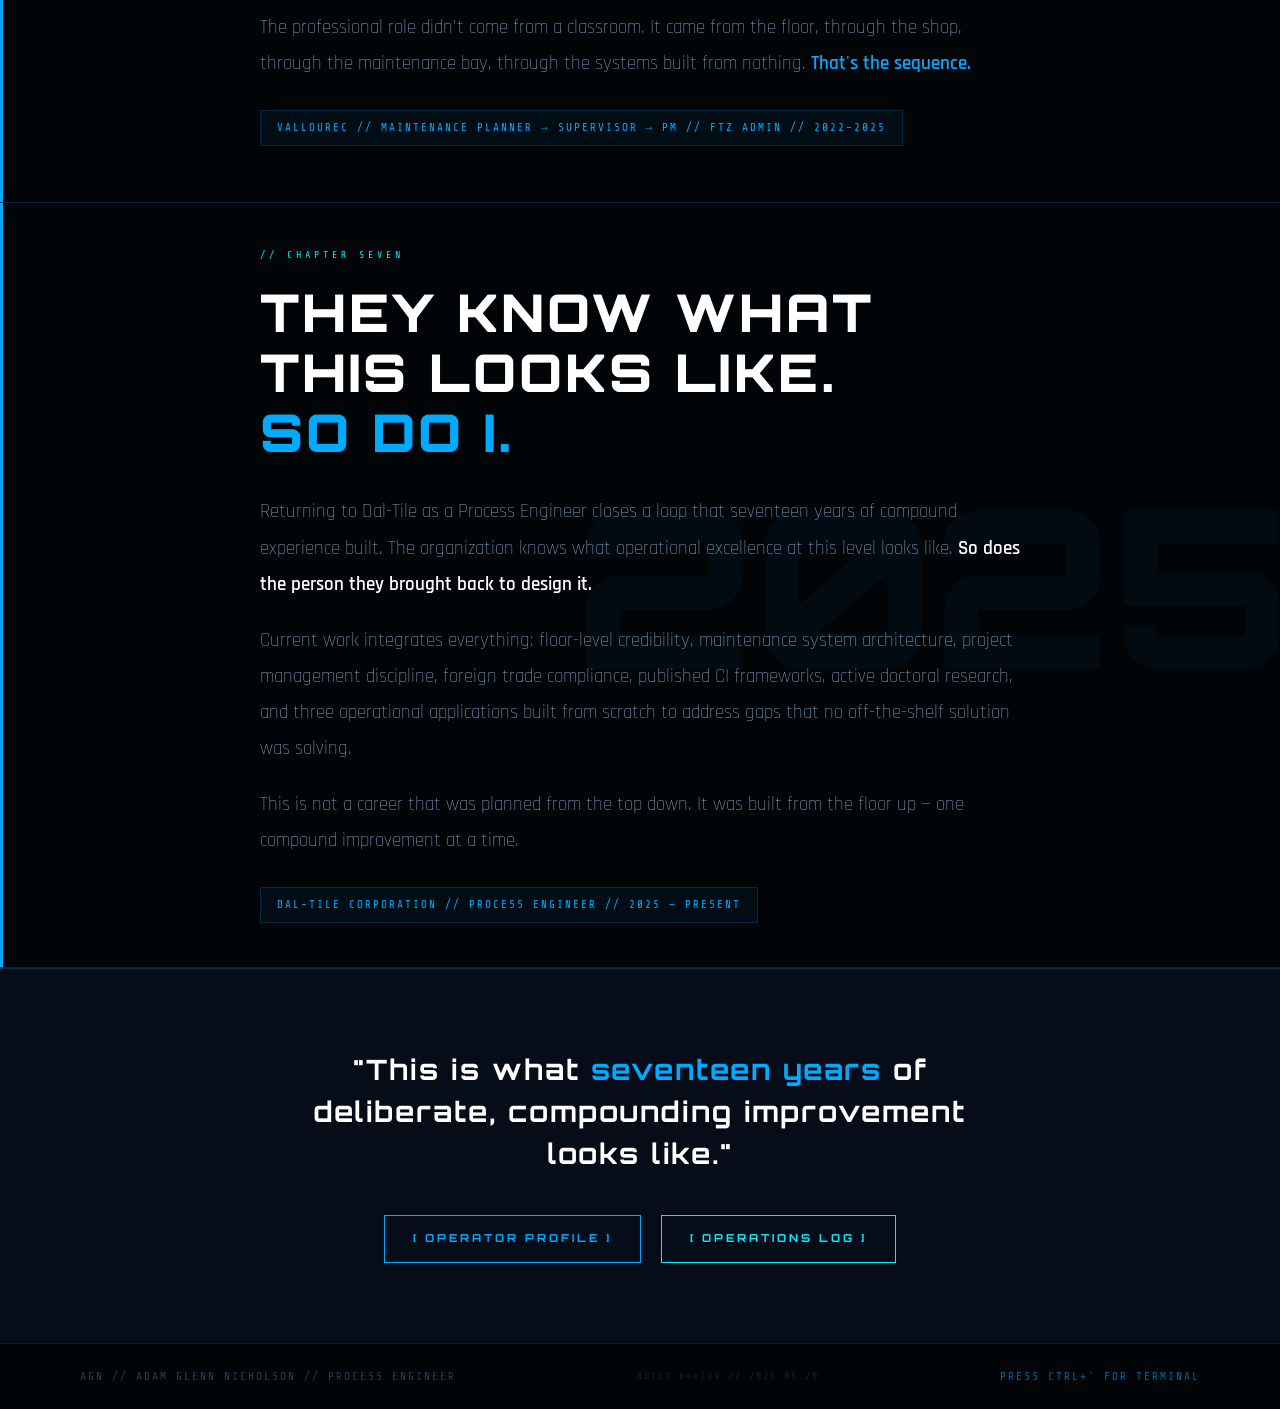
<file: origin.html>
<!DOCTYPE html>
<html lang="en">
<head>
  <meta charset="UTF-8" />
  <meta name="viewport" content="width=device-width, initial-scale=1.0" />
  <title>AGN // Origin — Adam Glenn Nicholson</title>
  <meta name="description" content="The origin story of Adam Glenn Nicholson — from the manufacturing floor in 2008 to process engineer. Built from the bottom up, compounded over seventeen years." />
  <meta name="theme-color" content="#00aaff" />
  <link rel="canonical" href="https://agn-portfolio.onrender.com/origin.html" />
  <link rel="icon" type="image/svg+xml" href="assets/favicon.svg" />
  <link rel="apple-touch-icon" href="assets/apple-touch-icon.png" />
  <link rel="manifest" href="manifest.json" />
  <meta property="og:type" content="website" />
  <meta property="og:title" content="Origin — Adam Glenn Nicholson" />
  <meta property="og:description" content="From the manufacturing floor in 2008 to process engineer. Built from the bottom up." />
  <meta property="og:image" content="https://agn-portfolio.onrender.com/assets/og-image.png" />
  <meta property="og:url" content="https://agn-portfolio.onrender.com/origin.html" />
  <meta name="twitter:card" content="summary_large_image" />
  <script type="application/ld+json">
  {
    "@context": "https://schema.org",
    "@type": "Person",
    "name": "Adam Glenn Nicholson",
    "jobTitle": "Process Engineer",
    "worksFor": { "@type": "Organization", "name": "Dal-Tile Corporation" },
    "alumniOf": [
      { "@type": "CollegeOrUniversity", "name": "Connors State College" },
      { "@type": "CollegeOrUniversity", "name": "University of Southern Mississippi" },
      { "@type": "CollegeOrUniversity", "name": "University of Oklahoma" },
      { "@type": "CollegeOrUniversity", "name": "Edgewood University" }
    ],
    "sameAs": [
      "https://www.linkedin.com/in/nicholson-adam/",
      "https://www.amazon.com/dp/B0FTK95KY9",
      "https://www.amazon.com/dp/B0FV8GQGXQ"
    ],
    "url": "https://agn-portfolio.onrender.com/"
  }
  </script>
  <link rel="stylesheet" href="css/style.css" />
  <style>
    /* ---- ORIGIN STORY ---- */

    /* Large ghost year behind each section */
    .origin-year-ghost {
      position: absolute;
      right: -10px;
      top: 50%;
      transform: translateY(-50%);
      font-family: var(--font-display);
      font-size: clamp(100px, 20vw, 220px);
      font-weight: 900;
      color: rgba(0,170,255,0.04);
      line-height: 1;
      pointer-events: none;
      user-select: none;
      letter-spacing: -4px;
    }

    /* Each story beat takes most of the viewport */
    .origin-section {
      min-height: 85vh;
      display: flex;
      align-items: center;
      position: relative;
      overflow: hidden;
      border-bottom: 1px solid var(--border);
    }

    .origin-section:last-child { border-bottom: none; }

    /* Alternate side accent */
    .origin-section::before {
      content: '';
      position: absolute;
      top: 0; left: 0;
      width: 3px; height: 0;
      background: var(--blue);
      transition: height 0.8s ease;
    }

    .origin-section.visible::before { height: 100%; }

    .origin-content {
      max-width: 760px;
      position: relative;
      z-index: 1;
    }

    /* Child elements animate in when section gets .visible */
    .origin-beat-label,
    .origin-headline,
    .origin-body,
    .origin-detail {
      opacity: 0;
      transform: translateY(28px);
      transition: opacity 0.8s ease, transform 0.8s ease;
    }

    .origin-section.visible .origin-beat-label { opacity: 1; transform: translateY(0); transition-delay: 0s; }
    .origin-section.visible .origin-headline   { opacity: 1; transform: translateY(0); transition-delay: 0.12s; }
    .origin-section.visible .origin-body       { opacity: 1; transform: translateY(0); transition-delay: 0.26s; }
    .origin-section.visible .origin-detail     { opacity: 1; transform: translateY(0); transition-delay: 0.42s; }

    .origin-beat-label {
      font-family: var(--font-mono);
      font-size: 10px;
      color: var(--cyan);
      letter-spacing: 4px;
      text-transform: uppercase;
      margin-bottom: 20px;
    }

    .origin-headline {
      font-family: var(--font-display);
      font-size: clamp(26px, 4.5vw, 52px);
      font-weight: 900;
      color: var(--white);
      letter-spacing: 3px;
      text-transform: uppercase;
      line-height: 1.15;
      margin-bottom: 32px;
    }

    .origin-headline span { color: var(--blue); }

    .origin-body {
      font-family: var(--font-body);
      font-size: clamp(16px, 1.8vw, 19px);
      color: var(--grey);
      line-height: 1.9;
      font-weight: 300;
      margin-bottom: 20px;
    }

    .origin-body em {
      color: var(--white);
      font-style: normal;
      font-weight: 600;
    }

    .origin-body strong {
      color: var(--blue);
      font-weight: 600;
    }

    .origin-detail {
      display: inline-block;
      font-family: var(--font-mono);
      font-size: 11px;
      color: var(--blue);
      letter-spacing: 2px;
      padding: 8px 16px;
      border: 1px solid var(--border);
      background: var(--blue-glow2);
      margin-top: 8px;
    }

    /* CLOSING section — full blue accent */
    .origin-close {
      background: var(--dark-3);
      border-top: 1px solid var(--border);
      text-align: center;
      padding: 80px 0;
    }

    .origin-close p {
      font-family: var(--font-display);
      font-size: clamp(18px, 2.5vw, 28px);
      font-weight: 700;
      color: var(--white);
      letter-spacing: 2px;
      line-height: 1.5;
      max-width: 700px;
      margin: 0 auto;
    }

    .origin-close p span { color: var(--blue); }

    @media (max-width: 768px) {
      .origin-section { min-height: 70vh; padding: 64px 0; }
      .origin-year-ghost { font-size: clamp(80px, 25vw, 120px); }
    }

    @media (prefers-reduced-motion: reduce) {
      .origin-beat-label,
      .origin-headline,
      .origin-body,
      .origin-detail {
        opacity: 1 !important;
        transform: none !important;
        transition: none !important;
      }
      .origin-section::before { height: 100% !important; transition: none !important; }
    }
  </style>
</head>
<body>

  <a href="#main-content" class="skip-link">Skip to main content</a>
  <div id="page-transition"></div>
  <canvas id="particle-canvas"></canvas>
  <button id="sound-toggle" aria-label="Toggle audio">[ AUDIO: OFF ]</button>

  <div class="cursor"><div class="cursor-dot"></div><div class="cursor-cross-h"></div><div class="cursor-cross-v"></div></div>
  <div class="cursor-ring"></div>
  <div class="scan-line"></div>

  <nav>
    <div class="nav-logo">AGN <span>// NICHOLSON</span></div>
    <ul class="nav-links">
      <li><a href="index.html">Home</a></li>
      <li><a href="about.html">About</a></li>
      <li><a href="experience.html">Experience</a></li>
      <li><a href="works.html">Works</a></li>
      <li><a href="ethics.html">Ethics</a></li>
      <li class="nav-has-dropdown">
        <a href="#" class="nav-dropdown-toggle" aria-haspopup="true" aria-expanded="false">Library</a>
        <ul class="nav-dropdown-menu">
          <li><a href="manifesto.html">Manifesto</a></li>
          <li><a href="buildlog.html">Build Log</a></li>
          <li><a href="lexicon.html">Lexicon</a></li>
          <li><a href="origin.html" class="active">Origin</a></li>
          <li><a href="doctrine.html">Doctrine</a></li>
          <li><a href="reading.html">Reading</a></li>
        </ul>
      </li>
      <li><a href="contact.html">Contact</a></li>
    </ul>
    <button class="nav-hamburger" id="nav-hamburger" aria-label="Toggle navigation menu" aria-expanded="false">
      <span></span><span></span><span></span>
    </button>
    <div class="nav-status">ALL SYSTEMS OPERATIONAL</div>
  </nav>

  <main class="page-wrapper" id="main-content">

    <div class="page-header">
      <div class="page-header-label">> ACCESSING ORIGIN RECORD... 2008 — PRESENT</div>
      <h1>ORIGIN <span>STORY</span></h1>
    </div>

    <div class="container" style="padding-top:8px; padding-bottom:0;">
      <p style="font-family:var(--font-body);font-size:17px;color:var(--grey);line-height:1.9;font-weight:300;font-style:italic;padding:48px 0 40px;border-bottom:1px solid var(--border);max-width:680px;">
        This isn't a resume. It's a record of how a practitioner gets built — through accumulation, not assignment. Every role created the conditions for the next one. None of it was accidental.
      </p>
    </div>

    <!-- ============================================================
         BEAT 1 — THE OPERATOR
         ============================================================ -->
    <section class="origin-section" id="beat-1">
      <div class="origin-year-ghost">2008</div>
      <div class="container">
        <div class="origin-content">
          <div class="origin-beat-label">// CHAPTER ONE</div>
          <h2 class="origin-headline">THE FLOOR<br>IS THE <span>LAB.</span></h2>
          <p class="origin-body">
            The first position isn't in an office. It's on the production floor of one of the largest ceramic tile manufacturers in North America. 2008. Dal-Tile. Operator.
          </p>
          <p class="origin-body">
            Operations at industrial scale teaches things that no curriculum provides: <em>how systems behave under constraint</em>, what the difference between a documented process and a lived one looks like, and exactly how much work it takes to hold production targets when the standard isn't holding. The floor is where the instinct for improvement comes from. It doesn't come from a textbook.
          </p>
          <div class="origin-detail">DAL-TILE CORPORATION // MUSKOGEE, OK // 2008</div>
        </div>
      </div>
    </section>

    <!-- ============================================================
         BEAT 2 — TEAM LEAD
         ============================================================ -->
    <section class="origin-section" id="beat-2">
      <div class="origin-year-ghost">↑</div>
      <div class="container">
        <div class="origin-content">
          <div class="origin-beat-label">// CHAPTER TWO</div>
          <h2 class="origin-headline">EARN THE TEAM.<br>THEN <span>LEAD IT.</span></h2>
          <p class="origin-body">
            Leadership at the floor level isn't granted. It's recognized. The team notices who they look to when things go wrong. That pattern, repeated under enough pressure, becomes a role.
          </p>
          <p class="origin-body">
            Rising to lead a production team meant owning outcomes, not just tasks. Cross-functional coordination under time pressure. Accountability that didn't stop at the shift change. The obligation wasn't to the title — it was to the people and to the process. That's the order that matters.
          </p>
          <div class="origin-detail">PRODUCTION TEAM LEAD // OPERATIONAL CREDIBILITY ESTABLISHED</div>
        </div>
      </div>
    </section>

    <!-- ============================================================
         BEAT 3 — TOTAL OWNERSHIP
         ============================================================ -->
    <section class="origin-section" id="beat-3">
      <div class="origin-year-ghost">OWN</div>
      <div class="container">
        <div class="origin-content">
          <div class="origin-beat-label">// CHAPTER THREE</div>
          <h2 class="origin-headline">TOTAL <span>OWNERSHIP.</span><br>ALL OF IT.</h2>
          <p class="origin-body">
            The inflection point is a decision, not an assignment. Becoming responsible for a specific piece of industrial equipment — <em>how it runs and why it fails</em> — meant accepting something most operators don't: that the boundary between "operations" and "maintenance" is a human invention, not a mechanical one.
          </p>
          <p class="origin-body">
            <strong>Total ownership means you don't call someone else when it breaks.</strong> You understand the machine well enough to run it optimally and to know when it's beginning to fail before it does. That dual perspective — operator-level and technician-level, simultaneously — is what makes the difference between someone who runs a machine and someone who understands a system.
          </p>
          <div class="origin-detail">OPERATIONS + MAINTENANCE // ONE OWNER // ZERO HANDOFFS</div>
        </div>
      </div>
    </section>

    <!-- ============================================================
         BEAT 4 — INTO MAINTENANCE
         ============================================================ -->
    <section class="origin-section" id="beat-4">
      <div class="origin-year-ghost">2019</div>
      <div class="container">
        <div class="origin-content">
          <div class="origin-beat-label">// CHAPTER FOUR</div>
          <h2 class="origin-headline">INTO <span>MAINTENANCE.</span><br>ALL THE WAY.</h2>
          <p class="origin-body">
            That total-ownership mindset became a career trajectory. If you know a machine well enough to operate it at peak performance and diagnose failure before it happens, <em>you belong in maintenance</em>.
          </p>
          <p class="origin-body">
            Three years as an industrial maintenance technician at Dal-Tile. Hands on equipment. Diagnosing under time pressure. Repairing correctly the first time. Coordinating spare parts to minimize downtime impact. Working cross-functionally with operations so that quality of repair never gets sacrificed for speed of restart.
          </p>
          <p class="origin-body">
            What propelled the transition wasn't a vacancy — it was a body of knowledge that said: this is where I belong next. That instinct has been right every time it's been followed.
          </p>
          <div class="origin-detail">DAL-TILE // INDUSTRIAL MAINTENANCE TECHNICIAN // 2019–2022</div>
        </div>
      </div>
    </section>

    <!-- ============================================================
         BEAT 5 — EDUCATION
         ============================================================ -->
    <section class="origin-section" id="beat-5">
      <div class="origin-year-ghost">EDU</div>
      <div class="container">
        <div class="origin-content">
          <div class="origin-beat-label">// CHAPTER FIVE</div>
          <h2 class="origin-headline">EDUCATION FOLLOWS<br><span>EXPERIENCE.</span></h2>
          <p class="origin-body">
            The degrees didn't come first. They came after a decade of operational reality — and they were better for it.
          </p>
          <p class="origin-body">
            An Associate in Arts from Connors State College: completed thirteen years into a career already underway, because the credential mattered enough to go back for it. A BS in Industrial Engineering Technology from the University of Southern Mississippi: <em>the degree that named what the floor had already been teaching</em>. An MS in Engineering Management from the University of Oklahoma: turning operational instinct into formal systems framework.
          </p>
          <p class="origin-body">
            Every credential formalized something that experience had already proven. That sequence — prove it, then name it — is the only one that holds under real operational pressure.
          </p>
          <div class="origin-detail">AA // BS INDUSTRIAL ENGINEERING TECHNOLOGY // MS ENGINEERING MANAGEMENT</div>
        </div>
      </div>
    </section>

    <!-- ============================================================
         BEAT 6 — PROFESSIONAL TRANSITION (Vallourec)
         ============================================================ -->
    <section class="origin-section" id="beat-6">
      <div class="origin-year-ghost">2022</div>
      <div class="container">
        <div class="origin-content">
          <div class="origin-beat-label">// CHAPTER SIX</div>
          <h2 class="origin-headline">THE PROFESSIONAL<br><span>TRANSITION.</span></h2>
          <p class="origin-body">
            Vallourec. A French multinational, world leader in premium tubular solutions for the energy sector. The starting condition: <em>no formal maintenance process</em>.
          </p>
          <p class="origin-body">
            The technical knowledge accumulated over fourteen years on the floor made this possible: entering as Maintenance Planner, building the maintenance system from zero using SAP CMMS as the operational backbone, leading a thirteen-technician team through the transition from reactive to predictive maintenance, achieving and sustaining a 90% PM completion rate. Then taking on Project Manager and Foreign Trade Zone Administrator responsibilities simultaneously — running compliance with genuine legal consequence at multinational scale.
          </p>
          <p class="origin-body">
            The professional role didn't come from a classroom. It came from the floor, through the shop, through the maintenance bay, through the systems built from nothing. <strong>That's the sequence.</strong>
          </p>
          <div class="origin-detail">VALLOUREC // MAINTENANCE PLANNER → SUPERVISOR → PM // FTZ ADMIN // 2022–2025</div>
        </div>
      </div>
    </section>

    <!-- ============================================================
         BEAT 7 — PROCESS ENGINEER (closing the loop)
         ============================================================ -->
    <section class="origin-section" id="beat-7">
      <div class="origin-year-ghost">2025</div>
      <div class="container">
        <div class="origin-content">
          <div class="origin-beat-label">// CHAPTER SEVEN</div>
          <h2 class="origin-headline">THEY KNOW WHAT<br>THIS LOOKS LIKE.<br><span>SO DO I.</span></h2>
          <p class="origin-body">
            Returning to Dal-Tile as a Process Engineer closes a loop that seventeen years of compound experience built. The organization knows what operational excellence at this level looks like. <em>So does the person they brought back to design it.</em>
          </p>
          <p class="origin-body">
            Current work integrates everything: floor-level credibility, maintenance system architecture, project management discipline, foreign trade compliance, published CI frameworks, active doctoral research, and three operational applications built from scratch to address gaps that no off-the-shelf solution was solving.
          </p>
          <p class="origin-body">
            This is not a career that was planned from the top down. It was built from the floor up — one compound improvement at a time.
          </p>
          <div class="origin-detail">DAL-TILE CORPORATION // PROCESS ENGINEER // 2025 — PRESENT</div>
        </div>
      </div>
    </section>

    <!-- CLOSING -->
    <div class="origin-close">
      <div class="container">
        <p class="reveal">"This is what <span>seventeen years</span> of deliberate, compounding improvement looks like."</p>
        <div style="margin-top:40px;" class="reveal">
          <a href="about.html" class="btn"><span>[ OPERATOR PROFILE ]</span></a>
          <a href="experience.html" class="btn btn-cyan" style="margin-left:16px;"><span>[ OPERATIONS LOG ]</span></a>
        </div>
      </div>
    </div>

    <footer>
      <div class="footer-left">AGN // ADAM GLENN NICHOLSON // PROCESS ENGINEER</div>
      <div class="footer-build">BUILD b4e2a9 // 2026.06.20</div>
      <div class="footer-right">PRESS CTRL+` FOR TERMINAL</div>
    </footer>

  </main>

  <div id="terminal-overlay">
    <div class="terminal-window">
      <div class="terminal-titlebar">
        <span>AGN // SECURE TERMINAL</span>
        <button class="terminal-close" id="terminal-close-btn" aria-label="Close terminal">[ CLOSE ]</button>
      </div>
      <div class="terminal-body" id="terminal-body">
        <div class="terminal-output">AGN TERMINAL v1.0 // TYPE 'help' FOR COMMANDS</div>
        <div class="terminal-output">━━━━━━━━━━━━━━━━━━━━━━━━━━━━━━━━━━━━━━━━━━━</div>
      </div>
      <div class="terminal-input-row">
        <span class="terminal-prompt">AGN://&gt;</span>
        <input type="text" id="terminal-input" autocomplete="off" spellcheck="false" aria-label="Terminal command input" />
      </div>
    </div>
  </div>

  <div id="chat-widget">
    <div class="chat-window" id="chat-window">
      <div class="chat-header">
        <span>// AGN AI INTERFACE</span>
        <span class="status-badge status-alpha">IN DEV</span>
      </div>
      <div class="chat-messages" id="chat-messages">
        <div class="chat-message assistant">
          <strong>AI INTERFACE — IN DEVELOPMENT</strong><br>
          Direct inquiries: <a href="mailto:nicholson786@gmail.com" style="color:var(--blue);">nicholson786@gmail.com</a>
        </div>
      </div>
      <div class="chat-input-row">
        <input type="text" id="chat-input" placeholder="> ENTER QUERY..." aria-label="Chat message input" />
        <button class="chat-send" id="chat-send">SEND</button>
      </div>
    </div>
    <button class="chat-toggle" id="chat-toggle" aria-label="Toggle chat">⬡</button>
  </div>

  <script src="js/particles.js"></script>
  <script src="js/sound.js"></script>
  <script src="js/main.js"></script>
  <script src="js/chat.js"></script>
  <script>
    /* Trigger cinematic reveal on origin sections */
    const originSections = document.querySelectorAll('.origin-section');
    const originObserver = new IntersectionObserver((entries) => {
      entries.forEach(entry => {
        if (entry.isIntersecting) {
          entry.target.classList.add('visible');
          originObserver.unobserve(entry.target);
        }
      });
    }, { threshold: 0.1 });
    originSections.forEach(s => originObserver.observe(s));
  </script>
</body>
</html>
</file>
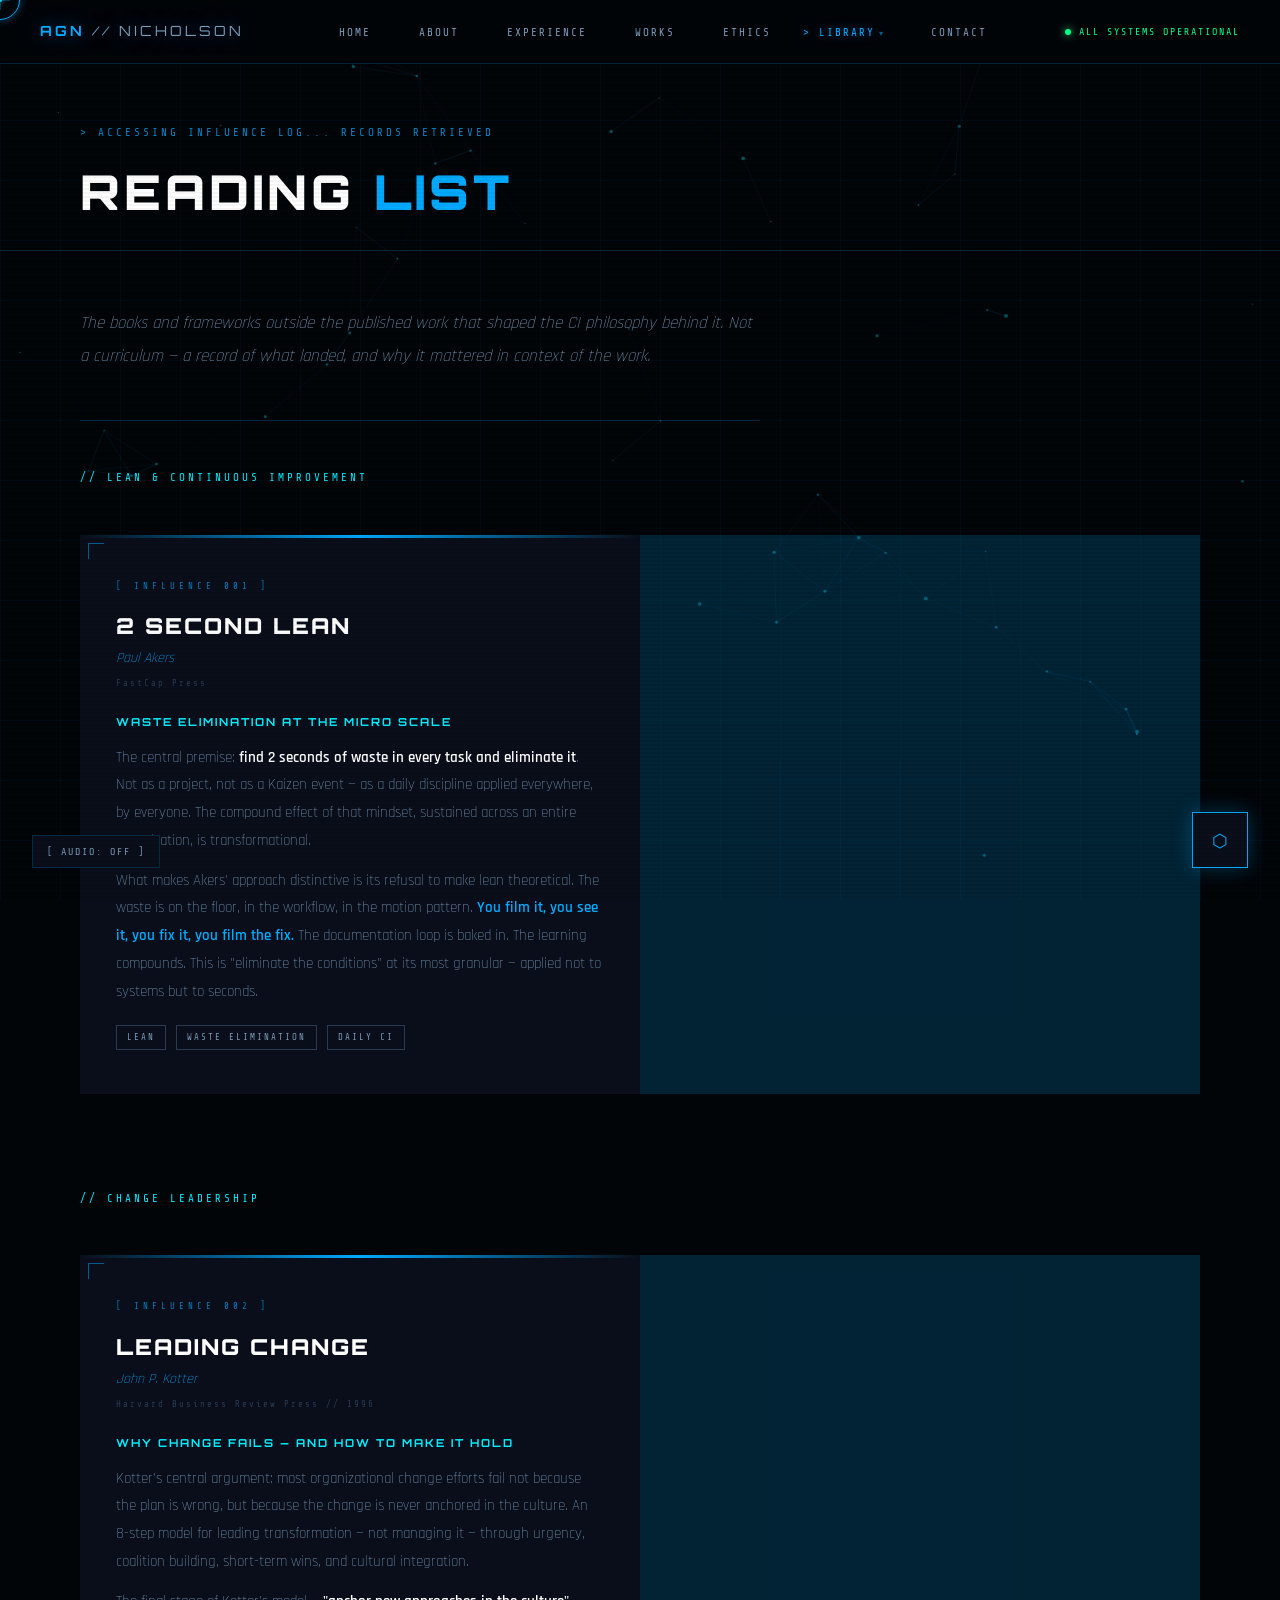
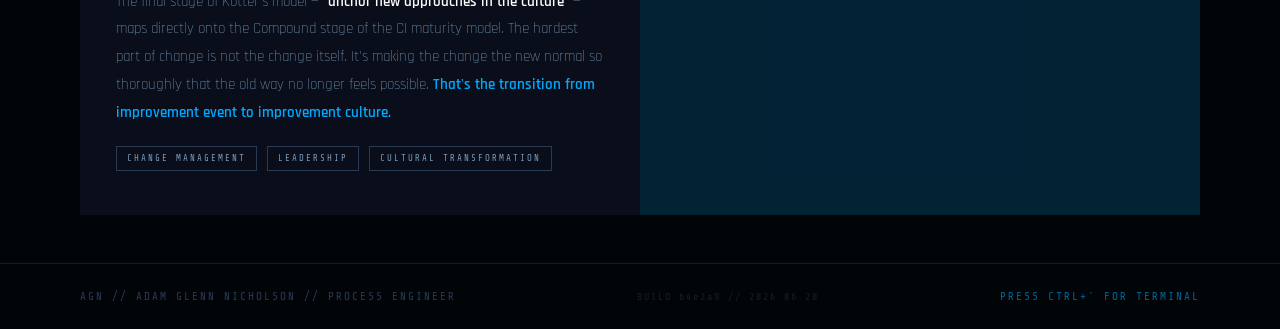
<file: reading.html>
<!DOCTYPE html>
<html lang="en">
<head>
  <meta charset="UTF-8" />
  <meta name="viewport" content="width=device-width, initial-scale=1.0" />
  <title>AGN // Reading List — Adam Glenn Nicholson</title>
  <meta name="description" content="The books and frameworks outside his own work that shaped Adam Glenn Nicholson's continuous improvement philosophy." />
  <meta name="theme-color" content="#00aaff" />
  <link rel="canonical" href="https://agn-portfolio.onrender.com/reading.html" />
  <link rel="icon" type="image/svg+xml" href="assets/favicon.svg" />
  <link rel="apple-touch-icon" href="assets/apple-touch-icon.png" />
  <link rel="manifest" href="manifest.json" />
  <meta property="og:type" content="website" />
  <meta property="og:title" content="Reading List — Adam Glenn Nicholson" />
  <meta property="og:description" content="The books and frameworks that shaped a CI practitioner's thinking." />
  <meta property="og:image" content="https://agn-portfolio.onrender.com/assets/og-image.png" />
  <meta property="og:url" content="https://agn-portfolio.onrender.com/reading.html" />
  <meta name="twitter:card" content="summary_large_image" />
  <script type="application/ld+json">
  {
    "@context": "https://schema.org",
    "@type": "Person",
    "name": "Adam Glenn Nicholson",
    "jobTitle": "Process Engineer",
    "worksFor": { "@type": "Organization", "name": "Dal-Tile Corporation" },
    "alumniOf": [
      { "@type": "CollegeOrUniversity", "name": "Connors State College" },
      { "@type": "CollegeOrUniversity", "name": "University of Southern Mississippi" },
      { "@type": "CollegeOrUniversity", "name": "University of Oklahoma" },
      { "@type": "CollegeOrUniversity", "name": "Edgewood University" }
    ],
    "sameAs": [
      "https://www.linkedin.com/in/nicholson-adam/",
      "https://www.amazon.com/dp/B0FTK95KY9",
      "https://www.amazon.com/dp/B0FV8GQGXQ"
    ],
    "url": "https://agn-portfolio.onrender.com/"
  }
  </script>
  <link rel="stylesheet" href="css/style.css" />
  <style>
    /* ---- READING LIST ---- */

    .reading-intro {
      max-width: 680px;
      padding: 56px 0 48px;
      border-bottom: 1px solid var(--border);
    }

    .reading-intro p {
      font-family: var(--font-body);
      font-size: 17px;
      color: var(--grey);
      line-height: 1.9;
      font-weight: 300;
      font-style: italic;
    }

    /* CATEGORY LABEL */
    .reading-category {
      padding: 48px 0 8px;
    }

    /* BOOK CARD */
    .reading-grid {
      display: grid;
      grid-template-columns: repeat(2, 1fr);
      gap: 1px;
      background: var(--border);
      margin: 24px 0 48px;
    }

    .reading-card {
      background: var(--panel);
      padding: 44px 36px;
      position: relative;
      overflow: hidden;
      transition: background 0.3s;
    }

    .reading-card::before {
      content: '';
      position: absolute;
      top: 0; left: 0;
      width: 100%; height: 3px;
      background: linear-gradient(90deg, transparent, var(--blue), transparent);
    }

    .reading-card:hover { background: var(--panel-2); }

    .reading-card:hover .reading-card-accent {
      height: 100%;
    }

    .reading-card-accent {
      position: absolute;
      top: 0; left: 0;
      width: 3px; height: 0;
      background: var(--blue);
      transition: height 0.4s ease;
    }

    .reading-num {
      font-family: var(--font-mono);
      font-size: 9px;
      color: var(--blue);
      letter-spacing: 4px;
      margin-bottom: 20px;
      opacity: 0.7;
    }

    .reading-title {
      font-family: var(--font-display);
      font-size: clamp(16px, 2vw, 22px);
      font-weight: 900;
      color: var(--white);
      letter-spacing: 2px;
      text-transform: uppercase;
      line-height: 1.2;
      margin-bottom: 8px;
    }

    .reading-author {
      font-family: var(--font-body);
      font-size: 14px;
      color: var(--blue);
      font-style: italic;
      margin-bottom: 6px;
      font-weight: 300;
    }

    .reading-pub {
      font-family: var(--font-mono);
      font-size: 9px;
      color: var(--grey-dim);
      letter-spacing: 2px;
      margin-bottom: 24px;
    }

    .reading-headline {
      font-family: var(--font-display);
      font-size: 11px;
      font-weight: 700;
      color: var(--cyan);
      letter-spacing: 2px;
      text-transform: uppercase;
      margin-bottom: 12px;
    }

    .reading-body {
      font-family: var(--font-body);
      font-size: 15px;
      color: var(--grey);
      line-height: 1.85;
      font-weight: 300;
    }

    .reading-body em {
      color: var(--white);
      font-style: normal;
      font-weight: 600;
    }

    .reading-body strong {
      color: var(--blue);
      font-weight: 600;
    }

    .reading-tag {
      display: inline-block;
      font-family: var(--font-mono);
      font-size: 9px;
      color: var(--grey);
      letter-spacing: 2px;
      padding: 4px 10px;
      border: 1px solid var(--grey-dim);
      margin-top: 20px;
      margin-right: 6px;
    }

    @media (max-width: 768px) {
      .reading-grid { grid-template-columns: 1fr; }
      .reading-card { padding: 32px 24px; }
    }
  </style>
</head>
<body>

  <a href="#main-content" class="skip-link">Skip to main content</a>
  <div id="page-transition"></div>
  <canvas id="particle-canvas"></canvas>
  <button id="sound-toggle" aria-label="Toggle audio">[ AUDIO: OFF ]</button>

  <div class="cursor"><div class="cursor-dot"></div><div class="cursor-cross-h"></div><div class="cursor-cross-v"></div></div>
  <div class="cursor-ring"></div>
  <div class="scan-line"></div>

  <nav>
    <div class="nav-logo">AGN <span>// NICHOLSON</span></div>
    <ul class="nav-links">
      <li><a href="index.html">Home</a></li>
      <li><a href="about.html">About</a></li>
      <li><a href="experience.html">Experience</a></li>
      <li><a href="works.html">Works</a></li>
      <li><a href="ethics.html">Ethics</a></li>
      <li class="nav-has-dropdown">
        <a href="#" class="nav-dropdown-toggle" aria-haspopup="true" aria-expanded="false">Library</a>
        <ul class="nav-dropdown-menu">
          <li><a href="manifesto.html">Manifesto</a></li>
          <li><a href="buildlog.html">Build Log</a></li>
          <li><a href="lexicon.html">Lexicon</a></li>
          <li><a href="origin.html">Origin</a></li>
          <li><a href="doctrine.html">Doctrine</a></li>
          <li><a href="reading.html" class="active">Reading</a></li>
        </ul>
      </li>
      <li><a href="contact.html">Contact</a></li>
    </ul>
    <button class="nav-hamburger" id="nav-hamburger" aria-label="Toggle navigation menu" aria-expanded="false">
      <span></span><span></span><span></span>
    </button>
    <div class="nav-status">ALL SYSTEMS OPERATIONAL</div>
  </nav>

  <main class="page-wrapper" id="main-content">

    <div class="page-header">
      <div class="page-header-label">> ACCESSING INFLUENCE LOG... RECORDS RETRIEVED</div>
      <h1>READING <span>LIST</span></h1>
    </div>

    <div class="container">

      <div class="reading-intro reveal">
        <p>The books and frameworks outside the published work that shaped the CI philosophy behind it. Not a curriculum — a record of what landed, and why it mattered in context of the work.</p>
      </div>

      <!-- CONTINUOUS IMPROVEMENT / LEAN -->
      <div class="reading-category">
        <div class="section-label reveal">// LEAN &amp; CONTINUOUS IMPROVEMENT</div>
      </div>

      <div class="reading-grid">

        <div class="reading-card reveal">
          <div class="bracket-tl"></div>
          <div class="reading-card-accent"></div>
          <div class="reading-num">[ INFLUENCE 001 ]</div>
          <div class="reading-title">2 Second Lean</div>
          <div class="reading-author">Paul Akers</div>
          <div class="reading-pub">FastCap Press</div>
          <div class="reading-headline">WASTE ELIMINATION AT THE MICRO SCALE</div>
          <p class="reading-body">
            The central premise: <em>find 2 seconds of waste in every task and eliminate it</em>. Not as a project, not as a Kaizen event — as a daily discipline applied everywhere, by everyone. The compound effect of that mindset, sustained across an entire organization, is transformational.
          </p>
          <p class="reading-body" style="margin-top:12px;">
            What makes Akers' approach distinctive is its refusal to make lean theoretical. The waste is on the floor, in the workflow, in the motion pattern. <strong>You film it, you see it, you fix it, you film the fix.</strong> The documentation loop is baked in. The learning compounds. This is "eliminate the conditions" at its most granular — applied not to systems but to seconds.
          </p>
          <span class="reading-tag">LEAN</span>
          <span class="reading-tag">WASTE ELIMINATION</span>
          <span class="reading-tag">DAILY CI</span>
        </div>

      </div>

      <!-- CHANGE LEADERSHIP -->
      <div class="reading-category">
        <div class="section-label reveal">// CHANGE LEADERSHIP</div>
      </div>

      <div class="reading-grid">

        <div class="reading-card reveal">
          <div class="bracket-tl"></div>
          <div class="reading-card-accent"></div>
          <div class="reading-num">[ INFLUENCE 002 ]</div>
          <div class="reading-title">Leading Change</div>
          <div class="reading-author">John P. Kotter</div>
          <div class="reading-pub">Harvard Business Review Press // 1996</div>
          <div class="reading-headline">WHY CHANGE FAILS — AND HOW TO MAKE IT HOLD</div>
          <p class="reading-body">
            Kotter's central argument: most organizational change efforts fail not because the plan is wrong, but because the change is never anchored in the culture. An 8-step model for leading transformation — not managing it — through urgency, coalition building, short-term wins, and cultural integration.
          </p>
          <p class="reading-body" style="margin-top:12px;">
            The final stage of Kotter's model — <em>"anchor new approaches in the culture"</em> — maps directly onto the Compound stage of the CI maturity model. The hardest part of change is not the change itself. It's making the change the new normal so thoroughly that the old way no longer feels possible. <strong>That's the transition from improvement event to improvement culture.</strong>
          </p>
          <span class="reading-tag">CHANGE MANAGEMENT</span>
          <span class="reading-tag">LEADERSHIP</span>
          <span class="reading-tag">CULTURAL TRANSFORMATION</span>
        </div>

      </div>

    </div><!-- end container -->

    <footer>
      <div class="footer-left">AGN // ADAM GLENN NICHOLSON // PROCESS ENGINEER</div>
      <div class="footer-build">BUILD b4e2a9 // 2026.06.20</div>
      <div class="footer-right">PRESS CTRL+` FOR TERMINAL</div>
    </footer>

  </main>

  <div id="terminal-overlay">
    <div class="terminal-window">
      <div class="terminal-titlebar">
        <span>AGN // SECURE TERMINAL</span>
        <button class="terminal-close" id="terminal-close-btn" aria-label="Close terminal">[ CLOSE ]</button>
      </div>
      <div class="terminal-body" id="terminal-body">
        <div class="terminal-output">AGN TERMINAL v1.0 // TYPE 'help' FOR COMMANDS</div>
        <div class="terminal-output">━━━━━━━━━━━━━━━━━━━━━━━━━━━━━━━━━━━━━━━━━━━</div>
      </div>
      <div class="terminal-input-row">
        <span class="terminal-prompt">AGN://&gt;</span>
        <input type="text" id="terminal-input" autocomplete="off" spellcheck="false" aria-label="Terminal command input" />
      </div>
    </div>
  </div>

  <div id="chat-widget">
    <div class="chat-window" id="chat-window">
      <div class="chat-header">
        <span>// AGN AI INTERFACE</span>
        <span class="status-badge status-alpha">IN DEV</span>
      </div>
      <div class="chat-messages" id="chat-messages">
        <div class="chat-message assistant">
          <strong>AI INTERFACE — IN DEVELOPMENT</strong><br>
          Direct inquiries: <a href="mailto:nicholson786@gmail.com" style="color:var(--blue);">nicholson786@gmail.com</a>
        </div>
      </div>
      <div class="chat-input-row">
        <input type="text" id="chat-input" placeholder="> ENTER QUERY..." aria-label="Chat message input" />
        <button class="chat-send" id="chat-send">SEND</button>
      </div>
    </div>
    <button class="chat-toggle" id="chat-toggle" aria-label="Toggle chat">⬡</button>
  </div>

  <script src="js/particles.js"></script>
  <script src="js/sound.js"></script>
  <script src="js/main.js"></script>
  <script src="js/chat.js"></script>
</body>
</html>
</file>
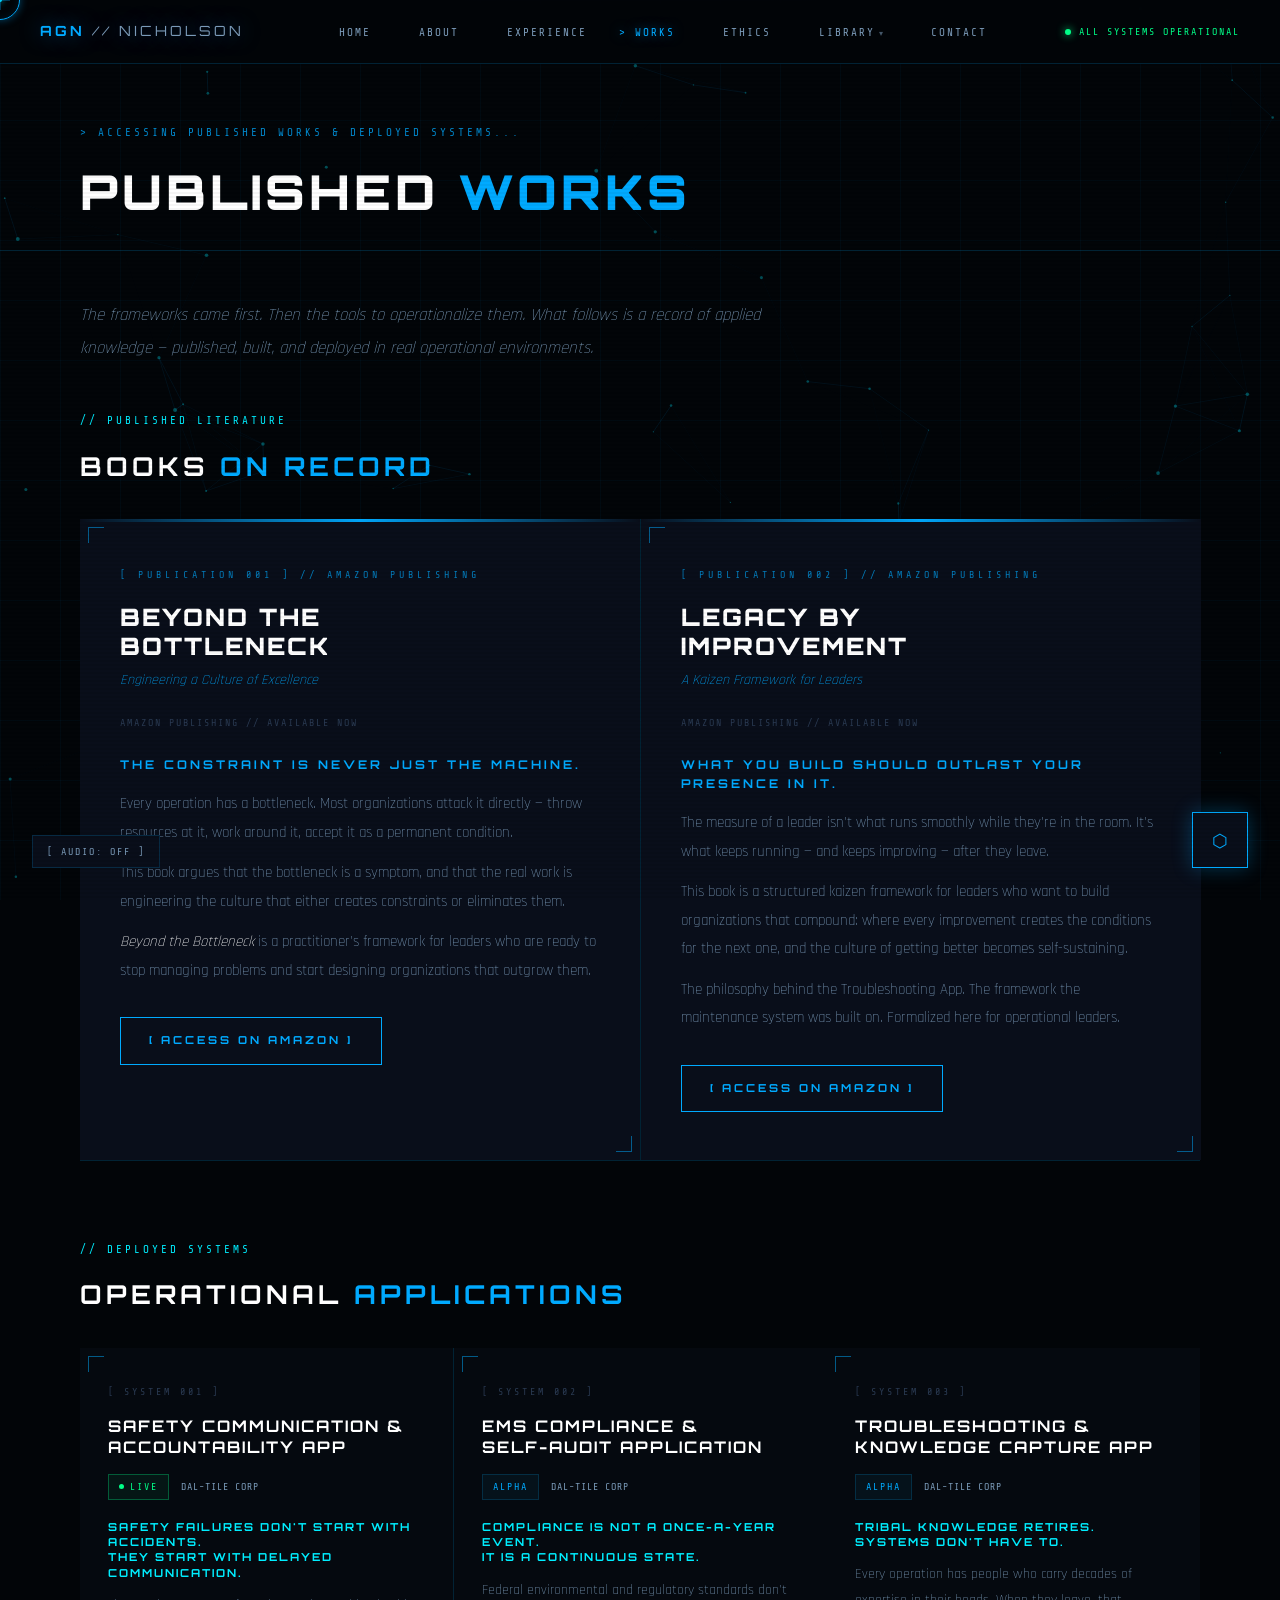
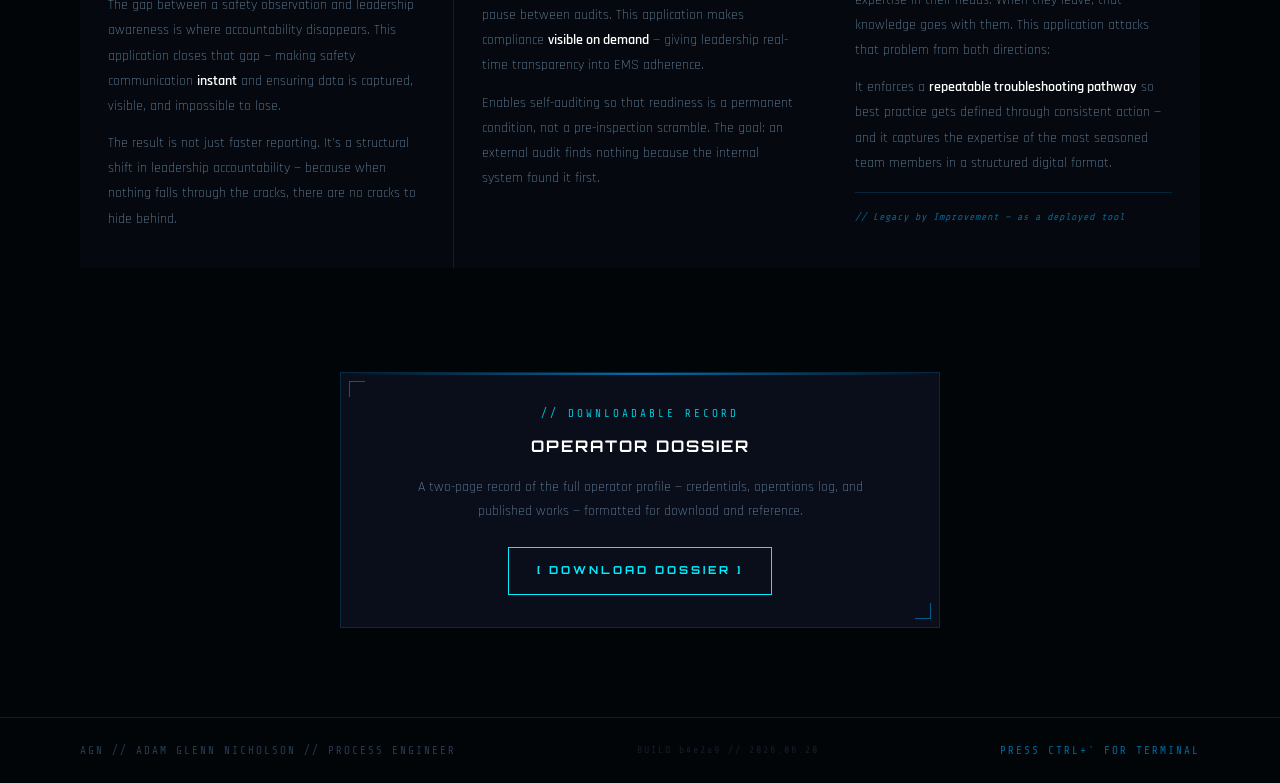
<file: works.html>
<!DOCTYPE html>
<html lang="en">
<head>
  <meta charset="UTF-8" />
  <meta name="viewport" content="width=device-width, initial-scale=1.0" />
  <title>AGN // Works — Adam Glenn Nicholson</title>
  <meta name="description" content="Published works and deployed applications by Adam Glenn Nicholson — Beyond the Bottleneck, Legacy by Improvement, and three operational safety and compliance tools." />
  <meta name="theme-color" content="#00aaff" />
  <link rel="canonical" href="https://agn-portfolio.onrender.com/works.html" />
  <link rel="icon" type="image/svg+xml" href="assets/favicon.svg" />
  <link rel="apple-touch-icon" href="assets/apple-touch-icon.png" />
  <meta property="og:type" content="website" />
  <meta property="og:title" content="Published Works — Adam Glenn Nicholson" />
  <meta property="og:description" content="Two published books on continuous improvement. Three deployed operational applications. The frameworks, then the tools to operationalize them." />
  <meta property="og:image" content="https://agn-portfolio.onrender.com/assets/og-image.png" />
  <meta property="og:url" content="https://agn-portfolio.onrender.com/works.html" />
  <meta name="twitter:card" content="summary_large_image" />
  <meta name="twitter:title" content="Published Works — Adam Glenn Nicholson" />
  <meta name="twitter:description" content="Two published books. Three deployed operational applications." />
  <meta name="twitter:image" content="https://agn-portfolio.onrender.com/assets/og-image.png" />
  <link rel="manifest" href="manifest.json" />
  <link rel="stylesheet" href="css/style.css" />
  <script type="application/ld+json">
  {
    "@context": "https://schema.org",
    "@type": "Person",
    "name": "Adam Glenn Nicholson",
    "jobTitle": "Process Engineer",
    "worksFor": {
      "@type": "Organization",
      "name": "Dal-Tile Corporation"
    },
    "alumniOf": [
      { "@type": "CollegeOrUniversity", "name": "Connors State College" },
      { "@type": "CollegeOrUniversity", "name": "University of Southern Mississippi" },
      { "@type": "CollegeOrUniversity", "name": "University of Oklahoma" },
      { "@type": "CollegeOrUniversity", "name": "Edgewood University" }
    ],
    "sameAs": [
      "https://www.linkedin.com/in/nicholson-adam/",
      "https://www.amazon.com/dp/B0FTK95KY9",
      "https://www.amazon.com/dp/B0FV8GQGXQ"
    ],
    "url": "https://agn-portfolio.onrender.com/"
  }
  </script>
  <style>
    /* ---- WORKS PAGE ---- */

    .works-intro {
      max-width: 720px;
      padding: 48px 0 0;
    }

    .works-intro p {
      font-family: var(--font-body);
      font-size: 17px;
      color: var(--grey);
      line-height: 1.9;
      font-weight: 300;
      font-style: italic;
    }

    /* BOOKS SECTION */
    .books-grid {
      display: grid;
      grid-template-columns: repeat(2, 1fr);
      gap: 1px;
      background: var(--border);
      margin-top: 32px;
    }

    .book-card {
      background: var(--panel);
      padding: 48px 40px;
      position: relative;
      overflow: hidden;
      transition: background 0.3s;
    }

    .book-card::before {
      content: '';
      position: absolute;
      top: 0; left: 0;
      width: 100%; height: 3px;
      background: linear-gradient(90deg, transparent, var(--blue), transparent);
    }

    .book-card:hover {
      background: var(--panel-2);
    }

    .book-number {
      font-family: var(--font-mono);
      font-size: 10px;
      color: var(--blue);
      letter-spacing: 4px;
      margin-bottom: 20px;
      opacity: 0.7;
    }

    .book-title {
      font-family: var(--font-display);
      font-size: clamp(18px, 2vw, 24px);
      font-weight: 900;
      color: var(--white);
      letter-spacing: 2px;
      text-transform: uppercase;
      line-height: 1.2;
      margin-bottom: 8px;
    }

    .book-subtitle {
      font-family: var(--font-body);
      font-size: 14px;
      color: var(--blue);
      font-style: italic;
      margin-bottom: 24px;
      font-weight: 300;
    }

    .book-publisher {
      font-family: var(--font-mono);
      font-size: 10px;
      color: var(--grey-dim);
      letter-spacing: 2px;
      margin-bottom: 24px;
    }

    .book-headline {
      font-family: var(--font-display);
      font-size: 12px;
      font-weight: 700;
      color: var(--blue);
      letter-spacing: 3px;
      margin-bottom: 16px;
    }

    .book-body {
      font-family: var(--font-body);
      font-size: 15px;
      color: var(--grey);
      line-height: 1.9;
      font-weight: 300;
      margin-bottom: 32px;
    }

    .book-body em {
      color: var(--white);
      font-style: italic;
    }

    /* APPS SECTION */
    .apps-section {
      padding: 80px 0;
    }

    .apps-grid {
      display: grid;
      grid-template-columns: repeat(3, 1fr);
      gap: 1px;
      background: var(--border);
      margin-top: 32px;
    }

    .app-card {
      background: var(--dark-2);
      padding: 36px 28px;
      position: relative;
      overflow: hidden;
      transition: background 0.3s;
    }

    .app-card:hover {
      background: var(--panel);
    }

    .app-card::after {
      content: '';
      position: absolute;
      bottom: 0; left: 0;
      width: 0; height: 2px;
      background: var(--cyan);
      transition: width 0.4s ease;
    }

    .app-card:hover::after {
      width: 100%;
    }

    .app-number {
      font-family: var(--font-mono);
      font-size: 10px;
      color: var(--grey-dim);
      letter-spacing: 3px;
      margin-bottom: 16px;
    }

    .app-name {
      font-family: var(--font-display);
      font-size: clamp(13px, 1.5vw, 16px);
      font-weight: 700;
      color: var(--white);
      letter-spacing: 2px;
      text-transform: uppercase;
      line-height: 1.3;
      margin-bottom: 16px;
    }

    .app-status-row {
      display: flex;
      align-items: center;
      gap: 12px;
      margin-bottom: 20px;
    }

    .app-headline {
      font-family: var(--font-display);
      font-size: 11px;
      font-weight: 700;
      color: var(--cyan);
      letter-spacing: 2px;
      margin-bottom: 12px;
      line-height: 1.4;
    }

    .app-body {
      font-family: var(--font-body);
      font-size: 14px;
      color: var(--grey);
      line-height: 1.8;
      font-weight: 300;
    }

    .app-body strong {
      color: var(--white);
      font-weight: 600;
    }

    .app-connection {
      margin-top: 16px;
      padding-top: 16px;
      border-top: 1px solid var(--border);
      font-family: var(--font-mono);
      font-size: 10px;
      color: var(--blue-dim);
      letter-spacing: 1px;
      font-style: italic;
    }

    @media (max-width: 900px) {
      .books-grid { grid-template-columns: 1fr; }
      .apps-grid  { grid-template-columns: 1fr; }
    }
  </style>
</head>
<body>

  <a href="#main-content" class="skip-link">Skip to main content</a>
  <div id="page-transition"></div>
  <canvas id="particle-canvas"></canvas>
  <button id="sound-toggle" aria-label="Toggle audio">[ AUDIO: OFF ]</button>

  <div class="cursor"><div class="cursor-dot"></div><div class="cursor-cross-h"></div><div class="cursor-cross-v"></div></div>
  <div class="cursor-ring"></div>
  <div class="scan-line"></div>

  <nav>
    <div class="nav-logo">AGN <span>// NICHOLSON</span></div>
    <ul class="nav-links">
      <li><a href="index.html">Home</a></li>
      <li><a href="about.html">About</a></li>
      <li><a href="experience.html">Experience</a></li>
      <li><a href="works.html" class="active">Works</a></li>
      <li><a href="ethics.html">Ethics</a></li>
      <li class="nav-has-dropdown">
        <a href="#" class="nav-dropdown-toggle" aria-haspopup="true" aria-expanded="false">Library</a>
        <ul class="nav-dropdown-menu">
          <li><a href="manifesto.html">Manifesto</a></li>
          <li><a href="buildlog.html">Build Log</a></li>
          <li><a href="lexicon.html">Lexicon</a></li>
          <li><a href="origin.html">Origin</a></li>
          <li><a href="doctrine.html">Doctrine</a></li>
          <li><a href="reading.html">Reading</a></li>
        </ul>
      </li>
      <li><a href="contact.html">Contact</a></li>
    </ul>
    <button class="nav-hamburger" id="nav-hamburger" aria-label="Toggle navigation menu" aria-expanded="false">
      <span></span><span></span><span></span>
    </button>
    <div class="nav-status">ALL SYSTEMS OPERATIONAL</div>
  </nav>

  <main class="page-wrapper" id="main-content">

    <div class="page-header">
      <div class="page-header-label">> ACCESSING PUBLISHED WORKS & DEPLOYED SYSTEMS...</div>
      <h1>PUBLISHED <span>WORKS</span></h1>
    </div>

    <div class="container">

      <div class="works-intro reveal">
        <p>The frameworks came first. Then the tools to operationalize them. What follows is a record of applied knowledge — published, built, and deployed in real operational environments.</p>
      </div>

      <!-- BOOKS -->
      <div style="padding-top: 48px;">
        <div class="section-label reveal">// PUBLISHED LITERATURE</div>
        <div class="section-title reveal">BOOKS <span>ON RECORD</span></div>
        <div class="books-grid">

          <div class="book-card reveal">
            <div class="bracket-tl"></div>
            <div class="bracket-br"></div>
            <div class="book-number">[ PUBLICATION 001 ] // AMAZON PUBLISHING</div>
            <div class="book-title">Beyond the<br>Bottleneck</div>
            <div class="book-subtitle">Engineering a Culture of Excellence</div>
            <div class="book-publisher">AMAZON PUBLISHING // AVAILABLE NOW</div>
            <div class="book-headline">THE CONSTRAINT IS NEVER JUST THE MACHINE.</div>
            <div class="book-body">
              <p>Every operation has a bottleneck. Most organizations attack it directly — throw resources at it, work around it, accept it as a permanent condition.</p>
              <p style="margin-top:12px;">This book argues that the bottleneck is a symptom, and that the real work is engineering the culture that either creates constraints or eliminates them.</p>
              <p style="margin-top:12px;"><em>Beyond the Bottleneck</em> is a practitioner's framework for leaders who are ready to stop managing problems and start designing organizations that outgrow them.</p>
            </div>
            <a href="https://www.amazon.com/dp/B0FTK95KY9" target="_blank" class="btn"><span>[ ACCESS ON AMAZON ]</span></a>
          </div>

          <div class="book-card reveal">
            <div class="bracket-tl"></div>
            <div class="bracket-br"></div>
            <div class="book-number">[ PUBLICATION 002 ] // AMAZON PUBLISHING</div>
            <div class="book-title">Legacy by<br>Improvement</div>
            <div class="book-subtitle">A Kaizen Framework for Leaders</div>
            <div class="book-publisher">AMAZON PUBLISHING // AVAILABLE NOW</div>
            <div class="book-headline">WHAT YOU BUILD SHOULD OUTLAST YOUR PRESENCE IN IT.</div>
            <div class="book-body">
              <p>The measure of a leader isn't what runs smoothly while they're in the room. It's what keeps running — and keeps improving — after they leave.</p>
              <p style="margin-top:12px;">This book is a structured kaizen framework for leaders who want to build organizations that compound: where every improvement creates the conditions for the next one, and the culture of getting better becomes self-sustaining.</p>
              <p style="margin-top:12px;">The philosophy behind the Troubleshooting App. The framework the maintenance system was built on. Formalized here for operational leaders.</p>
            </div>
            <a href="https://www.amazon.com/dp/B0FV8GQGXQ" target="_blank" class="btn"><span>[ ACCESS ON AMAZON ]</span></a>
          </div>

        </div>
      </div>

      <!-- APPS -->
      <div class="apps-section">
        <div class="section-label reveal">// DEPLOYED SYSTEMS</div>
        <div class="section-title reveal">OPERATIONAL <span>APPLICATIONS</span></div>
        <div class="apps-grid">

          <div class="app-card reveal">
            <div class="bracket-tl"></div>
            <div class="app-number">[ SYSTEM 001 ]</div>
            <div class="app-name">Safety Communication &<br>Accountability App</div>
            <div class="app-status-row">
              <span class="status-badge status-live">LIVE</span>
              <span style="font-family:var(--font-mono);font-size:10px;color:var(--grey);letter-spacing:1px;">DAL-TILE CORP</span>
            </div>
            <div class="app-headline">SAFETY FAILURES DON'T START WITH ACCIDENTS.<br>THEY START WITH DELAYED COMMUNICATION.</div>
            <div class="app-body">
              <p>The gap between a safety observation and leadership awareness is where accountability disappears. This application closes that gap — making safety communication <strong>instant</strong> and ensuring data is captured, visible, and impossible to lose.</p>
              <p style="margin-top:12px;">The result is not just faster reporting. It's a structural shift in leadership accountability — because when nothing falls through the cracks, there are no cracks to hide behind.</p>
            </div>
          </div>

          <div class="app-card reveal">
            <div class="bracket-tl"></div>
            <div class="app-number">[ SYSTEM 002 ]</div>
            <div class="app-name">EMS Compliance &<br>Self-Audit Application</div>
            <div class="app-status-row">
              <span class="status-badge status-alpha">ALPHA</span>
              <span style="font-family:var(--font-mono);font-size:10px;color:var(--grey);letter-spacing:1px;">DAL-TILE CORP</span>
            </div>
            <div class="app-headline">COMPLIANCE IS NOT A ONCE-A-YEAR EVENT.<br>IT IS A CONTINUOUS STATE.</div>
            <div class="app-body">
              <p>Federal environmental and regulatory standards don't pause between audits. This application makes compliance <strong>visible on demand</strong> — giving leadership real-time transparency into EMS adherence.</p>
              <p style="margin-top:12px;">Enables self-auditing so that readiness is a permanent condition, not a pre-inspection scramble. The goal: an external audit finds nothing because the internal system found it first.</p>
            </div>
          </div>

          <div class="app-card reveal">
            <div class="bracket-tl"></div>
            <div class="app-number">[ SYSTEM 003 ]</div>
            <div class="app-name">Troubleshooting &<br>Knowledge Capture App</div>
            <div class="app-status-row">
              <span class="status-badge status-alpha">ALPHA</span>
              <span style="font-family:var(--font-mono);font-size:10px;color:var(--grey);letter-spacing:1px;">DAL-TILE CORP</span>
            </div>
            <div class="app-headline">TRIBAL KNOWLEDGE RETIRES.<br>SYSTEMS DON'T HAVE TO.</div>
            <div class="app-body">
              <p>Every operation has people who carry decades of expertise in their heads. When they leave, that knowledge goes with them. This application attacks that problem from both directions:</p>
              <p style="margin-top:12px;">It enforces a <strong>repeatable troubleshooting pathway</strong> so best practice gets defined through consistent action — and it captures the expertise of the most seasoned team members in a structured digital format.</p>
            </div>
            <div class="app-connection">// Legacy by Improvement — as a deployed tool</div>
          </div>

        </div>
      </div>

      <!-- DOSSIER DOWNLOAD -->
      <div style="padding: 24px 0 80px; text-align: center;">
        <div class="hud-panel reveal" style="display:inline-block; padding: 32px 48px; max-width: 600px;">
          <div class="bracket-tl"></div>
          <div class="bracket-br"></div>
          <div class="section-label" style="margin-bottom:12px;">// DOWNLOADABLE RECORD</div>
          <div style="font-family:var(--font-display); font-size:16px; font-weight:700; color:var(--white); letter-spacing:2px; margin-bottom:16px; text-transform:uppercase;">Operator Dossier</div>
          <p style="font-family:var(--font-body); font-size:14px; color:var(--grey); line-height:1.7; font-weight:300; margin-bottom:24px;">A two-page record of the full operator profile — credentials, operations log, and published works — formatted for download and reference.</p>
          <a href="assets/operator_dossier.pdf" target="_blank" class="btn btn-cyan"><span>[ DOWNLOAD DOSSIER ]</span></a>
        </div>
      </div>

    </div><!-- end container -->

    <footer>
      <div class="footer-left">AGN // ADAM GLENN NICHOLSON // PROCESS ENGINEER</div>
      <div class="footer-build">BUILD b4e2a9 // 2026.06.20</div>
      <div class="footer-right">PRESS CTRL+` FOR TERMINAL</div>
    </footer>

  </main>

  <div id="terminal-overlay">
    <div class="terminal-window">
      <div class="terminal-titlebar">
        <span>AGN // SECURE TERMINAL</span>
        <button class="terminal-close" id="terminal-close-btn" aria-label="Close terminal">[ CLOSE ]</button>
      </div>
      <div class="terminal-body" id="terminal-body">
        <div class="terminal-output">AGN TERMINAL v1.0 // TYPE 'help' FOR COMMANDS</div>
        <div class="terminal-output">━━━━━━━━━━━━━━━━━━━━━━━━━━━━━━━━━━━━━━━━━━━</div>
      </div>
      <div class="terminal-input-row">
        <span class="terminal-prompt">AGN://&gt;</span>
        <input type="text" id="terminal-input" autocomplete="off" spellcheck="false" aria-label="Terminal command input" />
      </div>
    </div>
  </div>

  <div id="chat-widget">
    <div class="chat-window" id="chat-window">
      <div class="chat-header">
        <span>// AGN AI INTERFACE</span>
        <span class="status-badge status-alpha">IN DEV</span>
      </div>
      <div class="chat-messages" id="chat-messages">
        <div class="chat-message assistant"><strong>AI INTERFACE — IN DEVELOPMENT</strong><br>Direct inquiries: <a href="mailto:nicholson786@gmail.com" style="color:var(--blue);">nicholson786@gmail.com</a></div>
      </div>
      <div class="chat-input-row">
        <input type="text" id="chat-input" placeholder="> ENTER QUERY..." aria-label="Chat message input" />
        <button class="chat-send" id="chat-send">SEND</button>
      </div>
    </div>
    <button class="chat-toggle" id="chat-toggle" aria-label="Toggle chat">⬡</button>
  </div>

  <script src="js/particles.js"></script>
  <script src="js/sound.js"></script>
  <script src="js/main.js"></script>
  <script src="js/chat.js"></script>
</body>
</html>
</file>
<file: css/style.css>
/* ============================================================
   AGN PORTFOLIO — GLOBAL DESIGN SYSTEM
   ARC REACTOR AESTHETIC | ADAM GLENN NICHOLSON
   ============================================================ */

@import url('https://fonts.googleapis.com/css2?family=Orbitron:wght@400;600;700;900&family=Share+Tech+Mono&family=Rajdhani:wght@300;400;500;600;700&display=swap');

:root {
  --black:        #000000;
  --dark:         #020508;
  --dark-2:       #05090f;
  --dark-3:       #070d18;
  --panel:        #090e1a;
  --panel-2:      #0c1220;

  /* ARC REACTOR PALETTE */
  --blue:         #00aaff;
  --blue-bright:  #33ccff;
  --blue-dim:     #006699;
  --blue-glow:    rgba(0, 170, 255, 0.15);
  --blue-glow2:   rgba(0, 170, 255, 0.05);
  --cyan:         #00eeff;
  --cyan-dim:     #009faa;
  --cyan-glow:    rgba(0, 238, 255, 0.12);
  --core:         #ffffff;
  --core-glow:    rgba(255, 255, 255, 0.9);
  --green:        #00ff88;
  --red:          #ff3a3a;
  --white:        #ffffff;
  --grey:         #7a9ab8;
  --grey-dim:     #2a3a52;

  /* BORDER COLORS */
  --border:       rgba(0, 170, 255, 0.18);
  --border-cyan:  rgba(0, 238, 255, 0.15);
  --border-bright:rgba(0, 170, 255, 0.4);

  /* FONTS */
  --font-display: 'Orbitron', monospace;
  --font-mono:    'Share Tech Mono', monospace;
  --font-body:    'Rajdhani', sans-serif;
}

/* --- CUSTOM SCROLLBAR --- */
::-webkit-scrollbar { width: 6px; height: 6px; }
::-webkit-scrollbar-track { background: var(--dark); }
::-webkit-scrollbar-thumb { background: var(--blue-dim); border-radius: 0; }
::-webkit-scrollbar-thumb:hover { background: var(--blue); }

/* --- TEXT SELECTION --- */
::selection {
  background: rgba(0, 170, 255, 0.22);
  color: var(--white);
}

/* --- SKIP LINK --- */
.skip-link {
  position: absolute;
  top: -100%;
  left: 0;
  background: var(--blue);
  color: var(--dark);
  padding: 12px 24px;
  font-family: var(--font-mono);
  font-size: 12px;
  letter-spacing: 2px;
  text-transform: uppercase;
  z-index: 9999999;
  text-decoration: none;
  transition: top 0.2s;
}

.skip-link:focus {
  top: 0;
  color: var(--dark);
}

/* --- FOCUS VISIBLE --- */
:focus-visible {
  outline: 2px solid var(--blue);
  outline-offset: 3px;
}

.btn:focus-visible {
  outline-color: var(--cyan);
  box-shadow: 0 0 0 4px rgba(0,238,255,0.15), 0 0 20px rgba(0,170,255,0.4);
}

a:focus-visible {
  outline-color: var(--cyan);
  outline-offset: 4px;
}

/* --- RESET & BASE --- */
*, *::before, *::after {
  box-sizing: border-box;
  margin: 0;
  padding: 0;
  cursor: none !important;
}

html { scroll-behavior: smooth; }

body {
  background-color: var(--dark);
  color: var(--white);
  font-family: var(--font-body);
  font-size: 16px;
  line-height: 1.6;
  overflow-x: hidden;
}

a {
  color: var(--blue);
  text-decoration: none;
  transition: color 0.2s;
}
a:hover { color: var(--cyan); }

img { max-width: 100%; }

/* --- CUSTOM CURSOR --- */
.cursor {
  position: fixed;
  width: 20px;
  height: 20px;
  pointer-events: none;
  z-index: 999999;
  transform: translate(-50%, -50%);
}

.cursor-ring {
  position: fixed;
  width: 40px;
  height: 40px;
  border: 1px solid var(--blue);
  border-radius: 50%;
  pointer-events: none;
  z-index: 999998;
  transform: translate(-50%, -50%);
  transition: width 0.15s, height 0.15s, border-color 0.15s, opacity 0.15s;
  box-shadow: 0 0 8px rgba(0,170,255,0.4), inset 0 0 8px rgba(0,170,255,0.1);
}

.cursor-dot {
  position: absolute;
  top: 50%; left: 50%;
  width: 4px; height: 4px;
  background: var(--cyan);
  border-radius: 50%;
  transform: translate(-50%, -50%);
  box-shadow: 0 0 6px var(--cyan);
}

.cursor-cross-h, .cursor-cross-v {
  position: absolute;
  background: var(--blue);
  opacity: 0.6;
}
.cursor-cross-h {
  top: 50%; left: 0;
  width: 100%; height: 1px;
  transform: translateY(-50%);
}
.cursor-cross-v {
  left: 50%; top: 0;
  height: 100%; width: 1px;
  transform: translateX(-50%);
}

/* --- SCANLINE OVERLAY --- */
body::before {
  content: '';
  position: fixed;
  top: 0; left: 0;
  width: 100%; height: 100%;
  background: repeating-linear-gradient(
    0deg,
    transparent,
    transparent 2px,
    rgba(0,0,0,0.04) 2px,
    rgba(0,0,0,0.04) 4px
  );
  pointer-events: none;
  z-index: 9999;
}

/* --- GRID BACKGROUND --- */
body::after {
  content: '';
  position: fixed;
  top: 0; left: 0;
  width: 100%; height: 100%;
  background-image:
    linear-gradient(rgba(0,170,255,0.04) 1px, transparent 1px),
    linear-gradient(90deg, rgba(0,170,255,0.04) 1px, transparent 1px);
  background-size: 60px 60px;
  pointer-events: none;
  z-index: 0;
}

/* --- NAV LIBRARY DROPDOWN --- */
.nav-has-dropdown { position: relative; }

.nav-has-dropdown > a::after {
  content: ' ▾';
  font-size: 8px;
  opacity: 0.55;
  letter-spacing: 0;
}

.nav-dropdown-menu {
  position: absolute;
  top: calc(100% + 16px);
  left: 50%;
  transform: translateX(-50%) translateY(-4px);
  background: rgba(2,5,8,0.98);
  border: 1px solid var(--border);
  backdrop-filter: blur(16px);
  list-style: none;
  padding: 8px 0;
  min-width: 148px;
  z-index: 10001;
  opacity: 0;
  pointer-events: none;
  transition: opacity 0.18s ease, transform 0.18s ease;
}

.nav-has-dropdown:hover .nav-dropdown-menu,
.nav-has-dropdown:focus-within .nav-dropdown-menu {
  opacity: 1;
  pointer-events: all;
  transform: translateX(-50%) translateY(0);
}

.nav-dropdown-menu li a {
  display: block;
  padding: 10px 20px;
  font-family: var(--font-mono);
  font-size: 10px;
  color: var(--grey);
  letter-spacing: 2px;
  text-transform: uppercase;
  white-space: nowrap;
  transition: color 0.2s, background 0.2s;
}

.nav-dropdown-menu li a:hover,
.nav-dropdown-menu li a.active {
  color: var(--blue);
  background: rgba(0,170,255,0.06);
}

/* Highlight Library toggle when on a library page */
.nav-has-dropdown:has(.nav-dropdown-menu .active) > a {
  color: var(--blue) !important;
  text-shadow: 0 0 12px rgba(0,170,255,0.6);
}
.nav-has-dropdown:has(.nav-dropdown-menu .active) > a::before { opacity: 1 !important; }

/* Mobile: Library items appear inline in hamburger */
@media (max-width: 880px) {
  .nav-has-dropdown > a {
    color: var(--grey-dim) !important;
    font-size: 9px !important;
    letter-spacing: 3px !important;
    pointer-events: none;
    border-top: 1px solid rgba(0,170,255,0.08);
    padding-left: 24px;
  }
  .nav-has-dropdown > a::after { display: none; }
  .nav-has-dropdown > a::before { display: none !important; }

  .nav-dropdown-menu {
    position: static;
    opacity: 1 !important;
    pointer-events: all !important;
    transform: none !important;
    background: transparent;
    border: none;
    backdrop-filter: none;
    padding: 0;
    min-width: unset;
    transition: none !important;
  }
}

/* --- NAV --- */
nav {
  position: fixed;
  top: 0; left: 0;
  width: 100%;
  z-index: 10000;
  padding: 0 40px;
  height: 64px;
  display: flex;
  align-items: center;
  justify-content: space-between;
  background: rgba(2, 5, 8, 0.95);
  border-bottom: 1px solid var(--border);
  backdrop-filter: blur(16px);
}

.nav-logo {
  font-family: var(--font-display);
  font-size: 14px;
  font-weight: 700;
  color: var(--blue);
  letter-spacing: 3px;
  text-transform: uppercase;
  text-shadow: 0 0 20px rgba(0,170,255,0.5);
  animation: logoBreath 3s ease-in-out infinite;
}

@keyframes logoBreath {
  0%, 100% { text-shadow: 0 0 20px rgba(0,170,255,0.5); }
  50%       { text-shadow: 0 0 30px rgba(0,170,255,1), 0 0 60px rgba(0,170,255,0.35); }
}

.nav-logo span { color: var(--grey); font-weight: 400; }

.nav-links {
  display: flex;
  gap: 32px;
  list-style: none;
}

.nav-links a {
  font-family: var(--font-mono);
  font-size: 11px;
  color: var(--grey);
  letter-spacing: 2px;
  text-transform: uppercase;
  transition: color 0.2s, text-shadow 0.2s;
  position: relative;
}

.nav-links a::before {
  content: '> ';
  color: var(--blue);
  opacity: 0;
  transition: opacity 0.2s;
}

.nav-links a:hover,
.nav-links a.active {
  color: var(--blue);
  text-shadow: 0 0 12px rgba(0,170,255,0.6);
}

.nav-links a:hover::before,
.nav-links a.active::before { opacity: 1; }

.nav-status {
  font-family: var(--font-mono);
  font-size: 10px;
  color: var(--green);
  letter-spacing: 2px;
  display: flex;
  align-items: center;
  gap: 8px;
}

.nav-status::before {
  content: '';
  width: 6px; height: 6px;
  background: var(--green);
  border-radius: 50%;
  animation: pulse-green 2s infinite;
  box-shadow: 0 0 8px var(--green);
}

@keyframes pulse-green {
  0%, 100% { opacity: 1; }
  50%       { opacity: 0.3; }
}

/* --- PAGE WRAPPER --- */
.page-wrapper {
  min-height: 100vh;
  padding-top: 64px;
  position: relative;
  z-index: 1;
}

section { position: relative; z-index: 1; }

/* --- PAGE HEADER --- */
.page-header {
  padding: 60px 80px 20px;
  border-bottom: 1px solid var(--border);
}

.page-header-label {
  font-family: var(--font-mono);
  font-size: 11px;
  color: var(--blue);
  letter-spacing: 3px;
  text-transform: uppercase;
  margin-bottom: 12px;
  opacity: 0.8;
}

.page-header h1 {
  font-family: var(--font-display);
  font-size: clamp(28px, 4vw, 48px);
  font-weight: 900;
  color: var(--white);
  letter-spacing: 4px;
  text-transform: uppercase;
}

.page-header h1 span { color: var(--blue); }

/* --- HUD PANEL --- */
.hud-panel {
  background: var(--panel);
  border: 1px solid var(--border);
  position: relative;
  overflow: hidden;
}

.hud-panel::before {
  content: '';
  position: absolute;
  top: 0; left: 0;
  width: 100%; height: 2px;
  background: linear-gradient(90deg, transparent, var(--blue), transparent);
  opacity: 0.6;
}

.hud-panel-cyan {
  background: var(--panel);
  border: 1px solid var(--border-cyan);
  position: relative;
  overflow: hidden;
}

.hud-panel-cyan::before {
  content: '';
  position: absolute;
  top: 0; left: 0;
  width: 100%; height: 2px;
  background: linear-gradient(90deg, transparent, var(--cyan), transparent);
  opacity: 0.4;
}

/* --- TERMINAL BLOCK --- */
.terminal-block {
  font-family: var(--font-mono);
  font-size: 13px;
  color: var(--blue);
  background: rgba(0,0,0,0.4);
  border: 1px solid var(--border);
  padding: 24px 28px;
  line-height: 2;
  letter-spacing: 1px;
}

.terminal-block .label  { color: var(--grey); }
.terminal-block .value  { color: var(--white); }
.terminal-block .active { color: var(--green); }
.terminal-block .pending{ color: var(--blue); }

/* --- SECTION TITLE --- */
.section-title {
  font-family: var(--font-display);
  font-size: clamp(18px, 2.5vw, 26px);
  font-weight: 700;
  color: var(--white);
  letter-spacing: 4px;
  text-transform: uppercase;
  margin-bottom: 8px;
}

.section-title span { color: var(--blue); }

.section-label {
  font-family: var(--font-mono);
  font-size: 11px;
  color: var(--cyan);
  letter-spacing: 3px;
  text-transform: uppercase;
  margin-bottom: 16px;
  opacity: 0.8;
}

/* --- HUD DIVIDER --- */
.hud-divider {
  width: 100%;
  height: 1px;
  background: linear-gradient(90deg, transparent, var(--border) 20%, var(--blue-dim) 50%, var(--border) 80%, transparent);
  margin: 48px 0;
}

/* --- BUTTONS --- */
.btn {
  display: inline-flex;
  align-items: center;
  gap: 10px;
  font-family: var(--font-display);
  font-size: 11px;
  font-weight: 700;
  letter-spacing: 3px;
  text-transform: uppercase;
  padding: 14px 28px;
  border: 1px solid var(--blue);
  color: var(--blue);
  background: transparent;
  position: relative;
  overflow: hidden;
  transition: color 0.3s, box-shadow 0.3s;
}

.btn::before {
  content: '';
  position: absolute;
  top: 0; left: -100%;
  width: 100%; height: 100%;
  background: var(--blue);
  transition: left 0.3s ease;
  z-index: 0;
}

.btn:hover::before { left: 0; }
.btn:hover {
  color: var(--dark);
  box-shadow: 0 0 20px rgba(0,170,255,0.4);
}

.btn span { position: relative; z-index: 1; }

.btn-cyan {
  border-color: var(--cyan);
  color: var(--cyan);
}
.btn-cyan::before { background: var(--cyan); }
.btn-cyan:hover { color: var(--dark); box-shadow: 0 0 20px rgba(0,238,255,0.4); }

/* --- STAT GRID --- */
.stat-grid {
  display: grid;
  grid-template-columns: repeat(4, 1fr);
  gap: 1px;
  background: var(--border);
  border: 1px solid var(--border);
}

.stat-item {
  background: var(--dark-2);
  padding: 32px 24px;
  text-align: center;
  position: relative;
  transition: background 0.3s;
}

.stat-item::after {
  content: '';
  position: absolute;
  bottom: 0; left: 0;
  width: 0; height: 2px;
  background: var(--blue);
  transition: width 0.6s ease;
}

.stat-item:hover { background: var(--panel); }
.stat-item:hover::after { width: 100%; }

.stat-number {
  font-family: var(--font-display);
  font-size: clamp(32px, 4vw, 52px);
  font-weight: 900;
  color: var(--blue);
  line-height: 1;
  margin-bottom: 8px;
  text-shadow: 0 0 20px rgba(0,170,255,0.5);
}

.stat-label {
  font-family: var(--font-mono);
  font-size: 11px;
  color: var(--grey);
  letter-spacing: 2px;
  text-transform: uppercase;
}

/* --- PHILOSOPHY STRIP --- */
.philosophy-strip {
  background: linear-gradient(90deg, var(--dark-2), var(--panel), var(--dark-2));
  border-top: 1px solid var(--border);
  border-bottom: 1px solid var(--border);
  padding: 32px 80px;
  text-align: center;
}

.philosophy-strip p {
  font-family: var(--font-body);
  font-size: clamp(16px, 2vw, 22px);
  font-weight: 300;
  color: var(--grey);
  letter-spacing: 1px;
  font-style: italic;
}

.philosophy-strip p strong,
.philosophy-strip p span {
  color: var(--blue);
  font-style: normal;
  font-weight: 600;
}

/* --- PRINCIPLE CARDS --- */
.principle-grid {
  display: grid;
  grid-template-columns: repeat(3, 1fr);
  gap: 1px;
  background: var(--border);
}

.principle-card {
  background: var(--dark-2);
  padding: 40px 32px;
  position: relative;
  overflow: hidden;
  transition: background 0.3s;
}

.principle-card::before {
  content: '';
  position: absolute;
  top: 0; left: 0;
  width: 3px; height: 0;
  background: var(--blue);
  transition: height 0.4s ease;
}

.principle-card:hover { background: var(--panel); }
.principle-card:hover::before { height: 100%; }

.principle-label {
  font-family: var(--font-display);
  font-size: 12px;
  font-weight: 700;
  color: var(--blue);
  letter-spacing: 4px;
  margin-bottom: 16px;
}

.principle-card p {
  font-family: var(--font-body);
  font-size: 15px;
  color: var(--grey);
  line-height: 1.7;
  font-weight: 300;
}

/* --- GLOW EFFECTS --- */
.glow-blue {
  text-shadow:
    0 0 10px rgba(0,170,255,0.9),
    0 0 20px rgba(0,170,255,0.5),
    0 0 60px rgba(0,170,255,0.2);
}

.glow-cyan {
  text-shadow:
    0 0 10px rgba(0,238,255,0.9),
    0 0 20px rgba(0,238,255,0.4);
}

/* --- SCROLL REVEAL --- */
.reveal {
  opacity: 0;
  transform: translateY(24px);
  transition: opacity 0.7s ease, transform 0.7s ease;
}

.reveal.visible {
  opacity: 1;
  transform: translateY(0);
}

/* --- CONTAINER --- */
.container {
  max-width: 1280px;
  margin: 0 auto;
  padding: 0 80px;
}

/* --- FOOTER --- */
footer {
  border-top: 1px solid var(--border);
  padding: 24px 80px;
  display: flex;
  justify-content: space-between;
  align-items: center;
  background: var(--dark);
  position: relative;
  z-index: 1;
}

footer .footer-left {
  font-family: var(--font-mono);
  font-size: 11px;
  color: var(--grey-dim);
  letter-spacing: 2px;
}

footer .footer-build {
  font-family: var(--font-mono);
  font-size: 10px;
  color: var(--grey-dim);
  letter-spacing: 2px;
  opacity: 0.45;
}

footer .footer-right {
  font-family: var(--font-mono);
  font-size: 11px;
  color: var(--blue-dim);
  letter-spacing: 2px;
}

/* --- CORNER BRACKETS --- */
.bracket-tl, .bracket-tr, .bracket-bl, .bracket-br {
  position: absolute;
  width: 16px; height: 16px;
  opacity: 0.5;
}
.bracket-tl { top: 8px; left: 8px;  border-top: 1px solid var(--blue); border-left:  1px solid var(--blue); }
.bracket-tr { top: 8px; right: 8px; border-top: 1px solid var(--blue); border-right: 1px solid var(--blue); }
.bracket-bl { bottom: 8px; left: 8px;  border-bottom: 1px solid var(--blue); border-left:  1px solid var(--blue); }
.bracket-br { bottom: 8px; right: 8px; border-bottom: 1px solid var(--blue); border-right: 1px solid var(--blue); }

/* --- STATUS BADGES --- */
.status-badge {
  display: inline-flex;
  align-items: center;
  gap: 6px;
  font-family: var(--font-mono);
  font-size: 10px;
  letter-spacing: 2px;
  text-transform: uppercase;
  padding: 4px 10px;
  border: 1px solid;
}

.status-live {
  color: var(--green);
  border-color: rgba(0,255,136,0.3);
  background: rgba(0,255,136,0.05);
}
.status-live::before {
  content: '';
  width: 5px; height: 5px;
  background: var(--green);
  border-radius: 50%;
  animation: pulse-green 1.5s infinite;
}

.status-alpha {
  color: var(--blue);
  border-color: var(--border);
  background: var(--blue-glow2);
}

.status-active {
  color: var(--cyan);
  border-color: var(--border-cyan);
  background: var(--cyan-glow);
}

.status-validated {
  color: var(--green);
  border-color: rgba(0,255,136,0.3);
  background: rgba(0,255,136,0.05);
}

/* --- TERMINAL EASTER EGG --- */
#terminal-overlay {
  position: fixed;
  inset: 0;
  background: rgba(0,0,0,0.94);
  z-index: 99990;
  display: none;
  align-items: center;
  justify-content: center;
}

#terminal-overlay.open { display: flex; }

.terminal-window {
  width: 720px;
  max-width: 95vw;
  background: var(--dark-2);
  border: 1px solid var(--blue);
  box-shadow: 0 0 60px rgba(0,170,255,0.2), inset 0 0 60px rgba(0,170,255,0.02);
}

.terminal-titlebar {
  background: var(--panel);
  border-bottom: 1px solid var(--border);
  padding: 10px 20px;
  display: flex;
  justify-content: space-between;
  align-items: center;
}

.terminal-titlebar span {
  font-family: var(--font-mono);
  font-size: 11px;
  color: var(--blue);
  letter-spacing: 2px;
}

.terminal-close {
  background: none;
  border: none;
  color: var(--grey);
  font-family: var(--font-mono);
  font-size: 14px;
  transition: color 0.2s;
}

.terminal-close:hover { color: var(--red); }

.terminal-body {
  padding: 20px;
  height: 400px;
  overflow-y: auto;
  font-family: var(--font-mono);
  font-size: 13px;
  line-height: 1.8;
}

.terminal-body::-webkit-scrollbar { width: 4px; }
.terminal-body::-webkit-scrollbar-track { background: var(--dark); }
.terminal-body::-webkit-scrollbar-thumb { background: var(--blue-dim); }

.terminal-output { color: var(--green); white-space: pre-wrap; margin-bottom: 4px; }
.terminal-error  { color: var(--red); }

.terminal-input-row {
  display: flex;
  align-items: center;
  gap: 8px;
  margin-top: 8px;
  padding: 0 20px 16px;
}

.terminal-prompt { color: var(--blue); flex-shrink: 0; font-family: var(--font-mono); font-size: 13px; }

#terminal-input {
  background: none;
  border: none;
  outline: none;
  color: var(--white);
  font-family: var(--font-mono);
  font-size: 13px;
  flex: 1;
  caret-color: var(--blue);
}

/* --- CHAT WIDGET --- */
#chat-widget {
  position: fixed;
  bottom: 32px;
  right: 32px;
  z-index: 5000;
}

.chat-toggle {
  width: 56px;
  height: 56px;
  background: var(--panel);
  border: 1px solid var(--blue);
  display: flex;
  align-items: center;
  justify-content: center;
  box-shadow: 0 0 20px rgba(0,170,255,0.3);
  transition: box-shadow 0.3s;
  font-family: var(--font-mono);
  font-size: 18px;
  color: var(--blue);
}

.chat-toggle:hover { box-shadow: 0 0 40px rgba(0,170,255,0.6); }

.chat-window {
  position: absolute;
  bottom: 72px; right: 0;
  width: 360px;
  background: var(--dark-2);
  border: 1px solid var(--blue);
  box-shadow: 0 0 40px rgba(0,170,255,0.15);
  display: none;
  flex-direction: column;
}

.chat-window.open { display: flex; }

.chat-header {
  background: var(--panel);
  border-bottom: 1px solid var(--border);
  padding: 12px 16px;
  font-family: var(--font-mono);
  font-size: 11px;
  color: var(--blue);
  letter-spacing: 2px;
  display: flex;
  justify-content: space-between;
  align-items: center;
}

.chat-messages {
  height: 300px;
  overflow-y: auto;
  padding: 16px;
  display: flex;
  flex-direction: column;
  gap: 12px;
}

.chat-messages::-webkit-scrollbar { width: 3px; }
.chat-messages::-webkit-scrollbar-thumb { background: var(--blue-dim); }

.chat-message {
  font-family: var(--font-body);
  font-size: 14px;
  line-height: 1.5;
  max-width: 85%;
  padding: 10px 14px;
}

.chat-message.user {
  background: var(--blue-glow);
  border: 1px solid var(--border);
  color: var(--white);
  align-self: flex-end;
}

.chat-message.assistant {
  background: var(--panel);
  border: 1px solid var(--border-cyan);
  color: var(--grey);
  align-self: flex-start;
}

.chat-message.assistant strong { color: var(--blue); }

.chat-input-row { border-top: 1px solid var(--border); display: flex; }

.chat-input-row input {
  flex: 1;
  background: none;
  border: none;
  outline: none;
  padding: 12px 16px;
  font-family: var(--font-body);
  font-size: 14px;
  color: var(--white);
  caret-color: var(--blue);
}

.chat-input-row input::placeholder { color: var(--grey-dim); }

.chat-send {
  background: none;
  border: none;
  border-left: 1px solid var(--border);
  padding: 12px 16px;
  color: var(--blue);
  font-family: var(--font-mono);
  font-size: 12px;
  letter-spacing: 1px;
  transition: background 0.2s;
}

.chat-send:hover { background: var(--blue-glow); }

/* --- SCAN LINE --- */
@keyframes scan-line {
  0%   { transform: translateY(-100%); }
  100% { transform: translateY(100vh); }
}

.scan-line {
  position: fixed;
  top: 0; left: 0;
  width: 100%; height: 4px;
  background: linear-gradient(90deg, transparent, rgba(0,170,255,0.08), transparent);
  animation: scan-line 8s linear infinite;
  pointer-events: none;
  z-index: 9998;
}

/* --- ARC REACTOR RING DECORATION --- */
@keyframes arc-rotate {
  from { transform: rotate(0deg); }
  to   { transform: rotate(360deg); }
}

/* --- RESPONSIVE --- */
@media (max-width: 1024px) {
  .container { padding: 0 40px; }
  .page-header { padding: 40px 40px 20px; }
  .philosophy-strip { padding: 24px 40px; }
  footer { padding: 20px 40px; }
  nav { padding: 0 24px; }
  .stat-grid { grid-template-columns: repeat(2, 1fr); }
  .principle-grid { grid-template-columns: 1fr; }
}

@media (max-width: 768px) {
  .container { padding: 0 20px; }
  .page-header { padding: 32px 20px 16px; }
  .philosophy-strip { padding: 20px; }
  footer { padding: 16px 20px; flex-direction: column; gap: 8px; }
  nav { padding: 0 16px; }
  .nav-links { gap: 16px; }
  .nav-links a { font-size: 10px; }
  .nav-status { display: none; }
  .chat-window { width: 300px; }
}

/* ============================================================
   PARTICLE CANVAS
   ============================================================ */
#particle-canvas {
  position: fixed;
  inset: 0;
  z-index: 0;
  pointer-events: none;
  opacity: 0.7;
}

/* ============================================================
   SOUND TOGGLE BUTTON
   ============================================================ */
#sound-toggle {
  position: fixed;
  bottom: 32px;
  left: 32px;
  z-index: 5000;
  font-family: var(--font-mono);
  font-size: 10px;
  letter-spacing: 2px;
  color: var(--grey);
  background: var(--panel);
  border: 1px solid var(--border);
  padding: 10px 14px;
  transition: color 0.2s, border-color 0.2s;
}

#sound-toggle:hover {
  color: var(--blue);
  border-color: var(--blue);
}

#sound-toggle.sound-on {
  color: var(--cyan);
  border-color: var(--border-cyan);
  box-shadow: 0 0 12px rgba(0,238,255,0.2);
}

@media (max-width: 768px) {
  #sound-toggle {
    bottom: 16px;
    left: 16px;
    font-size: 9px;
    padding: 8px 10px;
  }
}

/* ============================================================
   MOBILE HAMBURGER NAVIGATION
   ============================================================ */
.nav-hamburger {
  display: none;
  flex-direction: column;
  gap: 5px;
  width: 28px;
  background: none;
  border: none;
  padding: 8px;
  z-index: 10001;
}

.nav-hamburger span {
  display: block;
  width: 100%;
  height: 2px;
  background: var(--blue);
  transition: transform 0.3s, opacity 0.3s;
}

.nav-hamburger.open span:nth-child(1) {
  transform: translateY(7px) rotate(45deg);
}
.nav-hamburger.open span:nth-child(2) {
  opacity: 0;
}
.nav-hamburger.open span:nth-child(3) {
  transform: translateY(-7px) rotate(-45deg);
}

@media (max-width: 880px) {
  .nav-hamburger {
    display: flex;
  }

  .nav-links {
    position: fixed;
    top: 64px;
    left: 0;
    right: 0;
    flex-direction: column;
    gap: 0;
    background: rgba(2, 5, 8, 0.98);
    border-bottom: 1px solid var(--border);
    max-height: 0;
    overflow: hidden;
    transition: max-height 0.35s ease;
    backdrop-filter: blur(16px);
  }

  .nav-links.open {
    max-height: 420px;
  }

  .nav-links li {
    width: 100%;
    border-bottom: 1px solid rgba(0,170,255,0.08);
  }

  .nav-links a {
    display: block;
    padding: 18px 24px;
    font-size: 13px;
  }

  .nav-status {
    display: none;
  }
}

/* ============================================================
   PRINT STYLESHEET
   ============================================================ */
@media print {
  body {
    background: #ffffff !important;
    color: #111111 !important;
    cursor: auto !important;
  }

  body::before,
  body::after,
  .scan-line,
  .cursor,
  .cursor-ring,
  #particle-canvas,
  #terminal-overlay,
  #chat-widget,
  #sound-toggle,
  nav,
  .nav-hamburger,
  footer {
    display: none !important;
  }

  * {
    cursor: auto !important;
    text-shadow: none !important;
    box-shadow: none !important;
  }

  .page-wrapper {
    padding-top: 0 !important;
  }

  .page-header {
    border-bottom: 2px solid #999 !important;
    padding: 20px 0 !important;
  }

  .page-header-label {
    color: #555 !important;
  }

  .page-header h1,
  .page-header h1 span {
    color: #111 !important;
  }

  .container {
    padding: 0 20px !important;
    max-width: 100% !important;
  }

  .hud-panel, .hud-panel-cyan, .chapter-card, .book-card, .app-card,
  .cert-card, .value-card, .resp-card, .skill-node, .principle-card,
  .stat-item, .identity-panel, .bio-panel, .community-section,
  .community-masonic, .classification-block, .protocol-block,
  .oath-block, .contact-statement, .contact-form-panel {
    background: #ffffff !important;
    border: 1px solid #ccc !important;
    color: #222 !important;
    page-break-inside: avoid;
  }

  .chapter-headline, .section-title, .principle-label,
  .skill-node-label, .value-label, .book-title, .app-name,
  .cert-title, .resp-title, .oath-signature {
    color: #111 !important;
  }

  .chapter-body p, .bio-panel p, .principle-card p, .skill-node p,
  .value-card p, .resp-list li, .impact-list li, .book-body p,
  .app-body p {
    color: #333 !important;
  }

  a {
    color: #0066cc !important;
  }

  .btn {
    display: none !important;
  }

  .bracket-tl, .bracket-tr, .bracket-bl, .bracket-br {
    display: none !important;
  }
}

/* ============================================================
   PAGE TRANSITION — ENERGY FLASH
   ============================================================ */
#page-transition {
  position: fixed;
  inset: 0;
  z-index: 1000000;
  background: var(--dark);
  opacity: 0.4;
  pointer-events: none;
  transition: opacity 0.22s cubic-bezier(.4,0,.2,1);
}

#page-transition::after {
  content: '';
  position: absolute;
  top: -6px; left: 0;
  width: 100%; height: 6px;
  background: linear-gradient(90deg, transparent, var(--cyan) 15%, #ffffff 50%, var(--blue) 85%, transparent);
  box-shadow: 0 0 30px var(--cyan), 0 0 60px var(--blue);
  opacity: 0;
}

/* Entry: fade semi-transparent overlay to nothing */
#page-transition.revealed {
  opacity: 0;
}

/* Scan line sweeps over already-visible content */
#page-transition.revealed::after {
  animation: scanSweepDown 0.35s cubic-bezier(.4,0,.2,1) forwards;
}

/* Exit: brief energy pulse — not a blackout */
#page-transition.flash {
  animation: exitFlash 0.12s ease forwards;
  transition: none;
}

@keyframes scanSweepDown {
  0%   { top: -6px; opacity: 1; }
  70%  { opacity: 1; }
  100% { top: 100%; opacity: 0; }
}

@keyframes exitFlash {
  0%   { opacity: 0; box-shadow: none; }
  25%  { opacity: 0.88; box-shadow: inset 0 0 120px rgba(0,238,255,0.6), inset 0 0 240px rgba(0,170,255,0.3); }
  100% { opacity: 0.65; box-shadow: none; }
}

@media (prefers-reduced-motion: reduce) {
  #page-transition { transition: none !important; }
  #page-transition.revealed::after,
  #page-transition.flash { animation: none !important; }
}

/* ============================================================
   SKILLS RADAR CHART
   ============================================================ */
.radar-section {
  padding: 64px 0;
}

.radar-wrap {
  display: flex;
  gap: 56px;
  align-items: center;
  flex-wrap: wrap;
  justify-content: center;
  margin-top: 32px;
}

.radar-svg {
  width: 340px;
  height: 340px;
  flex-shrink: 0;
}

.radar-data-group {
  transform-origin: 180px 180px;
  transform: scale(0);
  transition: transform 1.3s cubic-bezier(.34,1.56,.64,1);
}

.radar-data-group.active {
  transform: scale(1);
}

.radar-legend {
  display: grid;
  grid-template-columns: repeat(2, 1fr);
  gap: 14px 28px;
}

.radar-legend-item {
  font-family: var(--font-mono);
  font-size: 12px;
  color: var(--grey);
  letter-spacing: 1px;
  display: flex;
  align-items: center;
}

.radar-legend-item .radar-num {
  display: inline-flex;
  align-items: center;
  justify-content: center;
  width: 20px;
  height: 20px;
  border: 1px solid var(--blue);
  color: var(--cyan);
  margin-right: 10px;
  font-size: 10px;
  flex-shrink: 0;
}

@media (max-width: 900px) {
  .radar-wrap { flex-direction: column; }
  .radar-svg { width: 300px; height: 300px; }
}

@media (max-width: 600px) {
  .radar-legend { grid-template-columns: 1fr; }
}

/* ============================================================
   CIRCUIT-TRACE BRACKET ANIMATION (3.7)
   Brackets scale in from their corner when card scrolls into view
   ============================================================ */
.reveal .bracket-tl { transform: scale(0.3); transform-origin: top left; opacity: 0; transition: opacity 0.45s ease 0.2s, transform 0.45s cubic-bezier(.34,1.56,.64,1) 0.2s; }
.reveal .bracket-tr { transform: scale(0.3); transform-origin: top right; opacity: 0; transition: opacity 0.45s ease 0.25s, transform 0.45s cubic-bezier(.34,1.56,.64,1) 0.25s; }
.reveal .bracket-bl { transform: scale(0.3); transform-origin: bottom left; opacity: 0; transition: opacity 0.45s ease 0.3s, transform 0.45s cubic-bezier(.34,1.56,.64,1) 0.3s; }
.reveal .bracket-br { transform: scale(0.3); transform-origin: bottom right; opacity: 0; transition: opacity 0.45s ease 0.35s, transform 0.45s cubic-bezier(.34,1.56,.64,1) 0.35s; }

.reveal.visible .bracket-tl,
.reveal.visible .bracket-tr,
.reveal.visible .bracket-bl,
.reveal.visible .bracket-br {
  opacity: 0.5;
  transform: scale(1);
}

/* ============================================================
   CARD TILT TRANSITION (3.8)
   ============================================================ */
.stat-item, .skill-node, .principle-card, .chapter-card,
.book-card, .app-card, .cert-card, .value-card {
  will-change: transform;
  transition: background 0.3s, border-color 0.3s, transform 0.12s ease;
}

/* ============================================================
   REDUCED MOTION OVERRIDES (phase 3 additions)
   ============================================================ */
@media (prefers-reduced-motion: reduce) {
  .nav-logo { animation: none !important; }

  .reveal .bracket-tl,
  .reveal .bracket-tr,
  .reveal .bracket-bl,
  .reveal .bracket-br {
    transition: none !important;
    opacity: 0.5 !important;
    transform: scale(1) !important;
  }
}

/* ============================================================
   COMMAND PALETTE (6.1)
   ============================================================ */
#cmd-palette {
  position: fixed;
  inset: 0;
  z-index: 100001;
  display: none;
  align-items: flex-start;
  justify-content: center;
  padding-top: 14vh;
  background: rgba(0,0,0,0.78);
  backdrop-filter: blur(4px);
}

#cmd-palette.open { display: flex; }

.cmd-window {
  width: 560px;
  max-width: 92vw;
  background: var(--dark-2);
  border: 1px solid var(--blue);
  box-shadow: 0 0 80px rgba(0,170,255,0.2);
}

.cmd-header {
  display: flex;
  align-items: center;
  gap: 12px;
  padding: 16px 20px;
  border-bottom: 1px solid var(--border);
}

.cmd-prompt {
  font-family: var(--font-mono);
  font-size: 14px;
  color: var(--blue);
  flex-shrink: 0;
}

#cmd-input {
  flex: 1;
  background: none;
  border: none;
  outline: none;
  color: var(--white);
  font-family: var(--font-body);
  font-size: 16px;
  caret-color: var(--blue);
}

#cmd-input::placeholder { color: var(--grey-dim); font-family: var(--font-mono); font-size: 13px; }

.cmd-hint {
  font-family: var(--font-mono);
  font-size: 9px;
  color: var(--grey-dim);
  letter-spacing: 1px;
  flex-shrink: 0;
}

.cmd-results { max-height: 340px; overflow-y: auto; }
.cmd-results::-webkit-scrollbar { width: 3px; }
.cmd-results::-webkit-scrollbar-thumb { background: var(--blue-dim); }

.cmd-item {
  display: flex;
  align-items: center;
  gap: 14px;
  padding: 12px 20px;
  border-bottom: 1px solid rgba(0,170,255,0.04);
  transition: background 0.12s;
}

.cmd-item:last-child { border-bottom: none; }
.cmd-item:hover, .cmd-item.cmd-selected { background: rgba(0,170,255,0.09); }

.cmd-item-type {
  font-family: var(--font-mono);
  font-size: 9px;
  color: var(--grey-dim);
  letter-spacing: 2px;
  width: 52px;
  flex-shrink: 0;
}

.cmd-item-label {
  font-family: var(--font-mono);
  font-size: 13px;
  color: var(--white);
  letter-spacing: 1px;
  flex: 1;
}

.cmd-item-icon {
  font-size: 12px;
  color: var(--blue);
  flex-shrink: 0;
}

.cmd-footer {
  padding: 8px 20px;
  border-top: 1px solid var(--border);
  display: flex;
  gap: 20px;
  background: var(--panel);
}

.cmd-footer-key {
  font-family: var(--font-mono);
  font-size: 9px;
  color: var(--grey-dim);
  letter-spacing: 1px;
}

/* ============================================================
   CUSTOM CONTEXT MENU (6.2)
   ============================================================ */
#ctx-menu {
  position: fixed;
  z-index: 100002;
  background: var(--dark-2);
  border: 1px solid var(--border);
  min-width: 200px;
  display: none;
  flex-direction: column;
  box-shadow: 0 8px 40px rgba(0,0,0,0.6), 0 0 20px rgba(0,170,255,0.08);
}

#ctx-menu.open { display: flex; }

.ctx-header {
  font-family: var(--font-mono);
  font-size: 9px;
  color: var(--blue);
  letter-spacing: 3px;
  padding: 10px 16px 6px;
  border-bottom: 1px solid var(--border);
  opacity: 0.7;
}

.ctx-item {
  display: flex;
  align-items: center;
  gap: 12px;
  padding: 10px 16px;
  font-family: var(--font-mono);
  font-size: 11px;
  color: var(--grey);
  letter-spacing: 1.5px;
  border-bottom: 1px solid rgba(0,170,255,0.05);
  transition: background 0.12s, color 0.12s;
}

.ctx-item:last-child { border-bottom: none; }
.ctx-item:hover { background: rgba(0,170,255,0.08); color: var(--white); }

.ctx-icon {
  font-size: 11px;
  color: var(--blue);
  width: 14px;
  flex-shrink: 0;
}

.ctx-divider { height: 1px; background: var(--border); margin: 2px 0; }

/* ============================================================
   ACHIEVEMENT TOAST (6.3)
   ============================================================ */
#achievement-container {
  position: fixed;
  bottom: 88px;
  left: 32px;
  z-index: 5001;
  display: flex;
  flex-direction: column;
  gap: 8px;
  pointer-events: none;
}

.achievement-toast {
  background: var(--dark-2);
  border: 1px solid var(--blue);
  padding: 12px 18px;
  display: flex;
  align-items: center;
  gap: 14px;
  max-width: 270px;
  box-shadow: 0 0 24px rgba(0,170,255,0.15);
  animation: ach-in 0.3s ease, ach-out 0.4s ease 3.8s forwards;
}

.ach-icon {
  font-family: var(--font-mono);
  font-size: 18px;
  color: var(--blue);
  flex-shrink: 0;
  line-height: 1;
}

.ach-label {
  font-family: var(--font-mono);
  font-size: 9px;
  color: var(--cyan);
  letter-spacing: 3px;
  margin-bottom: 3px;
}

.ach-name {
  font-family: var(--font-display);
  font-size: 11px;
  font-weight: 700;
  color: var(--white);
  letter-spacing: 2px;
  text-transform: uppercase;
}

@keyframes ach-in {
  from { opacity: 0; transform: translateX(-16px); }
  to   { opacity: 1; transform: translateX(0); }
}

@keyframes ach-out {
  from { opacity: 1; }
  to   { opacity: 0; }
}

@media (max-width: 768px) {
  #achievement-container { left: 16px; bottom: 80px; }
}

/* ============================================================
   QUOTE SHARE BUTTON (6.4)
   ============================================================ */
.quote-share-btn {
  display: inline-flex;
  align-items: center;
  font-family: var(--font-display);
  font-size: 10px;
  font-weight: 700;
  letter-spacing: 2px;
  color: var(--grey-dim);
  background: none;
  border: 1px solid var(--grey-dim);
  padding: 6px 14px;
  margin-top: 20px;
  transition: color 0.2s, border-color 0.2s;
}

.quote-share-btn span { position: relative; z-index: 1; }
.quote-share-btn:hover { color: var(--blue); border-color: var(--blue); }
</file>
